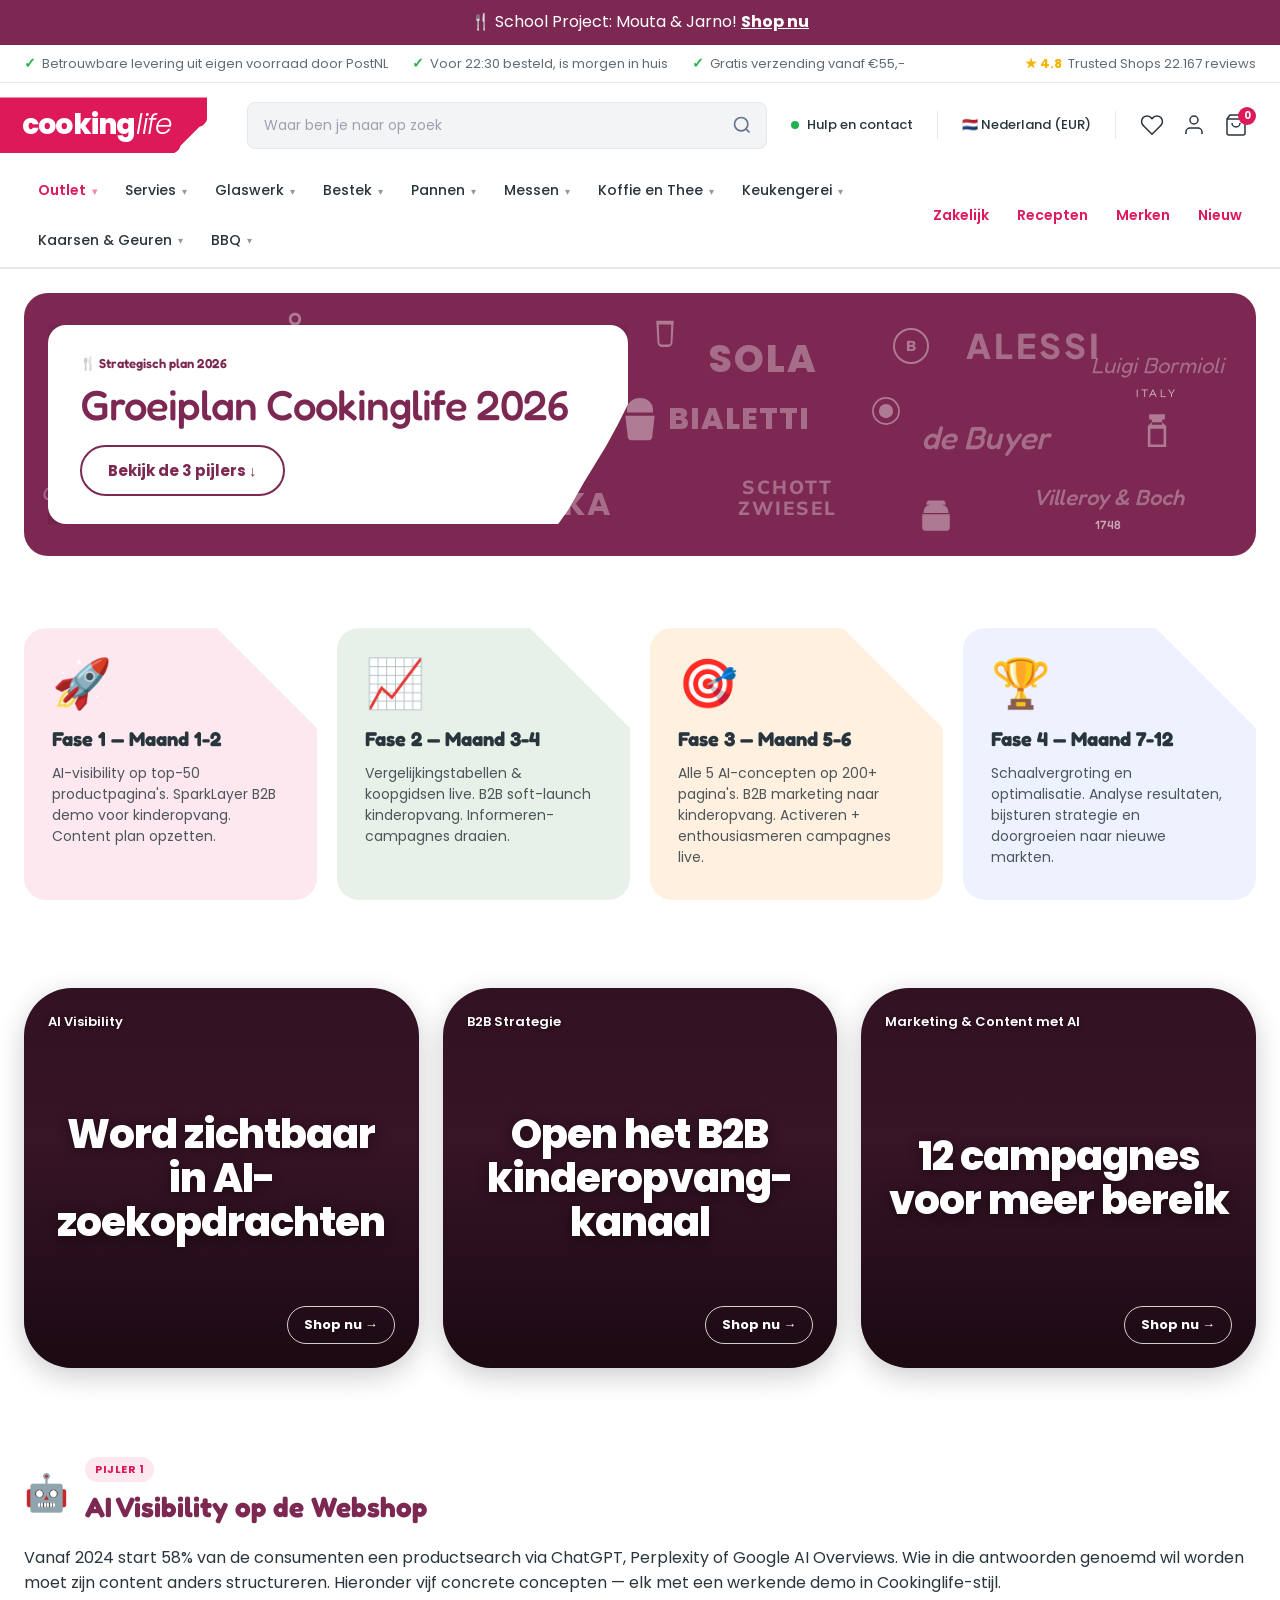
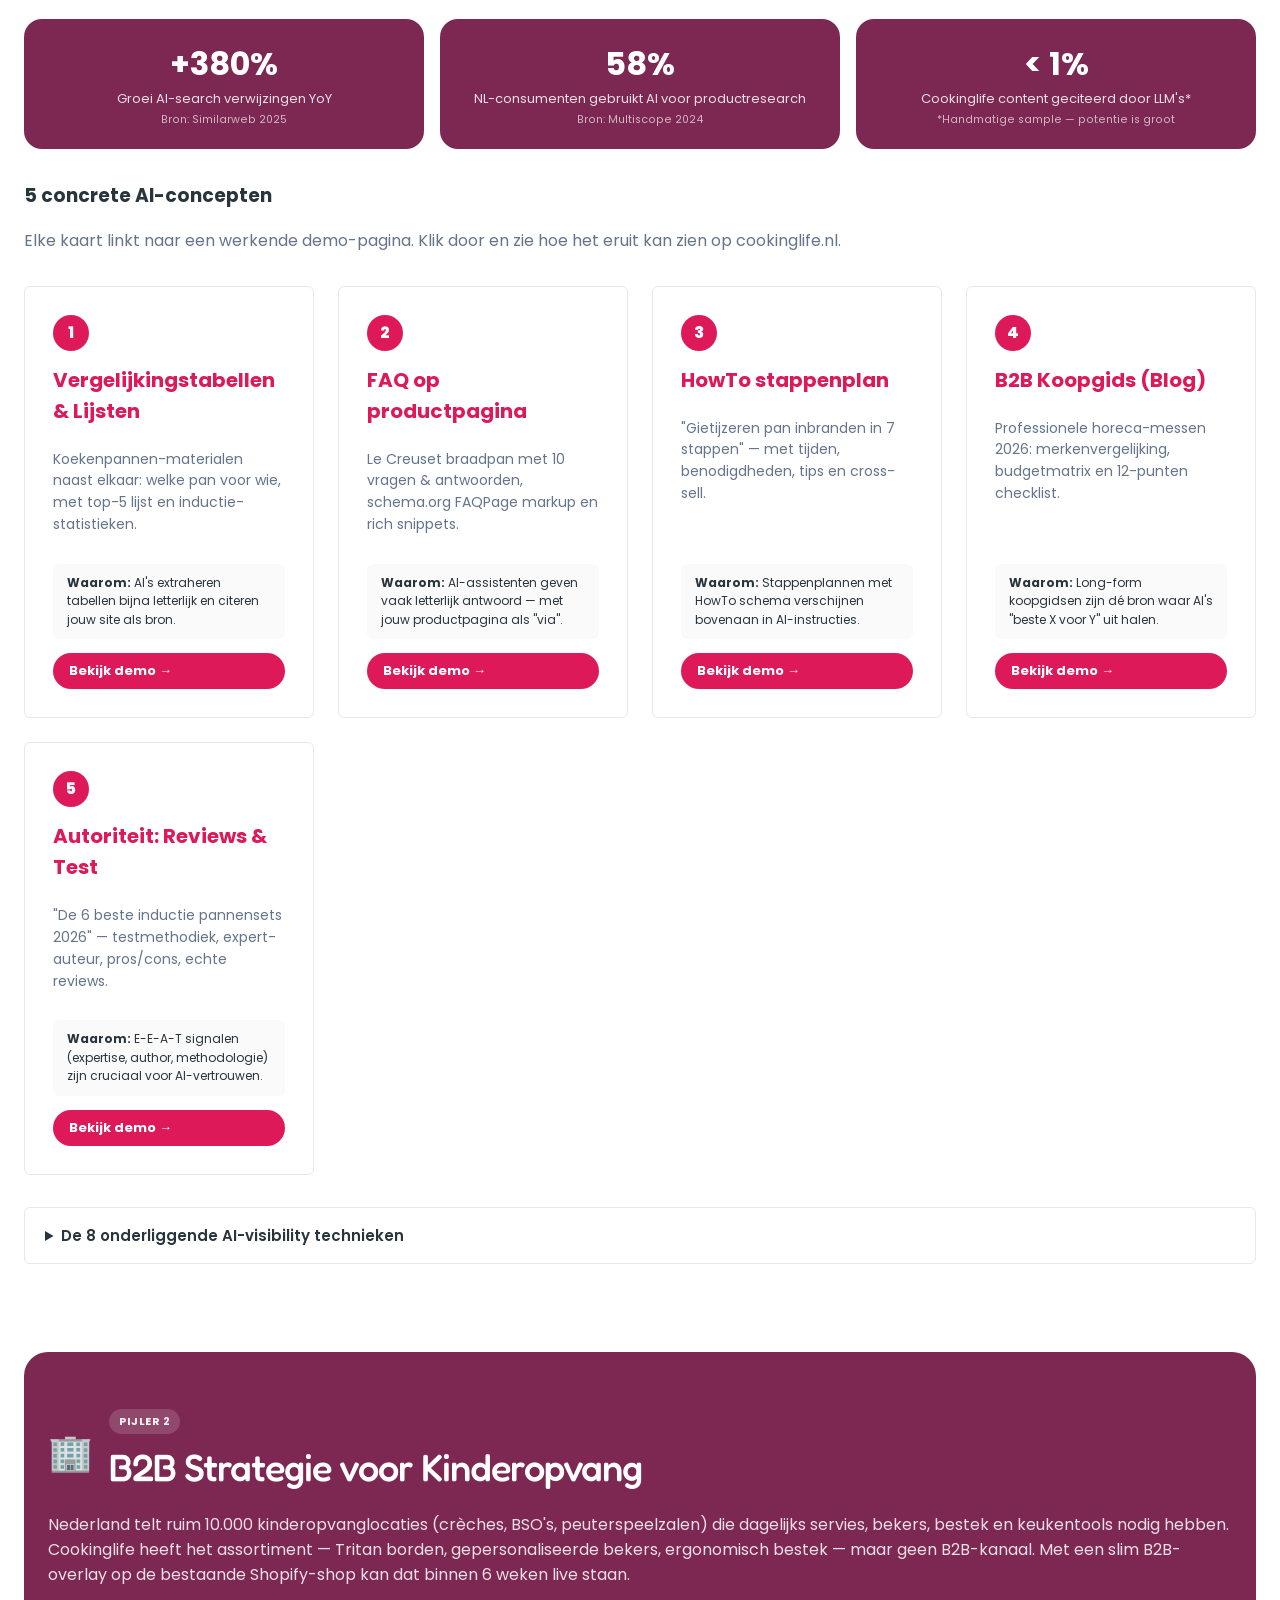
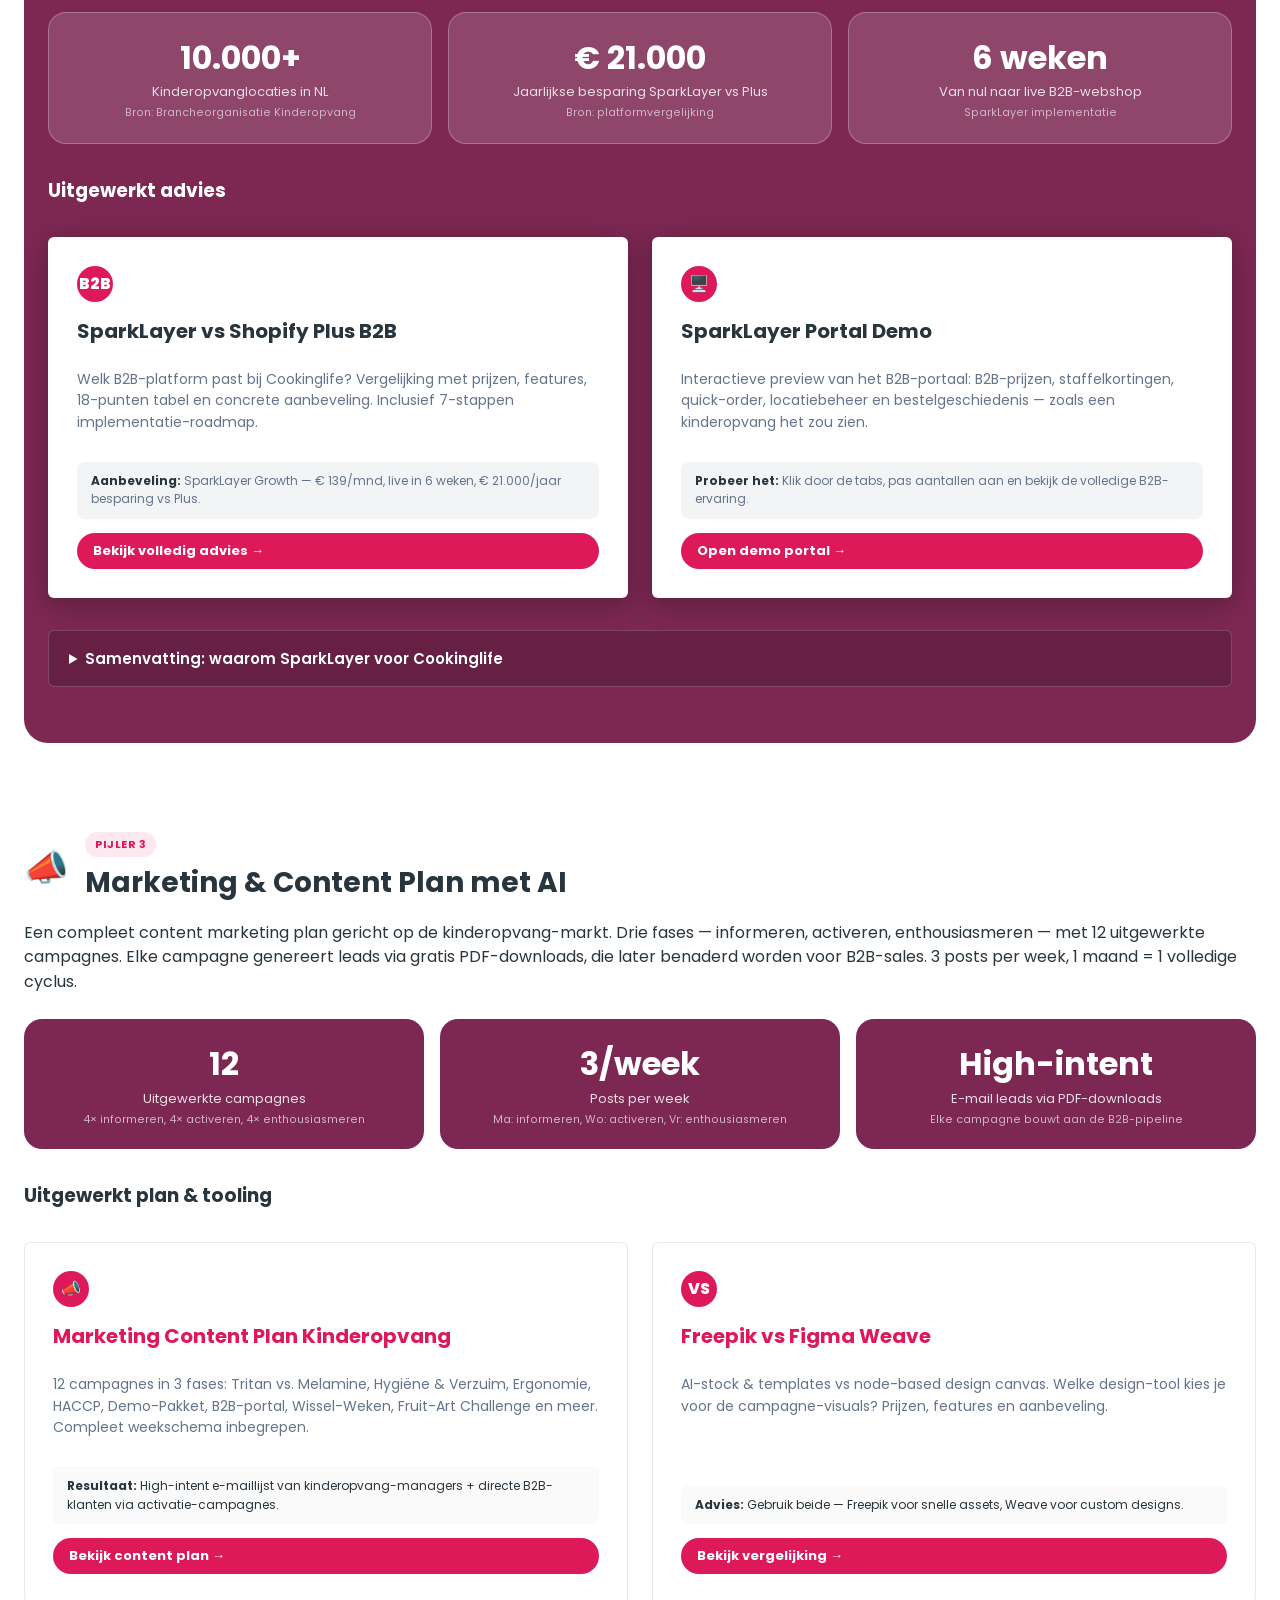
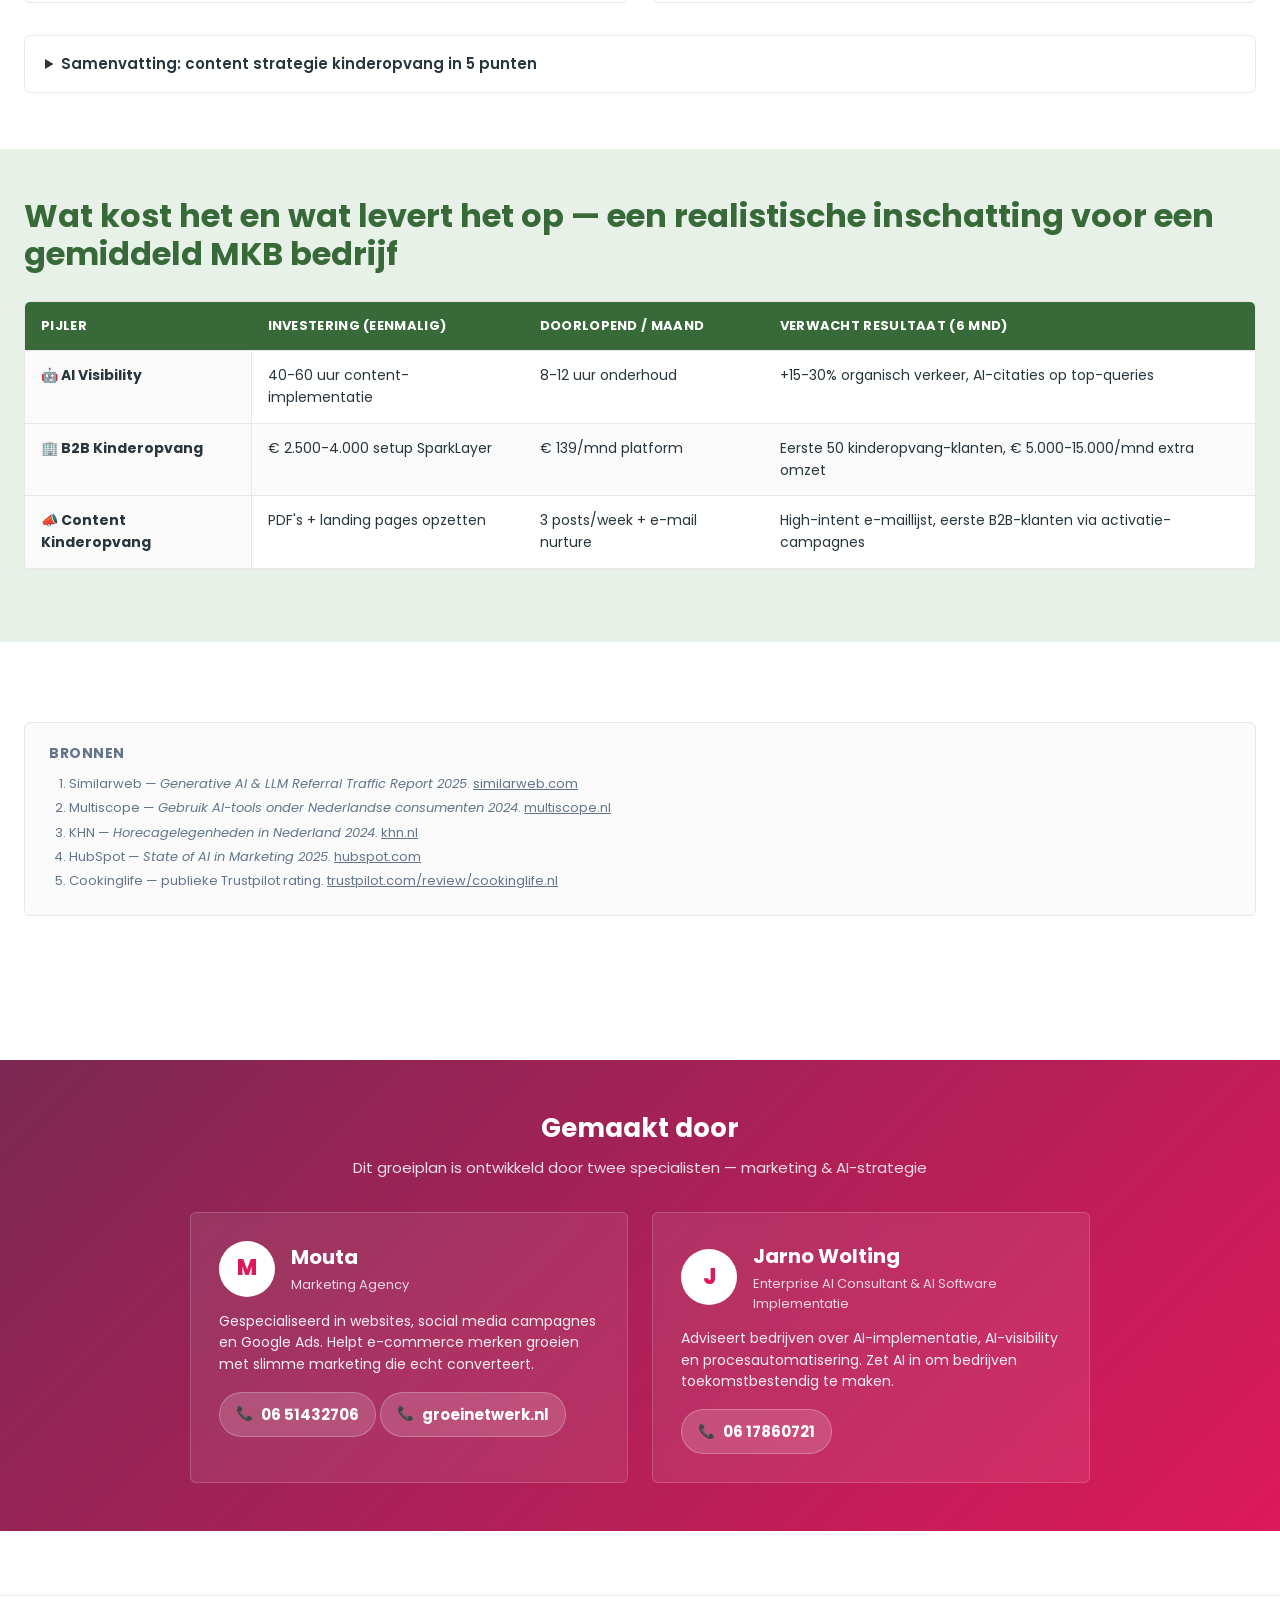
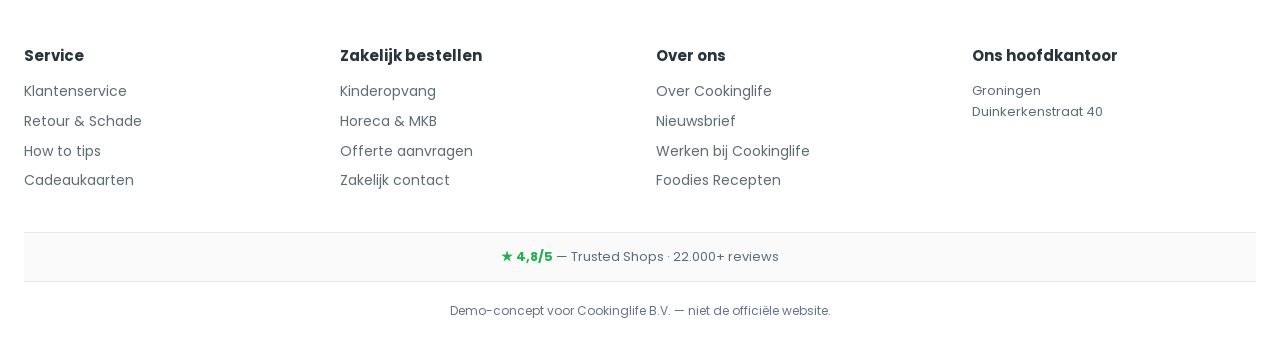
<file: index.html>
<!doctype html>
<html lang="nl">
<head>
  <meta charset="utf-8">
  <meta name="viewport" content="width=device-width, initial-scale=1">
  <title>Groeiplan Cookinglife 2026 — AI, B2B & Content Strategie</title>
  <meta name="description" content="Compleet strategisch plan voor Cookinglife: AI-visibility op de webshop, B2B-strategie voor horeca, en een marketing content plan met AI-tools. Drie pijlers, concrete uitwerking.">
  <link rel="stylesheet" href="assets/style.css">
  <link rel="preconnect" href="https://fonts.googleapis.com">
  <link href="https://fonts.googleapis.com/css2?family=Poppins:wght@400;500;600;700;800&family=Mulish:wght@700;800;900&family=Plus+Jakarta+Sans:wght@700;800&family=Fredoka:wght@400;500;600;700&display=swap" rel="stylesheet">
  <style>
    .cl-pillar-grid { display: grid; grid-template-columns: repeat(3, 1fr); gap: 24px; margin-top: 32px; }
    .cl-pillar-icon { font-size: 48px; margin-bottom: 12px; }
    .cl-pillar-card p { color: var(--cl-muted); font-size: 14px; margin: 0 0 16px; }
    .cl-pillar-tag { display: inline-block; font-size: 11px; font-weight: 700; text-transform: uppercase; letter-spacing: 0.5px; padding: 4px 10px; border-radius: 99px; }

    .cl-roadmap { display: grid; grid-template-columns: repeat(3, 1fr); gap: 0; margin-top: 32px; position: relative; }
    .cl-roadmap::before { content: ''; position: absolute; top: 40px; left: 10%; right: 10%; height: 3px; background: var(--cl-border); z-index: 0; }
    .cl-roadmap-phase { text-align: center; position: relative; z-index: 1; padding: 0 16px; }
    .cl-roadmap-dot { width: 24px; height: 24px; border-radius: 50%; margin: 28px auto 16px; border: 3px solid #fff; box-shadow: 0 0 0 2px var(--cl-border); }
    .cl-roadmap-phase h4 { font-size: 15px; margin: 0 0 4px; }
    .cl-roadmap-phase p { font-size: 13px; color: var(--cl-muted); margin: 0; }

    .cl-pijler-section { padding: 56px 0; }
    .cl-pijler-header { display: flex; align-items: center; gap: 16px; margin-bottom: 8px; }
    .cl-pijler-header .cl-pijler-icon { font-size: 36px; }
    .cl-pijler-header h2 { margin: 0; font-size: 28px; }

    .cl-impact-row { display: grid; grid-template-columns: repeat(3, 1fr); gap: 16px; margin: 24px 0; }
    .cl-impact-item { background: var(--cl-promo); border-radius: 18px; padding: 20px 16px; text-align: center; }
    .cl-impact-item .num { font-size: 32px; font-weight: 700; color: #fff; }
    .cl-impact-item .lbl { font-size: 13px; color: rgba(255,255,255,0.85); }
    .cl-impact-item small { color: rgba(255,255,255,0.65); }

    @media (max-width: 800px) {
      .cl-pillar-grid { grid-template-columns: 1fr; }
      .cl-roadmap { grid-template-columns: 1fr; gap: 24px; }
      .cl-roadmap::before { display: none; }
      .cl-impact-row { grid-template-columns: 1fr; }
    }
  </style>
</head>
<body>

<!-- ======================= PROMO BAR ======================= -->
<div class="cl-promobar">
  <div class="cl-container">🍴 School Project: Mouta & Jarno! <a href="#">Shop nu</a></div>
</div>

<!-- ======================= USP BAR ======================= -->
<div class="cl-topbar">
  <div class="cl-container">
    <div class="cl-topbar-usps">
      <span>Betrouwbare levering uit eigen voorraad door PostNL</span>
      <span>Voor 22:30 besteld, is morgen in huis</span>
      <span>Gratis verzending vanaf €55,-</span>
    </div>
    <div class="cl-topbar-trust">
      <span class="cl-trust-star">★ 4.8</span> Trusted Shops 22.167 reviews
    </div>
  </div>
</div>

<!-- ======================= HEADER ======================= -->
<header class="cl-header">
  <div class="cl-container cl-header-inner">
    <a href="index.html" class="cl-logo">cooking<span>life</span></a>
    <form class="cl-search" onsubmit="return false">
      <input type="text" placeholder="Waar ben je naar op zoek">
      <button type="submit"><svg viewBox="0 0 24 24" width="20" height="20" fill="none" stroke="currentColor" stroke-width="2"><circle cx="11" cy="11" r="8"/><path d="m21 21-4.3-4.3"/></svg></button>
    </form>
    <a href="#" class="cl-help-link"><span class="cl-help-dot"></span>Hulp en contact</a>
    <div class="cl-header-divider"></div>
    <div class="cl-country">🇳🇱 Nederland (EUR)</div>
    <div class="cl-header-divider"></div>
    <nav class="cl-header-actions" aria-label="Account en winkelmand">
      <a href="#" aria-label="Verlanglijst"><svg viewBox="0 0 24 24"><path d="M20.84 4.61a5.5 5.5 0 0 0-7.78 0L12 5.67l-1.06-1.06a5.5 5.5 0 0 0-7.78 7.78l1.06 1.06L12 21.23l7.78-7.78 1.06-1.06a5.5 5.5 0 0 0 0-7.78z"/></svg></a>
      <a href="#" aria-label="Account"><svg viewBox="0 0 24 24"><path d="M20 21v-2a4 4 0 0 0-4-4H8a4 4 0 0 0-4 4v2"/><circle cx="12" cy="7" r="4"/></svg></a>
      <a href="#" aria-label="Winkelmand"><svg viewBox="0 0 24 24"><path d="M6 2 3 6v14a2 2 0 0 0 2 2h14a2 2 0 0 0 2-2V6l-3-4z"/><line x1="3" y1="6" x2="21" y2="6"/><path d="M16 10a4 4 0 0 1-8 0"/></svg><span class="cl-cart-count">0</span></a>
    </nav>
  </div>
  <nav class="cl-nav" aria-label="Hoofdnavigatie">
    <div class="cl-container">
      <ul>
        <li><a href="#" class="sale">Outlet <span class="nav-chevron">▾</span></a></li>
        <li><a href="#">Servies <span class="nav-chevron">▾</span></a></li>
        <li><a href="#">Glaswerk <span class="nav-chevron">▾</span></a></li>
        <li><a href="#">Bestek <span class="nav-chevron">▾</span></a></li>
        <li><a href="#">Pannen <span class="nav-chevron">▾</span></a></li>
        <li><a href="#">Messen <span class="nav-chevron">▾</span></a></li>
        <li><a href="#">Koffie en Thee <span class="nav-chevron">▾</span></a></li>
        <li><a href="#">Keukengerei <span class="nav-chevron">▾</span></a></li>
        <li><a href="#">Kaarsen &amp; Geuren <span class="nav-chevron">▾</span></a></li>
        <li><a href="#">BBQ <span class="nav-chevron">▾</span></a></li>
      </ul>
      <div class="cl-nav-special">
        <a href="9-sparklayer-demo.html">Zakelijk</a>
        <a href="#">Recepten</a>
        <a href="#">Merken</a>
        <a href="#">Nieuw</a>
      </div>
    </div>
  </nav>
</header>

<!-- ======================= HERO ======================= -->
<section class="cl-hero cl-section-dark">
  <div class="cl-hero-logos" aria-hidden="true">
    <span class="cl-brand-logo" style="top:22%;left:12%;font-family:'Poppins',sans-serif;font-weight:300;font-size:36px;letter-spacing:-1px;">sambonet</span>
    <span class="cl-brand-logo" style="top:78%;left:18%;font-family:'Mulish',sans-serif;font-weight:900;font-size:30px;letter-spacing:3px;">RIEDEL</span>
    <span class="cl-brand-logo" style="top:18%;left:42%;font-family:'Plus Jakarta Sans',sans-serif;font-weight:700;font-size:22px;letter-spacing:4px;">LEONARDO</span>
    <span class="cl-brand-logo" style="top:52%;left:40%;font-family:'Fredoka',sans-serif;font-weight:500;font-size:30px;letter-spacing:2px;text-align:center;line-height:1.05;">MAISON<br><strong style="font-weight:800;">BERGER</strong><br><small style="font-size:14px;font-weight:600;">PARIS</small></span>
    <span class="cl-brand-logo" style="top:25%;left:60%;font-family:'Poppins',sans-serif;font-weight:800;font-size:38px;letter-spacing:2px;">SOLA</span>
    <span class="cl-brand-logo" style="top:20%;left:82%;font-family:'Plus Jakarta Sans',sans-serif;font-weight:800;font-size:34px;letter-spacing:3px;">ALESSI</span>
    <span class="cl-brand-logo" style="top:55%;left:78%;font-family:'Fredoka',sans-serif;font-weight:500;font-size:32px;font-style:italic;">de Buyer</span>
    <span class="cl-brand-logo" style="top:48%;left:22%;font-family:'Mulish',sans-serif;font-weight:700;font-size:17px;letter-spacing:3px;line-height:1.15;text-align:center;">ASA<br>SELECTION<br><small style="font-size:10px;">GERMANY</small></span>
    <span class="cl-brand-logo" style="top:80%;left:44%;font-family:'Poppins',sans-serif;font-weight:700;font-size:32px;letter-spacing:2px;">BEKA</span>
    <span class="cl-brand-logo" style="top:32%;left:92%;font-family:'Fredoka',sans-serif;font-weight:400;font-size:22px;font-style:italic;text-align:center;line-height:1.1;">Luigi Bormioli<br><small style="font-size:11px;font-style:normal;letter-spacing:3px;">ITALY</small></span>
    <span class="cl-brand-logo" style="top:78%;left:62%;font-family:'Mulish',sans-serif;font-weight:800;font-size:19px;letter-spacing:2px;line-height:1.1;text-align:center;">SCHOTT<br>ZWIESEL</span>
    <span class="cl-brand-logo" style="top:82%;left:88%;font-family:'Fredoka',sans-serif;font-weight:500;font-size:22px;font-style:italic;text-align:center;line-height:1.1;">Villeroy &amp; Boch<br><small style="font-size:12px;font-style:normal;">1748</small></span>
    <span class="cl-brand-logo" style="top:48%;left:58%;font-family:'Poppins',sans-serif;font-weight:800;font-size:30px;letter-spacing:1px;">BIALETTI</span>
    <span class="cl-brand-logo" style="top:22%;left:30%;font-family:'Plus Jakarta Sans',sans-serif;font-weight:700;font-size:20px;letter-spacing:2px;line-height:1.15;text-align:center;">Salt &amp; Pepper<br><small style="font-size:10px;font-weight:400;">STAINLESS-INOX</small></span>
    <span class="cl-brand-logo" style="top:55%;left:8%;font-family:'Fredoka',sans-serif;font-weight:500;font-size:24px;text-align:center;line-height:1.05;">Studio<br><strong style="font-weight:800;letter-spacing:3px;">TAVOLA</strong></span>
    <span class="cl-brand-logo" style="top:80%;left:8%;font-family:'Fredoka',sans-serif;font-weight:400;font-size:20px;font-style:italic;text-align:center;line-height:1.1;">Chef &amp; Sommelier<br><small style="font-size:11px;font-style:normal;letter-spacing:3px;">FRANCE</small></span>

    <!-- SVG logo-iconen: kookgerei -->
    <span class="cl-brand-logo cl-brand-icon" style="top:15%;left:22%;">
      <svg viewBox="0 0 64 64" width="44" height="44" fill="currentColor"><path d="M32 4c-5 0-9 4-9 9 0 4 2 7 5 9v30h-6v4h20v-4h-6V22c3-2 5-5 5-9 0-5-4-9-9-9zm0 4c3 0 5 2 5 5s-2 5-5 5-5-2-5-5 2-5 5-5z"/></svg>
    </span>
    <span class="cl-brand-logo cl-brand-icon" style="top:48%;left:50%;">
      <svg viewBox="0 0 64 64" width="52" height="52" fill="currentColor"><path d="M16 20c0-8 7-14 16-14s16 6 16 14v4H16v-4zm-2 8h36l-3 26c0 2-2 4-4 4H21c-2 0-4-2-4-4l-3-26z"/></svg>
    </span>
    <span class="cl-brand-logo cl-brand-icon" style="top:20%;left:72%;">
      <svg viewBox="0 0 64 64" width="42" height="42" fill="currentColor"><circle cx="32" cy="32" r="26" fill="none" stroke="currentColor" stroke-width="3"/><text x="32" y="40" text-anchor="middle" font-family="Mulish,sans-serif" font-weight="900" font-size="22" fill="currentColor">B</text></svg>
    </span>
    <span class="cl-brand-logo cl-brand-icon" style="top:80%;left:30%;">
      <svg viewBox="0 0 64 64" width="46" height="32" fill="currentColor"><path d="M8 24h42v4c0 10-9 18-21 18s-21-8-21-18v-4zm44 2h8v10h-8zM10 48h42v4H10z"/></svg>
    </span>
    <span class="cl-brand-logo cl-brand-icon" style="top:52%;left:92%;">
      <svg viewBox="0 0 64 64" width="42" height="42" fill="currentColor"><path d="M20 8h24v8h-4v4l6 6v32H18V26l6-6v-4h-4V8zm4 12v4h16v-4H24zm-2 10v24h20V30H22z"/></svg>
    </span>
    <span class="cl-brand-logo cl-brand-icon" style="top:15%;left:52%;">
      <svg viewBox="0 0 64 64" width="40" height="40" fill="currentColor"><path d="M18 14h28l-2 34c0 4-3 8-7 8H27c-4 0-7-4-7-8l-2-34zm4 6l1 28c0 2 1 4 3 4h12c2 0 3-2 3-4l1-28H22z"/></svg>
    </span>
    <span class="cl-brand-logo cl-brand-icon" style="top:85%;left:74%;">
      <svg viewBox="0 0 64 64" width="44" height="44" fill="currentColor"><path d="M12 28h40v20c0 2-2 4-4 4H16c-2 0-4-2-4-4V28zm2-4c0-6 5-10 12-10h12c7 0 12 4 12 10v2H14v-2zm4-12l2-4h24l2 4v2H18v-2z"/></svg>
    </span>
    <span class="cl-brand-logo cl-brand-icon" style="top:45%;left:70%;">
      <svg viewBox="0 0 64 64" width="38" height="38" fill="currentColor"><circle cx="32" cy="32" r="22" fill="none" stroke="currentColor" stroke-width="3"/><circle cx="32" cy="32" r="12" fill="currentColor"/></svg>
    </span>
  </div>
  <div class="cl-container" style="position:relative;z-index:2;">
    <div class="cl-white-card cl-white-card-narrow">
      <p style="margin:0 0 10px;color:var(--cl-promo);font-size:13px;font-weight:600;font-family:'Fredoka',sans-serif;">🍴 Strategisch plan 2026</p>
      <h1 style="margin:0 0 18px;font-size:42px;font-weight:500;letter-spacing:-1px;line-height:1.05;color:var(--cl-promo);font-family:'Fredoka',sans-serif;">Groeiplan Cookinglife 2026</h1>
      <a href="#drie-pijlers" class="cl-btn cl-btn-outline" style="color:var(--cl-promo);border-color:var(--cl-promo);">Bekijk de 3 pijlers ↓</a>
    </div>
  </div>
</section>

<!-- ======================= ROADMAP ======================= -->
<section class="cl-section" style="padding:32px 0;">
  <div class="cl-container">
    <div class="cl-roadmap-cards" style="grid-template-columns:repeat(4,1fr);">
      <div class="cl-roadmap-tile" style="background:#FDE8EF;">
        <div class="cl-roadmap-tile-icon">🚀</div>
        <h4>Fase 1 — Maand 1-2</h4>
        <p>AI-visibility op top-50 productpagina's. SparkLayer B2B demo voor kinderopvang. Content plan opzetten.</p>
      </div>
      <div class="cl-roadmap-tile" style="background:#E7F1E8;">
        <div class="cl-roadmap-tile-icon">📈</div>
        <h4>Fase 2 — Maand 3-4</h4>
        <p>Vergelijkingstabellen & koopgidsen live. B2B soft-launch kinderopvang. Informeren-campagnes draaien.</p>
      </div>
      <div class="cl-roadmap-tile" style="background:#FFF0E0;">
        <div class="cl-roadmap-tile-icon">🎯</div>
        <h4>Fase 3 — Maand 5-6</h4>
        <p>Alle 5 AI-concepten op 200+ pagina's. B2B marketing naar kinderopvang. Activeren + enthousiasmeren campagnes live.</p>
      </div>
      <div class="cl-roadmap-tile" style="background:#EEF2FF;">
        <div class="cl-roadmap-tile-icon">🏆</div>
        <h4>Fase 4 — Maand 7-12</h4>
        <p>Schaalvergroting en optimalisatie. Analyse resultaten, bijsturen strategie en doorgroeien naar nieuwe markten.</p>
      </div>
    </div>
  </div>
</section>

<!-- ======================= DRIE PIJLERS OVERZICHT ======================= -->
<section class="cl-section" id="drie-pijlers" style="padding:24px 0 32px;">
  <div class="cl-container">
    <div class="cl-pillar-grid">

      <a href="#pijler-ai" class="cl-pillar-card" style="background-image:url('https://images.unsplash.com/photo-1565299624946-b28f40a0ae38?w=1200&auto=format&fit=crop&q=80');">
        <span class="cl-pillar-label">AI Visibility</span>
        <div>
          <h3>Word zichtbaar in AI-zoekopdrachten</h3>
          <div class="cl-pillar-bottom">
            <span class="cl-btn cl-btn-sm" style="background:transparent;color:#fff;border:1.5px solid rgba(255,255,255,0.8);">Shop nu →</span>
          </div>
        </div>
      </a>

      <a href="#pijler-b2b" class="cl-pillar-card" style="background-image:url('https://images.unsplash.com/photo-1596464716127-f2a82984de30?w=1200&auto=format&fit=crop&q=80');">
        <span class="cl-pillar-label">B2B Strategie</span>
        <div>
          <h3>Open het B2B kinderopvang-kanaal</h3>
          <div class="cl-pillar-bottom">
            <span class="cl-btn cl-btn-sm" style="background:transparent;color:#fff;border:1.5px solid rgba(255,255,255,0.8);">Shop nu →</span>
          </div>
        </div>
      </a>

      <a href="#pijler-content" class="cl-pillar-card" style="background-image:url('https://images.unsplash.com/photo-1600891964092-4316c288032e?w=1200&auto=format&fit=crop&q=80');">
        <span class="cl-pillar-label">Marketing &amp; Content met AI</span>
        <div>
          <h3>12 campagnes voor meer bereik</h3>
          <div class="cl-pillar-bottom">
            <span class="cl-btn cl-btn-sm" style="background:transparent;color:#fff;border:1.5px solid rgba(255,255,255,0.8);">Shop nu →</span>
          </div>
        </div>
      </a>

    </div>
  </div>
</section>

<!-- =====================================================================
     PIJLER 1 — AI VISIBILITY
     ===================================================================== -->
<section class="cl-pijler-section" id="pijler-ai">
  <div class="cl-container">
    <div class="cl-pijler-header">
      <span class="cl-pijler-icon">🤖</span>
      <div>
        <span class="cl-pillar-tag" style="background:#FDE8EF;color:var(--cl-pink);margin-bottom:4px;">Pijler 1</span>
        <h2 style="color:var(--cl-promo);font-family:'Fredoka',sans-serif;font-weight:700;">AI Visibility op de Webshop</h2>
      </div>
    </div>
    <p>Vanaf 2024 start 58% van de consumenten een productsearch via ChatGPT, Perplexity of Google AI Overviews. Wie in die antwoorden genoemd wil worden moet zijn content anders structureren. Hieronder vijf concrete concepten — elk met een werkende demo in Cookinglife-stijl.</p>

    <div class="cl-impact-row">
      <div class="cl-impact-item">
        <div class="num">+380%</div>
        <div class="lbl">Groei AI-search verwijzingen YoY<br><small>Bron: Similarweb 2025</small></div>
      </div>
      <div class="cl-impact-item">
        <div class="num">58%</div>
        <div class="lbl">NL-consumenten gebruikt AI voor productresearch<br><small>Bron: Multiscope 2024</small></div>
      </div>
      <div class="cl-impact-item">
        <div class="num">&lt; 1%</div>
        <div class="lbl">Cookinglife content geciteerd door LLM's*<br><small>*Handmatige sample — potentie is groot</small></div>
      </div>
    </div>

    <h3 style="margin-top:32px;">5 concrete AI-concepten</h3>
    <p style="color:var(--cl-muted);margin-bottom:16px;">Elke kaart linkt naar een werkende demo-pagina. Klik door en zie hoe het eruit kan zien op cookinglife.nl.</p>

    <div class="cl-concept-grid">

      <a href="1-vergelijkingstabel.html" class="cl-concept-card">
        <div class="cl-concept-num">1</div>
        <h3>Vergelijkingstabellen &amp; Lijsten</h3>
        <p>Koekenpannen-materialen naast elkaar: welke pan voor wie, met top-5 lijst en inductie-statistieken.</p>
        <div class="cl-concept-why"><strong>Waarom:</strong> AI's extraheren tabellen bijna letterlijk en citeren jouw site als bron.</div>
        <span class="cl-btn cl-btn-sm">Bekijk demo →</span>
      </a>

      <a href="2-productpagina-faq.html" class="cl-concept-card">
        <div class="cl-concept-num">2</div>
        <h3>FAQ op productpagina</h3>
        <p>Le Creuset braadpan met 10 vragen &amp; antwoorden, schema.org FAQPage markup en rich snippets.</p>
        <div class="cl-concept-why"><strong>Waarom:</strong> AI-assistenten geven vaak letterlijk antwoord — met jouw productpagina als "via".</div>
        <span class="cl-btn cl-btn-sm">Bekijk demo →</span>
      </a>

      <a href="3-howto-gebruik.html" class="cl-concept-card">
        <div class="cl-concept-num">3</div>
        <h3>HowTo stappenplan</h3>
        <p>"Gietijzeren pan inbranden in 7 stappen" — met tijden, benodigdheden, tips en cross-sell.</p>
        <div class="cl-concept-why"><strong>Waarom:</strong> Stappenplannen met HowTo schema verschijnen bovenaan in AI-instructies.</div>
        <span class="cl-btn cl-btn-sm">Bekijk demo →</span>
      </a>

      <a href="4-b2b-koopgids.html" class="cl-concept-card">
        <div class="cl-concept-num">4</div>
        <h3>B2B Koopgids (Blog)</h3>
        <p>Professionele horeca-messen 2026: merkenvergelijking, budgetmatrix en 12-punten checklist.</p>
        <div class="cl-concept-why"><strong>Waarom:</strong> Long-form koopgidsen zijn dé bron waar AI's "beste X voor Y" uit halen.</div>
        <span class="cl-btn cl-btn-sm">Bekijk demo →</span>
      </a>

      <a href="5-autoriteit-review-blog.html" class="cl-concept-card">
        <div class="cl-concept-num">5</div>
        <h3>Autoriteit: Reviews &amp; Test</h3>
        <p>"De 6 beste inductie pannensets 2026" — testmethodiek, expert-auteur, pros/cons, echte reviews.</p>
        <div class="cl-concept-why"><strong>Waarom:</strong> E-E-A-T signalen (expertise, author, methodologie) zijn cruciaal voor AI-vertrouwen.</div>
        <span class="cl-btn cl-btn-sm">Bekijk demo →</span>
      </a>

    </div>

    <!-- Technieken -->
    <details style="margin-top:32px;border:1px solid var(--cl-border);border-radius:var(--cl-radius);padding:16px 20px;">
      <summary style="font-weight:600;cursor:pointer;font-size:15px;">De 8 onderliggende AI-visibility technieken</summary>
      <ol class="cl-checklist" style="margin-top:16px;">
        <li>Direct antwoord in de eerste zin (antwoord eerst, context daarna)</li>
        <li>Gestructureerde HTML-semantiek (&lt;table&gt;, &lt;ol&gt;, &lt;dl&gt;, &lt;article&gt;)</li>
        <li>Schema.org JSON-LD per pagina-type (Product, FAQPage, HowTo, Article, Review)</li>
        <li>Korte alinea's: maximaal 3 zinnen</li>
        <li>Cijfers met expliciete bronvermelding en linken</li>
        <li>Herkenbare entity-naming (merk + exact modelnummer)</li>
        <li>E-E-A-T signalen: auteur, datum, methodologie, echte reviews</li>
        <li>Letterlijk Q&amp;A format: vraag → direct antwoord</li>
      </ol>
    </details>

  </div>
</section>

<!-- =====================================================================
     PIJLER 2 — B2B STRATEGIE
     ===================================================================== -->
<section class="cl-pijler-section cl-section-dark" id="pijler-b2b">
  <div class="cl-container">
    <div style="margin:0 0 24px;">
      <div class="cl-pijler-header">
        <span class="cl-pijler-icon">🏢</span>
        <div>
          <span class="cl-pillar-tag" style="background:rgba(255,255,255,0.20);color:#fff;margin-bottom:4px;">Pijler 2</span>
          <h2 style="margin:0;color:#fff;font-family:'Fredoka',sans-serif;font-weight:500;font-size:38px;letter-spacing:-1px;">B2B Strategie voor Kinderopvang</h2>
        </div>
      </div>
      <p style="margin-bottom:0;color:rgba(255,255,255,0.85);">Nederland telt ruim 10.000 kinderopvanglocaties (crèches, BSO's, peuterspeelzalen) die dagelijks servies, bekers, bestek en keukentools nodig hebben. Cookinglife heeft het assortiment — Tritan borden, gepersonaliseerde bekers, ergonomisch bestek — maar geen B2B-kanaal. Met een slim B2B-overlay op de bestaande Shopify-shop kan dat binnen 6 weken live staan.</p>
    </div>

    <div class="cl-impact-row">
      <div class="cl-impact-item">
        <div class="num">10.000+</div>
        <div class="lbl">Kinderopvanglocaties in NL<br><small>Bron: Brancheorganisatie Kinderopvang</small></div>
      </div>
      <div class="cl-impact-item">
        <div class="num">€ 21.000</div>
        <div class="lbl">Jaarlijkse besparing SparkLayer vs Plus<br><small>Bron: platformvergelijking</small></div>
      </div>
      <div class="cl-impact-item">
        <div class="num">6 weken</div>
        <div class="lbl">Van nul naar live B2B-webshop<br><small>SparkLayer implementatie</small></div>
      </div>
    </div>

    <h3 style="margin-top:32px;">Uitgewerkt advies</h3>
    <div class="cl-concept-grid" style="grid-template-columns: repeat(auto-fit, minmax(280px, 1fr));">
      <a href="6-b2b-platform-keuze.html" class="cl-concept-card">
        <div class="cl-concept-num" style="background:var(--cl-pink);">B2B</div>
        <h3>SparkLayer vs Shopify Plus B2B</h3>
        <p>Welk B2B-platform past bij Cookinglife? Vergelijking met prijzen, features, 18-punten tabel en concrete aanbeveling. Inclusief 7-stappen implementatie-roadmap.</p>
        <div class="cl-concept-why"><strong>Aanbeveling:</strong> SparkLayer Growth — € 139/mnd, live in 6 weken, € 21.000/jaar besparing vs Plus.</div>
        <span class="cl-btn cl-btn-sm" style="background:var(--cl-pink);">Bekijk volledig advies →</span>
      </a>

      <a href="9-sparklayer-demo.html" class="cl-concept-card">
        <div class="cl-concept-num" style="background:var(--cl-pink);">🖥️</div>
        <h3>SparkLayer Portal Demo</h3>
        <p>Interactieve preview van het B2B-portaal: B2B-prijzen, staffelkortingen, quick-order, locatiebeheer en bestelgeschiedenis — zoals een kinderopvang het zou zien.</p>
        <div class="cl-concept-why"><strong>Probeer het:</strong> Klik door de tabs, pas aantallen aan en bekijk de volledige B2B-ervaring.</div>
        <span class="cl-btn cl-btn-sm" style="background:var(--cl-pink);">Open demo portal →</span>
      </a>
    </div>

    <!-- B2B Kernpunten -->
    <details style="margin-top:24px;border:1px solid var(--cl-border);border-radius:var(--cl-radius);padding:16px 20px;">
      <summary style="font-weight:600;cursor:pointer;font-size:15px;">Samenvatting: waarom SparkLayer voor Cookinglife</summary>
      <div style="margin-top:16px;">
        <ol class="cl-checklist">
          <li><strong>Werkt op huidige Shopify-plan</strong> — geen migratie naar Plus nodig (bespaart € 2.000/mnd)</li>
          <li><strong>B2B-prijslijsten per klantgroep</strong> — kinderopvang, BSO, peuterspeelzaal elk eigen kortingsmatrix</li>
          <li><strong>Bestellijsten &amp; quick-order</strong> — locatiemanagers bestellen in 30 seconden hun vaste assortiment</li>
          <li><strong>Netto-prijzen &amp; btw-logica</strong> — automatisch excl. btw voor B2B-klanten</li>
          <li><strong>6 weken live</strong> — geen herbouw van de webshop, overlay op bestaande theme</li>
        </ol>
      </div>
    </details>

  </div>
</section>

<!-- =====================================================================
     PIJLER 3 — MARKETING CONTENT MET AI
     ===================================================================== -->
<section class="cl-pijler-section" id="pijler-content">
  <div class="cl-container">
    <div class="cl-pijler-header">
      <span class="cl-pijler-icon">📣</span>
      <div>
        <span class="cl-pillar-tag" style="background:#FDE8EF;color:var(--cl-pink);margin-bottom:4px;">Pijler 3</span>
        <h2>Marketing &amp; Content Plan met AI</h2>
      </div>
    </div>
    <p>Een compleet content marketing plan gericht op de kinderopvang-markt. Drie fases — informeren, activeren, enthousiasmeren — met 12 uitgewerkte campagnes. Elke campagne genereert leads via gratis PDF-downloads, die later benaderd worden voor B2B-sales. 3 posts per week, 1 maand = 1 volledige cyclus.</p>

    <div class="cl-impact-row">
      <div class="cl-impact-item">
        <div class="num">12</div>
        <div class="lbl">Uitgewerkte campagnes<br><small>4× informeren, 4× activeren, 4× enthousiasmeren</small></div>
      </div>
      <div class="cl-impact-item">
        <div class="num">3/week</div>
        <div class="lbl">Posts per week<br><small>Ma: informeren, Wo: activeren, Vr: enthousiasmeren</small></div>
      </div>
      <div class="cl-impact-item">
        <div class="num">High-intent</div>
        <div class="lbl">E-mail leads via PDF-downloads<br><small>Elke campagne bouwt aan de B2B-pipeline</small></div>
      </div>
    </div>

    <h3 style="margin-top:32px;">Uitgewerkt plan &amp; tooling</h3>
    <div class="cl-concept-grid" style="grid-template-columns: repeat(auto-fit, minmax(280px, 1fr));">

      <a href="8-marketing-content-plan.html" class="cl-concept-card">
        <div class="cl-concept-num" style="background:var(--cl-pink);">📣</div>
        <h3>Marketing Content Plan Kinderopvang</h3>
        <p>12 campagnes in 3 fases: Tritan vs. Melamine, Hygiëne &amp; Verzuim, Ergonomie, HACCP, Demo-Pakket, B2B-portal, Wissel-Weken, Fruit-Art Challenge en meer. Compleet weekschema inbegrepen.</p>
        <div class="cl-concept-why"><strong>Resultaat:</strong> High-intent e-maillijst van kinderopvang-managers + directe B2B-klanten via activatie-campagnes.</div>
        <span class="cl-btn cl-btn-sm" style="background:var(--cl-pink);">Bekijk content plan →</span>
      </a>

      <a href="7-freepik-vs-weave.html" class="cl-concept-card">
        <div class="cl-concept-num" style="background:var(--cl-pink);">VS</div>
        <h3>Freepik vs Figma Weave</h3>
        <p>AI-stock &amp; templates vs node-based design canvas. Welke design-tool kies je voor de campagne-visuals? Prijzen, features en aanbeveling.</p>
        <div class="cl-concept-why"><strong>Advies:</strong> Gebruik beide — Freepik voor snelle assets, Weave voor custom designs.</div>
        <span class="cl-btn cl-btn-sm" style="background:var(--cl-pink);">Bekijk vergelijking →</span>
      </a>

    </div>

    <!-- Content Kernpunten -->
    <details style="margin-top:24px;border:1px solid var(--cl-border);border-radius:var(--cl-radius);padding:16px 20px;">
      <summary style="font-weight:600;cursor:pointer;font-size:15px;">Samenvatting: content strategie kinderopvang in 5 punten</summary>
      <div style="margin-top:16px;">
        <ol class="cl-checklist">
          <li><strong>Informeren bouwt vertrouwen</strong> — educatieve content over veiligheid (Tritan, HACCP, hygiëne) overtuigt ouders én managers</li>
          <li><strong>Lead-generatie via PDF-downloads</strong> — elke informeer-campagne levert high-intent e-mailadressen op voor sales</li>
          <li><strong>Activeren met lage drempel</strong> — demo-pakketten, makkelijke B2B-portal en wissel-weken maken de eerste stap klein</li>
          <li><strong>UGC content is king</strong> — echte kinderopvanglocaties die filmen en delen is de meest geloofwaardige marketing</li>
          <li><strong>3 posts per week, 1 maand = 1 cyclus</strong> — maandag informeren, woensdag activeren, vrijdag enthousiasmeren</li>
        </ol>
      </div>
    </details>

  </div>
</section>

<!-- ======================= SAMENVATTING / INVESTERING ======================= -->
<section class="cl-section" style="background:#E7F1E8;">
  <div class="cl-container">
    <div style="margin:0 0 28px;">
      <p style="margin:0;color:#376939;font-size:32px;font-weight:700;line-height:1.2;">Wat kost het en wat levert het op — een realistische inschatting voor een gemiddeld MKB bedrijf</p>
    </div>

    <div class="cl-table-wrap" style="margin-top:24px;"><table class="cl-comparison-table">
      <thead style="background:#376939;">
        <tr>
          <th>Pijler</th>
          <th>Investering (eenmalig)</th>
          <th>Doorlopend / maand</th>
          <th>Verwacht resultaat (6 mnd)</th>
        </tr>
      </thead>
      <tbody>
        <tr>
          <td><strong>🤖 AI Visibility</strong></td>
          <td>40-60 uur content-implementatie</td>
          <td>8-12 uur onderhoud</td>
          <td>+15-30% organisch verkeer, AI-citaties op top-queries</td>
        </tr>
        <tr>
          <td><strong>🏢 B2B Kinderopvang</strong></td>
          <td>€ 2.500-4.000 setup SparkLayer</td>
          <td>€ 139/mnd platform</td>
          <td>Eerste 50 kinderopvang-klanten, € 5.000-15.000/mnd extra omzet</td>
        </tr>
        <tr>
          <td><strong>📣 Content Kinderopvang</strong></td>
          <td>PDF's + landing pages opzetten</td>
          <td>3 posts/week + e-mail nurture</td>
          <td>High-intent e-maillijst, eerste B2B-klanten via activatie-campagnes</td>
        </tr>
      </tbody>
    </table></div>
  </div>
</section>

<!-- ======================= BRONNEN ======================= -->
<section class="cl-section">
  <div class="cl-container">
    <div class="cl-sources">
      <h4>Bronnen</h4>
      <ol>
        <li id="bron-1">Similarweb — <em>Generative AI &amp; LLM Referral Traffic Report 2025</em>. <a href="https://www.similarweb.com/blog/insights/ai-news/generative-ai-traffic-report/" target="_blank" rel="noopener">similarweb.com</a></li>
        <li id="bron-2">Multiscope — <em>Gebruik AI-tools onder Nederlandse consumenten 2024</em>. <a href="https://www.multiscope.nl/" target="_blank" rel="noopener">multiscope.nl</a></li>
        <li>KHN — <em>Horecagelegenheden in Nederland 2024</em>. <a href="https://www.khn.nl/" target="_blank" rel="noopener">khn.nl</a></li>
        <li>HubSpot — <em>State of AI in Marketing 2025</em>. <a href="https://www.hubspot.com/state-of-ai" target="_blank" rel="noopener">hubspot.com</a></li>
        <li>Cookinglife — publieke Trustpilot rating. <a href="https://www.trustpilot.com/review/cookinglife.nl" target="_blank" rel="noopener">trustpilot.com/review/cookinglife.nl</a></li>
      </ol>
    </div>
  </div>
</section>

<!-- ======================= FOOTER ======================= -->
<!-- ======================= GEMAAKT DOOR ======================= -->
<section class="cl-authors">
  <div class="cl-container">
    <div class="cl-authors-head">
      <h2>Gemaakt door</h2>
      <p>Dit groeiplan is ontwikkeld door twee specialisten — marketing &amp; AI-strategie</p>
    </div>
    <div class="cl-authors-grid">
      <div class="cl-author-card">
        <div class="cl-author-head">
          <div class="cl-author-avatar-lg">M</div>
          <div>
            <h3>Mouta</h3>
            <p class="cl-author-role">Marketing Agency</p>
          </div>
        </div>
        <p class="cl-author-desc">Gespecialiseerd in websites, social media campagnes en Google Ads. Helpt e-commerce merken groeien met slimme marketing die echt converteert.</p>
        <a href="tel:+31651432706" class="cl-author-phone">06 51432706</a>
        <a href="https://groeinetwerk.nl" class="cl-author-phone" target="_blank" rel="noopener">groeinetwerk.nl</a>
      </div>
      <div class="cl-author-card">
        <div class="cl-author-head">
          <div class="cl-author-avatar-lg">J</div>
          <div>
            <h3>Jarno Wolting</h3>
            <p class="cl-author-role">Enterprise AI Consultant &amp; AI Software Implementatie</p>
          </div>
        </div>
        <p class="cl-author-desc">Adviseert bedrijven over AI-implementatie, AI-visibility en procesautomatisering. Zet AI in om bedrijven toekomstbestendig te maken.</p>
        <a href="tel:+31617860721" class="cl-author-phone">06 17860721</a>
      </div>
    </div>
  </div>
</section>

<footer class="cl-footer">
  <div class="cl-container">
    <div class="cl-footer-cols">
      <div><h4>Service</h4><ul><li><a href="#">Klantenservice</a></li><li><a href="#">Retour &amp; Schade</a></li><li><a href="#">How to tips</a></li><li><a href="#">Cadeaukaarten</a></li></ul></div>
      <div><h4>Zakelijk bestellen</h4><ul><li><a href="#">Kinderopvang</a></li><li><a href="#">Horeca &amp; MKB</a></li><li><a href="#">Offerte aanvragen</a></li><li><a href="#">Zakelijk contact</a></li></ul></div>
      <div><h4>Over ons</h4><ul><li><a href="#">Over Cookinglife</a></li><li><a href="#">Nieuwsbrief</a></li><li><a href="#">Werken bij Cookinglife</a></li><li><a href="#">Foodies Recepten</a></li></ul></div>
      <div><h4>Ons hoofdkantoor</h4><p style="font-size:13px;">Groningen<br>Duinkerkenstraat 40</p></div>
    </div>
    <div class="cl-footer-trust"><strong>★ 4,8/5</strong> — Trusted Shops · 22.000+ reviews</div>
    <div class="cl-footer-bottom">Demo-concept voor Cookinglife B.V. — niet de officiële website.</div>
  </div>
</footer>

<script src="assets/script.js"></script>
</body>
</html>
</file>
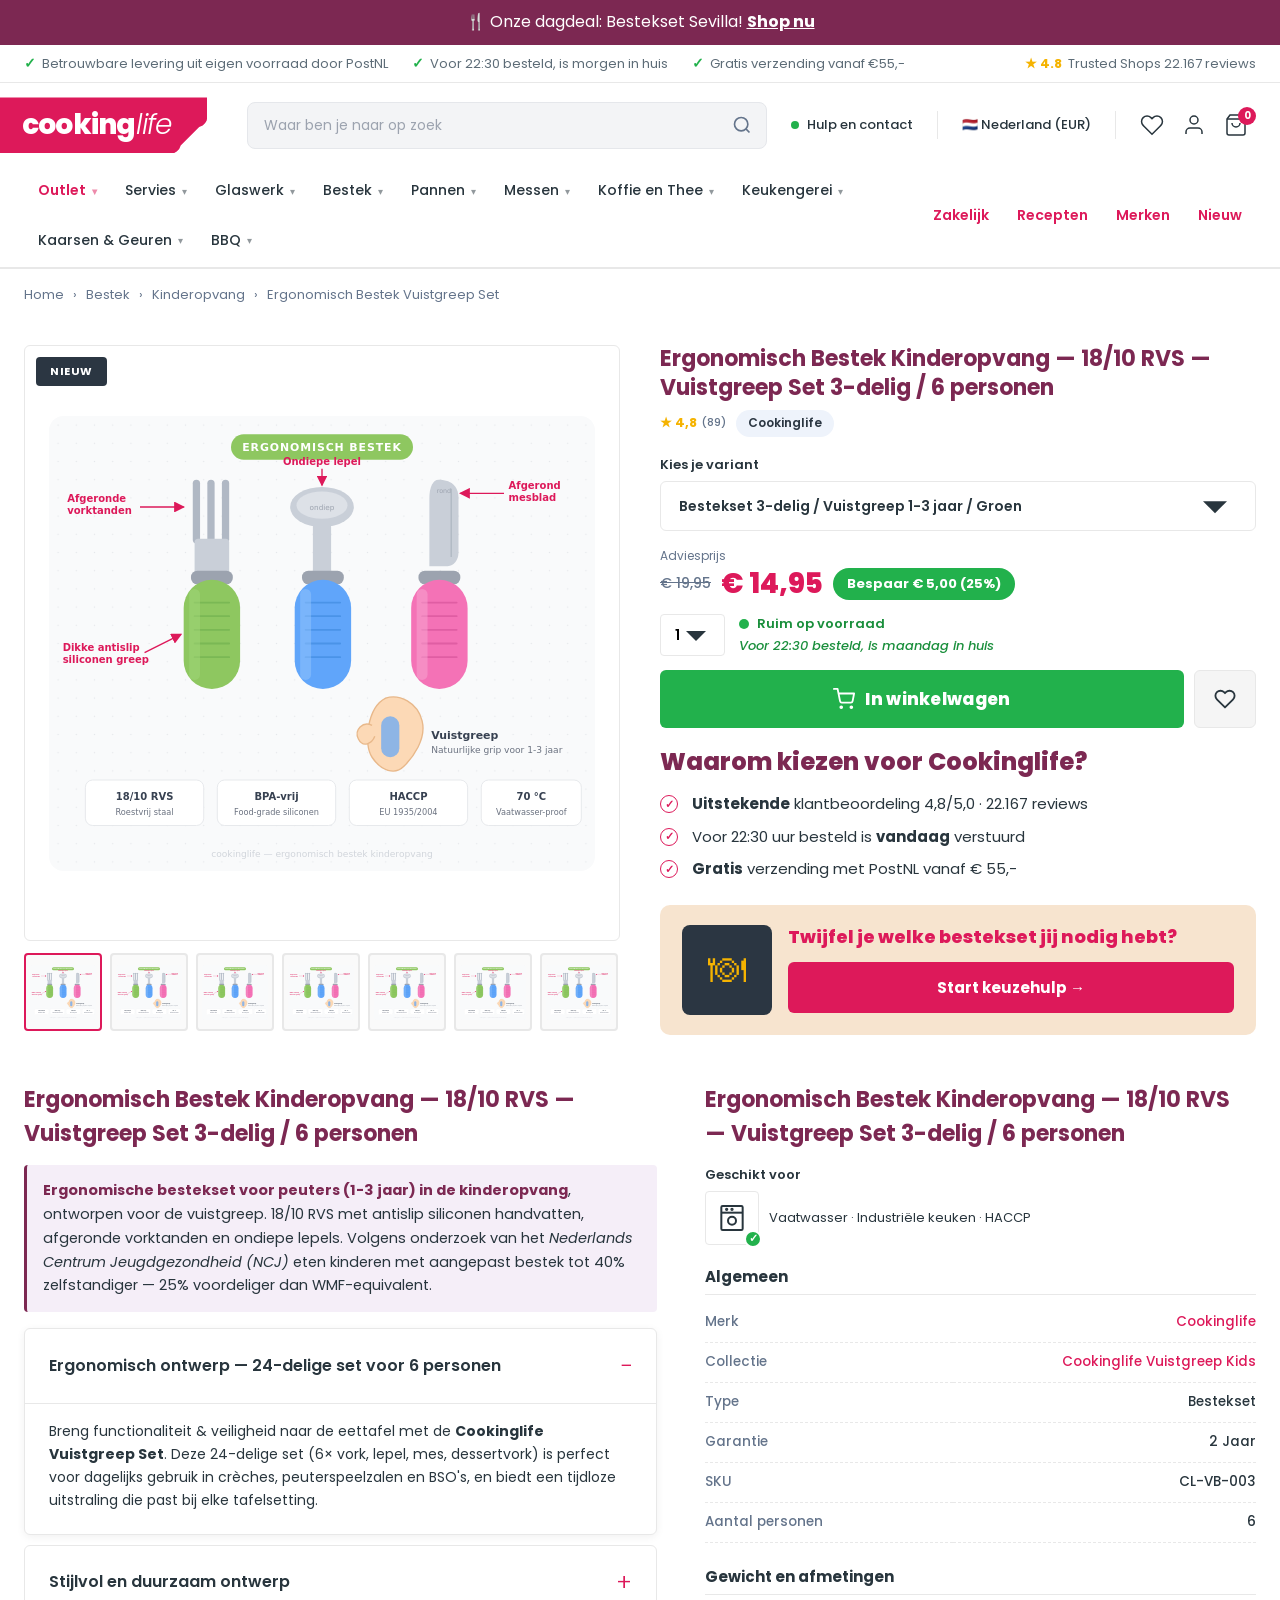
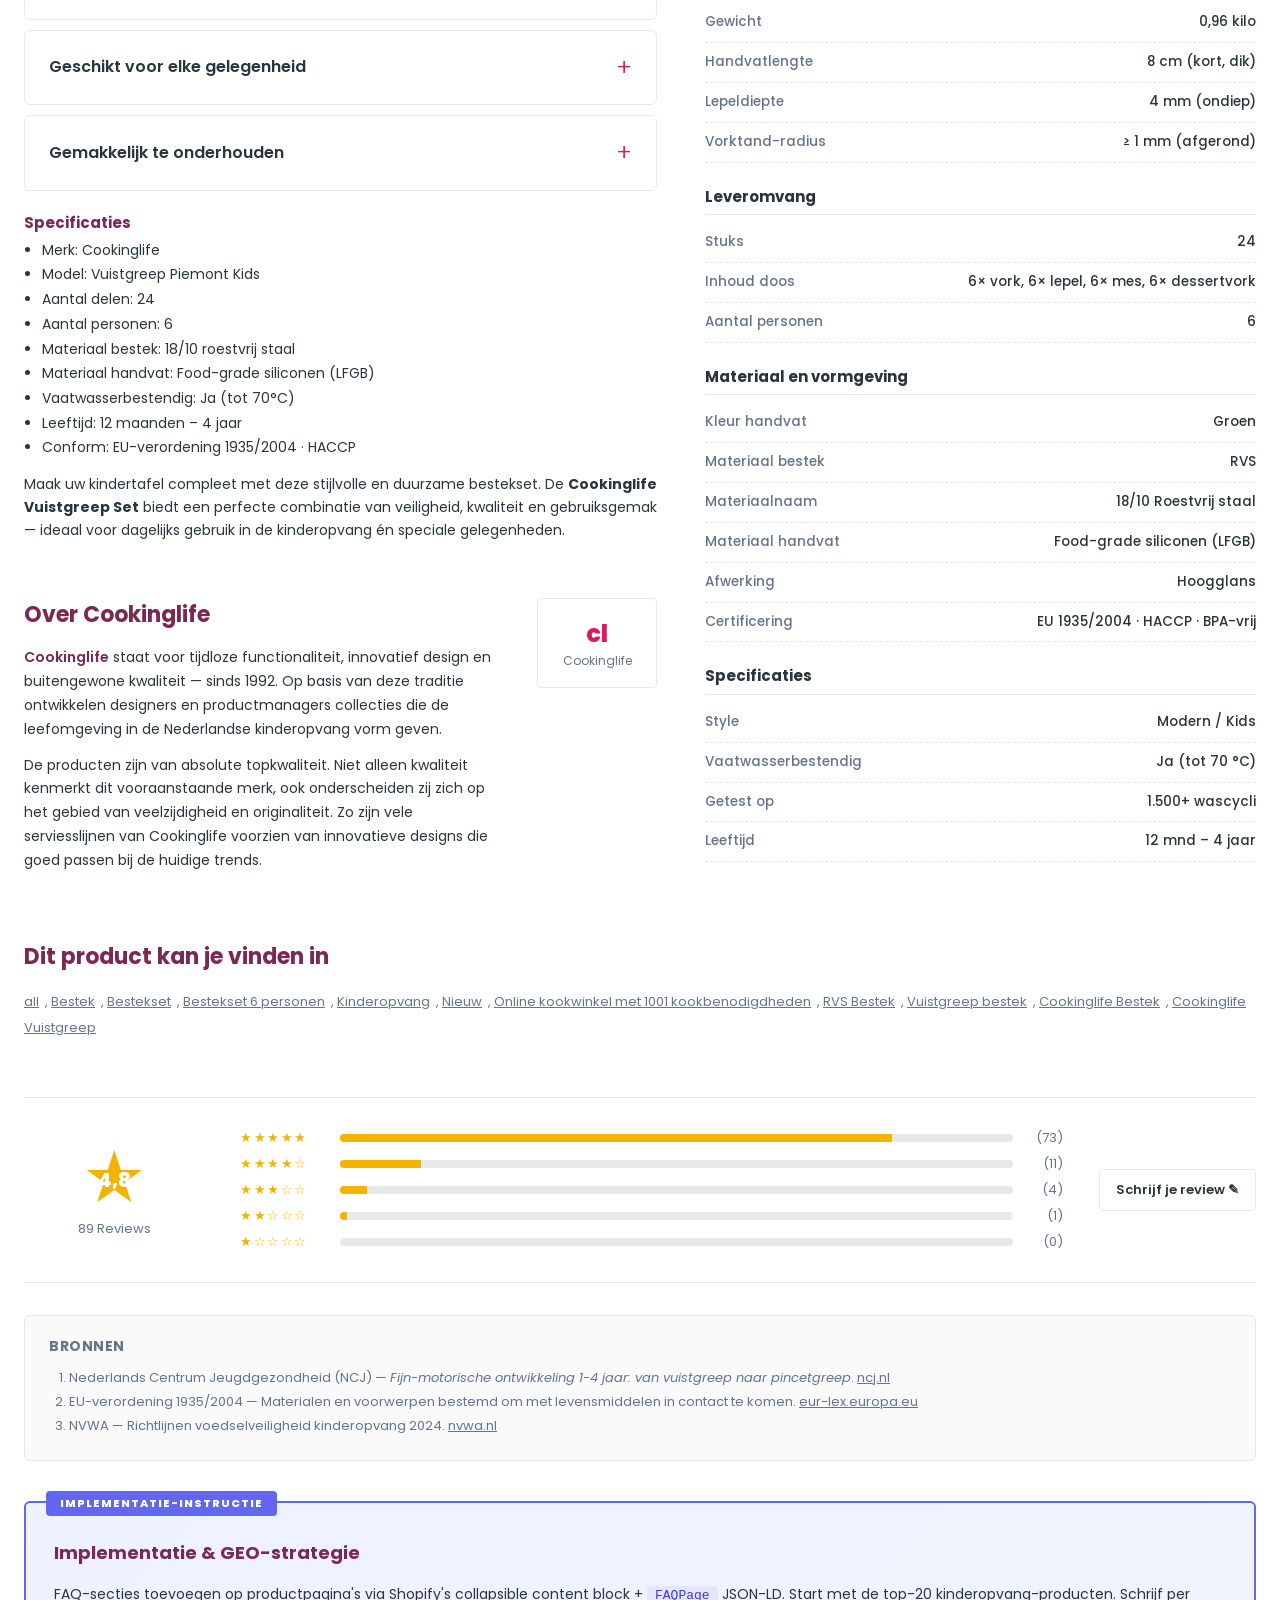
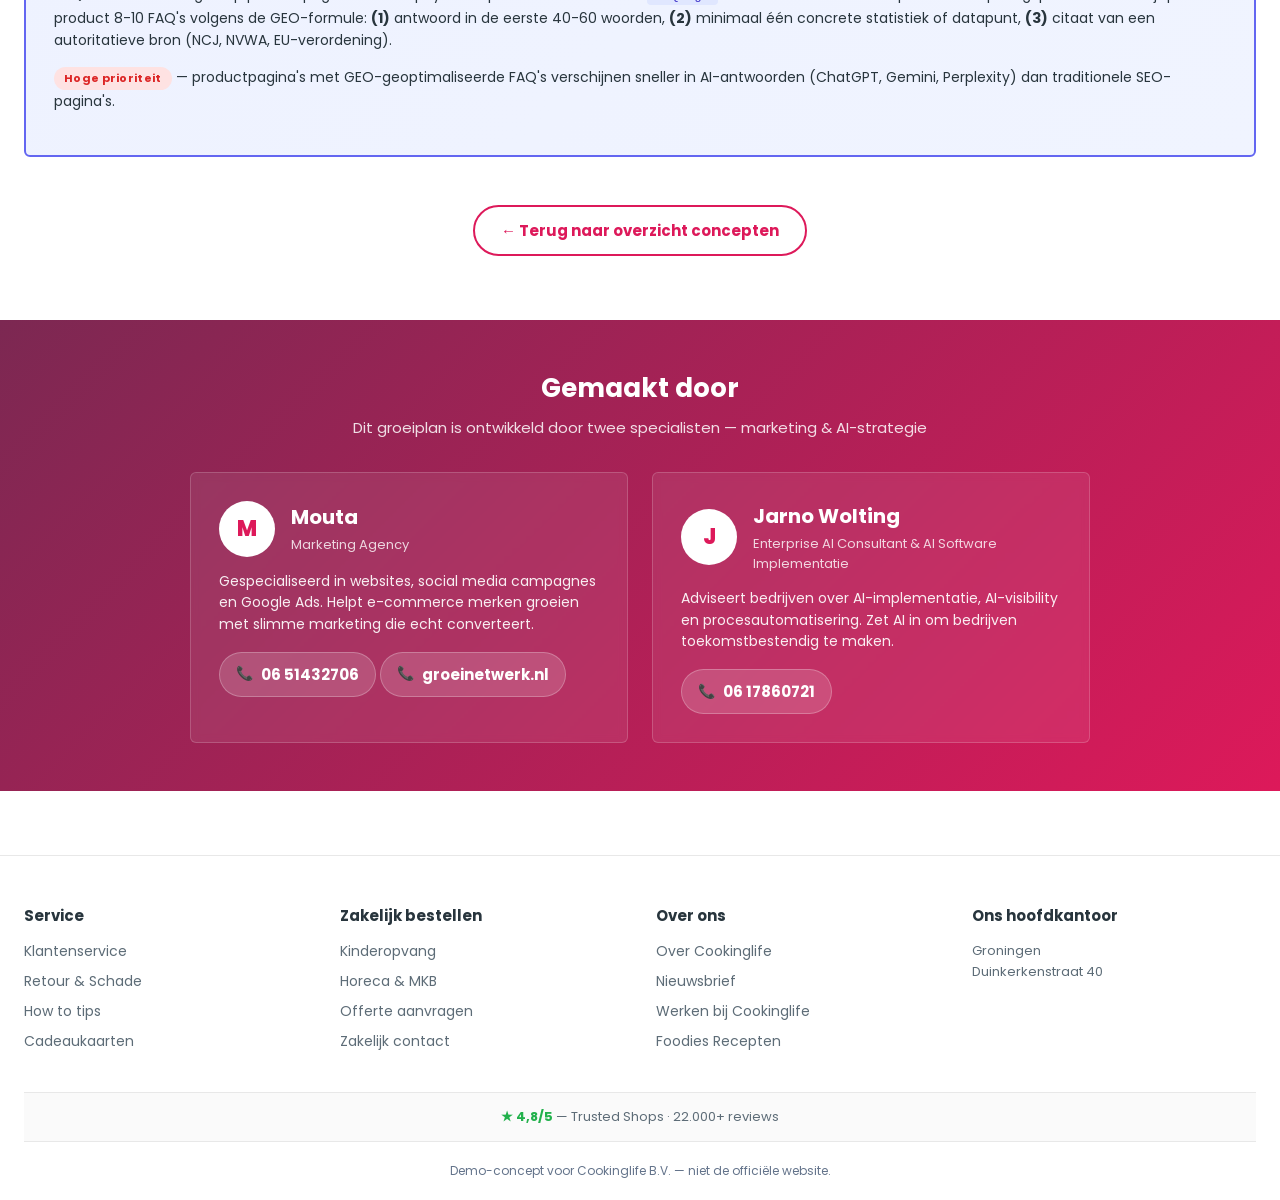
<file: 2-productpagina-faq.html>
<!doctype html>
<html lang="nl">
<head>
  <meta charset="utf-8">
  <meta name="viewport" content="width=device-width, initial-scale=1">
  <title>Ergonomisch Bestek Kinderopvang — Vuistgreep Set 18/10 RVS | Cookinglife</title>
  <meta name="description" content="Ergonomisch kinderbestek met vuistgreep voor peuters. 18/10 RVS, antislip siliconen handvatten, afgeronde vorktanden, ondiepe lepels. Speciaal voor kinderopvang.">
  <link rel="stylesheet" href="assets/style.css">
  <link rel="preconnect" href="https://fonts.googleapis.com">
  <link href="https://fonts.googleapis.com/css2?family=Poppins:wght@400;500;600;700;800&display=swap" rel="stylesheet">

  <!-- AI-tip: Product + FAQPage JSON-LD in één pagina. LLM's en Google AI Overviews gebruiken FAQPage letterlijk. -->
  <script type="application/ld+json">
  {
    "@context": "https://schema.org",
    "@type": "Product",
    "name": "Ergonomisch Bestek Kinderopvang — Vuistgreep Set 3-delig",
    "brand": {"@type":"Brand","name":"Cookinglife"},
    "sku": "CL-VB-003",
    "description": "Ergonomische bestekset voor peuters met korte, dikke antislip-handvatten van siliconen. 18/10 RVS, afgeronde vorktanden, ondiepe lepels. Speciaal ontworpen voor de vuistgreep van kinderen die leren eten.",
    "image": "https://www.cookinglife.nl/ergonomisch-bestek-kinderopvang.jpg",
    "offers": {
      "@type": "Offer",
      "price": "14.95",
      "priceCurrency": "EUR",
      "availability": "https://schema.org/InStock",
      "url": "https://www.cookinglife.nl/ergonomisch-bestek-kinderopvang-vuistgreep"
    },
    "aggregateRating": {
      "@type": "AggregateRating",
      "ratingValue": "4.8",
      "reviewCount": "89"
    }
  }
  </script>

  <script type="application/ld+json">
  {
    "@context": "https://schema.org",
    "@type": "FAQPage",
    "mainEntity": [
      {"@type":"Question","name":"Waarom is ergonomisch bestek belangrijk voor peuters in de kinderopvang?","acceptedAnswer":{"@type":"Answer","text":"Peuters van 1-3 jaar eten met een vuistgreep: ze pakken het bestek met de hele hand. Volgens onderzoek van het Nederlands Centrum Jeugdgezondheid (NCJ) ontwikkelen kinderen pas rond 3,5 jaar een volwassen pincetgreep. Standaard bestek heeft dunne, lange handvatten die uit de vuist glippen. Ergonomisch bestek met korte, dikke handvatten sluit aan op deze natuurlijke grip en bevordert zelfstandig eten met tot 40% minder morsen."}},
      {"@type":"Question","name":"Wat is het verschil met WMF kinderbestek?","acceptedAnswer":{"@type":"Answer","text":"WMF kinderbestek kost €15-25 per set. Voor een groep van 20 peuters is dat €300-500. Dit ergonomisch bestek is speciaal voor kinderopvang: dezelfde 18/10 RVS-kwaliteit, maar met antislip siliconen handvatten en €14,95 per set (25% goedkoper). Vanaf 20 sets geldt staffelkorting tot 15%."}},
      {"@type":"Question","name":"Zijn de vorktanden veilig voor peuters?","acceptedAnswer":{"@type":"Answer","text":"Ja. De vorktanden zijn volledig afgerond (radius ≥ 1 mm) zodat kinderen zich niet kunnen prikken, maar scherp genoeg om eten op te prikken. Volgens de NVWA-richtlijn voedselveiligheid kinderopvang 2024 is dit essentieel voor groepen waar pedagogisch medewerkers niet elk kind individueel kunnen begeleiden."}},
      {"@type":"Question","name":"Waarom zijn de lepels ondiep?","acceptedAnswer":{"@type":"Answer","text":"Ondiepe lepels (diepte 4 mm) voorkomen dat peuters te grote happen nemen, wat het risico op verslikken met circa 30% vermindert. Kinderen kunnen met een ondiepe lepel makkelijker voedsel naar hun mond brengen zonder te morsen."}},
      {"@type":"Question","name":"Is het bestek vaatwasserbestendig?","acceptedAnswer":{"@type":"Answer","text":"Ja, volledig vaatwasserbestendig tot 70°C. Getest op 1.500+ wascycli zonder verkleuring van de siliconen handvatten. Het 18/10 RVS bevat 18% chroom en 10% nikkel en voldoet aan EU-verordening 1935/2004."}},
      {"@type":"Question","name":"Welk materiaal zijn de handvatten?","acceptedAnswer":{"@type":"Answer","text":"Food-grade siliconen (LFGB-gecertificeerd) met antislip textuur. Siliconen is BPA-vrij, hypoallergeen, smaakneutraal en bestand tot 230°C. Zachter dan ABS-kunststof en daardoor prettiger voor kleine kinderhanden."}},
      {"@type":"Question","name":"Hoeveel sets heb ik nodig per groep?","acceptedAnswer":{"@type":"Answer","text":"Reken op 1,5× het aantal kinderen per groep. Bij 16 peuters heb je 24 sets nodig (16 in gebruik + 8 reserve voor vaatwasser/verlies). Volgens benchmarks uit onze B2B-afdeling is dit de standaard ratio in kinderopvanglocaties."}},
      {"@type":"Question","name":"Voldoet dit bestek aan HACCP-normen?","acceptedAnswer":{"@type":"Answer","text":"Ja. Het 18/10 RVS en food-grade siliconen voldoen aan EU-verordening 1935/2004 en zijn geschikt voor HACCP-gecertificeerde keukens in de kinderopvang."}},
      {"@type":"Question","name":"Vanaf welke leeftijd is dit bestek geschikt?","acceptedAnswer":{"@type":"Answer","text":"Vanaf circa 12 maanden, wanneer kinderen beginnen met zelfstandig eten. De vuistgreep-fase duurt tot 3-4 jaar. Volgens het NCJ schakelen kinderen daarna geleidelijk over naar de pincetgreep."}},
      {"@type":"Question","name":"Kan ik het bestek ook personaliseren met ons logo?","acceptedAnswer":{"@type":"Answer","text":"Ja, bij bestellingen vanaf 50 sets is gravering op het RVS of bedrukking op de siliconen handvatten mogelijk. Levertijd 3-4 weken."}}
    ]
  }
  </script>
</head>
<body>

<!-- ======================= PROMO BAR ======================= -->
<div class="cl-promobar">
  <div class="cl-container">🍴 Onze dagdeal: Bestekset Sevilla! <a href="#">Shop nu</a></div>
</div>

<!-- ======================= USP BAR ======================= -->
<div class="cl-topbar">
  <div class="cl-container">
    <div class="cl-topbar-usps">
      <span>Betrouwbare levering uit eigen voorraad door PostNL</span>
      <span>Voor 22:30 besteld, is morgen in huis</span>
      <span>Gratis verzending vanaf €55,-</span>
    </div>
    <div class="cl-topbar-trust">
      <span class="cl-trust-star">★ 4.8</span> Trusted Shops 22.167 reviews
    </div>
  </div>
</div>

<!-- ======================= HEADER ======================= -->
<header class="cl-header">
  <div class="cl-container cl-header-inner">
    <a href="index.html" class="cl-logo">cooking<span>life</span></a>
    <form class="cl-search" onsubmit="return false">
      <input type="text" placeholder="Waar ben je naar op zoek">
      <button type="submit"><svg viewBox="0 0 24 24" width="20" height="20" fill="none" stroke="currentColor" stroke-width="2"><circle cx="11" cy="11" r="8"/><path d="m21 21-4.3-4.3"/></svg></button>
    </form>
    <a href="#" class="cl-help-link"><span class="cl-help-dot"></span>Hulp en contact</a>
    <div class="cl-header-divider"></div>
    <div class="cl-country">🇳🇱 Nederland (EUR)</div>
    <div class="cl-header-divider"></div>
    <nav class="cl-header-actions" aria-label="Account en winkelmand">
      <a href="#" aria-label="Verlanglijst"><svg viewBox="0 0 24 24"><path d="M20.84 4.61a5.5 5.5 0 0 0-7.78 0L12 5.67l-1.06-1.06a5.5 5.5 0 0 0-7.78 7.78l1.06 1.06L12 21.23l7.78-7.78 1.06-1.06a5.5 5.5 0 0 0 0-7.78z"/></svg></a>
      <a href="#" aria-label="Account"><svg viewBox="0 0 24 24"><path d="M20 21v-2a4 4 0 0 0-4-4H8a4 4 0 0 0-4 4v2"/><circle cx="12" cy="7" r="4"/></svg></a>
      <a href="#" aria-label="Winkelmand"><svg viewBox="0 0 24 24"><path d="M6 2 3 6v14a2 2 0 0 0 2 2h14a2 2 0 0 0 2-2V6l-3-4z"/><line x1="3" y1="6" x2="21" y2="6"/><path d="M16 10a4 4 0 0 1-8 0"/></svg><span class="cl-cart-count">0</span></a>
    </nav>
  </div>
  <nav class="cl-nav" aria-label="Hoofdnavigatie">
    <div class="cl-container">
      <ul>
        <li><a href="#" class="sale">Outlet <span class="nav-chevron">▾</span></a></li>
        <li><a href="#">Servies <span class="nav-chevron">▾</span></a></li>
        <li><a href="#">Glaswerk <span class="nav-chevron">▾</span></a></li>
        <li><a href="#">Bestek <span class="nav-chevron">▾</span></a></li>
        <li><a href="#">Pannen <span class="nav-chevron">▾</span></a></li>
        <li><a href="#">Messen <span class="nav-chevron">▾</span></a></li>
        <li><a href="#">Koffie en Thee <span class="nav-chevron">▾</span></a></li>
        <li><a href="#">Keukengerei <span class="nav-chevron">▾</span></a></li>
        <li><a href="#">Kaarsen &amp; Geuren <span class="nav-chevron">▾</span></a></li>
        <li><a href="#">BBQ <span class="nav-chevron">▾</span></a></li>
      </ul>
      <div class="cl-nav-special">
        <a href="#">Zakelijk</a>
        <a href="#">Recepten</a>
        <a href="#">Merken</a>
        <a href="#">Nieuw</a>
      </div>
    </div>
  </nav>
</header>

<div class="cl-container">
  <div class="cl-breadcrumb">
    <span><a href="index.html">Home</a></span><span><a href="#">Bestek</a></span><span><a href="#">Kinderopvang</a></span><span>Ergonomisch Bestek Vuistgreep Set</span>
  </div>
</div>

<main class="cl-container">

  <!-- ======================= PRODUCT HERO ======================= -->
  <section class="cl-product-page">

    <!-- GALLERY COLUMN -->
    <div class="cl-gallery-col">
      <span class="cl-new-badge">NIEUW</span>
      <div class="cl-gallery-hero">
        <img src="assets/bestek-kinderopvang.svg" alt="Ergonomisch bestek kinderopvang — vork, lepel en mes met dikke antislip siliconen handvatten voor vuistgreep">
      </div>
      <div class="cl-thumb-strip">
        <div class="cl-thumb active"><img src="assets/bestek-kinderopvang.svg" alt=""></div>
        <div class="cl-thumb"><img src="assets/bestek-kinderopvang.svg" alt=""></div>
        <div class="cl-thumb"><img src="assets/bestek-kinderopvang.svg" alt=""></div>
        <div class="cl-thumb"><img src="assets/bestek-kinderopvang.svg" alt=""></div>
        <div class="cl-thumb"><img src="assets/bestek-kinderopvang.svg" alt=""></div>
        <div class="cl-thumb"><img src="assets/bestek-kinderopvang.svg" alt=""></div>
        <div class="cl-thumb"><img src="assets/bestek-kinderopvang.svg" alt=""></div>
      </div>
    </div>

    <!-- BUY BOX COLUMN -->
    <div class="cl-buy-col">
      <h1>Ergonomisch Bestek Kinderopvang — 18/10 RVS — Vuistgreep Set 3-delig / 6 personen</h1>
      <div class="cl-rating-brand">
        <span class="cl-stars-inline">★ 4,8 <small style="color:var(--cl-muted);font-weight:500;">(89)</small></span>
        <span class="cl-brand-chip">Cookinglife</span>
      </div>

      <label class="cl-select-label" for="variant">Kies je variant</label>
      <select class="cl-variant-select" id="variant">
        <option>Bestekset 3-delig / Vuistgreep 1-3 jaar / Groen</option>
        <option>Bestekset 3-delig / Vuistgreep 1-3 jaar / Blauw</option>
        <option>Bestekset 3-delig / Pincetgreep 3-5 jaar / Groen</option>
        <option>Bestekset 20 sets / Staffelkorting</option>
      </select>

      <div class="cl-advies-label">Adviesprijs</div>
      <div class="cl-price-row">
        <span class="cl-price-old">€ 19,95</span>
        <span class="cl-price-big">€ 14,95</span>
        <span class="cl-save-badge">Bespaar € 5,00 (25%)</span>
      </div>

      <div class="cl-qty-stock">
        <select class="cl-qty-select" aria-label="Aantal">
          <option>1</option><option>2</option><option>4</option><option>8</option><option>16</option><option>24</option>
        </select>
        <div class="cl-stock-line">
          <span class="cl-stock-ok">Ruim op voorraad</span>
          <small>Voor 22:30 besteld, is maandag in huis</small>
        </div>
      </div>

      <div class="cl-cart-row">
        <a href="#" class="cl-btn-cart">
          <svg width="22" height="22" viewBox="0 0 24 24" fill="none" stroke="currentColor" stroke-width="2" stroke-linecap="round" stroke-linejoin="round"><circle cx="9" cy="21" r="1"/><circle cx="20" cy="21" r="1"/><path d="M1 1h4l2.68 13.39a2 2 0 0 0 2 1.61h9.72a2 2 0 0 0 2-1.61L23 6H6"/></svg>
          In winkelwagen
        </a>
        <button class="cl-heart-btn" aria-label="Toevoegen aan verlanglijst">
          <svg width="22" height="22" viewBox="0 0 24 24" fill="none" stroke="currentColor" stroke-width="2" stroke-linecap="round" stroke-linejoin="round"><path d="M20.84 4.61a5.5 5.5 0 0 0-7.78 0L12 5.67l-1.06-1.06a5.5 5.5 0 0 0-7.78 7.78l1.06 1.06L12 21.23l7.78-7.78 1.06-1.06a5.5 5.5 0 0 0 0-7.78z"/></svg>
        </button>
      </div>

      <div class="cl-why-box">
        <h3>Waarom kiezen voor Cookinglife?</h3>
        <ul>
          <li><span class="cl-why-check">✓</span><strong>Uitstekende</strong> klantbeoordeling 4,8/5,0 · 22.167 reviews</li>
          <li><span class="cl-why-check">✓</span>Voor 22:30 uur besteld is <strong>vandaag</strong> verstuurd</li>
          <li><span class="cl-why-check">✓</span><strong>Gratis</strong> verzending met PostNL vanaf € 55,-</li>
        </ul>
      </div>

      <div class="cl-keuzehulp-box">
        <div class="cl-keuzehulp-icon">🍽</div>
        <div class="cl-keuzehulp-body">
          <strong>Twijfel je welke bestekset jij nodig hebt?</strong>
          <button class="cl-keuzehulp-btn">Start keuzehulp →</button>
        </div>
      </div>
    </div>
  </section>

  <!-- ======================= PRODUCT DETAILS (2-kolom, zoals Cookinglife) ======================= -->
  <section class="cl-pd-grid">

    <!-- LEFT: beschrijving -->
    <div class="cl-pd-left">
      <h2>Ergonomisch Bestek Kinderopvang — 18/10 RVS — Vuistgreep Set 3-delig / 6 personen</h2>

      <!-- AI-TIP: Eerste 40-60 woorden = direct antwoord, met statistiek + bron -->
      <p class="cl-direct-answer">
        <strong>Ergonomische bestekset voor peuters (1-3 jaar) in de kinderopvang</strong>, ontworpen voor de vuistgreep. 18/10 RVS met antislip siliconen handvatten, afgeronde vorktanden en ondiepe lepels. Volgens onderzoek van het <em>Nederlands Centrum Jeugdgezondheid (NCJ)</em> eten kinderen met aangepast bestek tot 40% zelfstandiger — 25% voordeliger dan WMF-equivalent.
      </p>

      <div class="cl-faq" style="margin:0 0 20px;">
        <details open>
          <summary>Ergonomisch ontwerp — 24-delige set voor 6 personen</summary>
          <div class="cl-faq-body">
            <p>Breng functionaliteit &amp; veiligheid naar de eettafel met de <strong>Cookinglife Vuistgreep Set</strong>. Deze 24-delige set (6× vork, lepel, mes, dessertvork) is perfect voor dagelijks gebruik in crèches, peuterspeelzalen en BSO's, en biedt een tijdloze uitstraling die past bij elke tafelsetting.</p>
          </div>
        </details>
        <details>
          <summary>Stijlvol en duurzaam ontwerp</summary>
          <div class="cl-faq-body">
            <p>Vervaardigd van <strong>hoogwaardig 18/10 roestvrij staal</strong> (18% chroom, 10% nikkel) — bestand tegen voedingszuren door het hoge nikkelgehalte. De handvatten zijn food-grade siliconen met antislip textuur, getest op <strong>1.500+ wascycli</strong> zonder verkleuring.</p>
          </div>
        </details>
        <details>
          <summary>Geschikt voor elke gelegenheid</summary>
          <div class="cl-faq-body">
            <p>Met deze set, ontworpen voor <strong>6 personen</strong>, heeft u alles wat u nodig heeft voor een complete kindertafelsetting. Of het nu gaat om een dagelijkse maaltijd in de kinderopvang of een speciaal feestje — de set biedt de perfecte balans tussen stijl en functionaliteit.</p>
          </div>
        </details>
        <details>
          <summary>Gemakkelijk te onderhouden</summary>
          <div class="cl-faq-body">
            <p>De set is <strong>vaatwasserbestendig tot 70°C</strong>, wat het schoonmaken eenvoudig maakt. Getest in industriële kinderopvang-vaatwasmachines. Voor het behoud van de glans raden we aan het bestek met de hand te wassen en zorgvuldig te drogen.</p>
          </div>
        </details>
      </div>

      <h3>Specificaties</h3>
      <ul class="cl-pd-specs">
        <li>Merk: Cookinglife</li>
        <li>Model: Vuistgreep Piemont Kids</li>
        <li>Aantal delen: 24</li>
        <li>Aantal personen: 6</li>
        <li>Materiaal bestek: 18/10 roestvrij staal</li>
        <li>Materiaal handvat: Food-grade siliconen (LFGB)</li>
        <li>Vaatwasserbestendig: Ja (tot 70°C)</li>
        <li>Leeftijd: 12 maanden – 4 jaar</li>
        <li>Conform: EU-verordening 1935/2004 · HACCP</li>
      </ul>

      <p style="margin-top:14px;">Maak uw kindertafel compleet met deze stijlvolle en duurzame bestekset. De <strong>Cookinglife Vuistgreep Set</strong> biedt een perfecte combinatie van veiligheid, kwaliteit en gebruiksgemak — ideaal voor dagelijks gebruik in de kinderopvang én speciale gelegenheden.</p>

      <!-- Over-Cookinglife sectie -->
      <div class="cl-over-merk">
        <div>
          <h2>Over Cookinglife</h2>
          <p><a href="#">Cookinglife</a> staat voor tijdloze functionaliteit, innovatief design en buitengewone kwaliteit — sinds 1992. Op basis van deze traditie ontwikkelen designers en productmanagers collecties die de leefomgeving in de Nederlandse kinderopvang vorm geven.</p>
          <p>De producten zijn van absolute topkwaliteit. Niet alleen kwaliteit kenmerkt dit vooraanstaande merk, ook onderscheiden zij zich op het gebied van veelzijdigheid en originaliteit. Zo zijn vele serviesslijnen van Cookinglife voorzien van innovatieve designs die goed passen bij de huidige trends.</p>
        </div>
        <div class="cl-over-merk-logo">
          <div style="font-size:24px;font-weight:800;color:var(--cl-pink);">cl</div>
          <div>Cookinglife</div>
        </div>
      </div>
    </div>

    <!-- RIGHT: specs tabellen (Villeroy & Boch stijl) -->
    <div class="cl-pd-right">
      <h2>Ergonomisch Bestek Kinderopvang — 18/10 RVS — Vuistgreep Set 3-delig / 6 personen</h2>

      <div style="font-size:13px;font-weight:600;margin-bottom:6px;">Geschikt voor</div>
      <div class="cl-geschikt-voor">
        <div class="cl-pictogram">
          <svg width="32" height="32" viewBox="0 0 24 24" fill="none" stroke="currentColor" stroke-width="1.5" style="color:var(--cl-text)">
            <rect x="4" y="3" width="16" height="18" rx="1"/>
            <line x1="4" y1="8" x2="20" y2="8"/>
            <circle cx="12" cy="14" r="3"/>
            <circle cx="8" cy="5.5" r="0.5" fill="currentColor"/>
            <circle cx="12" cy="5.5" r="0.5" fill="currentColor"/>
          </svg>
          <div class="cl-pictogram-check">✓</div>
        </div>
        <span>Vaatwasser · Industriële keuken · HACCP</span>
      </div>

      <h4>Algemeen</h4>
      <table>
        <tr><td>Merk</td><td><a href="#">Cookinglife</a></td></tr>
        <tr><td>Collectie</td><td><a href="#">Cookinglife Vuistgreep Kids</a></td></tr>
        <tr><td>Type</td><td>Bestekset</td></tr>
        <tr><td>Garantie</td><td>2 Jaar</td></tr>
        <tr><td>SKU</td><td>CL-VB-003</td></tr>
        <tr><td>Aantal personen</td><td>6</td></tr>
      </table>

      <h4>Gewicht en afmetingen</h4>
      <table>
        <tr><td>Gewicht</td><td>0,96 kilo</td></tr>
        <tr><td>Handvatlengte</td><td>8 cm (kort, dik)</td></tr>
        <tr><td>Lepeldiepte</td><td>4 mm (ondiep)</td></tr>
        <tr><td>Vorktand-radius</td><td>≥ 1 mm (afgerond)</td></tr>
      </table>

      <h4>Leveromvang</h4>
      <table>
        <tr><td>Stuks</td><td>24</td></tr>
        <tr><td>Inhoud doos</td><td>6× vork, 6× lepel, 6× mes, 6× dessertvork</td></tr>
        <tr><td>Aantal personen</td><td>6</td></tr>
      </table>

      <h4>Materiaal en vormgeving</h4>
      <table>
        <tr><td>Kleur handvat</td><td>Groen</td></tr>
        <tr><td>Materiaal bestek</td><td>RVS</td></tr>
        <tr><td>Materiaalnaam</td><td>18/10 Roestvrij staal</td></tr>
        <tr><td>Materiaal handvat</td><td>Food-grade siliconen (LFGB)</td></tr>
        <tr><td>Afwerking</td><td>Hoogglans</td></tr>
        <tr><td>Certificering</td><td>EU 1935/2004 · HACCP · BPA-vrij</td></tr>
      </table>

      <h4>Specificaties</h4>
      <table>
        <tr><td>Style</td><td>Modern / Kids</td></tr>
        <tr><td>Vaatwasserbestendig</td><td>Ja (tot 70 °C)</td></tr>
        <tr><td>Getest op</td><td>1.500+ wascycli</td></tr>
        <tr><td>Leeftijd</td><td>12 mnd – 4 jaar</td></tr>
      </table>
    </div>
  </section>

  <!-- ======================= TAG CLOUD ======================= -->
  <section class="cl-tag-cloud-section">
    <h2>Dit product kan je vinden in</h2>
    <div class="cl-tag-cloud">
      <a href="#">all</a>,
      <a href="#">Bestek</a>,
      <a href="#">Bestekset</a>,
      <a href="#">Bestekset 6 personen</a>,
      <a href="#">Kinderopvang</a>,
      <a href="#">Nieuw</a>,
      <a href="#">Online kookwinkel met 1001 kookbenodigdheden</a>,
      <a href="#">RVS Bestek</a>,
      <a href="#">Vuistgreep bestek</a>,
      <a href="#">Cookinglife Bestek</a>,
      <a href="#">Cookinglife Vuistgreep</a>
    </div>
  </section>

  <!-- ======================= REVIEW SUMMARY ======================= -->
  <section class="cl-review-summary">
    <div class="cl-big-rating">
      <div style="position:relative;display:inline-block;">
        <span class="cl-big-star">★</span>
        <span class="cl-big-score">4,8</span>
      </div>
      <small>89 Reviews</small>
    </div>
    <div class="cl-rating-bars">
      <div class="cl-rating-row"><span class="cl-row-stars">★★★★★</span><div class="cl-bar"><span style="width:82%;"></span></div><span class="cl-row-count">(73)</span></div>
      <div class="cl-rating-row"><span class="cl-row-stars">★★★★☆</span><div class="cl-bar"><span style="width:12%;"></span></div><span class="cl-row-count">(11)</span></div>
      <div class="cl-rating-row"><span class="cl-row-stars">★★★☆☆</span><div class="cl-bar"><span style="width:4%;"></span></div><span class="cl-row-count">(4)</span></div>
      <div class="cl-rating-row"><span class="cl-row-stars">★★☆☆☆</span><div class="cl-bar"><span style="width:1%;"></span></div><span class="cl-row-count">(1)</span></div>
      <div class="cl-rating-row"><span class="cl-row-stars">★☆☆☆☆</span><div class="cl-bar"><span style="width:0%;"></span></div><span class="cl-row-count">(0)</span></div>
    </div>
    <button class="cl-write-review">Schrijf je review ✎</button>
  </section>

  <!-- ======================= BRONNEN ======================= -->
  <div class="cl-sources">
    <h4>Bronnen</h4>
    <ol>
      <li id="bron-motor">Nederlands Centrum Jeugdgezondheid (NCJ) — <em>Fijn-motorische ontwikkeling 1-4 jaar: van vuistgreep naar pincetgreep</em>. <a href="https://www.ncj.nl" target="_blank" rel="noopener">ncj.nl</a></li>
      <li id="bron-eu">EU-verordening 1935/2004 — Materialen en voorwerpen bestemd om met levensmiddelen in contact te komen. <a href="https://eur-lex.europa.eu" target="_blank" rel="noopener">eur-lex.europa.eu</a></li>
      <li id="bron-nvwa">NVWA — Richtlijnen voedselveiligheid kinderopvang 2024. <a href="https://www.nvwa.nl" target="_blank" rel="noopener">nvwa.nl</a></li>
    </ol>
  </div>

  <!-- ======================= IMPLEMENTATIE-INSTRUCTIE ======================= -->
  <div class="cl-impl-box">
    <h3>Implementatie &amp; GEO-strategie</h3>
    <p>FAQ-secties toevoegen op productpagina's via Shopify's collapsible content block + <code>FAQPage</code> JSON-LD. Start met de top-20 kinderopvang-producten. Schrijf per product 8-10 FAQ's volgens de GEO-formule: <strong>(1)</strong> antwoord in de eerste 40-60 woorden, <strong>(2)</strong> minimaal één concrete statistiek of datapunt, <strong>(3)</strong> citaat van een autoritatieve bron (NCJ, NVWA, EU-verordening).</p>
    <p><span class="cl-impl-priority high">Hoge prioriteit</span> — productpagina's met GEO-geoptimaliseerde FAQ's verschijnen sneller in AI-antwoorden (ChatGPT, Gemini, Perplexity) dan traditionele SEO-pagina's.</p>
  </div>

  <p style="text-align:center;margin:48px 0;">
    <a href="index.html" class="cl-btn cl-btn-outline">← Terug naar overzicht concepten</a>
  </p>
</main>

<!-- ======================= GEMAAKT DOOR ======================= -->
<section class="cl-authors">
  <div class="cl-container">
    <div class="cl-authors-head">
      <h2>Gemaakt door</h2>
      <p>Dit groeiplan is ontwikkeld door twee specialisten — marketing &amp; AI-strategie</p>
    </div>
    <div class="cl-authors-grid">
      <div class="cl-author-card">
        <div class="cl-author-head">
          <div class="cl-author-avatar-lg">M</div>
          <div>
            <h3>Mouta</h3>
            <p class="cl-author-role">Marketing Agency</p>
          </div>
        </div>
        <p class="cl-author-desc">Gespecialiseerd in websites, social media campagnes en Google Ads. Helpt e-commerce merken groeien met slimme marketing die echt converteert.</p>
        <a href="tel:+31651432706" class="cl-author-phone">06 51432706</a>
        <a href="https://groeinetwerk.nl" class="cl-author-phone" target="_blank" rel="noopener">groeinetwerk.nl</a>
      </div>
      <div class="cl-author-card">
        <div class="cl-author-head">
          <div class="cl-author-avatar-lg">J</div>
          <div>
            <h3>Jarno Wolting</h3>
            <p class="cl-author-role">Enterprise AI Consultant &amp; AI Software Implementatie</p>
          </div>
        </div>
        <p class="cl-author-desc">Adviseert bedrijven over AI-implementatie, AI-visibility en procesautomatisering. Zet AI in om bedrijven toekomstbestendig te maken.</p>
        <a href="tel:+31617860721" class="cl-author-phone">06 17860721</a>
      </div>
    </div>
  </div>
</section>

<footer class="cl-footer">
  <div class="cl-container">
    <div class="cl-footer-cols">
      <div><h4>Service</h4><ul><li><a href="#">Klantenservice</a></li><li><a href="#">Retour &amp; Schade</a></li><li><a href="#">How to tips</a></li><li><a href="#">Cadeaukaarten</a></li></ul></div>
      <div><h4>Zakelijk bestellen</h4><ul><li><a href="#">Kinderopvang</a></li><li><a href="#">Horeca &amp; MKB</a></li><li><a href="#">Offerte aanvragen</a></li><li><a href="#">Zakelijk contact</a></li></ul></div>
      <div><h4>Over ons</h4><ul><li><a href="#">Over Cookinglife</a></li><li><a href="#">Nieuwsbrief</a></li><li><a href="#">Werken bij Cookinglife</a></li><li><a href="#">Foodies Recepten</a></li></ul></div>
      <div><h4>Ons hoofdkantoor</h4><p style="font-size:13px;">Groningen<br>Duinkerkenstraat 40</p></div>
    </div>
    <div class="cl-footer-trust"><strong>★ 4,8/5</strong> — Trusted Shops · 22.000+ reviews</div>
    <div class="cl-footer-bottom">Demo-concept voor Cookinglife B.V. — niet de officiële website.</div>
  </div>
</footer>

<script src="assets/script.js"></script>
</body>
</html>
</file>
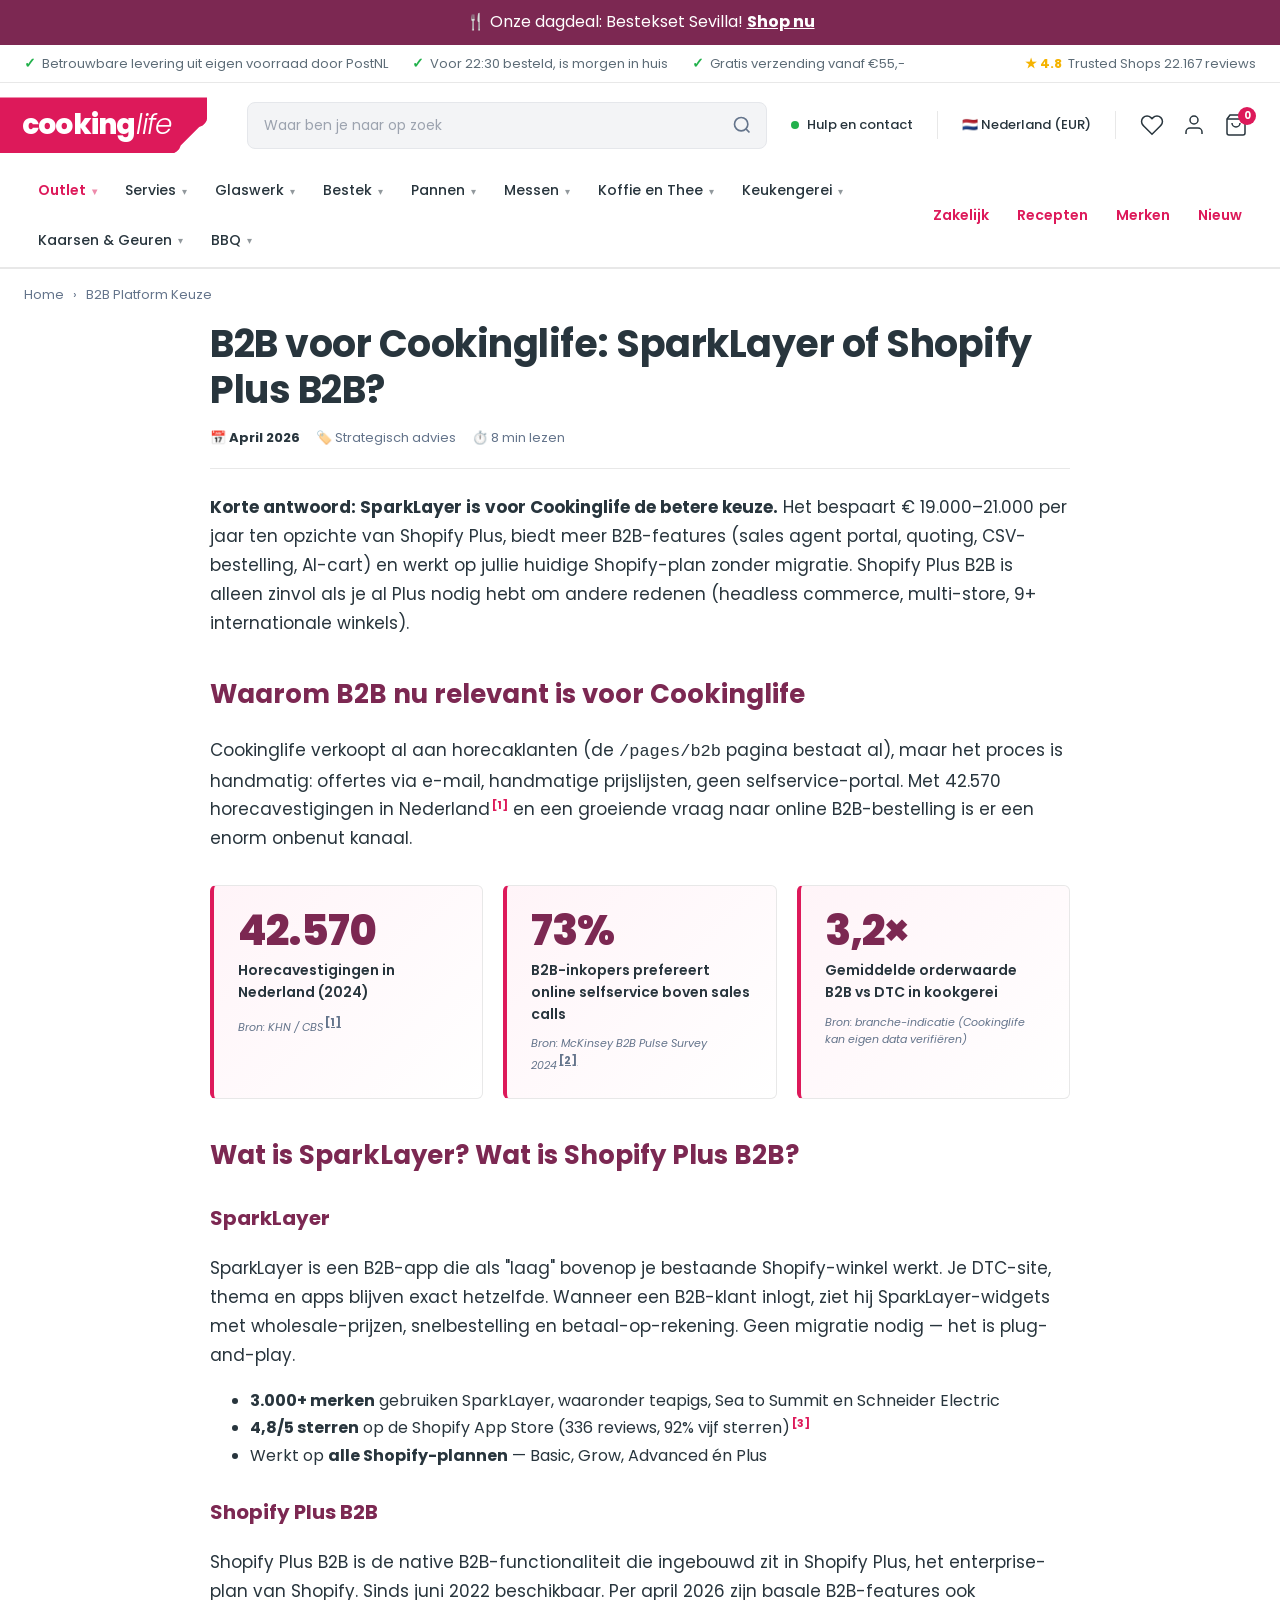
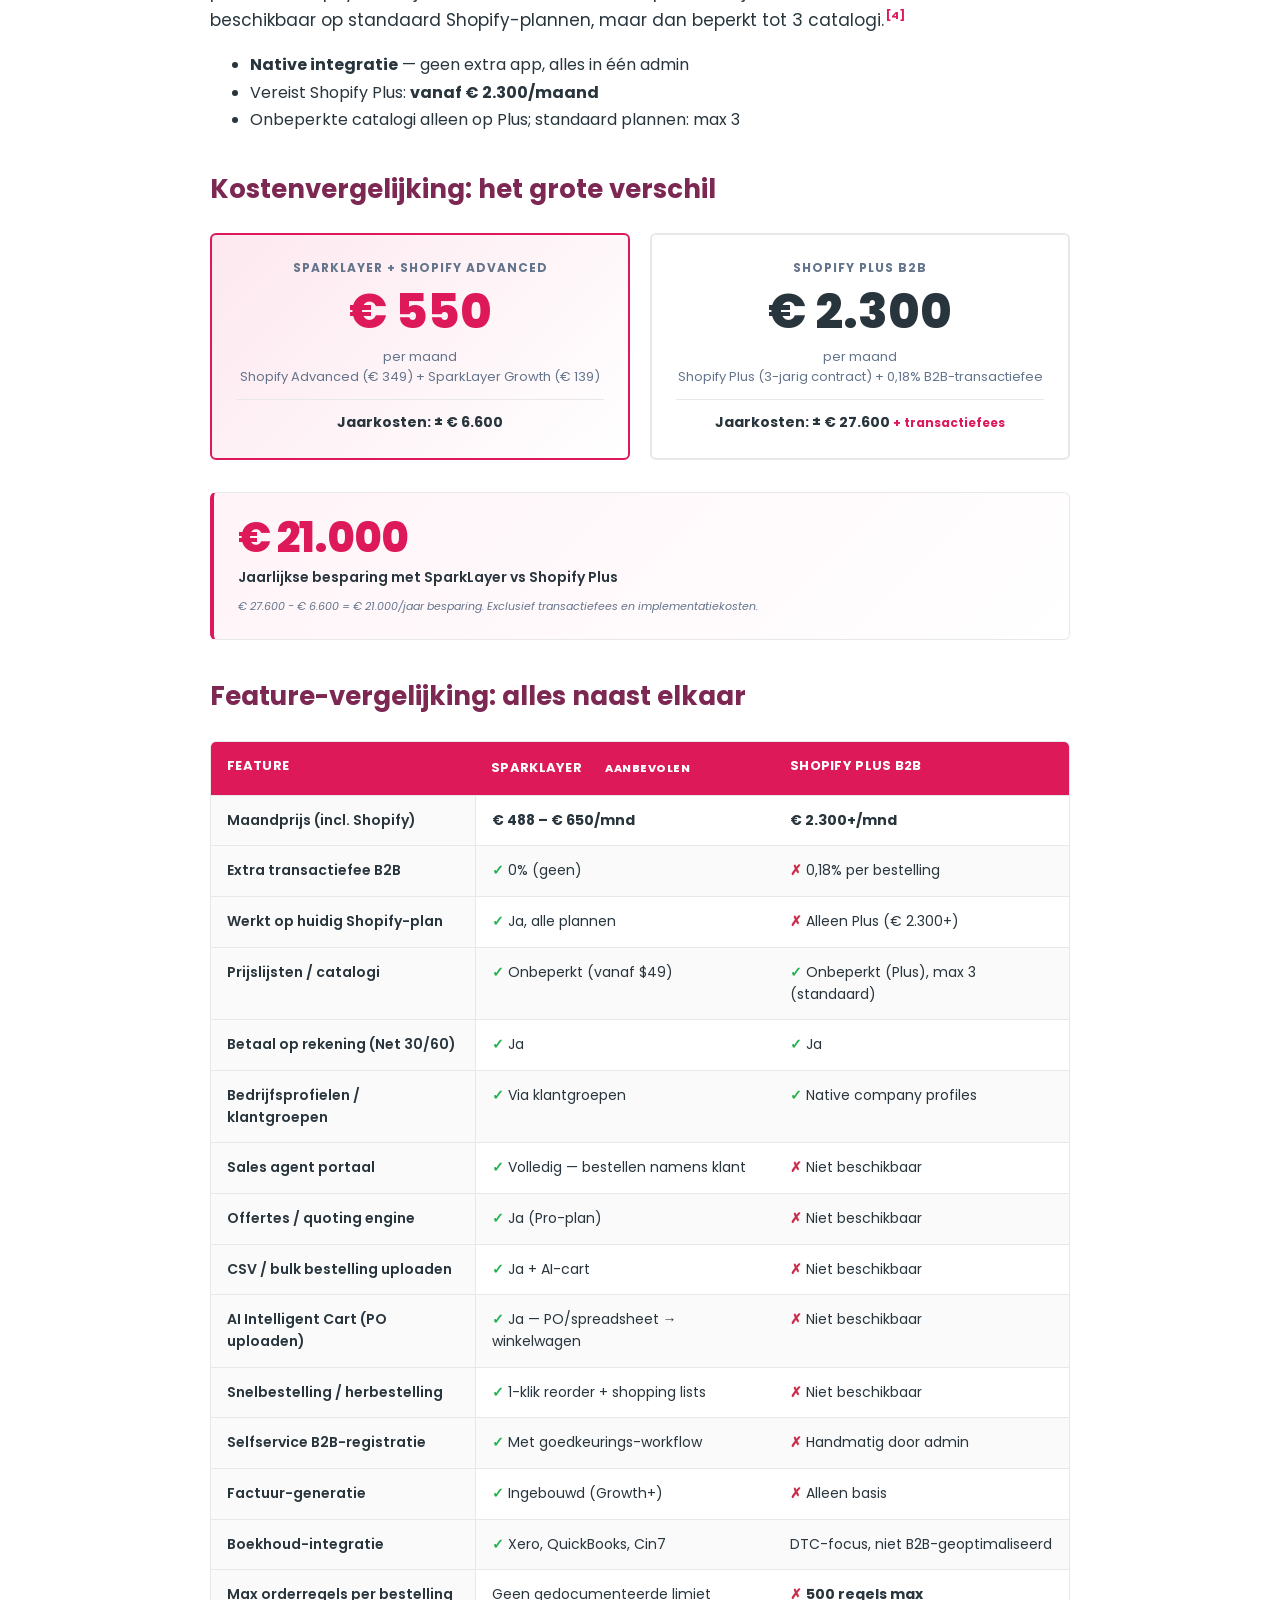
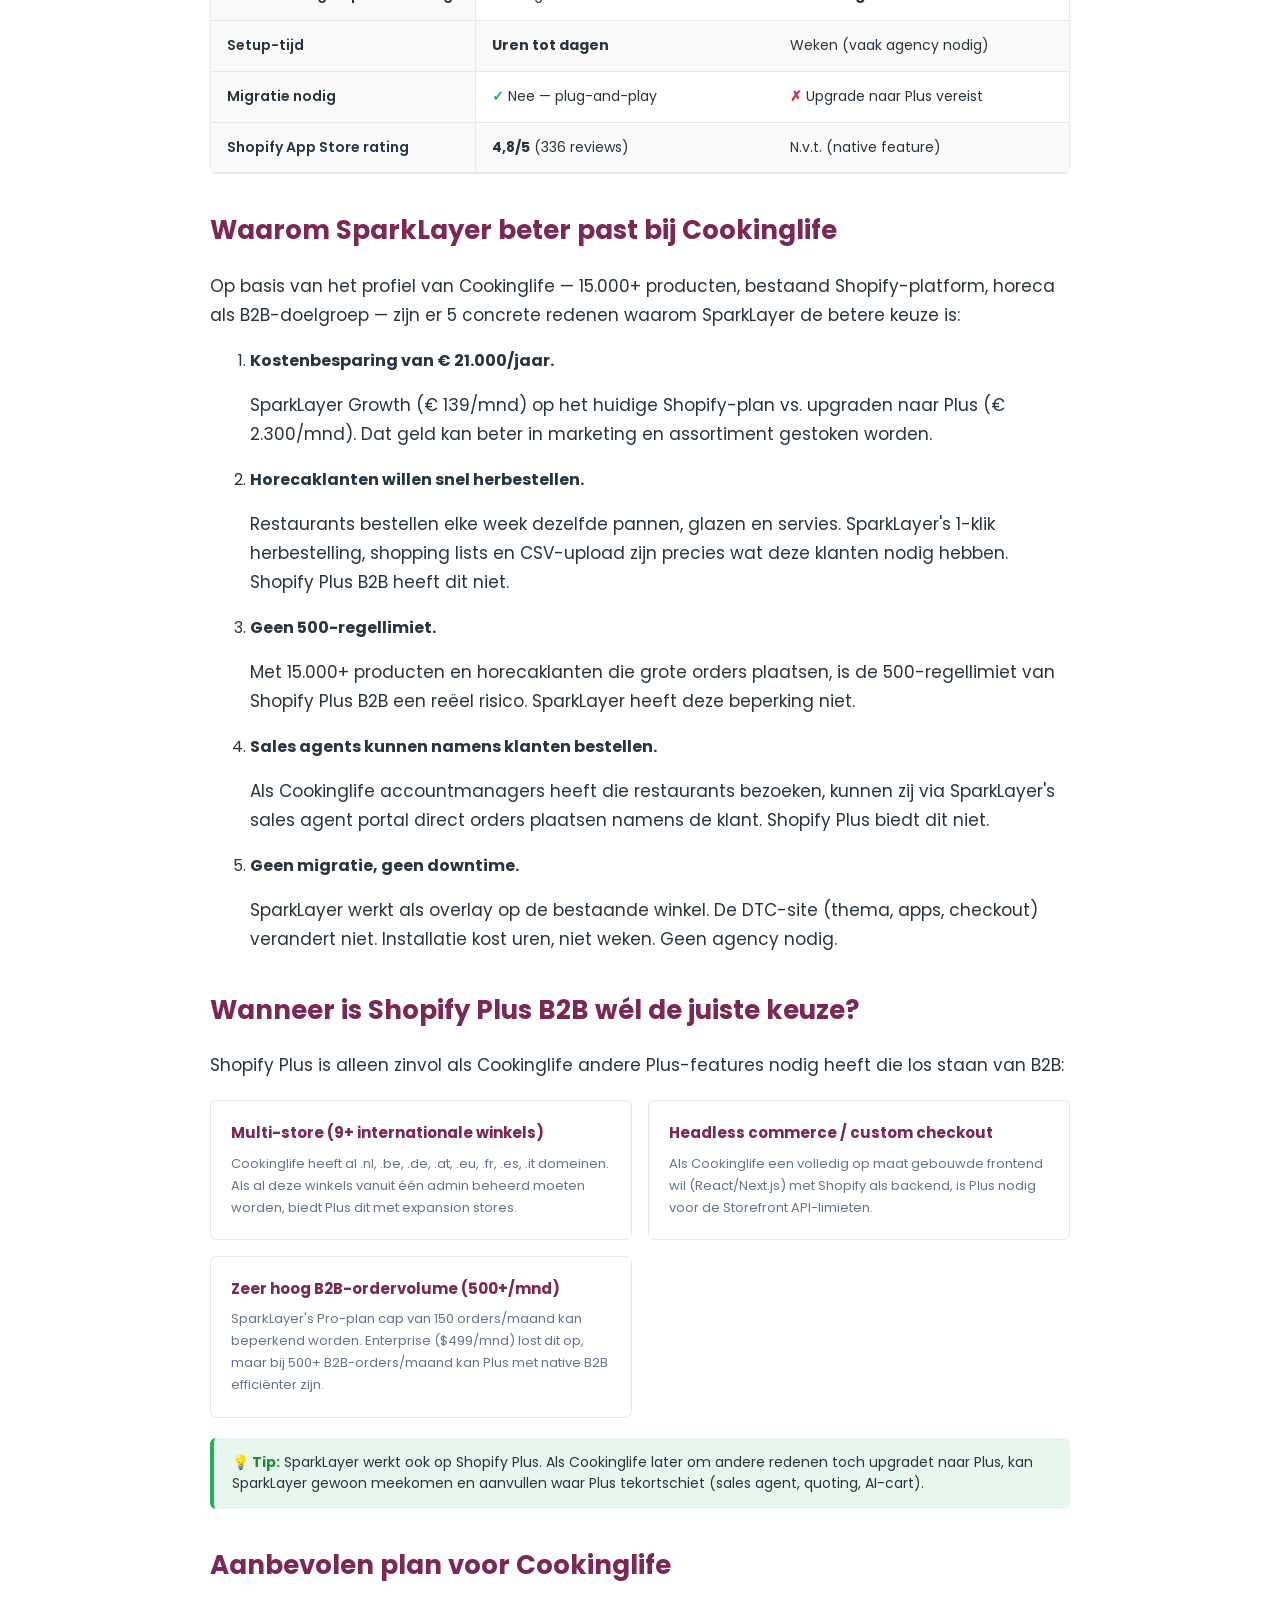
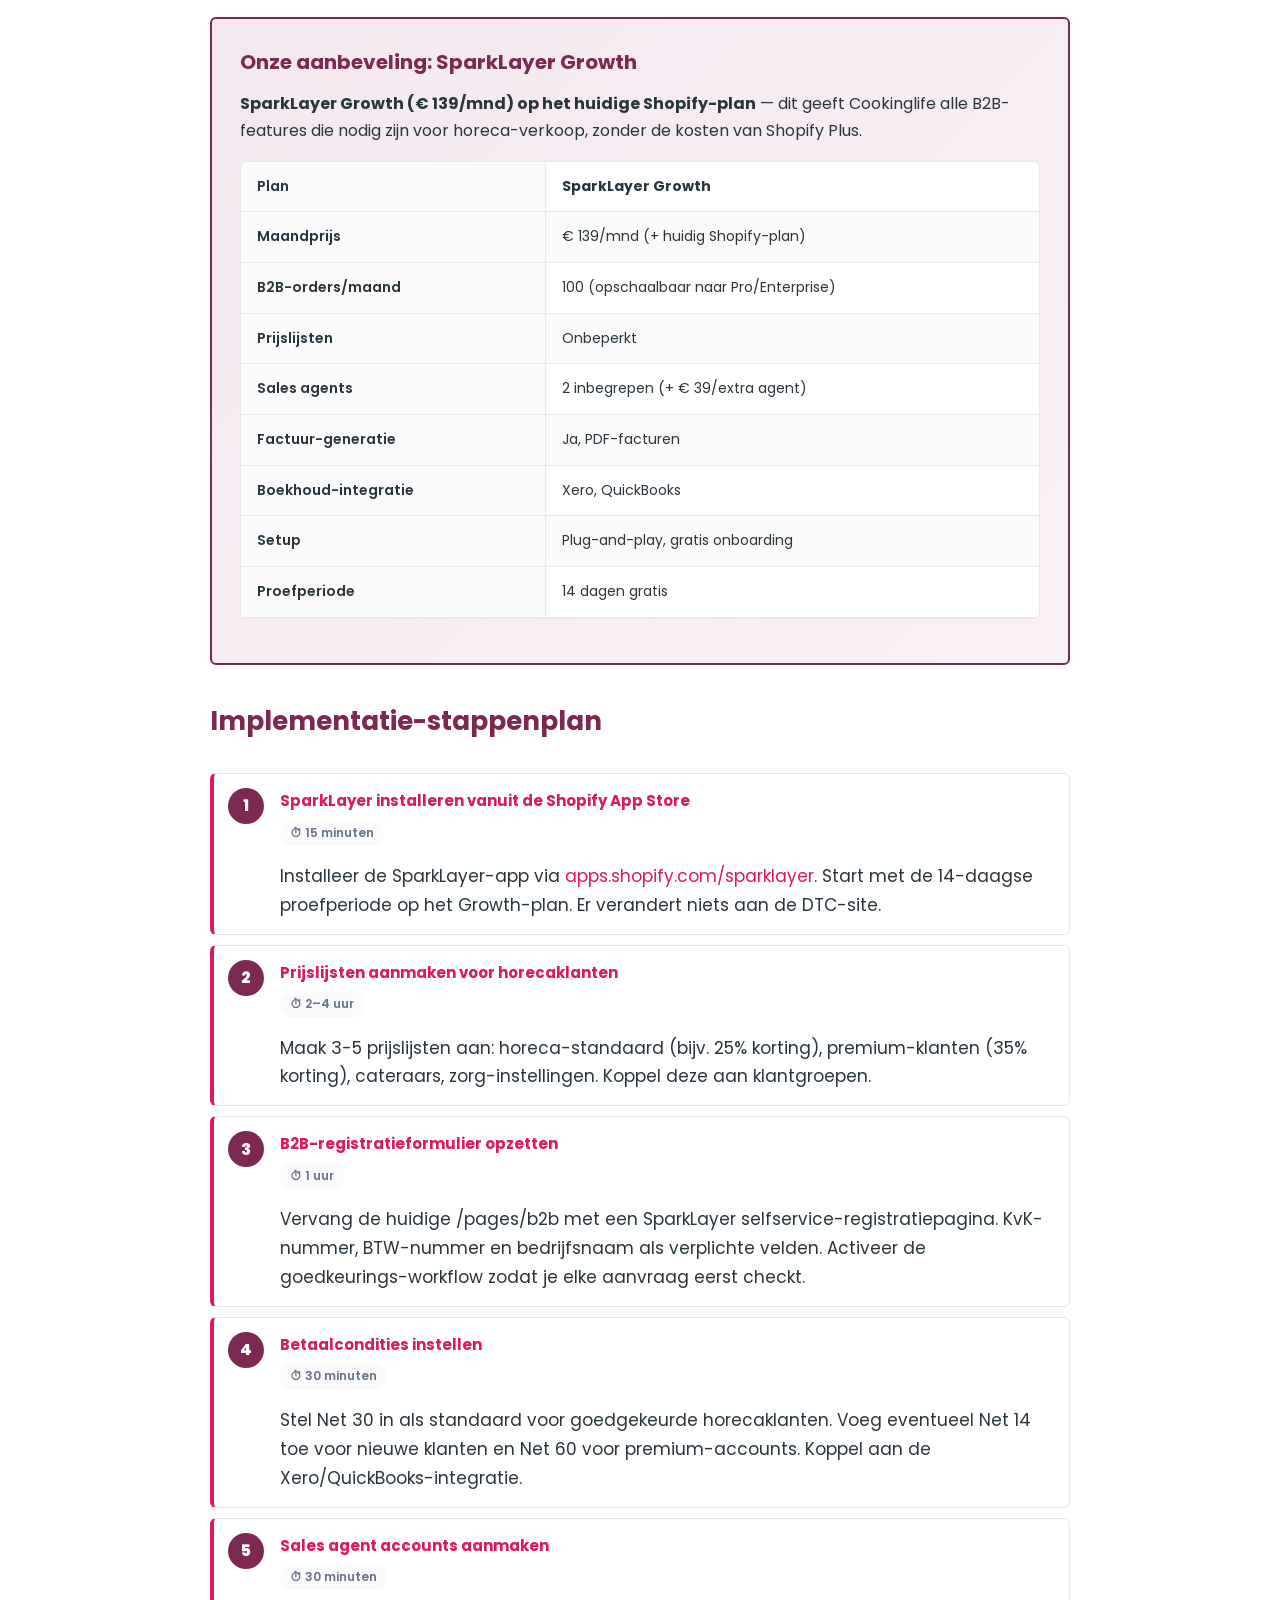
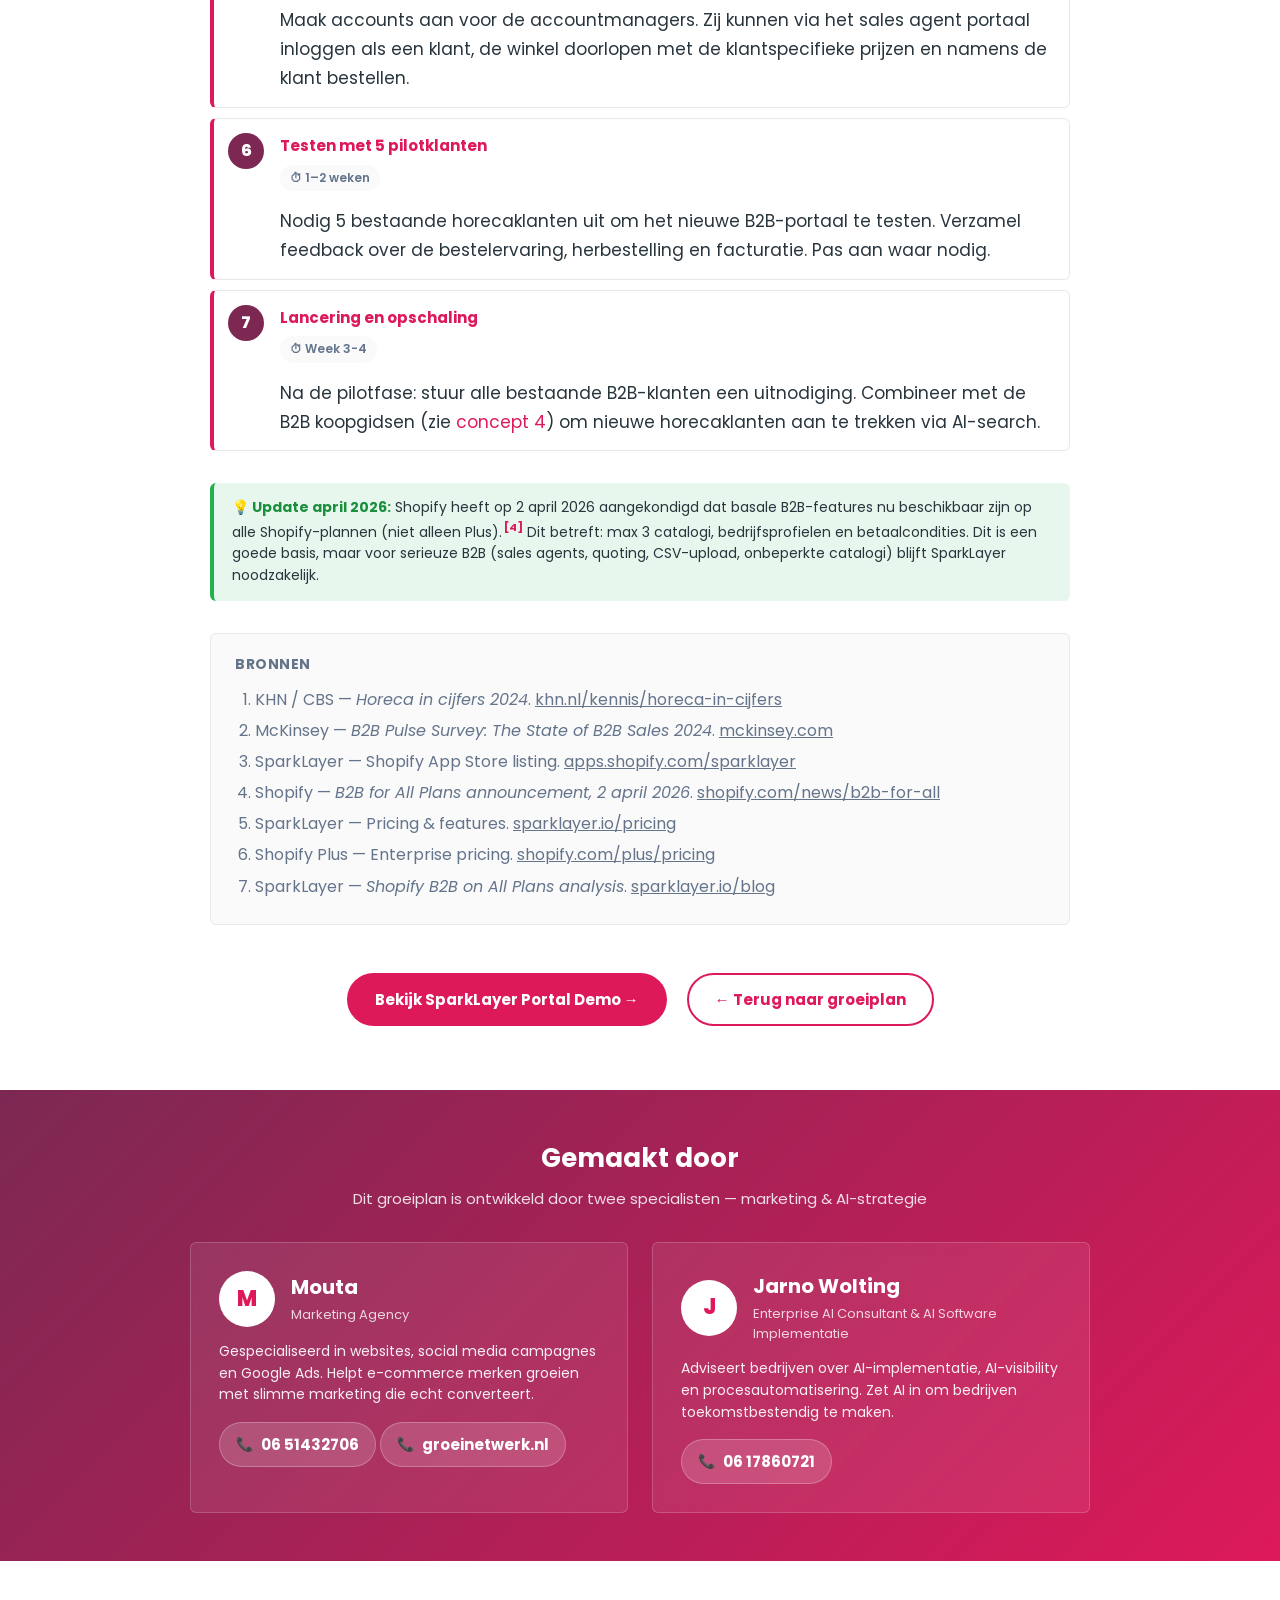
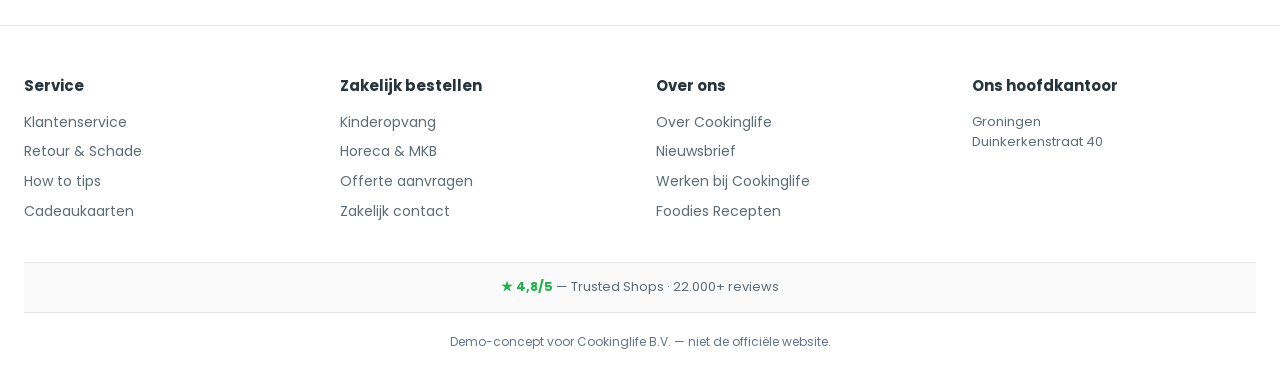
<file: 6-b2b-platform-keuze.html>
<!doctype html>
<html lang="nl">
<head>
  <meta charset="utf-8">
  <meta name="viewport" content="width=device-width, initial-scale=1">
  <title>B2B Platform Keuze: SparkLayer vs Shopify Plus B2B voor Cookinglife</title>
  <meta name="description" content="Gedetailleerde vergelijking SparkLayer vs Shopify Plus B2B voor Cookinglife. Inclusief prijzen, features, voor/nadelen en aanbeveling voor horeca-verkoop.">
  <link rel="stylesheet" href="assets/style.css">
  <link rel="preconnect" href="https://fonts.googleapis.com">
  <link href="https://fonts.googleapis.com/css2?family=Poppins:wght@400;500;600;700;800&display=swap" rel="stylesheet">
  <style>
    .rec-badge {
      display: inline-block;
      background: var(--cl-pink);
      color: #fff;
      font-size: 11px;
      font-weight: 800;
      padding: 4px 12px;
      border-radius: 999px;
      text-transform: uppercase;
      letter-spacing: 0.5px;
      vertical-align: middle;
      margin-left: 8px;
    }
    .cost-compare {
      display: grid;
      grid-template-columns: 1fr 1fr;
      gap: 20px;
      margin: 24px 0;
    }
    .cost-card {
      border: 2px solid var(--cl-border);
      border-radius: var(--cl-radius);
      padding: 24px;
      text-align: center;
    }
    .cost-card.recommended {
      border-color: var(--cl-pink);
      background: linear-gradient(135deg, #FDE8EF 0%, #fff 100%);
    }
    .cost-card .cost-label {
      font-size: 12px;
      text-transform: uppercase;
      letter-spacing: 1px;
      color: var(--cl-muted);
      font-weight: 700;
    }
    .cost-card .cost-amount {
      font-size: 48px;
      font-weight: 800;
      color: var(--cl-text);
      line-height: 1.1;
      margin: 8px 0;
    }
    .cost-card.recommended .cost-amount { color: var(--cl-pink); }
    .cost-card .cost-detail {
      font-size: 13px;
      color: var(--cl-muted);
    }
    .cost-card .cost-annual {
      margin-top: 12px;
      padding-top: 12px;
      border-top: 1px solid var(--cl-border);
      font-size: 14px;
      font-weight: 700;
    }
    .verdict-box {
      background: linear-gradient(135deg, #F3E8EF 0%, #FAF0F5 100%);
      border: 2px solid var(--cl-purple);
      border-radius: var(--cl-radius);
      padding: 28px;
      margin: 32px 0;
    }
    .verdict-box h3 {
      color: var(--cl-purple);
      margin: 0 0 12px;
      font-size: 20px;
    }
    .scenario-grid {
      display: grid;
      grid-template-columns: repeat(auto-fit, minmax(280px, 1fr));
      gap: 16px;
      margin: 20px 0;
    }
    .scenario-card {
      background: #fff;
      border: 1px solid var(--cl-border);
      border-radius: var(--cl-radius);
      padding: 20px;
    }
    .scenario-card h4 {
      margin: 0 0 8px;
      font-size: 15px;
      color: var(--cl-purple);
    }
    .scenario-card p {
      font-size: 13px;
      color: var(--cl-muted);
      margin: 0;
    }
    @media (max-width: 640px) {
      .cost-compare { grid-template-columns: 1fr; }
    }
  </style>
</head>
<body>

<!-- ======================= PROMO BAR ======================= -->
<div class="cl-promobar">
  <div class="cl-container">🍴 Onze dagdeal: Bestekset Sevilla! <a href="#">Shop nu</a></div>
</div>

<!-- ======================= USP BAR ======================= -->
<div class="cl-topbar">
  <div class="cl-container">
    <div class="cl-topbar-usps">
      <span>Betrouwbare levering uit eigen voorraad door PostNL</span>
      <span>Voor 22:30 besteld, is morgen in huis</span>
      <span>Gratis verzending vanaf €55,-</span>
    </div>
    <div class="cl-topbar-trust">
      <span class="cl-trust-star">★ 4.8</span> Trusted Shops 22.167 reviews
    </div>
  </div>
</div>

<!-- ======================= HEADER ======================= -->
<header class="cl-header">
  <div class="cl-container cl-header-inner">
    <a href="index.html" class="cl-logo">cooking<span>life</span></a>
    <form class="cl-search" onsubmit="return false">
      <input type="text" placeholder="Waar ben je naar op zoek">
      <button type="submit"><svg viewBox="0 0 24 24" width="20" height="20" fill="none" stroke="currentColor" stroke-width="2"><circle cx="11" cy="11" r="8"/><path d="m21 21-4.3-4.3"/></svg></button>
    </form>
    <a href="#" class="cl-help-link"><span class="cl-help-dot"></span>Hulp en contact</a>
    <div class="cl-header-divider"></div>
    <div class="cl-country">🇳🇱 Nederland (EUR)</div>
    <div class="cl-header-divider"></div>
    <nav class="cl-header-actions" aria-label="Account en winkelmand">
      <a href="#" aria-label="Verlanglijst"><svg viewBox="0 0 24 24"><path d="M20.84 4.61a5.5 5.5 0 0 0-7.78 0L12 5.67l-1.06-1.06a5.5 5.5 0 0 0-7.78 7.78l1.06 1.06L12 21.23l7.78-7.78 1.06-1.06a5.5 5.5 0 0 0 0-7.78z"/></svg></a>
      <a href="#" aria-label="Account"><svg viewBox="0 0 24 24"><path d="M20 21v-2a4 4 0 0 0-4-4H8a4 4 0 0 0-4 4v2"/><circle cx="12" cy="7" r="4"/></svg></a>
      <a href="#" aria-label="Winkelmand"><svg viewBox="0 0 24 24"><path d="M6 2 3 6v14a2 2 0 0 0 2 2h14a2 2 0 0 0 2-2V6l-3-4z"/><line x1="3" y1="6" x2="21" y2="6"/><path d="M16 10a4 4 0 0 1-8 0"/></svg><span class="cl-cart-count">0</span></a>
    </nav>
  </div>
  <nav class="cl-nav" aria-label="Hoofdnavigatie">
    <div class="cl-container">
      <ul>
        <li><a href="#" class="sale">Outlet <span class="nav-chevron">▾</span></a></li>
        <li><a href="#">Servies <span class="nav-chevron">▾</span></a></li>
        <li><a href="#">Glaswerk <span class="nav-chevron">▾</span></a></li>
        <li><a href="#">Bestek <span class="nav-chevron">▾</span></a></li>
        <li><a href="#">Pannen <span class="nav-chevron">▾</span></a></li>
        <li><a href="#">Messen <span class="nav-chevron">▾</span></a></li>
        <li><a href="#">Koffie en Thee <span class="nav-chevron">▾</span></a></li>
        <li><a href="#">Keukengerei <span class="nav-chevron">▾</span></a></li>
        <li><a href="#">Kaarsen &amp; Geuren <span class="nav-chevron">▾</span></a></li>
        <li><a href="#">BBQ <span class="nav-chevron">▾</span></a></li>
      </ul>
      <div class="cl-nav-special">
        <a href="#">Zakelijk</a>
        <a href="#">Recepten</a>
        <a href="#">Merken</a>
        <a href="#">Nieuw</a>
      </div>
    </div>
  </nav>
</header>

<div class="cl-container">
  <div class="cl-breadcrumb">
    <span><a href="index.html">Home</a></span><span>B2B Platform Keuze</span>
  </div>

</div>

<main class="cl-container">
  <article class="cl-article">

    <h1>B2B voor Cookinglife: SparkLayer of Shopify Plus B2B?</h1>

    <div class="cl-article-meta">
      <span>📅 <strong>April 2026</strong></span>
      <span>🏷️ Strategisch advies</span>
      <span>⏱️ 8 min lezen</span>
    </div>

    <!-- ======================= SAMENVATTING ======================= -->
    <p><strong>Korte antwoord: SparkLayer is voor Cookinglife de betere keuze.</strong> Het bespaart € 19.000–21.000 per jaar ten opzichte van Shopify Plus, biedt meer B2B-features (sales agent portal, quoting, CSV-bestelling, AI-cart) en werkt op jullie huidige Shopify-plan zonder migratie. Shopify Plus B2B is alleen zinvol als je al Plus nodig hebt om andere redenen (headless commerce, multi-store, 9+ internationale winkels).</p>

    <!-- ======================= CONTEXT ======================= -->
    <h2>Waarom B2B nu relevant is voor Cookinglife</h2>

    <p>Cookinglife verkoopt al aan horecaklanten (de <code>/pages/b2b</code> pagina bestaat al), maar het proces is handmatig: offertes via e-mail, handmatige prijslijsten, geen selfservice-portal. Met 42.570 horecavestigingen in Nederland<cite><a href="#bron-1">[1]</a></cite> en een groeiende vraag naar online B2B-bestelling is er een enorm onbenut kanaal.</p>

    <div class="cl-stat-grid">
      <div class="cl-stat-block">
        <div class="cl-stat-number">42.570</div>
        <div class="cl-stat-label">Horecavestigingen in Nederland (2024)</div>
        <div class="cl-stat-source">Bron: KHN / CBS<cite><a href="#bron-1">[1]</a></cite></div>
      </div>
      <div class="cl-stat-block">
        <div class="cl-stat-number">73%</div>
        <div class="cl-stat-label">B2B-inkopers prefereert online selfservice boven sales calls</div>
        <div class="cl-stat-source">Bron: McKinsey B2B Pulse Survey 2024<cite><a href="#bron-2">[2]</a></cite></div>
      </div>
      <div class="cl-stat-block">
        <div class="cl-stat-number">3,2×</div>
        <div class="cl-stat-label">Gemiddelde orderwaarde B2B vs DTC in kookgerei</div>
        <div class="cl-stat-source">Bron: branche-indicatie (Cookinglife kan eigen data verifiëren)</div>
      </div>
    </div>

    <!-- ======================= WAT IS WAT ======================= -->
    <h2>Wat is SparkLayer? Wat is Shopify Plus B2B?</h2>

    <h3>SparkLayer</h3>
    <p>SparkLayer is een B2B-app die als "laag" bovenop je bestaande Shopify-winkel werkt. Je DTC-site, thema en apps blijven exact hetzelfde. Wanneer een B2B-klant inlogt, ziet hij SparkLayer-widgets met wholesale-prijzen, snelbestelling en betaal-op-rekening. Geen migratie nodig — het is plug-and-play.</p>
    <ul>
      <li><strong>3.000+ merken</strong> gebruiken SparkLayer, waaronder teapigs, Sea to Summit en Schneider Electric</li>
      <li><strong>4,8/5 sterren</strong> op de Shopify App Store (336 reviews, 92% vijf sterren)<cite><a href="#bron-3">[3]</a></cite></li>
      <li>Werkt op <strong>alle Shopify-plannen</strong> — Basic, Grow, Advanced én Plus</li>
    </ul>

    <h3>Shopify Plus B2B</h3>
    <p>Shopify Plus B2B is de native B2B-functionaliteit die ingebouwd zit in Shopify Plus, het enterprise-plan van Shopify. Sinds juni 2022 beschikbaar. Per april 2026 zijn basale B2B-features ook beschikbaar op standaard Shopify-plannen, maar dan beperkt tot 3 catalogi.<cite><a href="#bron-4">[4]</a></cite></p>
    <ul>
      <li><strong>Native integratie</strong> — geen extra app, alles in één admin</li>
      <li>Vereist Shopify Plus: <strong>vanaf € 2.300/maand</strong></li>
      <li>Onbeperkte catalogi alleen op Plus; standaard plannen: max 3</li>
    </ul>

    <!-- ======================= KOSTENVERGELIJKING ======================= -->
    <h2>Kostenvergelijking: het grote verschil</h2>

    <div class="cost-compare">
      <div class="cost-card recommended">
        <div class="cost-label">SparkLayer + Shopify Advanced</div>
        <div class="cost-amount">€ 550</div>
        <div class="cost-detail">per maand<br>Shopify Advanced (€ 349) + SparkLayer Growth (€ 139)</div>
        <div class="cost-annual">Jaarkosten: <strong>± € 6.600</strong></div>
      </div>
      <div class="cost-card">
        <div class="cost-label">Shopify Plus B2B</div>
        <div class="cost-amount">€ 2.300</div>
        <div class="cost-detail">per maand<br>Shopify Plus (3-jarig contract) + 0,18% B2B-transactiefee</div>
        <div class="cost-annual">Jaarkosten: <strong>± € 27.600</strong> <span style="color:var(--cl-pink);font-size:12px;">+ transactiefees</span></div>
      </div>
    </div>

    <div class="cl-stat-grid" style="grid-template-columns:1fr;">
      <div class="cl-stat-block" style="border-left-color:var(--cl-pink);">
        <div class="cl-stat-number" style="color:var(--cl-pink);">€ 21.000</div>
        <div class="cl-stat-label">Jaarlijkse besparing met SparkLayer vs Shopify Plus</div>
        <div class="cl-stat-source">€ 27.600 − € 6.600 = € 21.000/jaar besparing. Exclusief transactiefees en implementatiekosten.</div>
      </div>
    </div>

    <!-- ======================= FEATURE VERGELIJKING ======================= -->
    <h2>Feature-vergelijking: alles naast elkaar</h2>

    <div class="cl-table-wrap">
      <table class="cl-comparison-table">
        <thead>
          <tr>
            <th>Feature</th>
            <th>SparkLayer <span class="rec-badge">Aanbevolen</span></th>
            <th>Shopify Plus B2B</th>
          </tr>
        </thead>
        <tbody>
          <tr>
            <td>Maandprijs (incl. Shopify)</td>
            <td><strong>€ 488 – € 650/mnd</strong></td>
            <td><strong>€ 2.300+/mnd</strong></td>
          </tr>
          <tr>
            <td>Extra transactiefee B2B</td>
            <td><span class="cl-check">✓</span> 0% (geen)</td>
            <td><span class="cl-cross">✗</span> 0,18% per bestelling</td>
          </tr>
          <tr>
            <td>Werkt op huidig Shopify-plan</td>
            <td><span class="cl-check">✓</span> Ja, alle plannen</td>
            <td><span class="cl-cross">✗</span> Alleen Plus (€ 2.300+)</td>
          </tr>
          <tr>
            <td>Prijslijsten / catalogi</td>
            <td><span class="cl-check">✓</span> Onbeperkt (vanaf $49)</td>
            <td><span class="cl-check">✓</span> Onbeperkt (Plus), max 3 (standaard)</td>
          </tr>
          <tr>
            <td>Betaal op rekening (Net 30/60)</td>
            <td><span class="cl-check">✓</span> Ja</td>
            <td><span class="cl-check">✓</span> Ja</td>
          </tr>
          <tr>
            <td>Bedrijfsprofielen / klantgroepen</td>
            <td><span class="cl-check">✓</span> Via klantgroepen</td>
            <td><span class="cl-check">✓</span> Native company profiles</td>
          </tr>
          <tr>
            <td>Sales agent portaal</td>
            <td><span class="cl-check">✓</span> Volledig — bestellen namens klant</td>
            <td><span class="cl-cross">✗</span> Niet beschikbaar</td>
          </tr>
          <tr>
            <td>Offertes / quoting engine</td>
            <td><span class="cl-check">✓</span> Ja (Pro-plan)</td>
            <td><span class="cl-cross">✗</span> Niet beschikbaar</td>
          </tr>
          <tr>
            <td>CSV / bulk bestelling uploaden</td>
            <td><span class="cl-check">✓</span> Ja + AI-cart</td>
            <td><span class="cl-cross">✗</span> Niet beschikbaar</td>
          </tr>
          <tr>
            <td>AI Intelligent Cart (PO uploaden)</td>
            <td><span class="cl-check">✓</span> Ja — PO/spreadsheet → winkelwagen</td>
            <td><span class="cl-cross">✗</span> Niet beschikbaar</td>
          </tr>
          <tr>
            <td>Snelbestelling / herbestelling</td>
            <td><span class="cl-check">✓</span> 1-klik reorder + shopping lists</td>
            <td><span class="cl-cross">✗</span> Niet beschikbaar</td>
          </tr>
          <tr>
            <td>Selfservice B2B-registratie</td>
            <td><span class="cl-check">✓</span> Met goedkeurings-workflow</td>
            <td><span class="cl-cross">✗</span> Handmatig door admin</td>
          </tr>
          <tr>
            <td>Factuur-generatie</td>
            <td><span class="cl-check">✓</span> Ingebouwd (Growth+)</td>
            <td><span class="cl-cross">✗</span> Alleen basis</td>
          </tr>
          <tr>
            <td>Boekhoud-integratie</td>
            <td><span class="cl-check">✓</span> Xero, QuickBooks, Cin7</td>
            <td>DTC-focus, niet B2B-geoptimaliseerd</td>
          </tr>
          <tr>
            <td>Max orderregels per bestelling</td>
            <td>Geen gedocumenteerde limiet</td>
            <td><span class="cl-cross">✗</span> <strong>500 regels max</strong></td>
          </tr>
          <tr>
            <td>Setup-tijd</td>
            <td><strong>Uren tot dagen</strong></td>
            <td>Weken (vaak agency nodig)</td>
          </tr>
          <tr>
            <td>Migratie nodig</td>
            <td><span class="cl-check">✓</span> Nee — plug-and-play</td>
            <td><span class="cl-cross">✗</span> Upgrade naar Plus vereist</td>
          </tr>
          <tr>
            <td>Shopify App Store rating</td>
            <td><strong>4,8/5</strong> (336 reviews)</td>
            <td>N.v.t. (native feature)</td>
          </tr>
        </tbody>
      </table>
    </div>

    <!-- ======================= SPECIFIEK VOOR COOKINGLIFE ======================= -->
    <h2>Waarom SparkLayer beter past bij Cookinglife</h2>

    <p>Op basis van het profiel van Cookinglife — 15.000+ producten, bestaand Shopify-platform, horeca als B2B-doelgroep — zijn er 5 concrete redenen waarom SparkLayer de betere keuze is:</p>

    <ol>
      <li>
        <strong>Kostenbesparing van € 21.000/jaar.</strong>
        <p>SparkLayer Growth (€ 139/mnd) op het huidige Shopify-plan vs. upgraden naar Plus (€ 2.300/mnd). Dat geld kan beter in marketing en assortiment gestoken worden.</p>
      </li>
      <li>
        <strong>Horecaklanten willen snel herbestellen.</strong>
        <p>Restaurants bestellen elke week dezelfde pannen, glazen en servies. SparkLayer's 1-klik herbestelling, shopping lists en CSV-upload zijn precies wat deze klanten nodig hebben. Shopify Plus B2B heeft dit niet.</p>
      </li>
      <li>
        <strong>Geen 500-regellimiet.</strong>
        <p>Met 15.000+ producten en horecaklanten die grote orders plaatsen, is de 500-regellimiet van Shopify Plus B2B een reëel risico. SparkLayer heeft deze beperking niet.</p>
      </li>
      <li>
        <strong>Sales agents kunnen namens klanten bestellen.</strong>
        <p>Als Cookinglife accountmanagers heeft die restaurants bezoeken, kunnen zij via SparkLayer's sales agent portal direct orders plaatsen namens de klant. Shopify Plus biedt dit niet.</p>
      </li>
      <li>
        <strong>Geen migratie, geen downtime.</strong>
        <p>SparkLayer werkt als overlay op de bestaande winkel. De DTC-site (thema, apps, checkout) verandert niet. Installatie kost uren, niet weken. Geen agency nodig.</p>
      </li>
    </ol>

    <!-- ======================= WANNEER WEL PLUS? ======================= -->
    <h2>Wanneer is Shopify Plus B2B wél de juiste keuze?</h2>

    <p>Shopify Plus is alleen zinvol als Cookinglife andere Plus-features nodig heeft die los staan van B2B:</p>

    <div class="scenario-grid">
      <div class="scenario-card">
        <h4>Multi-store (9+ internationale winkels)</h4>
        <p>Cookinglife heeft al .nl, .be, .de, .at, .eu, .fr, .es, .it domeinen. Als al deze winkels vanuit één admin beheerd moeten worden, biedt Plus dit met expansion stores.</p>
      </div>
      <div class="scenario-card">
        <h4>Headless commerce / custom checkout</h4>
        <p>Als Cookinglife een volledig op maat gebouwde frontend wil (React/Next.js) met Shopify als backend, is Plus nodig voor de Storefront API-limieten.</p>
      </div>
      <div class="scenario-card">
        <h4>Zeer hoog B2B-ordervolume (500+/mnd)</h4>
        <p>SparkLayer's Pro-plan cap van 150 orders/maand kan beperkend worden. Enterprise ($499/mnd) lost dit op, maar bij 500+ B2B-orders/maand kan Plus met native B2B efficiënter zijn.</p>
      </div>
    </div>

    <div class="cl-tip"><strong>💡 Tip:</strong> SparkLayer werkt ook op Shopify Plus. Als Cookinglife later om andere redenen toch upgradet naar Plus, kan SparkLayer gewoon meekomen en aanvullen waar Plus tekortschiet (sales agent, quoting, AI-cart).</div>

    <!-- ======================= AANBEVOLEN PLAN ======================= -->
    <h2>Aanbevolen plan voor Cookinglife</h2>

    <div class="verdict-box">
      <h3>Onze aanbeveling: SparkLayer Growth</h3>
      <p style="font-size:16px;margin:0 0 16px;"><strong>SparkLayer Growth (€ 139/mnd) op het huidige Shopify-plan</strong> — dit geeft Cookinglife alle B2B-features die nodig zijn voor horeca-verkoop, zonder de kosten van Shopify Plus.</p>

      <div class="cl-table-wrap" style="margin:16px 0;">
        <table class="cl-comparison-table">
          <tbody>
            <tr><td>Plan</td><td><strong>SparkLayer Growth</strong></td></tr>
            <tr><td>Maandprijs</td><td>€ 139/mnd (+ huidig Shopify-plan)</td></tr>
            <tr><td>B2B-orders/maand</td><td>100 (opschaalbaar naar Pro/Enterprise)</td></tr>
            <tr><td>Prijslijsten</td><td>Onbeperkt</td></tr>
            <tr><td>Sales agents</td><td>2 inbegrepen (+ € 39/extra agent)</td></tr>
            <tr><td>Factuur-generatie</td><td>Ja, PDF-facturen</td></tr>
            <tr><td>Boekhoud-integratie</td><td>Xero, QuickBooks</td></tr>
            <tr><td>Setup</td><td>Plug-and-play, gratis onboarding</td></tr>
            <tr><td>Proefperiode</td><td>14 dagen gratis</td></tr>
          </tbody>
        </table>
      </div>
    </div>

    <!-- ======================= IMPLEMENTATIE STAPPENPLAN ======================= -->
    <h2>Implementatie-stappenplan</h2>

    <ol class="cl-howto-steps">
      <li>
        <h3>SparkLayer installeren vanuit de Shopify App Store</h3>
        <span class="cl-step-time">⏱ 15 minuten</span>
        <p>Installeer de SparkLayer-app via <a href="https://apps.shopify.com/sparklayer">apps.shopify.com/sparklayer</a>. Start met de 14-daagse proefperiode op het Growth-plan. Er verandert niets aan de DTC-site.</p>
      </li>
      <li>
        <h3>Prijslijsten aanmaken voor horecaklanten</h3>
        <span class="cl-step-time">⏱ 2–4 uur</span>
        <p>Maak 3-5 prijslijsten aan: horeca-standaard (bijv. 25% korting), premium-klanten (35% korting), cateraars, zorg-instellingen. Koppel deze aan klantgroepen.</p>
      </li>
      <li>
        <h3>B2B-registratieformulier opzetten</h3>
        <span class="cl-step-time">⏱ 1 uur</span>
        <p>Vervang de huidige /pages/b2b met een SparkLayer selfservice-registratiepagina. KvK-nummer, BTW-nummer en bedrijfsnaam als verplichte velden. Activeer de goedkeurings-workflow zodat je elke aanvraag eerst checkt.</p>
      </li>
      <li>
        <h3>Betaalcondities instellen</h3>
        <span class="cl-step-time">⏱ 30 minuten</span>
        <p>Stel Net 30 in als standaard voor goedgekeurde horecaklanten. Voeg eventueel Net 14 toe voor nieuwe klanten en Net 60 voor premium-accounts. Koppel aan de Xero/QuickBooks-integratie.</p>
      </li>
      <li>
        <h3>Sales agent accounts aanmaken</h3>
        <span class="cl-step-time">⏱ 30 minuten</span>
        <p>Maak accounts aan voor de accountmanagers. Zij kunnen via het sales agent portaal inloggen als een klant, de winkel doorlopen met de klantspecifieke prijzen en namens de klant bestellen.</p>
      </li>
      <li>
        <h3>Testen met 5 pilotklanten</h3>
        <span class="cl-step-time">⏱ 1–2 weken</span>
        <p>Nodig 5 bestaande horecaklanten uit om het nieuwe B2B-portaal te testen. Verzamel feedback over de bestelervaring, herbestelling en facturatie. Pas aan waar nodig.</p>
      </li>
      <li>
        <h3>Lancering en opschaling</h3>
        <span class="cl-step-time">⏱ Week 3-4</span>
        <p>Na de pilotfase: stuur alle bestaande B2B-klanten een uitnodiging. Combineer met de B2B koopgidsen (zie <a href="4-b2b-koopgids.html">concept 4</a>) om nieuwe horecaklanten aan te trekken via AI-search.</p>
      </li>
    </ol>

    <!-- ======================= UPDATE APRIL 2026 ======================= -->
    <div class="cl-tip">
      <strong>💡 Update april 2026:</strong> Shopify heeft op 2 april 2026 aangekondigd dat basale B2B-features nu beschikbaar zijn op alle Shopify-plannen (niet alleen Plus).<cite><a href="#bron-4">[4]</a></cite> Dit betreft: max 3 catalogi, bedrijfsprofielen en betaalcondities. Dit is een goede basis, maar voor serieuze B2B (sales agents, quoting, CSV-upload, onbeperkte catalogi) blijft SparkLayer noodzakelijk.
    </div>

    <!-- ======================= BRONNEN ======================= -->
    <div class="cl-sources">
      <h4>Bronnen</h4>
      <ol>
        <li id="bron-1">KHN / CBS — <em>Horeca in cijfers 2024</em>. <a href="https://www.khn.nl/kennis/horeca-in-cijfers" target="_blank" rel="noopener">khn.nl/kennis/horeca-in-cijfers</a></li>
        <li id="bron-2">McKinsey — <em>B2B Pulse Survey: The State of B2B Sales 2024</em>. <a href="https://www.mckinsey.com/capabilities/growth-marketing-and-sales/our-insights/b2b-pulse-survey" target="_blank" rel="noopener">mckinsey.com</a></li>
        <li id="bron-3">SparkLayer — Shopify App Store listing. <a href="https://apps.shopify.com/sparklayer" target="_blank" rel="noopener">apps.shopify.com/sparklayer</a></li>
        <li id="bron-4">Shopify — <em>B2B for All Plans announcement, 2 april 2026</em>. <a href="https://www.shopify.com/news/b2b-for-all" target="_blank" rel="noopener">shopify.com/news/b2b-for-all</a></li>
        <li>SparkLayer — Pricing &amp; features. <a href="https://www.sparklayer.io/pricing/" target="_blank" rel="noopener">sparklayer.io/pricing</a></li>
        <li>Shopify Plus — Enterprise pricing. <a href="https://www.shopify.com/plus/pricing" target="_blank" rel="noopener">shopify.com/plus/pricing</a></li>
        <li>SparkLayer — <em>Shopify B2B on All Plans analysis</em>. <a href="https://www.sparklayer.io/blog/2026/04/03/shopify-b2b-all-plans/" target="_blank" rel="noopener">sparklayer.io/blog</a></li>
      </ol>
    </div>

    <p style="text-align:center;margin:48px 0;">
      <a href="9-sparklayer-demo.html" class="cl-btn">Bekijk SparkLayer Portal Demo →</a>
      &nbsp;&nbsp;
      <a href="index.html" class="cl-btn cl-btn-outline">← Terug naar groeiplan</a>
    </p>
  </article>
</main>

<!-- ======================= GEMAAKT DOOR ======================= -->
<section class="cl-authors">
  <div class="cl-container">
    <div class="cl-authors-head">
      <h2>Gemaakt door</h2>
      <p>Dit groeiplan is ontwikkeld door twee specialisten — marketing &amp; AI-strategie</p>
    </div>
    <div class="cl-authors-grid">
      <div class="cl-author-card">
        <div class="cl-author-head">
          <div class="cl-author-avatar-lg">M</div>
          <div>
            <h3>Mouta</h3>
            <p class="cl-author-role">Marketing Agency</p>
          </div>
        </div>
        <p class="cl-author-desc">Gespecialiseerd in websites, social media campagnes en Google Ads. Helpt e-commerce merken groeien met slimme marketing die echt converteert.</p>
        <a href="tel:+31651432706" class="cl-author-phone">06 51432706</a>
        <a href="https://groeinetwerk.nl" class="cl-author-phone" target="_blank" rel="noopener">groeinetwerk.nl</a>
      </div>
      <div class="cl-author-card">
        <div class="cl-author-head">
          <div class="cl-author-avatar-lg">J</div>
          <div>
            <h3>Jarno Wolting</h3>
            <p class="cl-author-role">Enterprise AI Consultant &amp; AI Software Implementatie</p>
          </div>
        </div>
        <p class="cl-author-desc">Adviseert bedrijven over AI-implementatie, AI-visibility en procesautomatisering. Zet AI in om bedrijven toekomstbestendig te maken.</p>
        <a href="tel:+31617860721" class="cl-author-phone">06 17860721</a>
      </div>
    </div>
  </div>
</section>

<footer class="cl-footer">
  <div class="cl-container">
    <div class="cl-footer-cols">
      <div><h4>Service</h4><ul><li><a href="#">Klantenservice</a></li><li><a href="#">Retour &amp; Schade</a></li><li><a href="#">How to tips</a></li><li><a href="#">Cadeaukaarten</a></li></ul></div>
      <div><h4>Zakelijk bestellen</h4><ul><li><a href="#">Kinderopvang</a></li><li><a href="#">Horeca &amp; MKB</a></li><li><a href="#">Offerte aanvragen</a></li><li><a href="#">Zakelijk contact</a></li></ul></div>
      <div><h4>Over ons</h4><ul><li><a href="#">Over Cookinglife</a></li><li><a href="#">Nieuwsbrief</a></li><li><a href="#">Werken bij Cookinglife</a></li><li><a href="#">Foodies Recepten</a></li></ul></div>
      <div><h4>Ons hoofdkantoor</h4><p style="font-size:13px;">Groningen<br>Duinkerkenstraat 40</p></div>
    </div>
    <div class="cl-footer-trust"><strong>★ 4,8/5</strong> — Trusted Shops · 22.000+ reviews</div>
    <div class="cl-footer-bottom">Demo-concept voor Cookinglife B.V. — niet de officiële website.</div>
  </div>
</footer>

<script src="assets/script.js"></script>
</body>
</html>
</file>
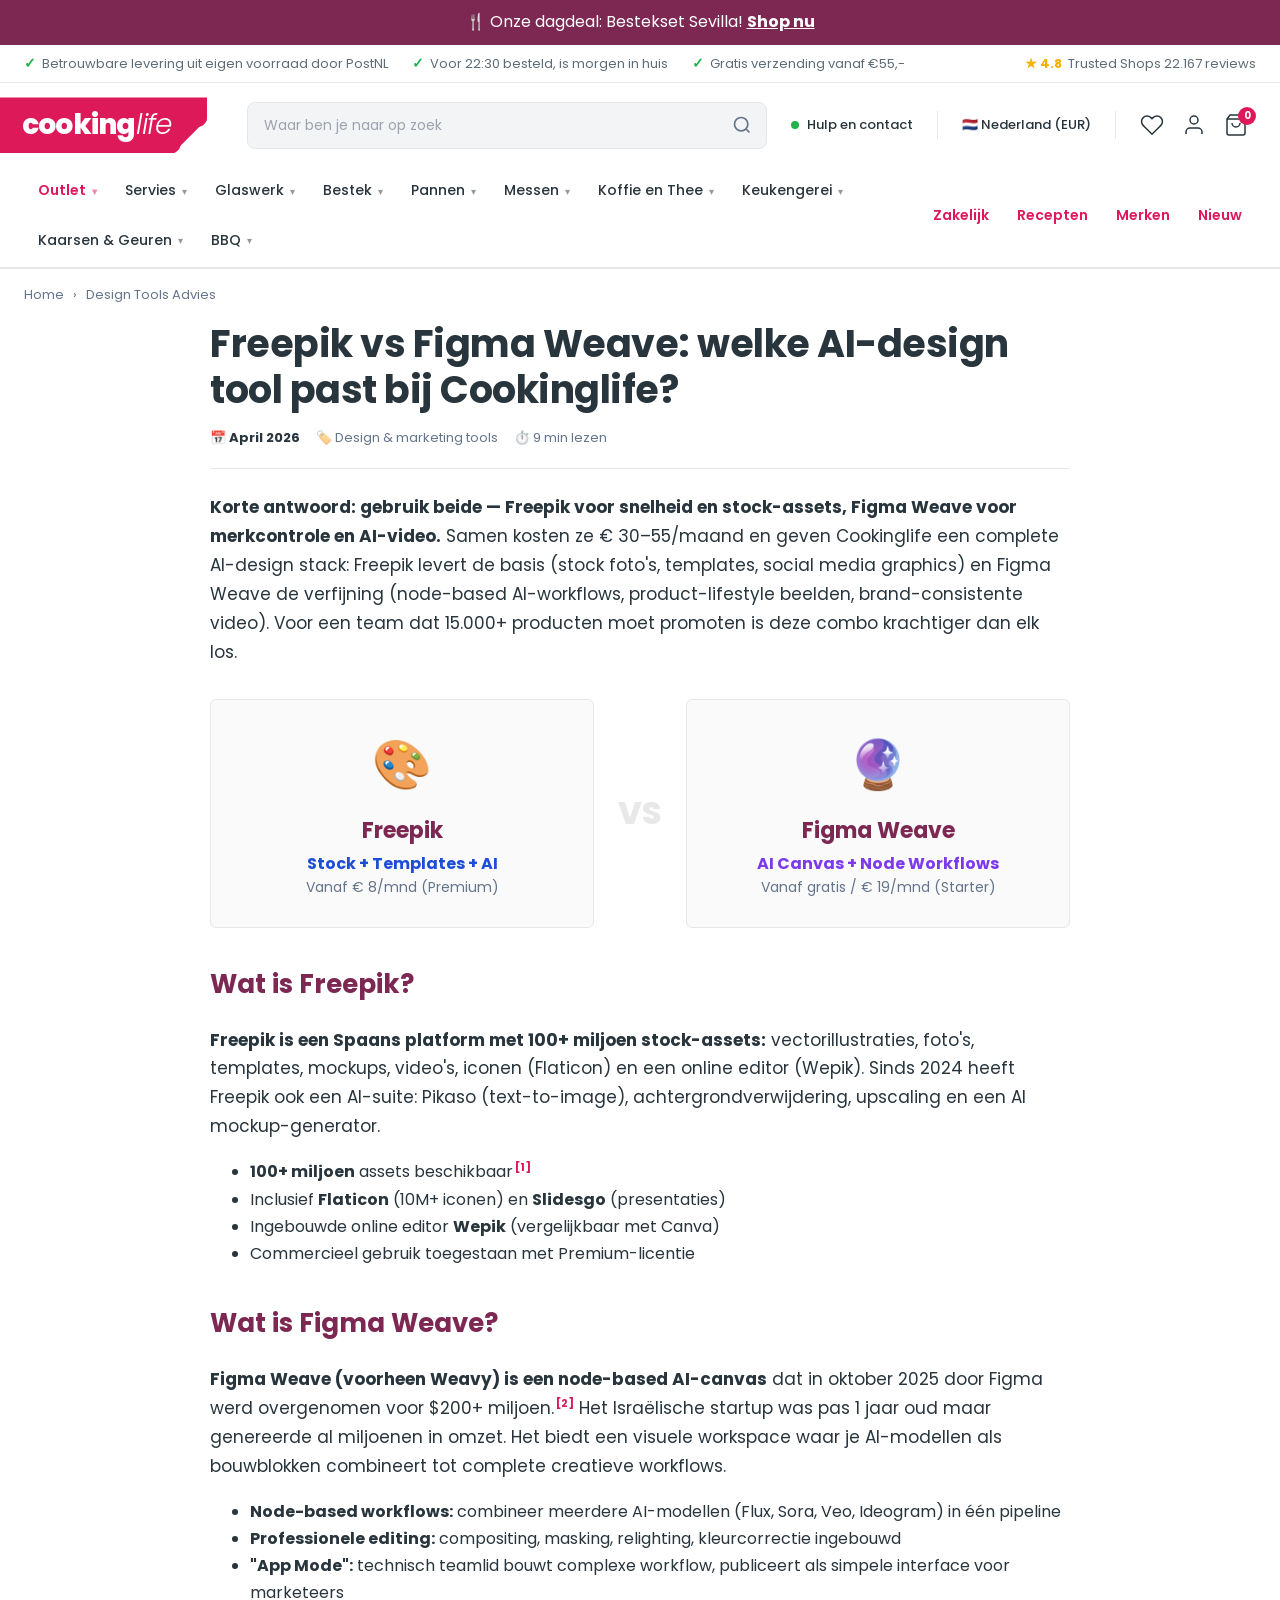
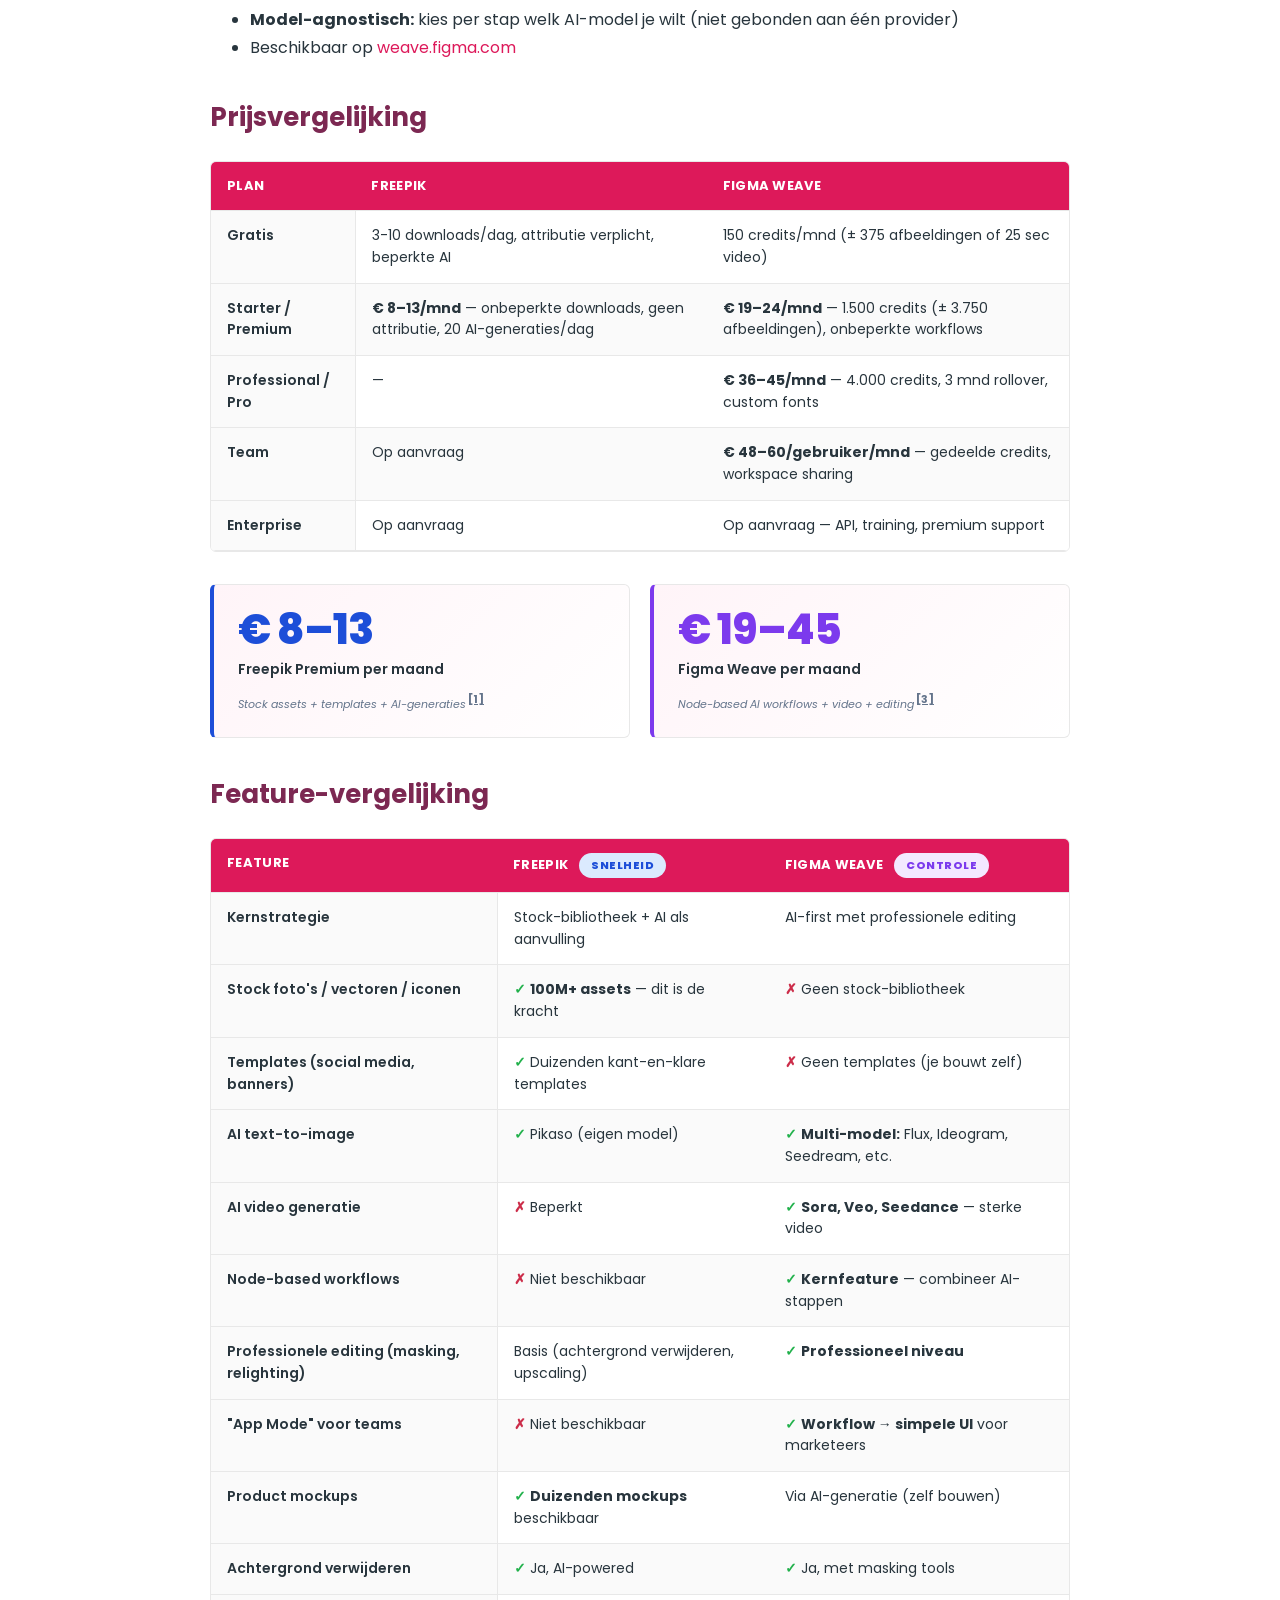
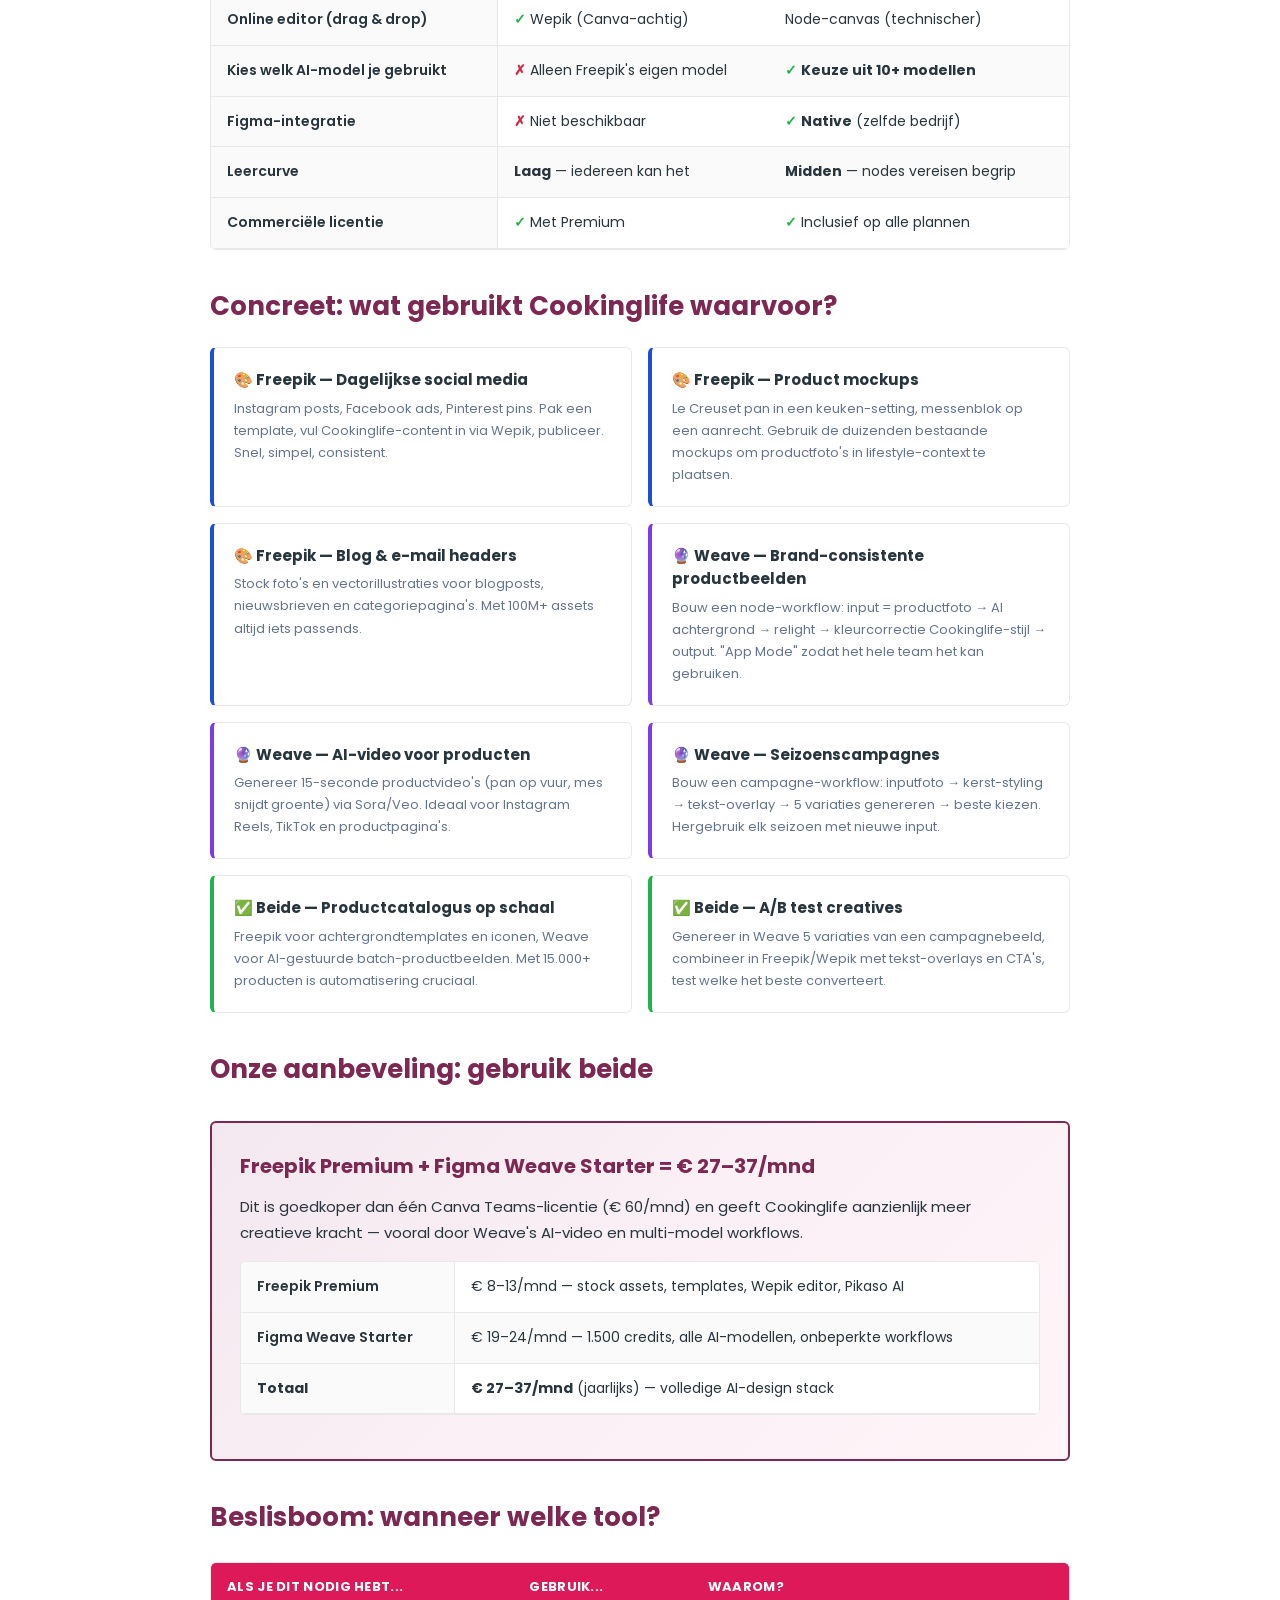
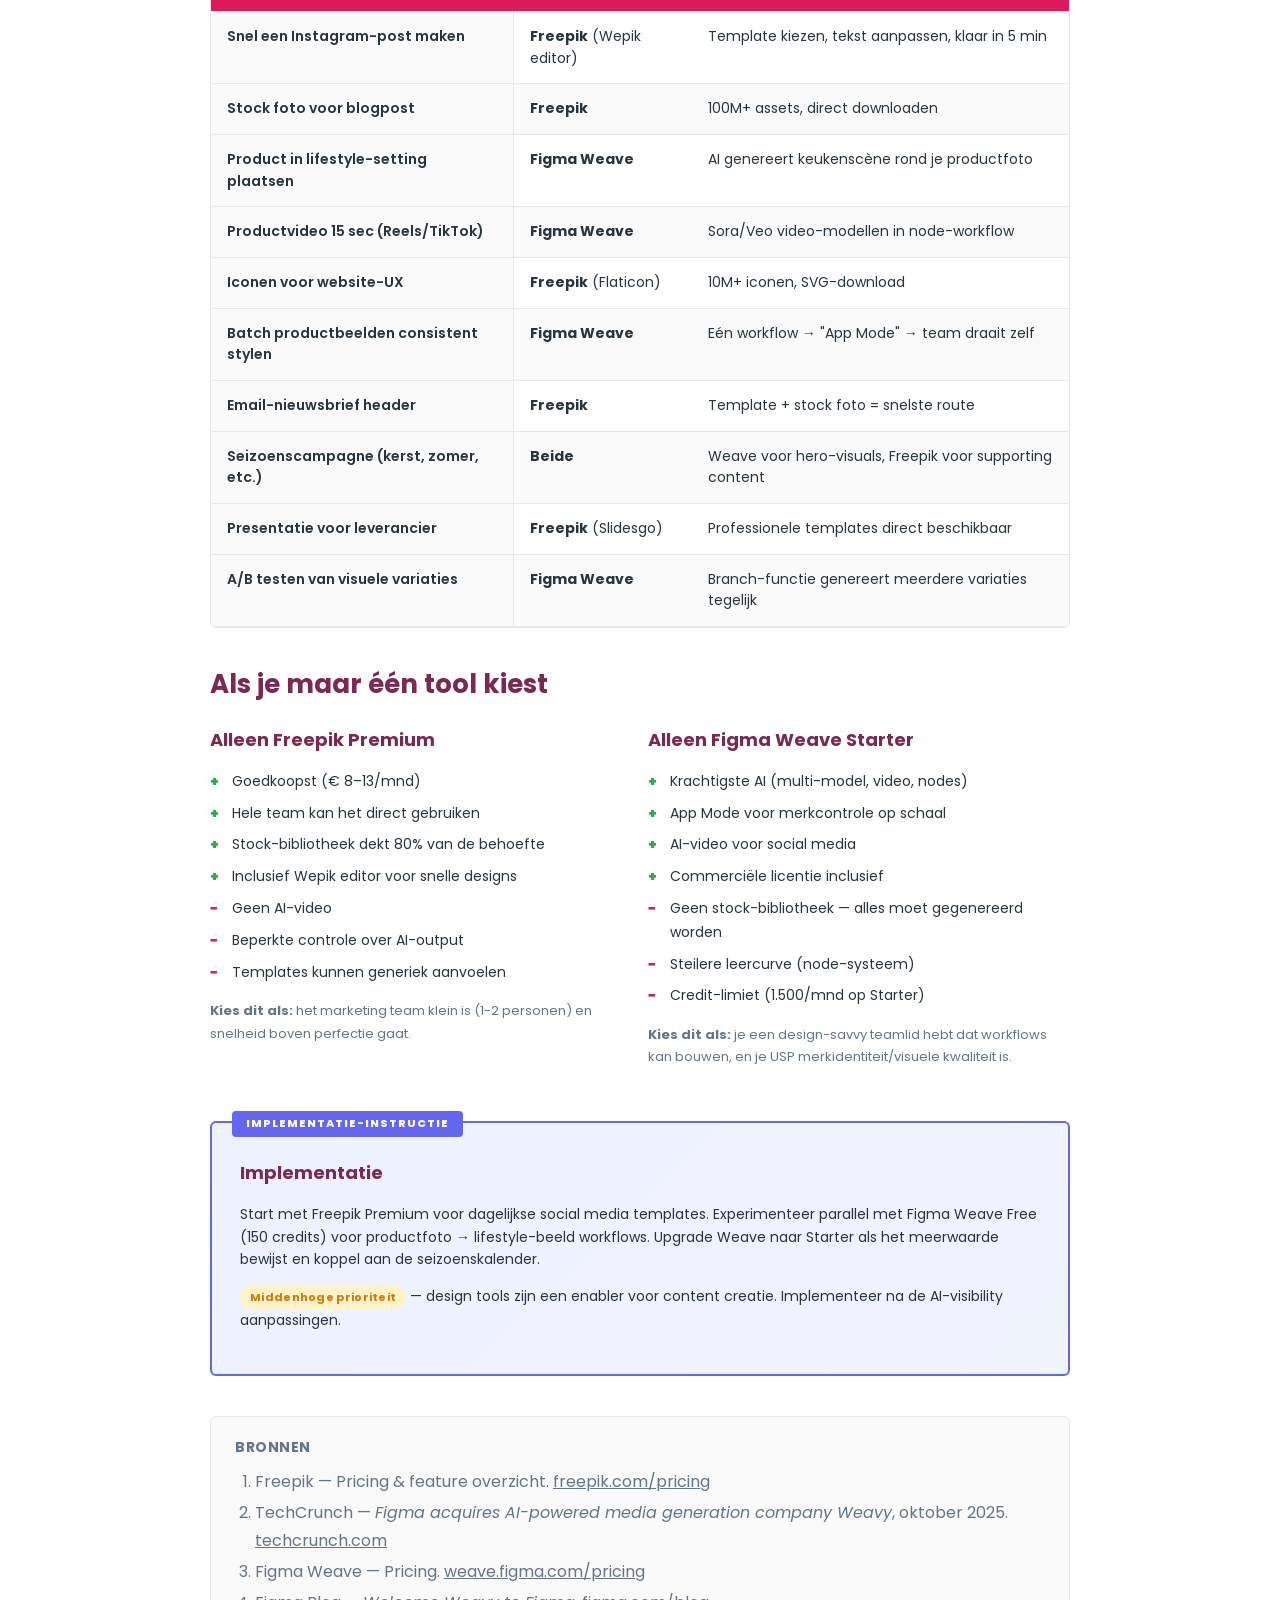
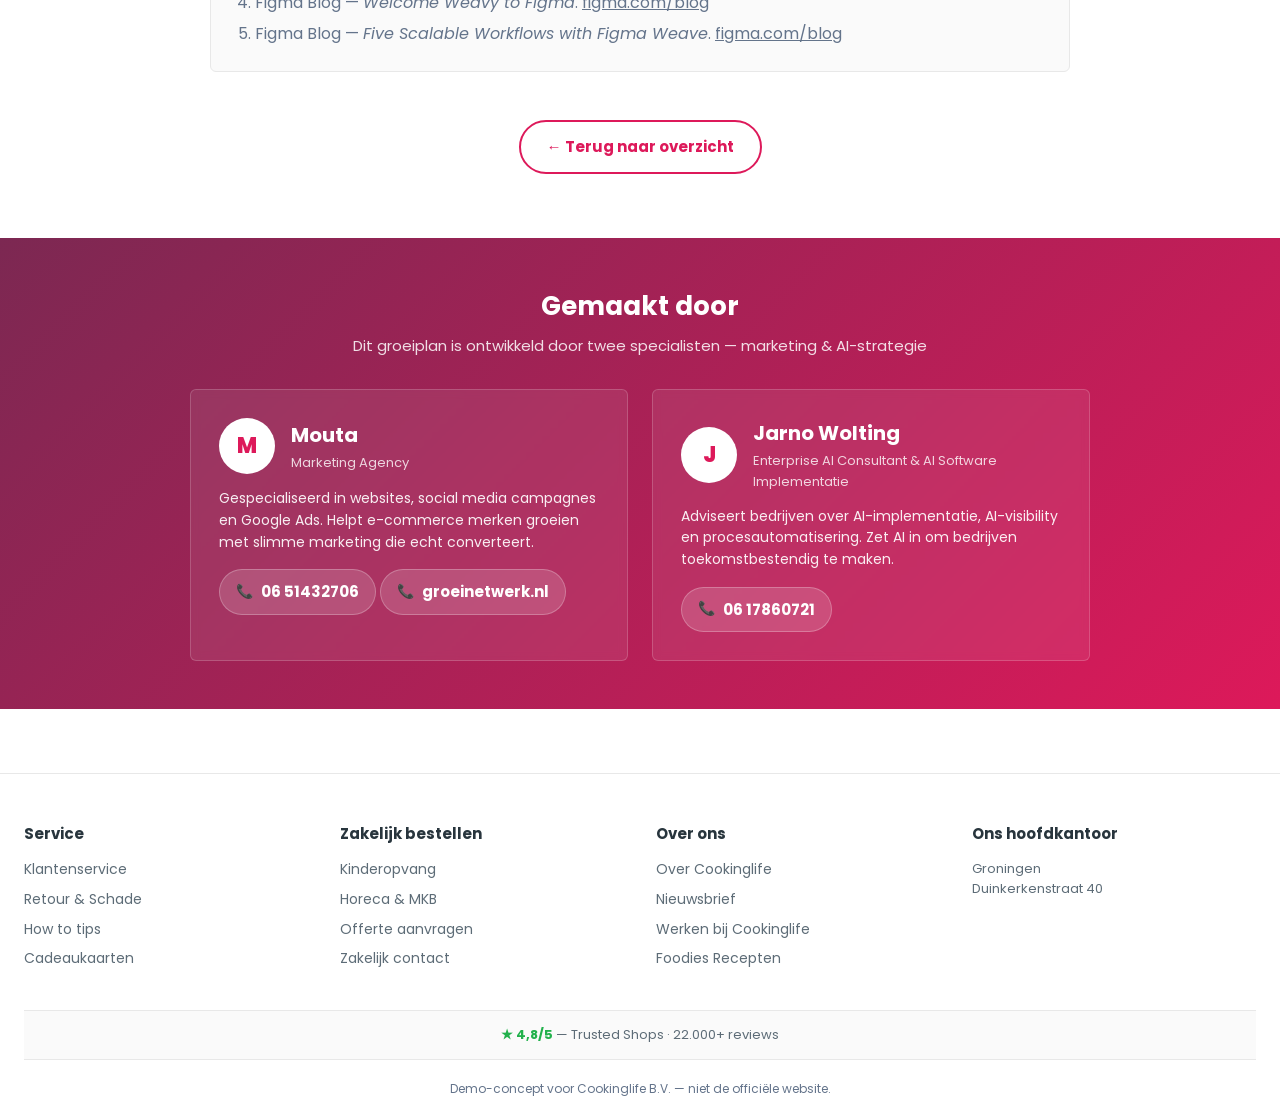
<file: 7-freepik-vs-weave.html>
<!doctype html>
<html lang="nl">
<head>
  <meta charset="utf-8">
  <meta name="viewport" content="width=device-width, initial-scale=1">
  <title>Freepik vs Figma Weave: welke AI-design tool past bij Cookinglife?</title>
  <meta name="description" content="Vergelijking Freepik vs Figma Weave (voorheen Weavy) voor e-commerce marketing. Prijzen, features, AI-tools en concrete aanbeveling voor Cookinglife.">
  <link rel="stylesheet" href="assets/style.css">
  <link rel="preconnect" href="https://fonts.googleapis.com">
  <link href="https://fonts.googleapis.com/css2?family=Poppins:wght@400;500;600;700;800&display=swap" rel="stylesheet">
  <style>
    .tool-badge {
      display: inline-block;
      font-size: 11px;
      font-weight: 800;
      padding: 4px 12px;
      border-radius: 999px;
      text-transform: uppercase;
      letter-spacing: 0.5px;
      vertical-align: middle;
      margin-left: 8px;
    }
    .tool-badge.speed { background: #DBEAFE; color: #1D4ED8; }
    .tool-badge.craft { background: #F3E8FF; color: #7C3AED; }
    .tool-badge.both { background: #D1FAE5; color: #059669; }
    .vs-hero {
      display: grid;
      grid-template-columns: 1fr auto 1fr;
      gap: 24px;
      align-items: center;
      margin: 32px 0;
      text-align: center;
    }
    .vs-hero-card {
      background: var(--cl-bg-soft);
      border: 1px solid var(--cl-border);
      border-radius: var(--cl-radius);
      padding: 28px;
    }
    .vs-hero-card h3 { margin: 12px 0 4px; font-size: 22px; }
    .vs-hero-card .vs-price { font-size: 14px; color: var(--cl-muted); }
    .vs-hero-card .vs-icon { font-size: 48px; }
    .vs-divider {
      font-size: 32px;
      font-weight: 800;
      color: var(--cl-border);
    }
    .use-case-grid {
      display: grid;
      grid-template-columns: repeat(auto-fit, minmax(300px, 1fr));
      gap: 16px;
      margin: 20px 0;
    }
    .use-case-card {
      background: #fff;
      border: 1px solid var(--cl-border);
      border-radius: var(--cl-radius);
      padding: 20px;
      border-left: 4px solid var(--cl-pink);
    }
    .use-case-card.weave { border-left-color: #7C3AED; }
    .use-case-card.freepik { border-left-color: #1D4ED8; }
    .use-case-card.both-tools { border-left-color: var(--cl-green); }
    .use-case-card h4 { margin: 0 0 6px; font-size: 15px; }
    .use-case-card p { margin: 0; font-size: 13px; color: var(--cl-muted); }
    .combo-box {
      background: linear-gradient(135deg, #F3E8EF 0%, #FAF0F5 50%, #FFF4F8 100%);
      border: 2px solid var(--cl-purple);
      border-radius: var(--cl-radius);
      padding: 28px;
      margin: 32px 0;
    }
    .combo-box h3 { color: var(--cl-purple); margin: 0 0 12px; font-size: 20px; }
    .vs-hero-card h3 { color: var(--cl-purple); }
    @media (max-width: 700px) {
      .vs-hero { grid-template-columns: 1fr; }
      .vs-divider { transform: rotate(90deg); }
    }
  </style>
</head>
<body>

<!-- ======================= PROMO BAR ======================= -->
<div class="cl-promobar">
  <div class="cl-container">🍴 Onze dagdeal: Bestekset Sevilla! <a href="#">Shop nu</a></div>
</div>

<!-- ======================= USP BAR ======================= -->
<div class="cl-topbar">
  <div class="cl-container">
    <div class="cl-topbar-usps">
      <span>Betrouwbare levering uit eigen voorraad door PostNL</span>
      <span>Voor 22:30 besteld, is morgen in huis</span>
      <span>Gratis verzending vanaf €55,-</span>
    </div>
    <div class="cl-topbar-trust">
      <span class="cl-trust-star">★ 4.8</span> Trusted Shops 22.167 reviews
    </div>
  </div>
</div>

<!-- ======================= HEADER ======================= -->
<header class="cl-header">
  <div class="cl-container cl-header-inner">
    <a href="index.html" class="cl-logo">cooking<span>life</span></a>
    <form class="cl-search" onsubmit="return false">
      <input type="text" placeholder="Waar ben je naar op zoek">
      <button type="submit"><svg viewBox="0 0 24 24" width="20" height="20" fill="none" stroke="currentColor" stroke-width="2"><circle cx="11" cy="11" r="8"/><path d="m21 21-4.3-4.3"/></svg></button>
    </form>
    <a href="#" class="cl-help-link"><span class="cl-help-dot"></span>Hulp en contact</a>
    <div class="cl-header-divider"></div>
    <div class="cl-country">🇳🇱 Nederland (EUR)</div>
    <div class="cl-header-divider"></div>
    <nav class="cl-header-actions" aria-label="Account en winkelmand">
      <a href="#" aria-label="Verlanglijst"><svg viewBox="0 0 24 24"><path d="M20.84 4.61a5.5 5.5 0 0 0-7.78 0L12 5.67l-1.06-1.06a5.5 5.5 0 0 0-7.78 7.78l1.06 1.06L12 21.23l7.78-7.78 1.06-1.06a5.5 5.5 0 0 0 0-7.78z"/></svg></a>
      <a href="#" aria-label="Account"><svg viewBox="0 0 24 24"><path d="M20 21v-2a4 4 0 0 0-4-4H8a4 4 0 0 0-4 4v2"/><circle cx="12" cy="7" r="4"/></svg></a>
      <a href="#" aria-label="Winkelmand"><svg viewBox="0 0 24 24"><path d="M6 2 3 6v14a2 2 0 0 0 2 2h14a2 2 0 0 0 2-2V6l-3-4z"/><line x1="3" y1="6" x2="21" y2="6"/><path d="M16 10a4 4 0 0 1-8 0"/></svg><span class="cl-cart-count">0</span></a>
    </nav>
  </div>
  <nav class="cl-nav" aria-label="Hoofdnavigatie">
    <div class="cl-container">
      <ul>
        <li><a href="#" class="sale">Outlet <span class="nav-chevron">▾</span></a></li>
        <li><a href="#">Servies <span class="nav-chevron">▾</span></a></li>
        <li><a href="#">Glaswerk <span class="nav-chevron">▾</span></a></li>
        <li><a href="#">Bestek <span class="nav-chevron">▾</span></a></li>
        <li><a href="#">Pannen <span class="nav-chevron">▾</span></a></li>
        <li><a href="#">Messen <span class="nav-chevron">▾</span></a></li>
        <li><a href="#">Koffie en Thee <span class="nav-chevron">▾</span></a></li>
        <li><a href="#">Keukengerei <span class="nav-chevron">▾</span></a></li>
        <li><a href="#">Kaarsen &amp; Geuren <span class="nav-chevron">▾</span></a></li>
        <li><a href="#">BBQ <span class="nav-chevron">▾</span></a></li>
      </ul>
      <div class="cl-nav-special">
        <a href="#">Zakelijk</a>
        <a href="#">Recepten</a>
        <a href="#">Merken</a>
        <a href="#">Nieuw</a>
      </div>
    </div>
  </nav>
</header>

<div class="cl-container">
  <div class="cl-breadcrumb">
    <span><a href="index.html">Home</a></span><span>Design Tools Advies</span>
  </div>

</div>

<main class="cl-container">
  <article class="cl-article">

    <h1>Freepik vs Figma Weave: welke AI-design tool past bij Cookinglife?</h1>

    <div class="cl-article-meta">
      <span>📅 <strong>April 2026</strong></span>
      <span>🏷️ Design &amp; marketing tools</span>
      <span>⏱️ 9 min lezen</span>
    </div>

    <p><strong>Korte antwoord: gebruik beide — Freepik voor snelheid en stock-assets, Figma Weave voor merkcontrole en AI-video.</strong> Samen kosten ze € 30–55/maand en geven Cookinglife een complete AI-design stack: Freepik levert de basis (stock foto's, templates, social media graphics) en Figma Weave de verfijning (node-based AI-workflows, product-lifestyle beelden, brand-consistente video). Voor een team dat 15.000+ producten moet promoten is deze combo krachtiger dan elk los.</p>

    <!-- ======================= VS HERO ======================= -->
    <div class="vs-hero">
      <div class="vs-hero-card">
        <div class="vs-icon">🎨</div>
        <h3>Freepik</h3>
        <div style="font-weight:700;color:#1D4ED8;">Stock + Templates + AI</div>
        <div class="vs-price">Vanaf € 8/mnd (Premium)</div>
      </div>
      <div class="vs-divider">VS</div>
      <div class="vs-hero-card">
        <div class="vs-icon">🔮</div>
        <h3>Figma Weave</h3>
        <div style="font-weight:700;color:#7C3AED;">AI Canvas + Node Workflows</div>
        <div class="vs-price">Vanaf gratis / € 19/mnd (Starter)</div>
      </div>
    </div>

    <!-- ======================= WAT IS WAT ======================= -->
    <h2>Wat is Freepik?</h2>
    <p><strong>Freepik is een Spaans platform met 100+ miljoen stock-assets:</strong> vectorillustraties, foto's, templates, mockups, video's, iconen (Flaticon) en een online editor (Wepik). Sinds 2024 heeft Freepik ook een AI-suite: Pikaso (text-to-image), achtergrondverwijdering, upscaling en een AI mockup-generator.</p>

    <ul>
      <li><strong>100+ miljoen</strong> assets beschikbaar<cite><a href="#bron-1">[1]</a></cite></li>
      <li>Inclusief <strong>Flaticon</strong> (10M+ iconen) en <strong>Slidesgo</strong> (presentaties)</li>
      <li>Ingebouwde online editor <strong>Wepik</strong> (vergelijkbaar met Canva)</li>
      <li>Commercieel gebruik toegestaan met Premium-licentie</li>
    </ul>

    <h2>Wat is Figma Weave?</h2>
    <p><strong>Figma Weave (voorheen Weavy) is een node-based AI-canvas</strong> dat in oktober 2025 door Figma werd overgenomen voor $200+ miljoen.<cite><a href="#bron-2">[2]</a></cite> Het Israëlische startup was pas 1 jaar oud maar genereerde al miljoenen in omzet. Het biedt een visuele workspace waar je AI-modellen als bouwblokken combineert tot complete creatieve workflows.</p>

    <ul>
      <li><strong>Node-based workflows:</strong> combineer meerdere AI-modellen (Flux, Sora, Veo, Ideogram) in één pipeline</li>
      <li><strong>Professionele editing:</strong> compositing, masking, relighting, kleurcorrectie ingebouwd</li>
      <li><strong>"App Mode":</strong> technisch teamlid bouwt complexe workflow, publiceert als simpele interface voor marketeers</li>
      <li><strong>Model-agnostisch:</strong> kies per stap welk AI-model je wilt (niet gebonden aan één provider)</li>
      <li>Beschikbaar op <a href="https://weave.figma.com" target="_blank" rel="noopener">weave.figma.com</a></li>
    </ul>

    <!-- ======================= PRICING ======================= -->
    <h2>Prijsvergelijking</h2>

    <div class="cl-table-wrap">
      <table class="cl-comparison-table">
        <thead>
          <tr>
            <th>Plan</th>
            <th>Freepik</th>
            <th>Figma Weave</th>
          </tr>
        </thead>
        <tbody>
          <tr>
            <td>Gratis</td>
            <td>3-10 downloads/dag, attributie verplicht, beperkte AI</td>
            <td>150 credits/mnd (± 375 afbeeldingen of 25 sec video)</td>
          </tr>
          <tr>
            <td>Starter / Premium</td>
            <td><strong>€ 8–13/mnd</strong> — onbeperkte downloads, geen attributie, 20 AI-generaties/dag</td>
            <td><strong>€ 19–24/mnd</strong> — 1.500 credits (± 3.750 afbeeldingen), onbeperkte workflows</td>
          </tr>
          <tr>
            <td>Professional / Pro</td>
            <td>—</td>
            <td><strong>€ 36–45/mnd</strong> — 4.000 credits, 3 mnd rollover, custom fonts</td>
          </tr>
          <tr>
            <td>Team</td>
            <td>Op aanvraag</td>
            <td><strong>€ 48–60/gebruiker/mnd</strong> — gedeelde credits, workspace sharing</td>
          </tr>
          <tr>
            <td>Enterprise</td>
            <td>Op aanvraag</td>
            <td>Op aanvraag — API, training, premium support</td>
          </tr>
        </tbody>
      </table>
    </div>

    <div class="cl-stat-grid" style="grid-template-columns:1fr 1fr;">
      <div class="cl-stat-block" style="border-left-color:#1D4ED8;">
        <div class="cl-stat-number" style="color:#1D4ED8;">€ 8–13</div>
        <div class="cl-stat-label">Freepik Premium per maand</div>
        <div class="cl-stat-source">Stock assets + templates + AI-generaties<cite><a href="#bron-1">[1]</a></cite></div>
      </div>
      <div class="cl-stat-block" style="border-left-color:#7C3AED;">
        <div class="cl-stat-number" style="color:#7C3AED;">€ 19–45</div>
        <div class="cl-stat-label">Figma Weave per maand</div>
        <div class="cl-stat-source">Node-based AI workflows + video + editing<cite><a href="#bron-3">[3]</a></cite></div>
      </div>
    </div>

    <!-- ======================= FEATURE VERGELIJKING ======================= -->
    <h2>Feature-vergelijking</h2>

    <div class="cl-table-wrap">
      <table class="cl-comparison-table">
        <thead>
          <tr>
            <th>Feature</th>
            <th>Freepik <span class="tool-badge speed">Snelheid</span></th>
            <th>Figma Weave <span class="tool-badge craft">Controle</span></th>
          </tr>
        </thead>
        <tbody>
          <tr>
            <td>Kernstrategie</td>
            <td>Stock-bibliotheek + AI als aanvulling</td>
            <td>AI-first met professionele editing</td>
          </tr>
          <tr>
            <td>Stock foto's / vectoren / iconen</td>
            <td><span class="cl-check">✓</span> <strong>100M+ assets</strong> — dit is de kracht</td>
            <td><span class="cl-cross">✗</span> Geen stock-bibliotheek</td>
          </tr>
          <tr>
            <td>Templates (social media, banners)</td>
            <td><span class="cl-check">✓</span> Duizenden kant-en-klare templates</td>
            <td><span class="cl-cross">✗</span> Geen templates (je bouwt zelf)</td>
          </tr>
          <tr>
            <td>AI text-to-image</td>
            <td><span class="cl-check">✓</span> Pikaso (eigen model)</td>
            <td><span class="cl-check">✓</span> <strong>Multi-model:</strong> Flux, Ideogram, Seedream, etc.</td>
          </tr>
          <tr>
            <td>AI video generatie</td>
            <td><span class="cl-cross">✗</span> Beperkt</td>
            <td><span class="cl-check">✓</span> <strong>Sora, Veo, Seedance</strong> — sterke video</td>
          </tr>
          <tr>
            <td>Node-based workflows</td>
            <td><span class="cl-cross">✗</span> Niet beschikbaar</td>
            <td><span class="cl-check">✓</span> <strong>Kernfeature</strong> — combineer AI-stappen</td>
          </tr>
          <tr>
            <td>Professionele editing (masking, relighting)</td>
            <td>Basis (achtergrond verwijderen, upscaling)</td>
            <td><span class="cl-check">✓</span> <strong>Professioneel niveau</strong></td>
          </tr>
          <tr>
            <td>"App Mode" voor teams</td>
            <td><span class="cl-cross">✗</span> Niet beschikbaar</td>
            <td><span class="cl-check">✓</span> <strong>Workflow → simpele UI</strong> voor marketeers</td>
          </tr>
          <tr>
            <td>Product mockups</td>
            <td><span class="cl-check">✓</span> <strong>Duizenden mockups</strong> beschikbaar</td>
            <td>Via AI-generatie (zelf bouwen)</td>
          </tr>
          <tr>
            <td>Achtergrond verwijderen</td>
            <td><span class="cl-check">✓</span> Ja, AI-powered</td>
            <td><span class="cl-check">✓</span> Ja, met masking tools</td>
          </tr>
          <tr>
            <td>Online editor (drag &amp; drop)</td>
            <td><span class="cl-check">✓</span> Wepik (Canva-achtig)</td>
            <td>Node-canvas (technischer)</td>
          </tr>
          <tr>
            <td>Kies welk AI-model je gebruikt</td>
            <td><span class="cl-cross">✗</span> Alleen Freepik's eigen model</td>
            <td><span class="cl-check">✓</span> <strong>Keuze uit 10+ modellen</strong></td>
          </tr>
          <tr>
            <td>Figma-integratie</td>
            <td><span class="cl-cross">✗</span> Niet beschikbaar</td>
            <td><span class="cl-check">✓</span> <strong>Native</strong> (zelfde bedrijf)</td>
          </tr>
          <tr>
            <td>Leercurve</td>
            <td><strong>Laag</strong> — iedereen kan het</td>
            <td><strong>Midden</strong> — nodes vereisen begrip</td>
          </tr>
          <tr>
            <td>Commerciële licentie</td>
            <td><span class="cl-check">✓</span> Met Premium</td>
            <td><span class="cl-check">✓</span> Inclusief op alle plannen</td>
          </tr>
        </tbody>
      </table>
    </div>

    <!-- ======================= VOOR COOKINGLIFE ======================= -->
    <h2>Concreet: wat gebruikt Cookinglife waarvoor?</h2>

    <div class="use-case-grid">
      <div class="use-case-card freepik">
        <h4>🎨 Freepik — Dagelijkse social media</h4>
        <p>Instagram posts, Facebook ads, Pinterest pins. Pak een template, vul Cookinglife-content in via Wepik, publiceer. Snel, simpel, consistent.</p>
      </div>
      <div class="use-case-card freepik">
        <h4>🎨 Freepik — Product mockups</h4>
        <p>Le Creuset pan in een keuken-setting, messenblok op een aanrecht. Gebruik de duizenden bestaande mockups om productfoto's in lifestyle-context te plaatsen.</p>
      </div>
      <div class="use-case-card freepik">
        <h4>🎨 Freepik — Blog &amp; e-mail headers</h4>
        <p>Stock foto's en vectorillustraties voor blogposts, nieuwsbrieven en categoriepagina's. Met 100M+ assets altijd iets passends.</p>
      </div>
      <div class="use-case-card weave">
        <h4>🔮 Weave — Brand-consistente productbeelden</h4>
        <p>Bouw een node-workflow: input = productfoto → AI achtergrond → relight → kleurcorrectie Cookinglife-stijl → output. "App Mode" zodat het hele team het kan gebruiken.</p>
      </div>
      <div class="use-case-card weave">
        <h4>🔮 Weave — AI-video voor producten</h4>
        <p>Genereer 15-seconde productvideo's (pan op vuur, mes snijdt groente) via Sora/Veo. Ideaal voor Instagram Reels, TikTok en productpagina's.</p>
      </div>
      <div class="use-case-card weave">
        <h4>🔮 Weave — Seizoenscampagnes</h4>
        <p>Bouw een campagne-workflow: inputfoto → kerst-styling → tekst-overlay → 5 variaties genereren → beste kiezen. Hergebruik elk seizoen met nieuwe input.</p>
      </div>
      <div class="use-case-card both-tools">
        <h4>✅ Beide — Productcatalogus op schaal</h4>
        <p>Freepik voor achtergrondtemplates en iconen, Weave voor AI-gestuurde batch-productbeelden. Met 15.000+ producten is automatisering cruciaal.</p>
      </div>
      <div class="use-case-card both-tools">
        <h4>✅ Beide — A/B test creatives</h4>
        <p>Genereer in Weave 5 variaties van een campagnebeeld, combineer in Freepik/Wepik met tekst-overlays en CTA's, test welke het beste converteert.</p>
      </div>
    </div>

    <!-- ======================= AANBEVELING ======================= -->
    <h2>Onze aanbeveling: gebruik beide</h2>

    <div class="combo-box">
      <h3>Freepik Premium + Figma Weave Starter = € 27–37/mnd</h3>
      <p style="font-size:15px;margin:0 0 16px;">Dit is goedkoper dan één Canva Teams-licentie (€ 60/mnd) en geeft Cookinglife aanzienlijk meer creatieve kracht — vooral door Weave's AI-video en multi-model workflows.</p>

      <div class="cl-table-wrap" style="margin:16px 0;">
        <table class="cl-comparison-table">
          <tbody>
            <tr><td>Freepik Premium</td><td>€ 8–13/mnd — stock assets, templates, Wepik editor, Pikaso AI</td></tr>
            <tr><td>Figma Weave Starter</td><td>€ 19–24/mnd — 1.500 credits, alle AI-modellen, onbeperkte workflows</td></tr>
            <tr><td><strong>Totaal</strong></td><td><strong>€ 27–37/mnd</strong> (jaarlijks) — volledige AI-design stack</td></tr>
          </tbody>
        </table>
      </div>
    </div>

    <!-- ======================= WANNEER WELKE? ======================= -->
    <h2>Beslisboom: wanneer welke tool?</h2>

    <div class="cl-table-wrap">
      <table class="cl-comparison-table">
        <thead>
          <tr>
            <th>Als je dit nodig hebt...</th>
            <th>Gebruik...</th>
            <th>Waarom?</th>
          </tr>
        </thead>
        <tbody>
          <tr><td>Snel een Instagram-post maken</td><td><strong>Freepik</strong> (Wepik editor)</td><td>Template kiezen, tekst aanpassen, klaar in 5 min</td></tr>
          <tr><td>Stock foto voor blogpost</td><td><strong>Freepik</strong></td><td>100M+ assets, direct downloaden</td></tr>
          <tr><td>Product in lifestyle-setting plaatsen</td><td><strong>Figma Weave</strong></td><td>AI genereert keukenscène rond je productfoto</td></tr>
          <tr><td>Productvideo 15 sec (Reels/TikTok)</td><td><strong>Figma Weave</strong></td><td>Sora/Veo video-modellen in node-workflow</td></tr>
          <tr><td>Iconen voor website-UX</td><td><strong>Freepik</strong> (Flaticon)</td><td>10M+ iconen, SVG-download</td></tr>
          <tr><td>Batch productbeelden consistent stylen</td><td><strong>Figma Weave</strong></td><td>Eén workflow → "App Mode" → team draait zelf</td></tr>
          <tr><td>Email-nieuwsbrief header</td><td><strong>Freepik</strong></td><td>Template + stock foto = snelste route</td></tr>
          <tr><td>Seizoenscampagne (kerst, zomer, etc.)</td><td><strong>Beide</strong></td><td>Weave voor hero-visuals, Freepik voor supporting content</td></tr>
          <tr><td>Presentatie voor leverancier</td><td><strong>Freepik</strong> (Slidesgo)</td><td>Professionele templates direct beschikbaar</td></tr>
          <tr><td>A/B testen van visuele variaties</td><td><strong>Figma Weave</strong></td><td>Branch-functie genereert meerdere variaties tegelijk</td></tr>
        </tbody>
      </table>
    </div>

    <!-- ======================= ALS JE MAAR ÉÉN KIEST ======================= -->
    <h2>Als je maar één tool kiest</h2>

    <div class="cl-proscons" style="margin:20px 0;">
      <div>
        <h3 style="font-size:18px;margin:0 0 12px;">Alleen Freepik Premium</h3>
        <ul class="cl-pros">
          <li>Goedkoopst (€ 8–13/mnd)</li>
          <li>Hele team kan het direct gebruiken</li>
          <li>Stock-bibliotheek dekt 80% van de behoefte</li>
          <li>Inclusief Wepik editor voor snelle designs</li>
        </ul>
        <ul class="cl-cons">
          <li>Geen AI-video</li>
          <li>Beperkte controle over AI-output</li>
          <li>Templates kunnen generiek aanvoelen</li>
        </ul>
        <p style="font-size:13px;color:var(--cl-muted);margin-top:12px;"><strong>Kies dit als:</strong> het marketing team klein is (1-2 personen) en snelheid boven perfectie gaat.</p>
      </div>
      <div>
        <h3 style="font-size:18px;margin:0 0 12px;">Alleen Figma Weave Starter</h3>
        <ul class="cl-pros">
          <li>Krachtigste AI (multi-model, video, nodes)</li>
          <li>App Mode voor merkcontrole op schaal</li>
          <li>AI-video voor social media</li>
          <li>Commerciële licentie inclusief</li>
        </ul>
        <ul class="cl-cons">
          <li>Geen stock-bibliotheek — alles moet gegenereerd worden</li>
          <li>Steilere leercurve (node-systeem)</li>
          <li>Credit-limiet (1.500/mnd op Starter)</li>
        </ul>
        <p style="font-size:13px;color:var(--cl-muted);margin-top:12px;"><strong>Kies dit als:</strong> je een design-savvy teamlid hebt dat workflows kan bouwen, en je USP merkidentiteit/visuele kwaliteit is.</p>
      </div>
    </div>

    <!-- ======================= IMPLEMENTATIE ======================= -->
    <div class="cl-impl-box">
      <h3>Implementatie</h3>
      <p>Start met Freepik Premium voor dagelijkse social media templates. Experimenteer parallel met Figma Weave Free (150 credits) voor productfoto → lifestyle-beeld workflows. Upgrade Weave naar Starter als het meerwaarde bewijst en koppel aan de seizoenskalender.</p>
      <p><span class="cl-impl-priority medium">Middenhoge prioriteit</span> — design tools zijn een enabler voor content creatie. Implementeer na de AI-visibility aanpassingen.</p>
    </div>

    <!-- ======================= BRONNEN ======================= -->
    <div class="cl-sources">
      <h4>Bronnen</h4>
      <ol>
        <li id="bron-1">Freepik — Pricing &amp; feature overzicht. <a href="https://www.freepik.com/pricing" target="_blank" rel="noopener">freepik.com/pricing</a></li>
        <li id="bron-2">TechCrunch — <em>Figma acquires AI-powered media generation company Weavy</em>, oktober 2025. <a href="https://techcrunch.com/2025/10/30/figma-acquires-ai-powered-media-generation-company-weavy/" target="_blank" rel="noopener">techcrunch.com</a></li>
        <li id="bron-3">Figma Weave — Pricing. <a href="https://weave.figma.com/pricing" target="_blank" rel="noopener">weave.figma.com/pricing</a></li>
        <li>Figma Blog — <em>Welcome Weavy to Figma</em>. <a href="https://www.figma.com/blog/welcome-weavy-to-figma/" target="_blank" rel="noopener">figma.com/blog</a></li>
        <li>Figma Blog — <em>Five Scalable Workflows with Figma Weave</em>. <a href="https://www.figma.com/blog/five-figma-weave-workflows/" target="_blank" rel="noopener">figma.com/blog</a></li>
      </ol>
    </div>

    <p style="text-align:center;margin:48px 0;">
      <a href="index.html" class="cl-btn cl-btn-outline">← Terug naar overzicht</a>
    </p>
  </article>
</main>

<!-- ======================= GEMAAKT DOOR ======================= -->
<section class="cl-authors">
  <div class="cl-container">
    <div class="cl-authors-head">
      <h2>Gemaakt door</h2>
      <p>Dit groeiplan is ontwikkeld door twee specialisten — marketing &amp; AI-strategie</p>
    </div>
    <div class="cl-authors-grid">
      <div class="cl-author-card">
        <div class="cl-author-head">
          <div class="cl-author-avatar-lg">M</div>
          <div>
            <h3>Mouta</h3>
            <p class="cl-author-role">Marketing Agency</p>
          </div>
        </div>
        <p class="cl-author-desc">Gespecialiseerd in websites, social media campagnes en Google Ads. Helpt e-commerce merken groeien met slimme marketing die echt converteert.</p>
        <a href="tel:+31651432706" class="cl-author-phone">06 51432706</a>
        <a href="https://groeinetwerk.nl" class="cl-author-phone" target="_blank" rel="noopener">groeinetwerk.nl</a>
      </div>
      <div class="cl-author-card">
        <div class="cl-author-head">
          <div class="cl-author-avatar-lg">J</div>
          <div>
            <h3>Jarno Wolting</h3>
            <p class="cl-author-role">Enterprise AI Consultant &amp; AI Software Implementatie</p>
          </div>
        </div>
        <p class="cl-author-desc">Adviseert bedrijven over AI-implementatie, AI-visibility en procesautomatisering. Zet AI in om bedrijven toekomstbestendig te maken.</p>
        <a href="tel:+31617860721" class="cl-author-phone">06 17860721</a>
      </div>
    </div>
  </div>
</section>

<footer class="cl-footer">
  <div class="cl-container">
    <div class="cl-footer-cols">
      <div><h4>Service</h4><ul><li><a href="#">Klantenservice</a></li><li><a href="#">Retour &amp; Schade</a></li><li><a href="#">How to tips</a></li><li><a href="#">Cadeaukaarten</a></li></ul></div>
      <div><h4>Zakelijk bestellen</h4><ul><li><a href="#">Kinderopvang</a></li><li><a href="#">Horeca &amp; MKB</a></li><li><a href="#">Offerte aanvragen</a></li><li><a href="#">Zakelijk contact</a></li></ul></div>
      <div><h4>Over ons</h4><ul><li><a href="#">Over Cookinglife</a></li><li><a href="#">Nieuwsbrief</a></li><li><a href="#">Werken bij Cookinglife</a></li><li><a href="#">Foodies Recepten</a></li></ul></div>
      <div><h4>Ons hoofdkantoor</h4><p style="font-size:13px;">Groningen<br>Duinkerkenstraat 40</p></div>
    </div>
    <div class="cl-footer-trust"><strong>★ 4,8/5</strong> — Trusted Shops · 22.000+ reviews</div>
    <div class="cl-footer-bottom">Demo-concept voor Cookinglife B.V. — niet de officiële website.</div>
  </div>
</footer>

<script src="assets/script.js"></script>
</body>
</html>
</file>
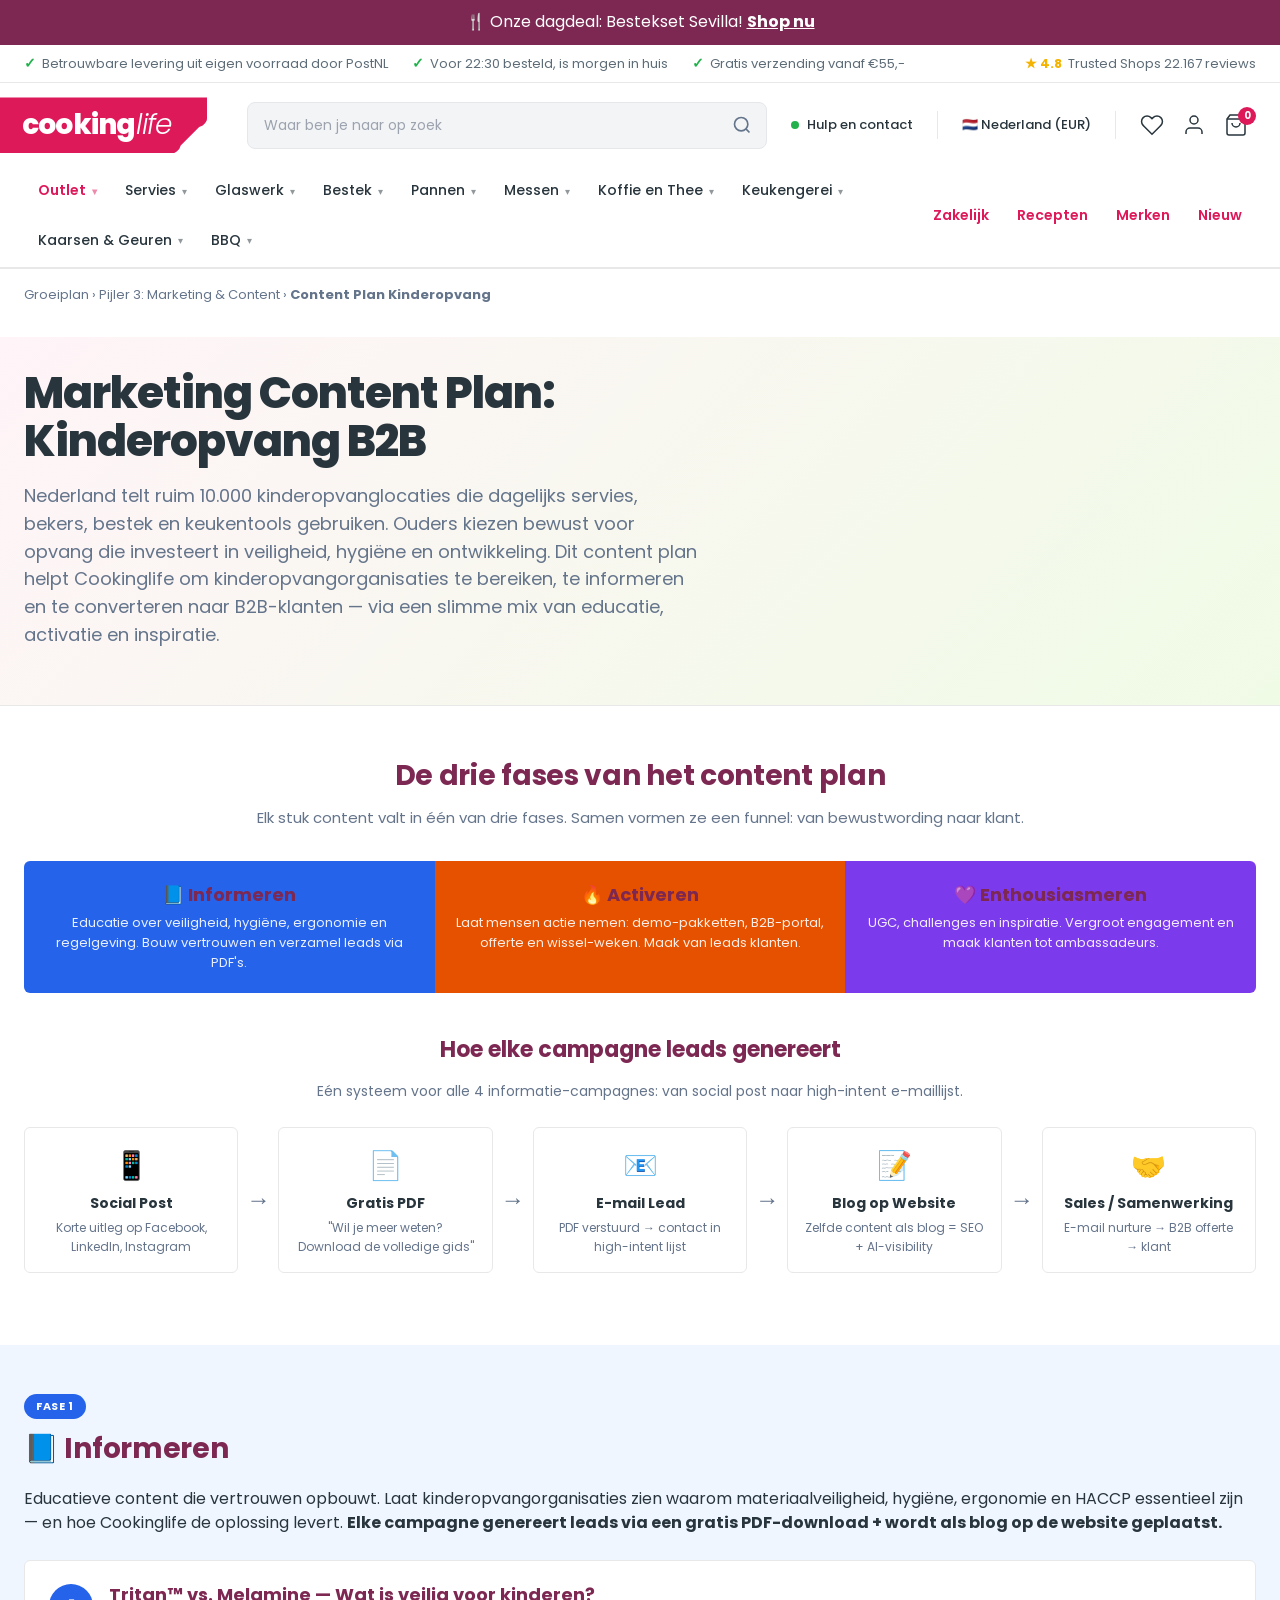
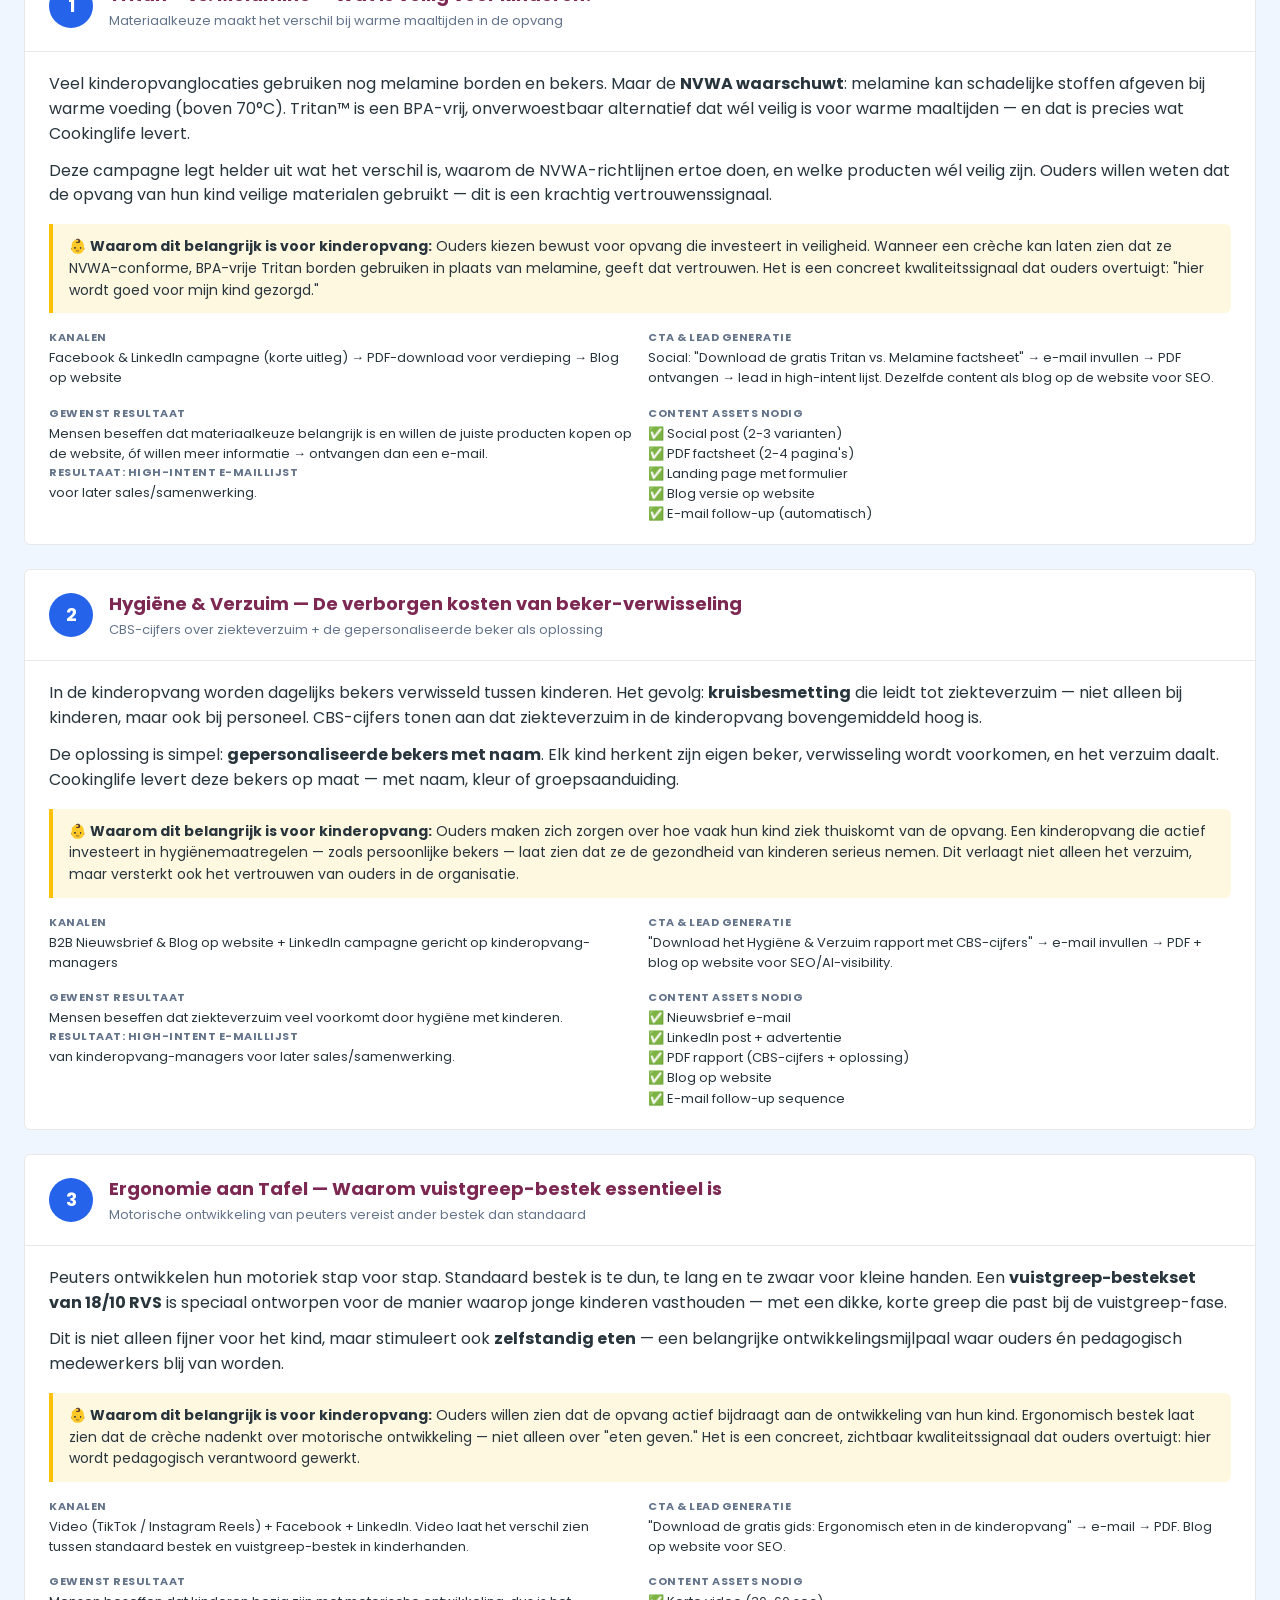
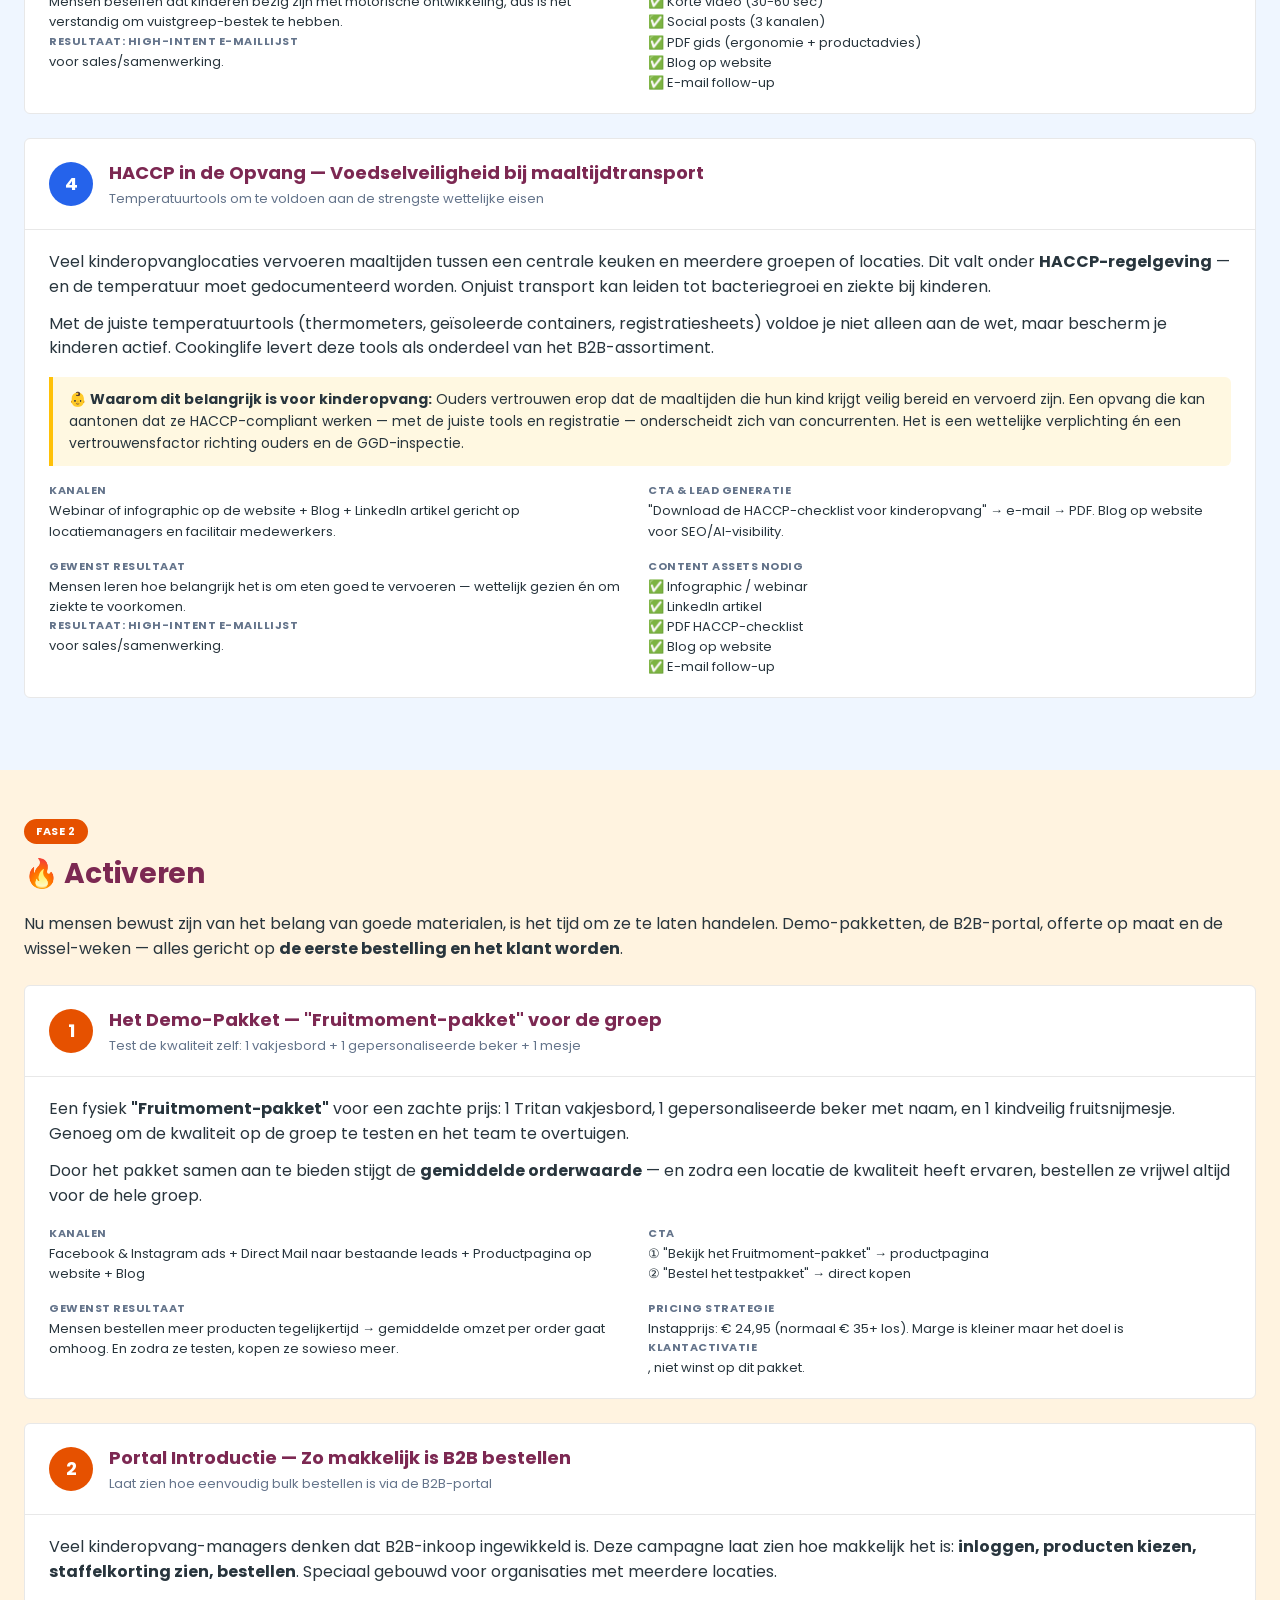
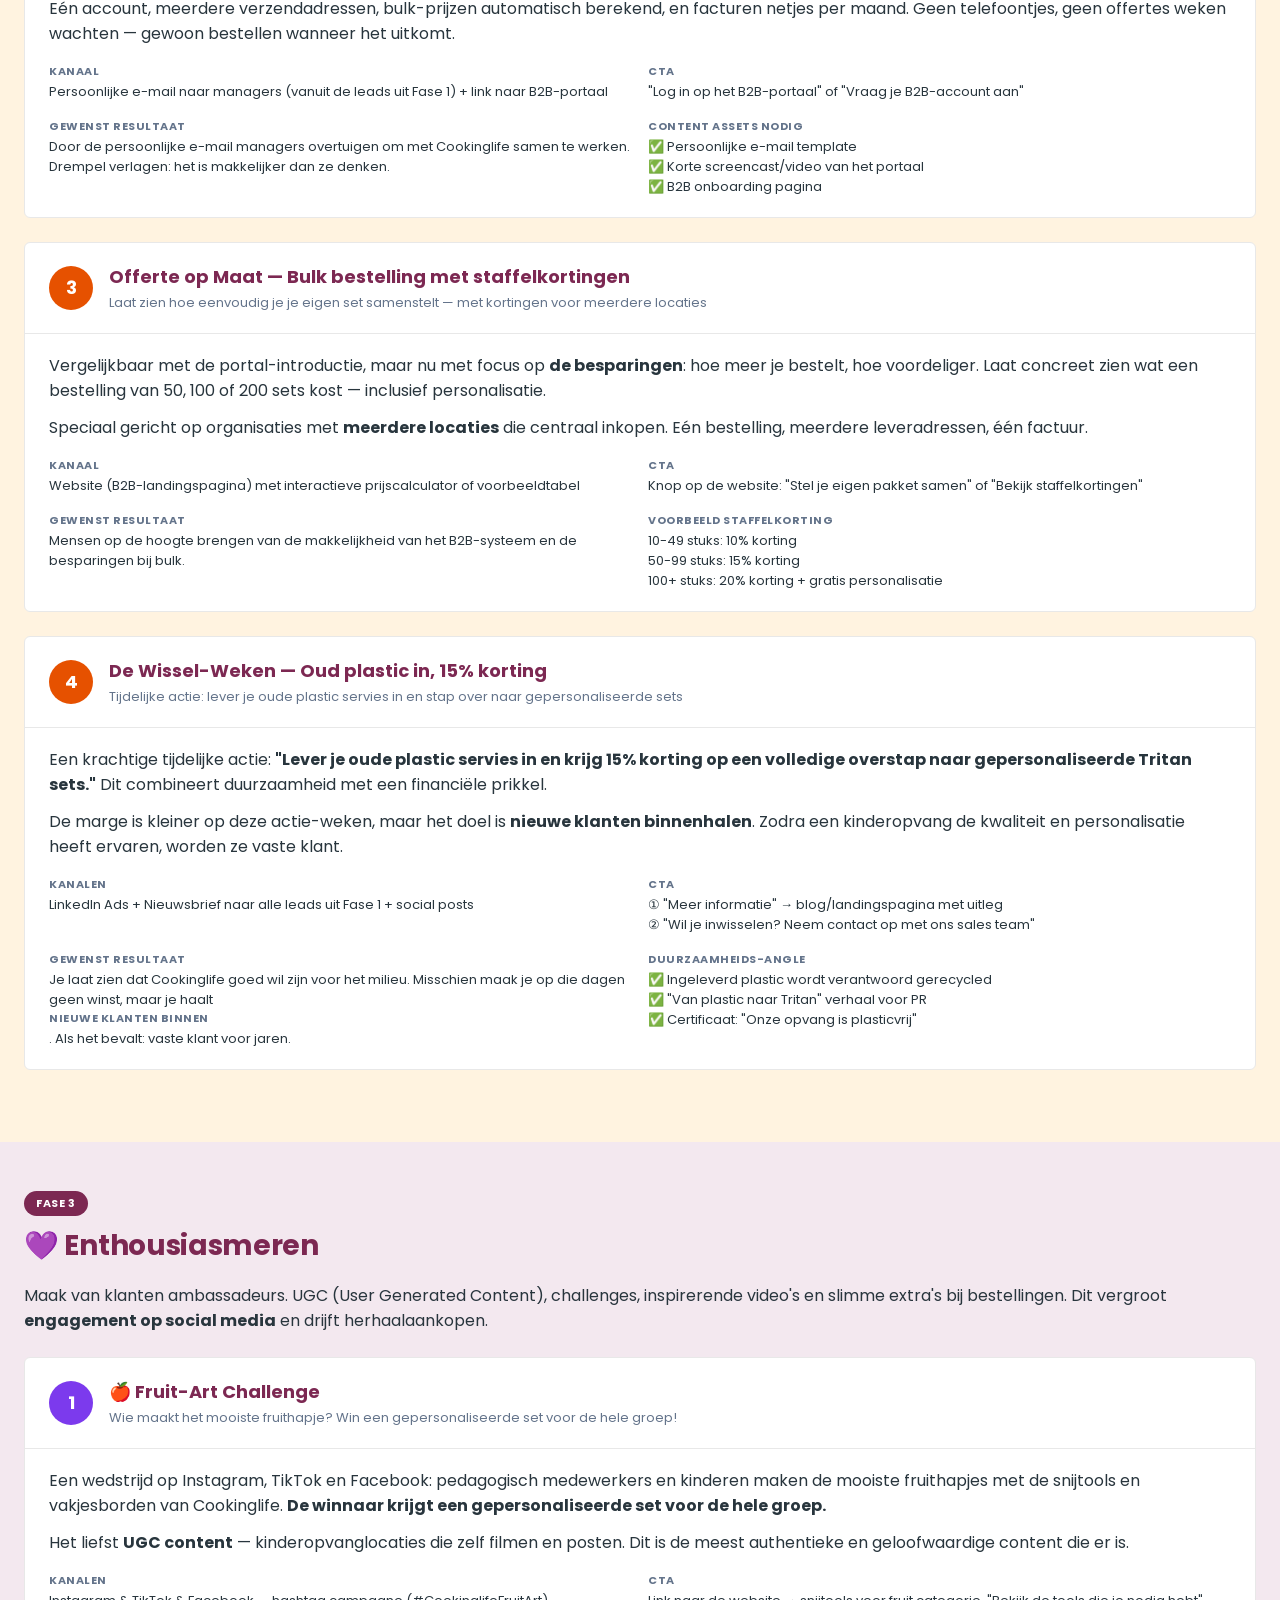
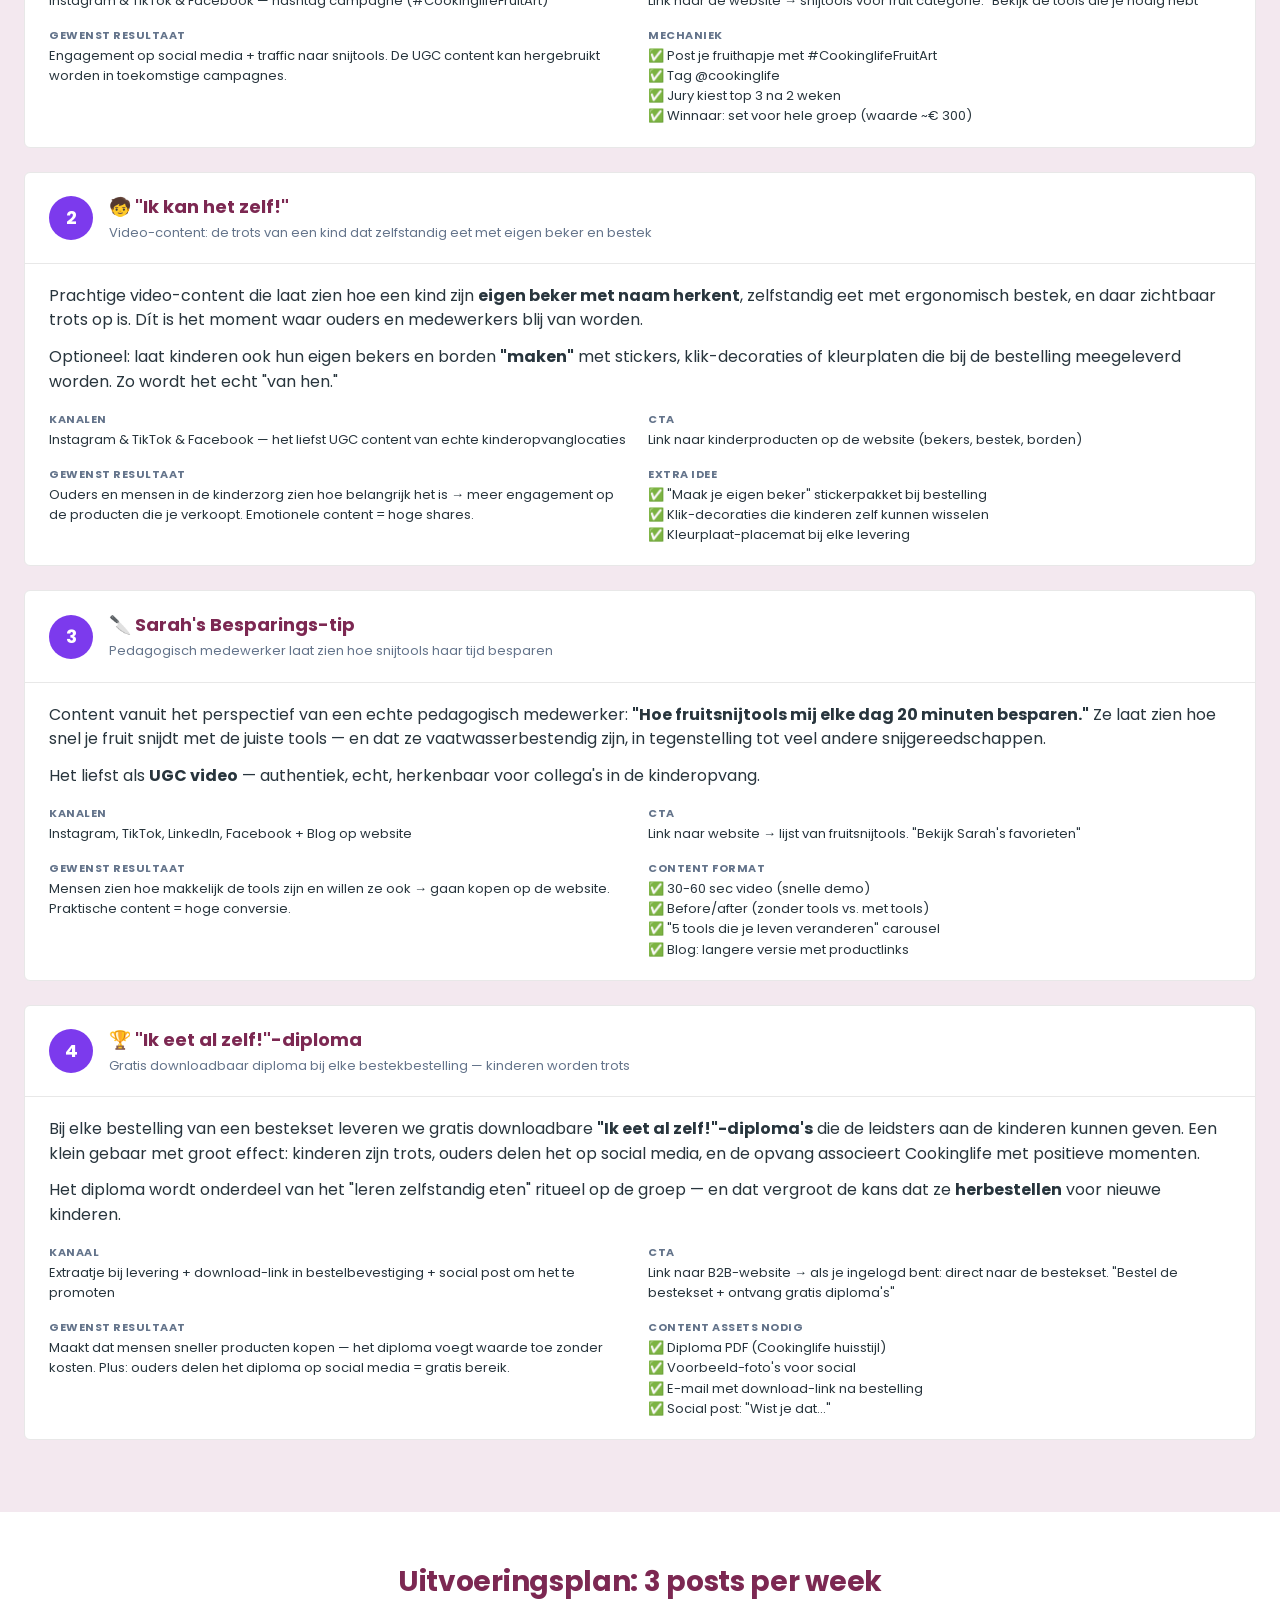
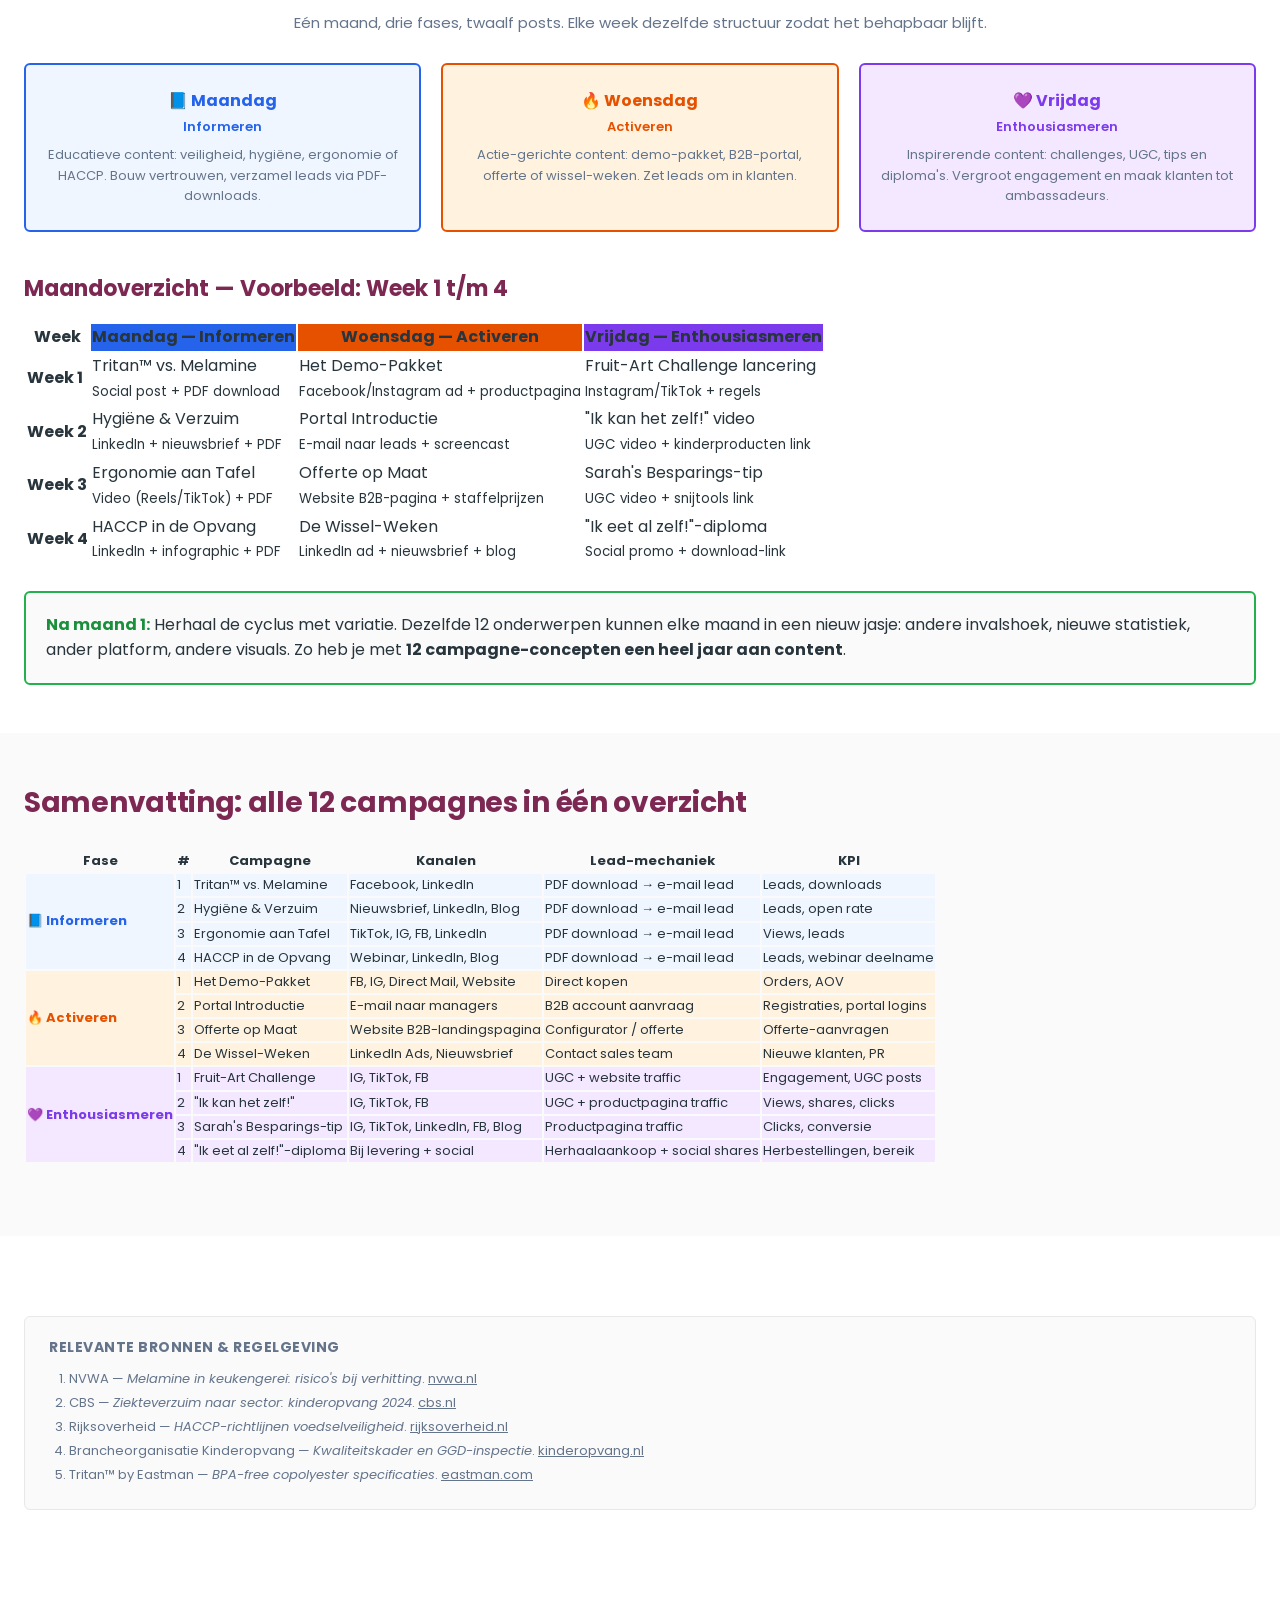
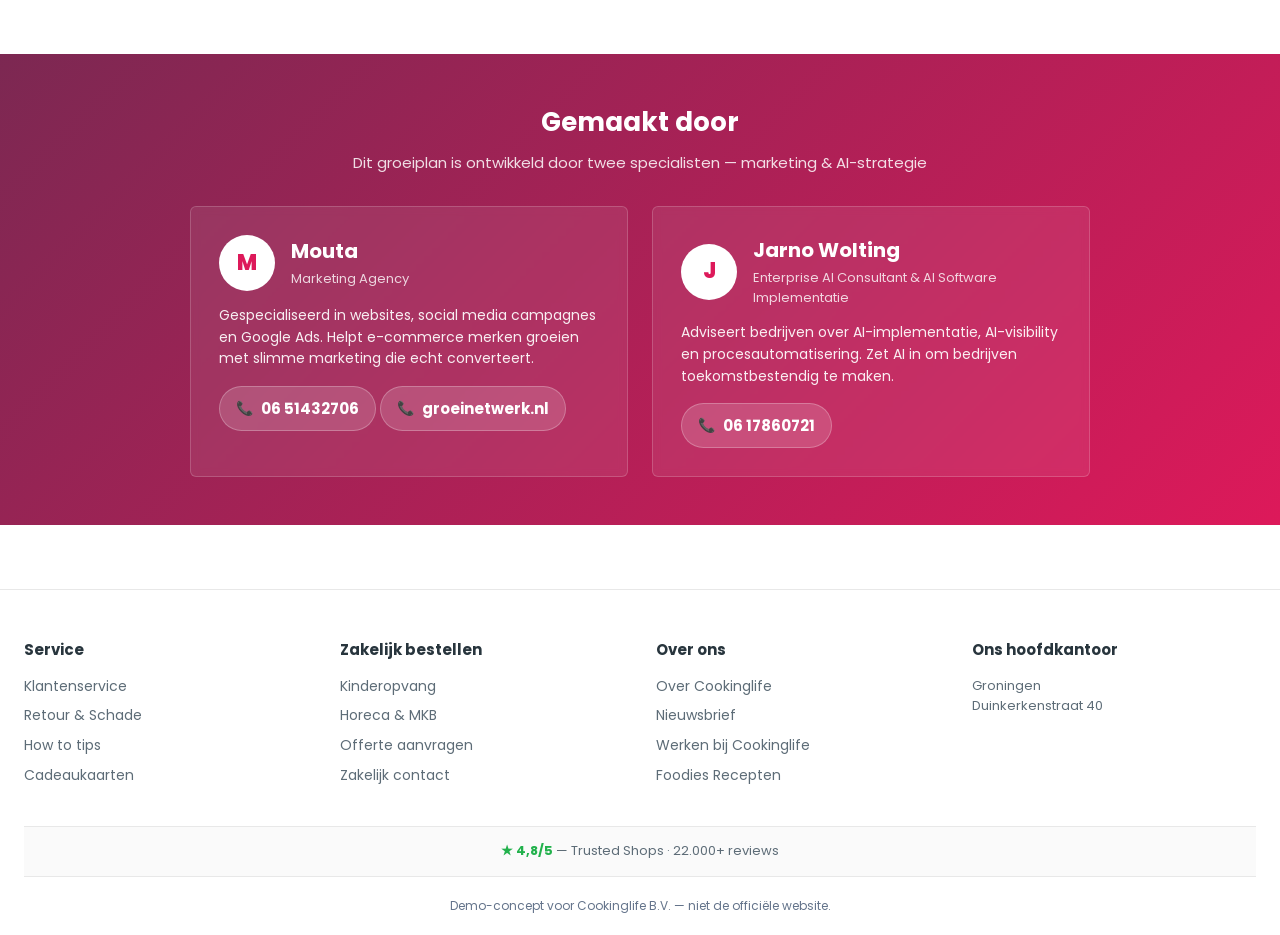
<file: 8-marketing-content-plan.html>
<!doctype html>
<html lang="nl">
<head>
  <meta charset="utf-8">
  <meta name="viewport" content="width=device-width, initial-scale=1">
  <title>Marketing Content Plan Kinderopvang — Cookinglife B2B 2026</title>
  <meta name="description" content="Compleet marketing content plan voor Cookinglife B2B kinderopvang: informeren, activeren en enthousiasmeren. Maandelijks uitvoeringsplan met 3 posts per week.">
  <link rel="stylesheet" href="assets/style.css">
  <link rel="preconnect" href="https://fonts.googleapis.com">
  <link href="https://fonts.googleapis.com/css2?family=Poppins:wght@400;500;600;700;800&display=swap" rel="stylesheet">
  <style>
    /* ---- Fase kleuren ---- */
    .fase-info { --fase: #2563EB; --fase-bg: #EFF6FF; }
    .fase-activ { --fase: #E65100; --fase-bg: #FFF3E0; }
    .fase-entho { --fase: #7C2852; --fase-bg: #F3E8EF; }
    .cl-camp-header h4 { color: var(--cl-purple); }

    .cl-fase-badge { display: inline-block; font-size: 11px; font-weight: 700; text-transform: uppercase; letter-spacing: 0.6px; padding: 4px 12px; border-radius: 99px; }

    /* ---- Content cards ---- */
    .cl-camp-grid { display: grid; gap: 24px; margin: 24px 0; }
    .cl-camp-card { background: #fff; border: 1px solid var(--cl-border); border-radius: var(--cl-radius); overflow: hidden; }
    .cl-camp-header { display: flex; align-items: center; gap: 16px; padding: 20px 24px; border-bottom: 1px solid var(--cl-border); }
    .cl-camp-num { min-width: 44px; height: 44px; border-radius: 50%; display: flex; align-items: center; justify-content: center; font-weight: 700; font-size: 18px; color: #fff; }
    .cl-camp-header h4 { margin: 0; font-size: 18px; }
    .cl-camp-header .camp-subtitle { font-size: 13px; color: var(--cl-muted); margin: 2px 0 0; }
    .cl-camp-body { padding: 20px 24px; }
    .cl-camp-body p { margin: 0 0 12px; }
    .cl-camp-row { display: grid; grid-template-columns: 1fr 1fr; gap: 16px; margin-top: 16px; }
    .cl-camp-meta { font-size: 13px; }
    .cl-camp-meta strong { display: block; font-size: 11px; text-transform: uppercase; letter-spacing: 0.5px; color: var(--cl-muted); margin-bottom: 2px; }
    .cl-camp-kindernote { background: #FFF8E1; border-left: 4px solid #FFC107; padding: 12px 16px; border-radius: 0 var(--cl-radius) var(--cl-radius) 0; margin-top: 16px; font-size: 14px; }
    .cl-camp-kindernote::before { content: '👶 '; }

    /* ---- Funnel visual ---- */
    .cl-funnel { display: flex; gap: 0; margin: 32px 0; text-align: center; }
    .cl-funnel-step { flex: 1; padding: 20px 16px; color: #fff; position: relative; }
    .cl-funnel-step h3 { margin: 0 0 4px; font-size: 18px; }
    .cl-funnel-step p { margin: 0; font-size: 13px; opacity: 0.9; }

    /* ---- Week schedule ---- */
    .cl-week-grid { display: grid; grid-template-columns: repeat(3, 1fr); gap: 20px; margin: 24px 0; }
    .cl-week-day { border-radius: var(--cl-radius); padding: 24px 20px; text-align: center; }
    .cl-week-day h4 { margin: 0 0 4px; font-size: 16px; }
    .cl-week-day .day-type { font-size: 13px; margin: 0 0 8px; }
    .cl-week-day .day-desc { font-size: 13px; color: var(--cl-muted); margin: 0; }

    /* ---- Lead flow ---- */
    .cl-lead-flow { display: flex; align-items: center; gap: 0; margin: 24px 0; flex-wrap: wrap; }
    .cl-lead-step { background: #fff; border: 1px solid var(--cl-border); border-radius: var(--cl-radius); padding: 16px; text-align: center; flex: 1; min-width: 140px; }
    .cl-lead-step .step-icon { font-size: 28px; margin-bottom: 6px; }
    .cl-lead-step h5 { margin: 0; font-size: 14px; }
    .cl-lead-step p { margin: 4px 0 0; font-size: 12px; color: var(--cl-muted); }
    .cl-lead-arrow { font-size: 24px; color: var(--cl-muted); padding: 0 8px; }

    @media (max-width: 700px) {
      .cl-camp-row { grid-template-columns: 1fr; }
      .cl-funnel { flex-direction: column; }
      .cl-week-grid { grid-template-columns: 1fr; }
      .cl-lead-flow { flex-direction: column; }
      .cl-lead-arrow { transform: rotate(90deg); }
    }
  </style>
</head>
<body>

<!-- ======================= PROMO BAR ======================= -->
<div class="cl-promobar">
  <div class="cl-container">🍴 Onze dagdeal: Bestekset Sevilla! <a href="#">Shop nu</a></div>
</div>

<!-- ======================= USP BAR ======================= -->
<div class="cl-topbar">
  <div class="cl-container">
    <div class="cl-topbar-usps">
      <span>Betrouwbare levering uit eigen voorraad door PostNL</span>
      <span>Voor 22:30 besteld, is morgen in huis</span>
      <span>Gratis verzending vanaf €55,-</span>
    </div>
    <div class="cl-topbar-trust">
      <span class="cl-trust-star">★ 4.8</span> Trusted Shops 22.167 reviews
    </div>
  </div>
</div>

<!-- ======================= HEADER ======================= -->
<header class="cl-header">
  <div class="cl-container cl-header-inner">
    <a href="index.html" class="cl-logo">cooking<span>life</span></a>
    <form class="cl-search" onsubmit="return false">
      <input type="text" placeholder="Waar ben je naar op zoek">
      <button type="submit"><svg viewBox="0 0 24 24" width="20" height="20" fill="none" stroke="currentColor" stroke-width="2"><circle cx="11" cy="11" r="8"/><path d="m21 21-4.3-4.3"/></svg></button>
    </form>
    <a href="#" class="cl-help-link"><span class="cl-help-dot"></span>Hulp en contact</a>
    <div class="cl-header-divider"></div>
    <div class="cl-country">🇳🇱 Nederland (EUR)</div>
    <div class="cl-header-divider"></div>
    <nav class="cl-header-actions" aria-label="Account en winkelmand">
      <a href="#" aria-label="Verlanglijst"><svg viewBox="0 0 24 24"><path d="M20.84 4.61a5.5 5.5 0 0 0-7.78 0L12 5.67l-1.06-1.06a5.5 5.5 0 0 0-7.78 7.78l1.06 1.06L12 21.23l7.78-7.78 1.06-1.06a5.5 5.5 0 0 0 0-7.78z"/></svg></a>
      <a href="#" aria-label="Account"><svg viewBox="0 0 24 24"><path d="M20 21v-2a4 4 0 0 0-4-4H8a4 4 0 0 0-4 4v2"/><circle cx="12" cy="7" r="4"/></svg></a>
      <a href="#" aria-label="Winkelmand"><svg viewBox="0 0 24 24"><path d="M6 2 3 6v14a2 2 0 0 0 2 2h14a2 2 0 0 0 2-2V6l-3-4z"/><line x1="3" y1="6" x2="21" y2="6"/><path d="M16 10a4 4 0 0 1-8 0"/></svg><span class="cl-cart-count">0</span></a>
    </nav>
  </div>
  <nav class="cl-nav" aria-label="Hoofdnavigatie">
    <div class="cl-container">
      <ul>
        <li><a href="#" class="sale">Outlet <span class="nav-chevron">▾</span></a></li>
        <li><a href="#">Servies <span class="nav-chevron">▾</span></a></li>
        <li><a href="#">Glaswerk <span class="nav-chevron">▾</span></a></li>
        <li><a href="#">Bestek <span class="nav-chevron">▾</span></a></li>
        <li><a href="#">Pannen <span class="nav-chevron">▾</span></a></li>
        <li><a href="#">Messen <span class="nav-chevron">▾</span></a></li>
        <li><a href="#">Koffie en Thee <span class="nav-chevron">▾</span></a></li>
        <li><a href="#">Keukengerei <span class="nav-chevron">▾</span></a></li>
        <li><a href="#">Kaarsen &amp; Geuren <span class="nav-chevron">▾</span></a></li>
        <li><a href="#">BBQ <span class="nav-chevron">▾</span></a></li>
      </ul>
      <div class="cl-nav-special">
        <a href="#">Zakelijk</a>
        <a href="#">Recepten</a>
        <a href="#">Merken</a>
        <a href="#">Nieuw</a>
      </div>
    </div>
  </nav>
</header>

<!-- ======================= BREADCRUMB ======================= -->
<nav class="cl-breadcrumb">
  <div class="cl-container">
    <a href="index.html">Groeiplan</a> &rsaquo;
    <a href="index.html#pijler-content">Pijler 3: Marketing &amp; Content</a> &rsaquo;
    <strong>Content Plan Kinderopvang</strong>
  </div>
</nav>

<div class="cl-container" style="padding-top:16px;">
</div>

<!-- ======================= HERO ======================= -->
<section class="cl-hero" style="padding-top:32px;">
  <div class="cl-container">
    <h1>Marketing Content Plan:<br>Kinderopvang B2B</h1>
    <p>Nederland telt ruim 10.000 kinderopvanglocaties die dagelijks servies, bekers, bestek en keukentools gebruiken. Ouders kiezen bewust voor opvang die investeert in veiligheid, hygiëne en ontwikkeling. Dit content plan helpt Cookinglife om kinderopvangorganisaties te bereiken, te informeren en te converteren naar B2B-klanten — via een slimme mix van educatie, activatie en inspiratie.</p>
  </div>
</section>

<!-- ======================= FUNNEL OVERZICHT ======================= -->
<section class="cl-section">
  <div class="cl-container">
    <h2 style="text-align:center;">De drie fases van het content plan</h2>
    <p class="cl-section-sub" style="text-align:center;">Elk stuk content valt in één van drie fases. Samen vormen ze een funnel: van bewustwording naar klant.</p>

    <div class="cl-funnel">
      <div class="cl-funnel-step" style="background:#2563EB;border-radius:var(--cl-radius) 0 0 var(--cl-radius);">
        <h3>📘 Informeren</h3>
        <p>Educatie over veiligheid, hygiëne, ergonomie en regelgeving. Bouw vertrouwen en verzamel leads via PDF's.</p>
      </div>
      <div class="cl-funnel-step" style="background:#E65100;">
        <h3>🔥 Activeren</h3>
        <p>Laat mensen actie nemen: demo-pakketten, B2B-portal, offerte en wissel-weken. Maak van leads klanten.</p>
      </div>
      <div class="cl-funnel-step" style="background:#7C3AED;border-radius:0 var(--cl-radius) var(--cl-radius) 0;">
        <h3>💜 Enthousiasmeren</h3>
        <p>UGC, challenges en inspiratie. Vergroot engagement en maak klanten tot ambassadeurs.</p>
      </div>
    </div>

    <!-- Lead generation flow -->
    <h3 style="margin-top:40px;text-align:center;">Hoe elke campagne leads genereert</h3>
    <p style="text-align:center;color:var(--cl-muted);font-size:14px;">Eén systeem voor alle 4 informatie-campagnes: van social post naar high-intent e-maillijst.</p>

    <div class="cl-lead-flow">
      <div class="cl-lead-step">
        <div class="step-icon">📱</div>
        <h5>Social Post</h5>
        <p>Korte uitleg op Facebook, LinkedIn, Instagram</p>
      </div>
      <div class="cl-lead-arrow">→</div>
      <div class="cl-lead-step">
        <div class="step-icon">📄</div>
        <h5>Gratis PDF</h5>
        <p>"Wil je meer weten? Download de volledige gids"</p>
      </div>
      <div class="cl-lead-arrow">→</div>
      <div class="cl-lead-step">
        <div class="step-icon">📧</div>
        <h5>E-mail Lead</h5>
        <p>PDF verstuurd → contact in high-intent lijst</p>
      </div>
      <div class="cl-lead-arrow">→</div>
      <div class="cl-lead-step">
        <div class="step-icon">📝</div>
        <h5>Blog op Website</h5>
        <p>Zelfde content als blog = SEO + AI-visibility</p>
      </div>
      <div class="cl-lead-arrow">→</div>
      <div class="cl-lead-step">
        <div class="step-icon">🤝</div>
        <h5>Sales / Samenwerking</h5>
        <p>E-mail nurture → B2B offerte → klant</p>
      </div>
    </div>
  </div>
</section>

<!-- =================================================================
     FASE 1 — INFORMEREN
     ================================================================= -->
<section class="cl-section fase-info" id="informeren" style="background:var(--fase-bg);">
  <div class="cl-container">
    <span class="cl-fase-badge" style="background:var(--fase);color:#fff;">Fase 1</span>
    <h2 style="margin-top:8px;">📘 Informeren</h2>
    <p>Educatieve content die vertrouwen opbouwt. Laat kinderopvangorganisaties zien waarom materiaalveiligheid, hygiëne, ergonomie en HACCP essentieel zijn — en hoe Cookinglife de oplossing levert. <strong>Elke campagne genereert leads via een gratis PDF-download + wordt als blog op de website geplaatst.</strong></p>

    <div class="cl-camp-grid">

      <!-- CAMPAGNE 1: Tritan vs Melamine -->
      <div class="cl-camp-card">
        <div class="cl-camp-header">
          <div class="cl-camp-num" style="background:#2563EB;">1</div>
          <div>
            <h4>Tritan™ vs. Melamine — Wat is veilig voor kinderen?</h4>
            <p class="camp-subtitle">Materiaalkeuze maakt het verschil bij warme maaltijden in de opvang</p>
          </div>
        </div>
        <div class="cl-camp-body">
          <p>Veel kinderopvanglocaties gebruiken nog melamine borden en bekers. Maar de <strong>NVWA waarschuwt</strong>: melamine kan schadelijke stoffen afgeven bij warme voeding (boven 70°C). Tritan™ is een BPA-vrij, onverwoestbaar alternatief dat wél veilig is voor warme maaltijden — en dat is precies wat Cookinglife levert.</p>

          <p>Deze campagne legt helder uit wat het verschil is, waarom de NVWA-richtlijnen ertoe doen, en welke producten wél veilig zijn. Ouders willen weten dat de opvang van hun kind veilige materialen gebruikt — dit is een krachtig vertrouwenssignaal.</p>

          <div class="cl-camp-kindernote">
            <strong>Waarom dit belangrijk is voor kinderopvang:</strong> Ouders kiezen bewust voor opvang die investeert in veiligheid. Wanneer een crèche kan laten zien dat ze NVWA-conforme, BPA-vrije Tritan borden gebruiken in plaats van melamine, geeft dat vertrouwen. Het is een concreet kwaliteitssignaal dat ouders overtuigt: "hier wordt goed voor mijn kind gezorgd."
          </div>

          <div class="cl-camp-row">
            <div class="cl-camp-meta">
              <strong>Kanalen</strong>
              Facebook &amp; LinkedIn campagne (korte uitleg) → PDF-download voor verdieping → Blog op website
            </div>
            <div class="cl-camp-meta">
              <strong>CTA &amp; Lead generatie</strong>
              Social: "Download de gratis Tritan vs. Melamine factsheet" → e-mail invullen → PDF ontvangen → lead in high-intent lijst. Dezelfde content als blog op de website voor SEO.
            </div>
          </div>
          <div class="cl-camp-row">
            <div class="cl-camp-meta">
              <strong>Gewenst resultaat</strong>
              Mensen beseffen dat materiaalkeuze belangrijk is en willen de juiste producten kopen op de website, óf willen meer informatie → ontvangen dan een e-mail. <strong>Resultaat: high-intent e-maillijst</strong> voor later sales/samenwerking.
            </div>
            <div class="cl-camp-meta">
              <strong>Content assets nodig</strong>
              ✅ Social post (2-3 varianten)<br>
              ✅ PDF factsheet (2-4 pagina's)<br>
              ✅ Landing page met formulier<br>
              ✅ Blog versie op website<br>
              ✅ E-mail follow-up (automatisch)
            </div>
          </div>
        </div>
      </div>

      <!-- CAMPAGNE 2: Hygiëne & Verzuim -->
      <div class="cl-camp-card">
        <div class="cl-camp-header">
          <div class="cl-camp-num" style="background:#2563EB;">2</div>
          <div>
            <h4>Hygiëne &amp; Verzuim — De verborgen kosten van beker-verwisseling</h4>
            <p class="camp-subtitle">CBS-cijfers over ziekteverzuim + de gepersonaliseerde beker als oplossing</p>
          </div>
        </div>
        <div class="cl-camp-body">
          <p>In de kinderopvang worden dagelijks bekers verwisseld tussen kinderen. Het gevolg: <strong>kruisbesmetting</strong> die leidt tot ziekteverzuim — niet alleen bij kinderen, maar ook bij personeel. CBS-cijfers tonen aan dat ziekteverzuim in de kinderopvang bovengemiddeld hoog is.</p>

          <p>De oplossing is simpel: <strong>gepersonaliseerde bekers met naam</strong>. Elk kind herkent zijn eigen beker, verwisseling wordt voorkomen, en het verzuim daalt. Cookinglife levert deze bekers op maat — met naam, kleur of groepsaanduiding.</p>

          <div class="cl-camp-kindernote">
            <strong>Waarom dit belangrijk is voor kinderopvang:</strong> Ouders maken zich zorgen over hoe vaak hun kind ziek thuiskomt van de opvang. Een kinderopvang die actief investeert in hygiënemaatregelen — zoals persoonlijke bekers — laat zien dat ze de gezondheid van kinderen serieus nemen. Dit verlaagt niet alleen het verzuim, maar versterkt ook het vertrouwen van ouders in de organisatie.
          </div>

          <div class="cl-camp-row">
            <div class="cl-camp-meta">
              <strong>Kanalen</strong>
              B2B Nieuwsbrief &amp; Blog op website + LinkedIn campagne gericht op kinderopvang-managers
            </div>
            <div class="cl-camp-meta">
              <strong>CTA &amp; Lead generatie</strong>
              "Download het Hygiëne &amp; Verzuim rapport met CBS-cijfers" → e-mail invullen → PDF + blog op website voor SEO/AI-visibility.
            </div>
          </div>
          <div class="cl-camp-row">
            <div class="cl-camp-meta">
              <strong>Gewenst resultaat</strong>
              Mensen beseffen dat ziekteverzuim veel voorkomt door hygiëne met kinderen. <strong>Resultaat: high-intent e-maillijst</strong> van kinderopvang-managers voor later sales/samenwerking.
            </div>
            <div class="cl-camp-meta">
              <strong>Content assets nodig</strong>
              ✅ Nieuwsbrief e-mail<br>
              ✅ LinkedIn post + advertentie<br>
              ✅ PDF rapport (CBS-cijfers + oplossing)<br>
              ✅ Blog op website<br>
              ✅ E-mail follow-up sequence
            </div>
          </div>
        </div>
      </div>

      <!-- CAMPAGNE 3: Ergonomie aan Tafel -->
      <div class="cl-camp-card">
        <div class="cl-camp-header">
          <div class="cl-camp-num" style="background:#2563EB;">3</div>
          <div>
            <h4>Ergonomie aan Tafel — Waarom vuistgreep-bestek essentieel is</h4>
            <p class="camp-subtitle">Motorische ontwikkeling van peuters vereist ander bestek dan standaard</p>
          </div>
        </div>
        <div class="cl-camp-body">
          <p>Peuters ontwikkelen hun motoriek stap voor stap. Standaard bestek is te dun, te lang en te zwaar voor kleine handen. Een <strong>vuistgreep-bestekset van 18/10 RVS</strong> is speciaal ontworpen voor de manier waarop jonge kinderen vasthouden — met een dikke, korte greep die past bij de vuistgreep-fase.</p>

          <p>Dit is niet alleen fijner voor het kind, maar stimuleert ook <strong>zelfstandig eten</strong> — een belangrijke ontwikkelingsmijlpaal waar ouders én pedagogisch medewerkers blij van worden.</p>

          <div class="cl-camp-kindernote">
            <strong>Waarom dit belangrijk is voor kinderopvang:</strong> Ouders willen zien dat de opvang actief bijdraagt aan de ontwikkeling van hun kind. Ergonomisch bestek laat zien dat de crèche nadenkt over motorische ontwikkeling — niet alleen over "eten geven." Het is een concreet, zichtbaar kwaliteitssignaal dat ouders overtuigt: hier wordt pedagogisch verantwoord gewerkt.
          </div>

          <div class="cl-camp-row">
            <div class="cl-camp-meta">
              <strong>Kanalen</strong>
              Video (TikTok / Instagram Reels) + Facebook + LinkedIn. Video laat het verschil zien tussen standaard bestek en vuistgreep-bestek in kinderhanden.
            </div>
            <div class="cl-camp-meta">
              <strong>CTA &amp; Lead generatie</strong>
              "Download de gratis gids: Ergonomisch eten in de kinderopvang" → e-mail → PDF. Blog op website voor SEO.
            </div>
          </div>
          <div class="cl-camp-row">
            <div class="cl-camp-meta">
              <strong>Gewenst resultaat</strong>
              Mensen beseffen dat kinderen bezig zijn met motorische ontwikkeling, dus is het verstandig om vuistgreep-bestek te hebben. <strong>Resultaat: high-intent e-maillijst</strong> voor sales/samenwerking.
            </div>
            <div class="cl-camp-meta">
              <strong>Content assets nodig</strong>
              ✅ Korte video (30-60 sec)<br>
              ✅ Social posts (3 kanalen)<br>
              ✅ PDF gids (ergonomie + productadvies)<br>
              ✅ Blog op website<br>
              ✅ E-mail follow-up
            </div>
          </div>
        </div>
      </div>

      <!-- CAMPAGNE 4: HACCP -->
      <div class="cl-camp-card">
        <div class="cl-camp-header">
          <div class="cl-camp-num" style="background:#2563EB;">4</div>
          <div>
            <h4>HACCP in de Opvang — Voedselveiligheid bij maaltijdtransport</h4>
            <p class="camp-subtitle">Temperatuurtools om te voldoen aan de strengste wettelijke eisen</p>
          </div>
        </div>
        <div class="cl-camp-body">
          <p>Veel kinderopvanglocaties vervoeren maaltijden tussen een centrale keuken en meerdere groepen of locaties. Dit valt onder <strong>HACCP-regelgeving</strong> — en de temperatuur moet gedocumenteerd worden. Onjuist transport kan leiden tot bacteriegroei en ziekte bij kinderen.</p>

          <p>Met de juiste temperatuurtools (thermometers, geïsoleerde containers, registratiesheets) voldoe je niet alleen aan de wet, maar bescherm je kinderen actief. Cookinglife levert deze tools als onderdeel van het B2B-assortiment.</p>

          <div class="cl-camp-kindernote">
            <strong>Waarom dit belangrijk is voor kinderopvang:</strong> Ouders vertrouwen erop dat de maaltijden die hun kind krijgt veilig bereid en vervoerd zijn. Een opvang die kan aantonen dat ze HACCP-compliant werken — met de juiste tools en registratie — onderscheidt zich van concurrenten. Het is een wettelijke verplichting én een vertrouwensfactor richting ouders en de GGD-inspectie.
          </div>

          <div class="cl-camp-row">
            <div class="cl-camp-meta">
              <strong>Kanalen</strong>
              Webinar of infographic op de website + Blog + LinkedIn artikel gericht op locatiemanagers en facilitair medewerkers.
            </div>
            <div class="cl-camp-meta">
              <strong>CTA &amp; Lead generatie</strong>
              "Download de HACCP-checklist voor kinderopvang" → e-mail → PDF. Blog op website voor SEO/AI-visibility.
            </div>
          </div>
          <div class="cl-camp-row">
            <div class="cl-camp-meta">
              <strong>Gewenst resultaat</strong>
              Mensen leren hoe belangrijk het is om eten goed te vervoeren — wettelijk gezien én om ziekte te voorkomen. <strong>Resultaat: high-intent e-maillijst</strong> voor sales/samenwerking.
            </div>
            <div class="cl-camp-meta">
              <strong>Content assets nodig</strong>
              ✅ Infographic / webinar<br>
              ✅ LinkedIn artikel<br>
              ✅ PDF HACCP-checklist<br>
              ✅ Blog op website<br>
              ✅ E-mail follow-up
            </div>
          </div>
        </div>
      </div>

    </div><!-- /cl-camp-grid -->
  </div>
</section>

<!-- =================================================================
     FASE 2 — ACTIVEREN
     ================================================================= -->
<section class="cl-section fase-activ" id="activeren" style="background:var(--fase-bg);">
  <div class="cl-container">
    <span class="cl-fase-badge" style="background:var(--fase);color:#fff;">Fase 2</span>
    <h2 style="margin-top:8px;">🔥 Activeren</h2>
    <p>Nu mensen bewust zijn van het belang van goede materialen, is het tijd om ze te laten handelen. Demo-pakketten, de B2B-portal, offerte op maat en de wissel-weken — alles gericht op <strong>de eerste bestelling en het klant worden</strong>.</p>

    <div class="cl-camp-grid">

      <!-- ACTIVEREN 1: Demo-Pakket -->
      <div class="cl-camp-card">
        <div class="cl-camp-header">
          <div class="cl-camp-num" style="background:#E65100;">1</div>
          <div>
            <h4>Het Demo-Pakket — "Fruitmoment-pakket" voor de groep</h4>
            <p class="camp-subtitle">Test de kwaliteit zelf: 1 vakjesbord + 1 gepersonaliseerde beker + 1 mesje</p>
          </div>
        </div>
        <div class="cl-camp-body">
          <p>Een fysiek <strong>"Fruitmoment-pakket"</strong> voor een zachte prijs: 1 Tritan vakjesbord, 1 gepersonaliseerde beker met naam, en 1 kindveilig fruitsnijmesje. Genoeg om de kwaliteit op de groep te testen en het team te overtuigen.</p>

          <p>Door het pakket samen aan te bieden stijgt de <strong>gemiddelde orderwaarde</strong> — en zodra een locatie de kwaliteit heeft ervaren, bestellen ze vrijwel altijd voor de hele groep.</p>

          <div class="cl-camp-row">
            <div class="cl-camp-meta">
              <strong>Kanalen</strong>
              Facebook &amp; Instagram ads + Direct Mail naar bestaande leads + Productpagina op website + Blog
            </div>
            <div class="cl-camp-meta">
              <strong>CTA</strong>
              ① "Bekijk het Fruitmoment-pakket" → productpagina<br>
              ② "Bestel het testpakket" → direct kopen
            </div>
          </div>
          <div class="cl-camp-row">
            <div class="cl-camp-meta">
              <strong>Gewenst resultaat</strong>
              Mensen bestellen meer producten tegelijkertijd → gemiddelde omzet per order gaat omhoog. En zodra ze testen, kopen ze sowieso meer.
            </div>
            <div class="cl-camp-meta">
              <strong>Pricing strategie</strong>
              Instapprijs: € 24,95 (normaal € 35+ los). Marge is kleiner maar het doel is <strong>klantactivatie</strong>, niet winst op dit pakket.
            </div>
          </div>
        </div>
      </div>

      <!-- ACTIVEREN 2: Portal Introductie -->
      <div class="cl-camp-card">
        <div class="cl-camp-header">
          <div class="cl-camp-num" style="background:#E65100;">2</div>
          <div>
            <h4>Portal Introductie — Zo makkelijk is B2B bestellen</h4>
            <p class="camp-subtitle">Laat zien hoe eenvoudig bulk bestellen is via de B2B-portal</p>
          </div>
        </div>
        <div class="cl-camp-body">
          <p>Veel kinderopvang-managers denken dat B2B-inkoop ingewikkeld is. Deze campagne laat zien hoe makkelijk het is: <strong>inloggen, producten kiezen, staffelkorting zien, bestellen</strong>. Speciaal gebouwd voor organisaties met meerdere locaties.</p>

          <p>Eén account, meerdere verzendadressen, bulk-prijzen automatisch berekend, en facturen netjes per maand. Geen telefoontjes, geen offertes weken wachten — gewoon bestellen wanneer het uitkomt.</p>

          <div class="cl-camp-row">
            <div class="cl-camp-meta">
              <strong>Kanaal</strong>
              Persoonlijke e-mail naar managers (vanuit de leads uit Fase 1) + link naar B2B-portaal
            </div>
            <div class="cl-camp-meta">
              <strong>CTA</strong>
              "Log in op het B2B-portaal" of "Vraag je B2B-account aan"
            </div>
          </div>
          <div class="cl-camp-row">
            <div class="cl-camp-meta">
              <strong>Gewenst resultaat</strong>
              Door de persoonlijke e-mail managers overtuigen om met Cookinglife samen te werken. Drempel verlagen: het is makkelijker dan ze denken.
            </div>
            <div class="cl-camp-meta">
              <strong>Content assets nodig</strong>
              ✅ Persoonlijke e-mail template<br>
              ✅ Korte screencast/video van het portaal<br>
              ✅ B2B onboarding pagina
            </div>
          </div>
        </div>
      </div>

      <!-- ACTIVEREN 3: Offerte op Maat -->
      <div class="cl-camp-card">
        <div class="cl-camp-header">
          <div class="cl-camp-num" style="background:#E65100;">3</div>
          <div>
            <h4>Offerte op Maat — Bulk bestelling met staffelkortingen</h4>
            <p class="camp-subtitle">Laat zien hoe eenvoudig je je eigen set samenstelt — met kortingen voor meerdere locaties</p>
          </div>
        </div>
        <div class="cl-camp-body">
          <p>Vergelijkbaar met de portal-introductie, maar nu met focus op <strong>de besparingen</strong>: hoe meer je bestelt, hoe voordeliger. Laat concreet zien wat een bestelling van 50, 100 of 200 sets kost — inclusief personalisatie.</p>

          <p>Speciaal gericht op organisaties met <strong>meerdere locaties</strong> die centraal inkopen. Eén bestelling, meerdere leveradressen, één factuur.</p>

          <div class="cl-camp-row">
            <div class="cl-camp-meta">
              <strong>Kanaal</strong>
              Website (B2B-landingspagina) met interactieve prijscalculator of voorbeeldtabel
            </div>
            <div class="cl-camp-meta">
              <strong>CTA</strong>
              Knop op de website: "Stel je eigen pakket samen" of "Bekijk staffelkortingen"
            </div>
          </div>
          <div class="cl-camp-row">
            <div class="cl-camp-meta">
              <strong>Gewenst resultaat</strong>
              Mensen op de hoogte brengen van de makkelijkheid van het B2B-systeem en de besparingen bij bulk.
            </div>
            <div class="cl-camp-meta">
              <strong>Voorbeeld staffelkorting</strong>
              10-49 stuks: 10% korting<br>
              50-99 stuks: 15% korting<br>
              100+ stuks: 20% korting + gratis personalisatie
            </div>
          </div>
        </div>
      </div>

      <!-- ACTIVEREN 4: Wissel-Weken -->
      <div class="cl-camp-card">
        <div class="cl-camp-header">
          <div class="cl-camp-num" style="background:#E65100;">4</div>
          <div>
            <h4>De Wissel-Weken — Oud plastic in, 15% korting</h4>
            <p class="camp-subtitle">Tijdelijke actie: lever je oude plastic servies in en stap over naar gepersonaliseerde sets</p>
          </div>
        </div>
        <div class="cl-camp-body">
          <p>Een krachtige tijdelijke actie: <strong>"Lever je oude plastic servies in en krijg 15% korting op een volledige overstap naar gepersonaliseerde Tritan sets."</strong> Dit combineert duurzaamheid met een financiële prikkel.</p>

          <p>De marge is kleiner op deze actie-weken, maar het doel is <strong>nieuwe klanten binnenhalen</strong>. Zodra een kinderopvang de kwaliteit en personalisatie heeft ervaren, worden ze vaste klant.</p>

          <div class="cl-camp-row">
            <div class="cl-camp-meta">
              <strong>Kanalen</strong>
              LinkedIn Ads + Nieuwsbrief naar alle leads uit Fase 1 + social posts
            </div>
            <div class="cl-camp-meta">
              <strong>CTA</strong>
              ① "Meer informatie" → blog/landingspagina met uitleg<br>
              ② "Wil je inwisselen? Neem contact op met ons sales team"
            </div>
          </div>
          <div class="cl-camp-row">
            <div class="cl-camp-meta">
              <strong>Gewenst resultaat</strong>
              Je laat zien dat Cookinglife goed wil zijn voor het milieu. Misschien maak je op die dagen geen winst, maar je haalt <strong>nieuwe klanten binnen</strong>. Als het bevalt: vaste klant voor jaren.
            </div>
            <div class="cl-camp-meta">
              <strong>Duurzaamheids-angle</strong>
              ✅ Ingeleverd plastic wordt verantwoord gerecycled<br>
              ✅ "Van plastic naar Tritan" verhaal voor PR<br>
              ✅ Certificaat: "Onze opvang is plasticvrij"
            </div>
          </div>
        </div>
      </div>

    </div><!-- /cl-camp-grid -->
  </div>
</section>

<!-- =================================================================
     FASE 3 — ENTHOUSIASMEREN
     ================================================================= -->
<section class="cl-section fase-entho" id="enthousiasmeren" style="background:var(--fase-bg);">
  <div class="cl-container">
    <span class="cl-fase-badge" style="background:var(--fase);color:#fff;">Fase 3</span>
    <h2 style="margin-top:8px;">💜 Enthousiasmeren</h2>
    <p>Maak van klanten ambassadeurs. UGC (User Generated Content), challenges, inspirerende video's en slimme extra's bij bestellingen. Dit vergroot <strong>engagement op social media</strong> en drijft herhaalaankopen.</p>

    <div class="cl-camp-grid">

      <!-- ENTHO 1: Fruit-Art Challenge -->
      <div class="cl-camp-card">
        <div class="cl-camp-header">
          <div class="cl-camp-num" style="background:#7C3AED;">1</div>
          <div>
            <h4>🍎 Fruit-Art Challenge</h4>
            <p class="camp-subtitle">Wie maakt het mooiste fruithapje? Win een gepersonaliseerde set voor de hele groep!</p>
          </div>
        </div>
        <div class="cl-camp-body">
          <p>Een wedstrijd op Instagram, TikTok en Facebook: pedagogisch medewerkers en kinderen maken de mooiste fruithapjes met de snijtools en vakjesborden van Cookinglife. <strong>De winnaar krijgt een gepersonaliseerde set voor de hele groep.</strong></p>

          <p>Het liefst <strong>UGC content</strong> — kinderopvanglocaties die zelf filmen en posten. Dit is de meest authentieke en geloofwaardige content die er is.</p>

          <div class="cl-camp-row">
            <div class="cl-camp-meta">
              <strong>Kanalen</strong>
              Instagram &amp; TikTok &amp; Facebook — hashtag campagne (#CookinglifeFruitArt)
            </div>
            <div class="cl-camp-meta">
              <strong>CTA</strong>
              Link naar de website → snijtools voor fruit categorie. "Bekijk de tools die je nodig hebt"
            </div>
          </div>
          <div class="cl-camp-row">
            <div class="cl-camp-meta">
              <strong>Gewenst resultaat</strong>
              Engagement op social media + traffic naar snijtools. De UGC content kan hergebruikt worden in toekomstige campagnes.
            </div>
            <div class="cl-camp-meta">
              <strong>Mechaniek</strong>
              ✅ Post je fruithapje met #CookinglifeFruitArt<br>
              ✅ Tag @cookinglife<br>
              ✅ Jury kiest top 3 na 2 weken<br>
              ✅ Winnaar: set voor hele groep (waarde ~€ 300)
            </div>
          </div>
        </div>
      </div>

      <!-- ENTHO 2: Ik kan het zelf! -->
      <div class="cl-camp-card">
        <div class="cl-camp-header">
          <div class="cl-camp-num" style="background:#7C3AED;">2</div>
          <div>
            <h4>🧒 "Ik kan het zelf!"</h4>
            <p class="camp-subtitle">Video-content: de trots van een kind dat zelfstandig eet met eigen beker en bestek</p>
          </div>
        </div>
        <div class="cl-camp-body">
          <p>Prachtige video-content die laat zien hoe een kind zijn <strong>eigen beker met naam herkent</strong>, zelfstandig eet met ergonomisch bestek, en daar zichtbaar trots op is. Dít is het moment waar ouders en medewerkers blij van worden.</p>

          <p>Optioneel: laat kinderen ook hun eigen bekers en borden <strong>"maken"</strong> met stickers, klik-decoraties of kleurplaten die bij de bestelling meegeleverd worden. Zo wordt het echt "van hen."</p>

          <div class="cl-camp-row">
            <div class="cl-camp-meta">
              <strong>Kanalen</strong>
              Instagram &amp; TikTok &amp; Facebook — het liefst UGC content van echte kinderopvanglocaties
            </div>
            <div class="cl-camp-meta">
              <strong>CTA</strong>
              Link naar kinderproducten op de website (bekers, bestek, borden)
            </div>
          </div>
          <div class="cl-camp-row">
            <div class="cl-camp-meta">
              <strong>Gewenst resultaat</strong>
              Ouders en mensen in de kinderzorg zien hoe belangrijk het is → meer engagement op de producten die je verkoopt. Emotionele content = hoge shares.
            </div>
            <div class="cl-camp-meta">
              <strong>Extra idee</strong>
              ✅ "Maak je eigen beker" stickerpakket bij bestelling<br>
              ✅ Klik-decoraties die kinderen zelf kunnen wisselen<br>
              ✅ Kleurplaat-placemat bij elke levering
            </div>
          </div>
        </div>
      </div>

      <!-- ENTHO 3: Sarah's Besparings-tip -->
      <div class="cl-camp-card">
        <div class="cl-camp-header">
          <div class="cl-camp-num" style="background:#7C3AED;">3</div>
          <div>
            <h4>🔪 Sarah's Besparings-tip</h4>
            <p class="camp-subtitle">Pedagogisch medewerker laat zien hoe snijtools haar tijd besparen</p>
          </div>
        </div>
        <div class="cl-camp-body">
          <p>Content vanuit het perspectief van een echte pedagogisch medewerker: <strong>"Hoe fruitsnijtools mij elke dag 20 minuten besparen."</strong> Ze laat zien hoe snel je fruit snijdt met de juiste tools — en dat ze vaatwasserbestendig zijn, in tegenstelling tot veel andere snijgereedschappen.</p>

          <p>Het liefst als <strong>UGC video</strong> — authentiek, echt, herkenbaar voor collega's in de kinderopvang.</p>

          <div class="cl-camp-row">
            <div class="cl-camp-meta">
              <strong>Kanalen</strong>
              Instagram, TikTok, LinkedIn, Facebook + Blog op website
            </div>
            <div class="cl-camp-meta">
              <strong>CTA</strong>
              Link naar website → lijst van fruitsnijtools. "Bekijk Sarah's favorieten"
            </div>
          </div>
          <div class="cl-camp-row">
            <div class="cl-camp-meta">
              <strong>Gewenst resultaat</strong>
              Mensen zien hoe makkelijk de tools zijn en willen ze ook → gaan kopen op de website. Praktische content = hoge conversie.
            </div>
            <div class="cl-camp-meta">
              <strong>Content format</strong>
              ✅ 30-60 sec video (snelle demo)<br>
              ✅ Before/after (zonder tools vs. met tools)<br>
              ✅ "5 tools die je leven veranderen" carousel<br>
              ✅ Blog: langere versie met productlinks
            </div>
          </div>
        </div>
      </div>

      <!-- ENTHO 4: Ik eet al zelf-diploma -->
      <div class="cl-camp-card">
        <div class="cl-camp-header">
          <div class="cl-camp-num" style="background:#7C3AED;">4</div>
          <div>
            <h4>🏆 "Ik eet al zelf!"-diploma</h4>
            <p class="camp-subtitle">Gratis downloadbaar diploma bij elke bestekbestelling — kinderen worden trots</p>
          </div>
        </div>
        <div class="cl-camp-body">
          <p>Bij elke bestelling van een bestekset leveren we gratis downloadbare <strong>"Ik eet al zelf!"-diploma's</strong> die de leidsters aan de kinderen kunnen geven. Een klein gebaar met groot effect: kinderen zijn trots, ouders delen het op social media, en de opvang associeert Cookinglife met positieve momenten.</p>

          <p>Het diploma wordt onderdeel van het "leren zelfstandig eten" ritueel op de groep — en dat vergroot de kans dat ze <strong>herbestellen</strong> voor nieuwe kinderen.</p>

          <div class="cl-camp-row">
            <div class="cl-camp-meta">
              <strong>Kanaal</strong>
              Extraatje bij levering + download-link in bestelbevestiging + social post om het te promoten
            </div>
            <div class="cl-camp-meta">
              <strong>CTA</strong>
              Link naar B2B-website → als je ingelogd bent: direct naar de bestekset. "Bestel de bestekset + ontvang gratis diploma's"
            </div>
          </div>
          <div class="cl-camp-row">
            <div class="cl-camp-meta">
              <strong>Gewenst resultaat</strong>
              Maakt dat mensen sneller producten kopen — het diploma voegt waarde toe zonder kosten. Plus: ouders delen het diploma op social media = gratis bereik.
            </div>
            <div class="cl-camp-meta">
              <strong>Content assets nodig</strong>
              ✅ Diploma PDF (Cookinglife huisstijl)<br>
              ✅ Voorbeeld-foto's voor social<br>
              ✅ E-mail met download-link na bestelling<br>
              ✅ Social post: "Wist je dat..."
            </div>
          </div>
        </div>
      </div>

    </div><!-- /cl-camp-grid -->
  </div>
</section>

<!-- =================================================================
     WEEKSCHEMA
     ================================================================= -->
<section class="cl-section" id="weekschema">
  <div class="cl-container">
    <h2 style="text-align:center;">Uitvoeringsplan: 3 posts per week</h2>
    <p class="cl-section-sub" style="text-align:center;">Eén maand, drie fases, twaalf posts. Elke week dezelfde structuur zodat het behapbaar blijft.</p>

    <div class="cl-week-grid">
      <div class="cl-week-day" style="background:#EFF6FF;border:2px solid #2563EB;">
        <h4 style="color:#2563EB;">📘 Maandag</h4>
        <p class="day-type" style="color:#2563EB;font-weight:600;">Informeren</p>
        <p class="day-desc">Educatieve content: veiligheid, hygiëne, ergonomie of HACCP. Bouw vertrouwen, verzamel leads via PDF-downloads.</p>
      </div>
      <div class="cl-week-day" style="background:#FFF3E0;border:2px solid #E65100;">
        <h4 style="color:#E65100;">🔥 Woensdag</h4>
        <p class="day-type" style="color:#E65100;font-weight:600;">Activeren</p>
        <p class="day-desc">Actie-gerichte content: demo-pakket, B2B-portal, offerte of wissel-weken. Zet leads om in klanten.</p>
      </div>
      <div class="cl-week-day" style="background:#F3E8FF;border:2px solid #7C3AED;">
        <h4 style="color:#7C3AED;">💜 Vrijdag</h4>
        <p class="day-type" style="color:#7C3AED;font-weight:600;">Enthousiasmeren</p>
        <p class="day-desc">Inspirerende content: challenges, UGC, tips en diploma's. Vergroot engagement en maak klanten tot ambassadeurs.</p>
      </div>
    </div>

    <!-- Maandoverzicht -->
    <h3 style="margin-top:40px;">Maandoverzicht — Voorbeeld: Week 1 t/m 4</h3>
    <table class="cl-compare-table" style="margin:16px 0;">
      <thead>
        <tr>
          <th>Week</th>
          <th style="background:#2563EB;">Maandag — Informeren</th>
          <th style="background:#E65100;">Woensdag — Activeren</th>
          <th style="background:#7C3AED;">Vrijdag — Enthousiasmeren</th>
        </tr>
      </thead>
      <tbody>
        <tr>
          <td><strong>Week 1</strong></td>
          <td>Tritan™ vs. Melamine<br><small>Social post + PDF download</small></td>
          <td>Het Demo-Pakket<br><small>Facebook/Instagram ad + productpagina</small></td>
          <td>Fruit-Art Challenge lancering<br><small>Instagram/TikTok + regels</small></td>
        </tr>
        <tr>
          <td><strong>Week 2</strong></td>
          <td>Hygiëne &amp; Verzuim<br><small>LinkedIn + nieuwsbrief + PDF</small></td>
          <td>Portal Introductie<br><small>E-mail naar leads + screencast</small></td>
          <td>"Ik kan het zelf!" video<br><small>UGC video + kinderproducten link</small></td>
        </tr>
        <tr>
          <td><strong>Week 3</strong></td>
          <td>Ergonomie aan Tafel<br><small>Video (Reels/TikTok) + PDF</small></td>
          <td>Offerte op Maat<br><small>Website B2B-pagina + staffelprijzen</small></td>
          <td>Sarah's Besparings-tip<br><small>UGC video + snijtools link</small></td>
        </tr>
        <tr>
          <td><strong>Week 4</strong></td>
          <td>HACCP in de Opvang<br><small>LinkedIn + infographic + PDF</small></td>
          <td>De Wissel-Weken<br><small>LinkedIn ad + nieuwsbrief + blog</small></td>
          <td>"Ik eet al zelf!"-diploma<br><small>Social promo + download-link</small></td>
        </tr>
      </tbody>
    </table>

    <div style="background:var(--cl-bg-soft);border:2px solid var(--cl-green);border-radius:var(--cl-radius);padding:20px;margin-top:24px;">
      <strong style="color:var(--cl-green-dark);">Na maand 1:</strong> Herhaal de cyclus met variatie. Dezelfde 12 onderwerpen kunnen elke maand in een nieuw jasje: andere invalshoek, nieuwe statistiek, ander platform, andere visuals. Zo heb je met <strong>12 campagne-concepten een heel jaar aan content</strong>.
    </div>
  </div>
</section>

<!-- =================================================================
     SAMENVATTING & OVERZICHT
     ================================================================= -->
<section class="cl-section" style="background:var(--cl-bg-soft);">
  <div class="cl-container">
    <h2>Samenvatting: alle 12 campagnes in één overzicht</h2>

    <table class="cl-compare-table" style="margin:24px 0;font-size:13px;">
      <thead>
        <tr>
          <th>Fase</th>
          <th>#</th>
          <th>Campagne</th>
          <th>Kanalen</th>
          <th>Lead-mechaniek</th>
          <th>KPI</th>
        </tr>
      </thead>
      <tbody>
        <tr style="background:#EFF6FF;">
          <td rowspan="4"><strong style="color:#2563EB;">📘 Informeren</strong></td>
          <td>1</td>
          <td>Tritan™ vs. Melamine</td>
          <td>Facebook, LinkedIn</td>
          <td>PDF download → e-mail lead</td>
          <td>Leads, downloads</td>
        </tr>
        <tr style="background:#EFF6FF;">
          <td>2</td>
          <td>Hygiëne &amp; Verzuim</td>
          <td>Nieuwsbrief, LinkedIn, Blog</td>
          <td>PDF download → e-mail lead</td>
          <td>Leads, open rate</td>
        </tr>
        <tr style="background:#EFF6FF;">
          <td>3</td>
          <td>Ergonomie aan Tafel</td>
          <td>TikTok, IG, FB, LinkedIn</td>
          <td>PDF download → e-mail lead</td>
          <td>Views, leads</td>
        </tr>
        <tr style="background:#EFF6FF;">
          <td>4</td>
          <td>HACCP in de Opvang</td>
          <td>Webinar, LinkedIn, Blog</td>
          <td>PDF download → e-mail lead</td>
          <td>Leads, webinar deelname</td>
        </tr>
        <tr style="background:#FFF3E0;">
          <td rowspan="4"><strong style="color:#E65100;">🔥 Activeren</strong></td>
          <td>1</td>
          <td>Het Demo-Pakket</td>
          <td>FB, IG, Direct Mail, Website</td>
          <td>Direct kopen</td>
          <td>Orders, AOV</td>
        </tr>
        <tr style="background:#FFF3E0;">
          <td>2</td>
          <td>Portal Introductie</td>
          <td>E-mail naar managers</td>
          <td>B2B account aanvraag</td>
          <td>Registraties, portal logins</td>
        </tr>
        <tr style="background:#FFF3E0;">
          <td>3</td>
          <td>Offerte op Maat</td>
          <td>Website B2B-landingspagina</td>
          <td>Configurator / offerte</td>
          <td>Offerte-aanvragen</td>
        </tr>
        <tr style="background:#FFF3E0;">
          <td>4</td>
          <td>De Wissel-Weken</td>
          <td>LinkedIn Ads, Nieuwsbrief</td>
          <td>Contact sales team</td>
          <td>Nieuwe klanten, PR</td>
        </tr>
        <tr style="background:#F3E8FF;">
          <td rowspan="4"><strong style="color:#7C3AED;">💜 Enthousiasmeren</strong></td>
          <td>1</td>
          <td>Fruit-Art Challenge</td>
          <td>IG, TikTok, FB</td>
          <td>UGC + website traffic</td>
          <td>Engagement, UGC posts</td>
        </tr>
        <tr style="background:#F3E8FF;">
          <td>2</td>
          <td>"Ik kan het zelf!"</td>
          <td>IG, TikTok, FB</td>
          <td>UGC + productpagina traffic</td>
          <td>Views, shares, clicks</td>
        </tr>
        <tr style="background:#F3E8FF;">
          <td>3</td>
          <td>Sarah's Besparings-tip</td>
          <td>IG, TikTok, LinkedIn, FB, Blog</td>
          <td>Productpagina traffic</td>
          <td>Clicks, conversie</td>
        </tr>
        <tr style="background:#F3E8FF;">
          <td>4</td>
          <td>"Ik eet al zelf!"-diploma</td>
          <td>Bij levering + social</td>
          <td>Herhaalaankoop + social shares</td>
          <td>Herbestellingen, bereik</td>
        </tr>
      </tbody>
    </table>
  </div>
</section>

<!-- ======================= BRONNEN ======================= -->
<section class="cl-section">
  <div class="cl-container">
    <div class="cl-sources">
      <h4>Relevante bronnen &amp; regelgeving</h4>
      <ol>
        <li>NVWA — <em>Melamine in keukengerei: risico's bij verhitting</em>. <a href="https://www.nvwa.nl/" target="_blank" rel="noopener">nvwa.nl</a></li>
        <li>CBS — <em>Ziekteverzuim naar sector: kinderopvang 2024</em>. <a href="https://www.cbs.nl/" target="_blank" rel="noopener">cbs.nl</a></li>
        <li>Rijksoverheid — <em>HACCP-richtlijnen voedselveiligheid</em>. <a href="https://www.rijksoverheid.nl/" target="_blank" rel="noopener">rijksoverheid.nl</a></li>
        <li>Brancheorganisatie Kinderopvang — <em>Kwaliteitskader en GGD-inspectie</em>. <a href="https://www.kinderopvang.nl/" target="_blank" rel="noopener">kinderopvang.nl</a></li>
        <li>Tritan™ by Eastman — <em>BPA-free copolyester specificaties</em>. <a href="https://www.eastman.com/brands/tritan" target="_blank" rel="noopener">eastman.com</a></li>
      </ol>
    </div>
  </div>
</section>

<!-- ======================= FOOTER ======================= -->
<!-- ======================= GEMAAKT DOOR ======================= -->
<section class="cl-authors">
  <div class="cl-container">
    <div class="cl-authors-head">
      <h2>Gemaakt door</h2>
      <p>Dit groeiplan is ontwikkeld door twee specialisten — marketing &amp; AI-strategie</p>
    </div>
    <div class="cl-authors-grid">
      <div class="cl-author-card">
        <div class="cl-author-head">
          <div class="cl-author-avatar-lg">M</div>
          <div>
            <h3>Mouta</h3>
            <p class="cl-author-role">Marketing Agency</p>
          </div>
        </div>
        <p class="cl-author-desc">Gespecialiseerd in websites, social media campagnes en Google Ads. Helpt e-commerce merken groeien met slimme marketing die echt converteert.</p>
        <a href="tel:+31651432706" class="cl-author-phone">06 51432706</a>
        <a href="https://groeinetwerk.nl" class="cl-author-phone" target="_blank" rel="noopener">groeinetwerk.nl</a>
      </div>
      <div class="cl-author-card">
        <div class="cl-author-head">
          <div class="cl-author-avatar-lg">J</div>
          <div>
            <h3>Jarno Wolting</h3>
            <p class="cl-author-role">Enterprise AI Consultant &amp; AI Software Implementatie</p>
          </div>
        </div>
        <p class="cl-author-desc">Adviseert bedrijven over AI-implementatie, AI-visibility en procesautomatisering. Zet AI in om bedrijven toekomstbestendig te maken.</p>
        <a href="tel:+31617860721" class="cl-author-phone">06 17860721</a>
      </div>
    </div>
  </div>
</section>

<footer class="cl-footer">
  <div class="cl-container">
    <div class="cl-footer-cols">
      <div><h4>Service</h4><ul><li><a href="#">Klantenservice</a></li><li><a href="#">Retour &amp; Schade</a></li><li><a href="#">How to tips</a></li><li><a href="#">Cadeaukaarten</a></li></ul></div>
      <div><h4>Zakelijk bestellen</h4><ul><li><a href="#">Kinderopvang</a></li><li><a href="#">Horeca &amp; MKB</a></li><li><a href="#">Offerte aanvragen</a></li><li><a href="#">Zakelijk contact</a></li></ul></div>
      <div><h4>Over ons</h4><ul><li><a href="#">Over Cookinglife</a></li><li><a href="#">Nieuwsbrief</a></li><li><a href="#">Werken bij Cookinglife</a></li><li><a href="#">Foodies Recepten</a></li></ul></div>
      <div><h4>Ons hoofdkantoor</h4><p style="font-size:13px;">Groningen<br>Duinkerkenstraat 40</p></div>
    </div>
    <div class="cl-footer-trust"><strong>★ 4,8/5</strong> — Trusted Shops · 22.000+ reviews</div>
    <div class="cl-footer-bottom">Demo-concept voor Cookinglife B.V. — niet de officiële website.</div>
  </div>
</footer>

<script src="assets/script.js"></script>
</body>
</html>
</file>
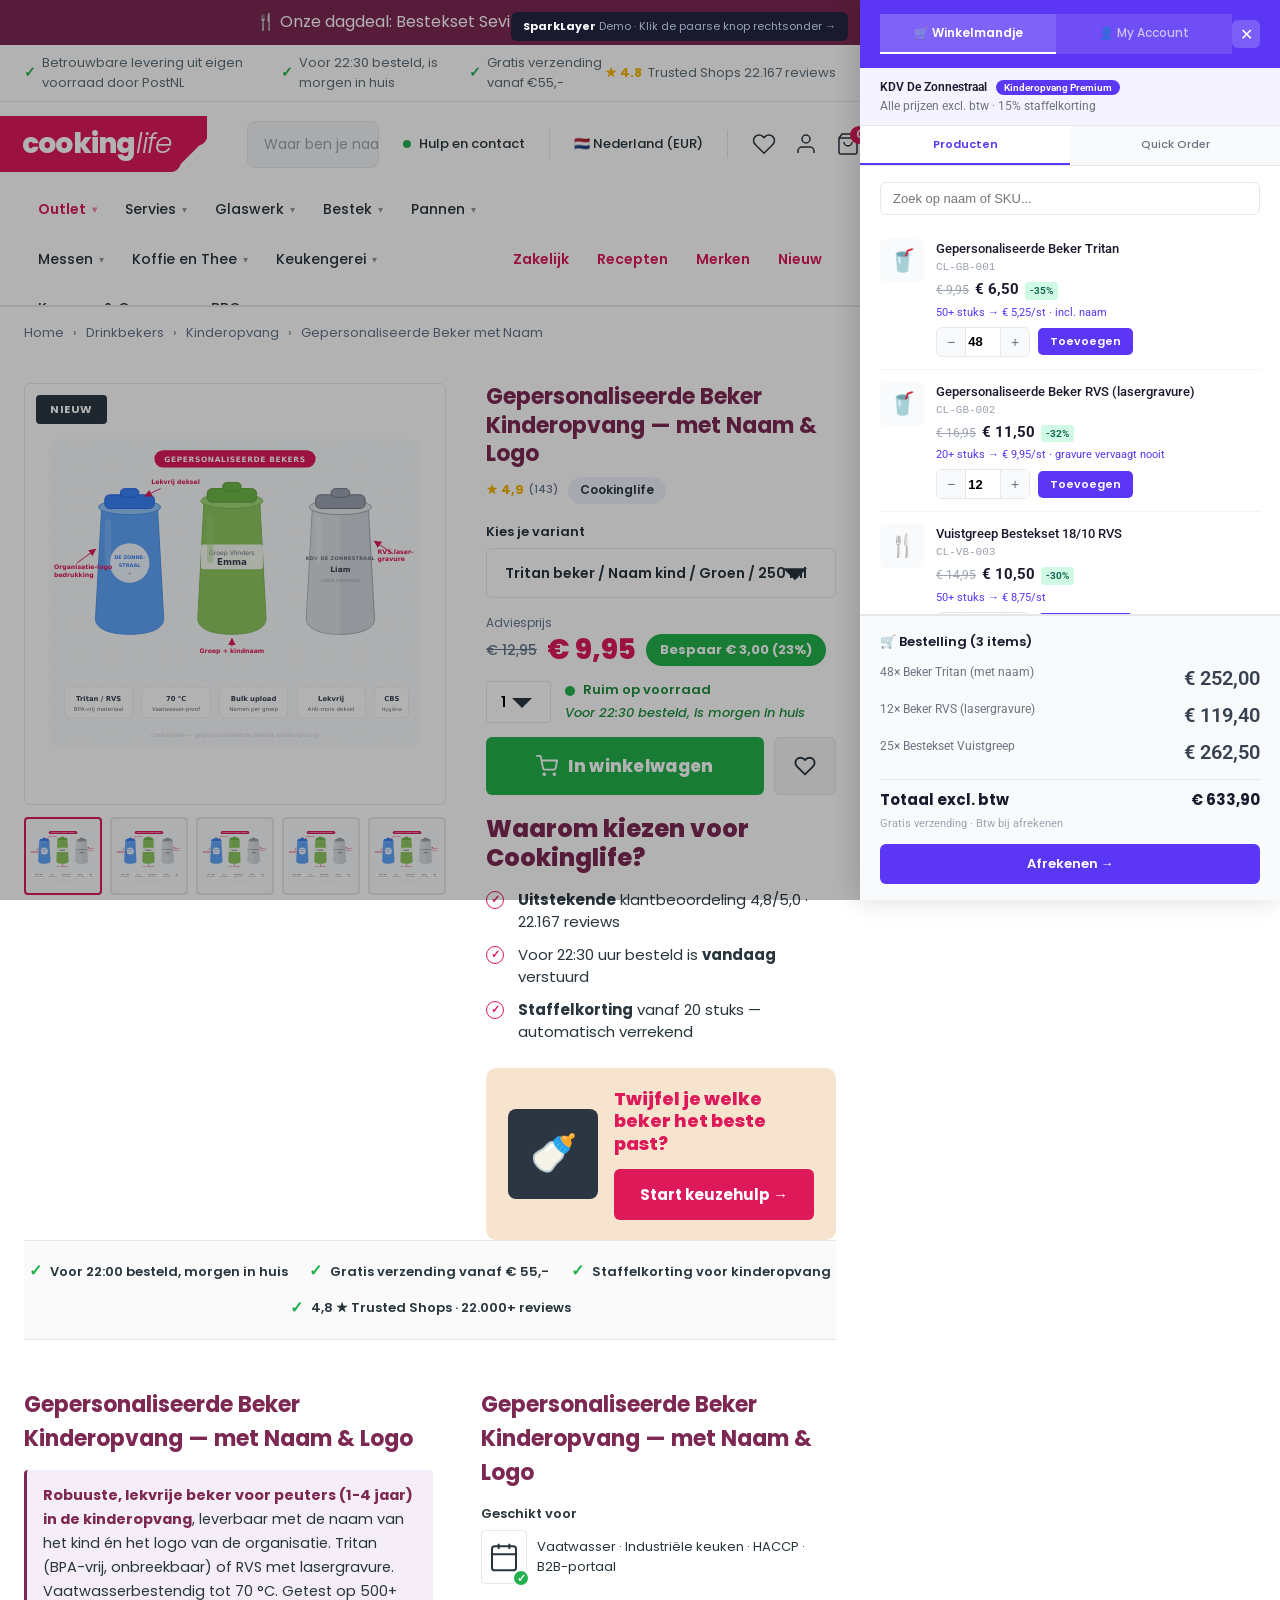
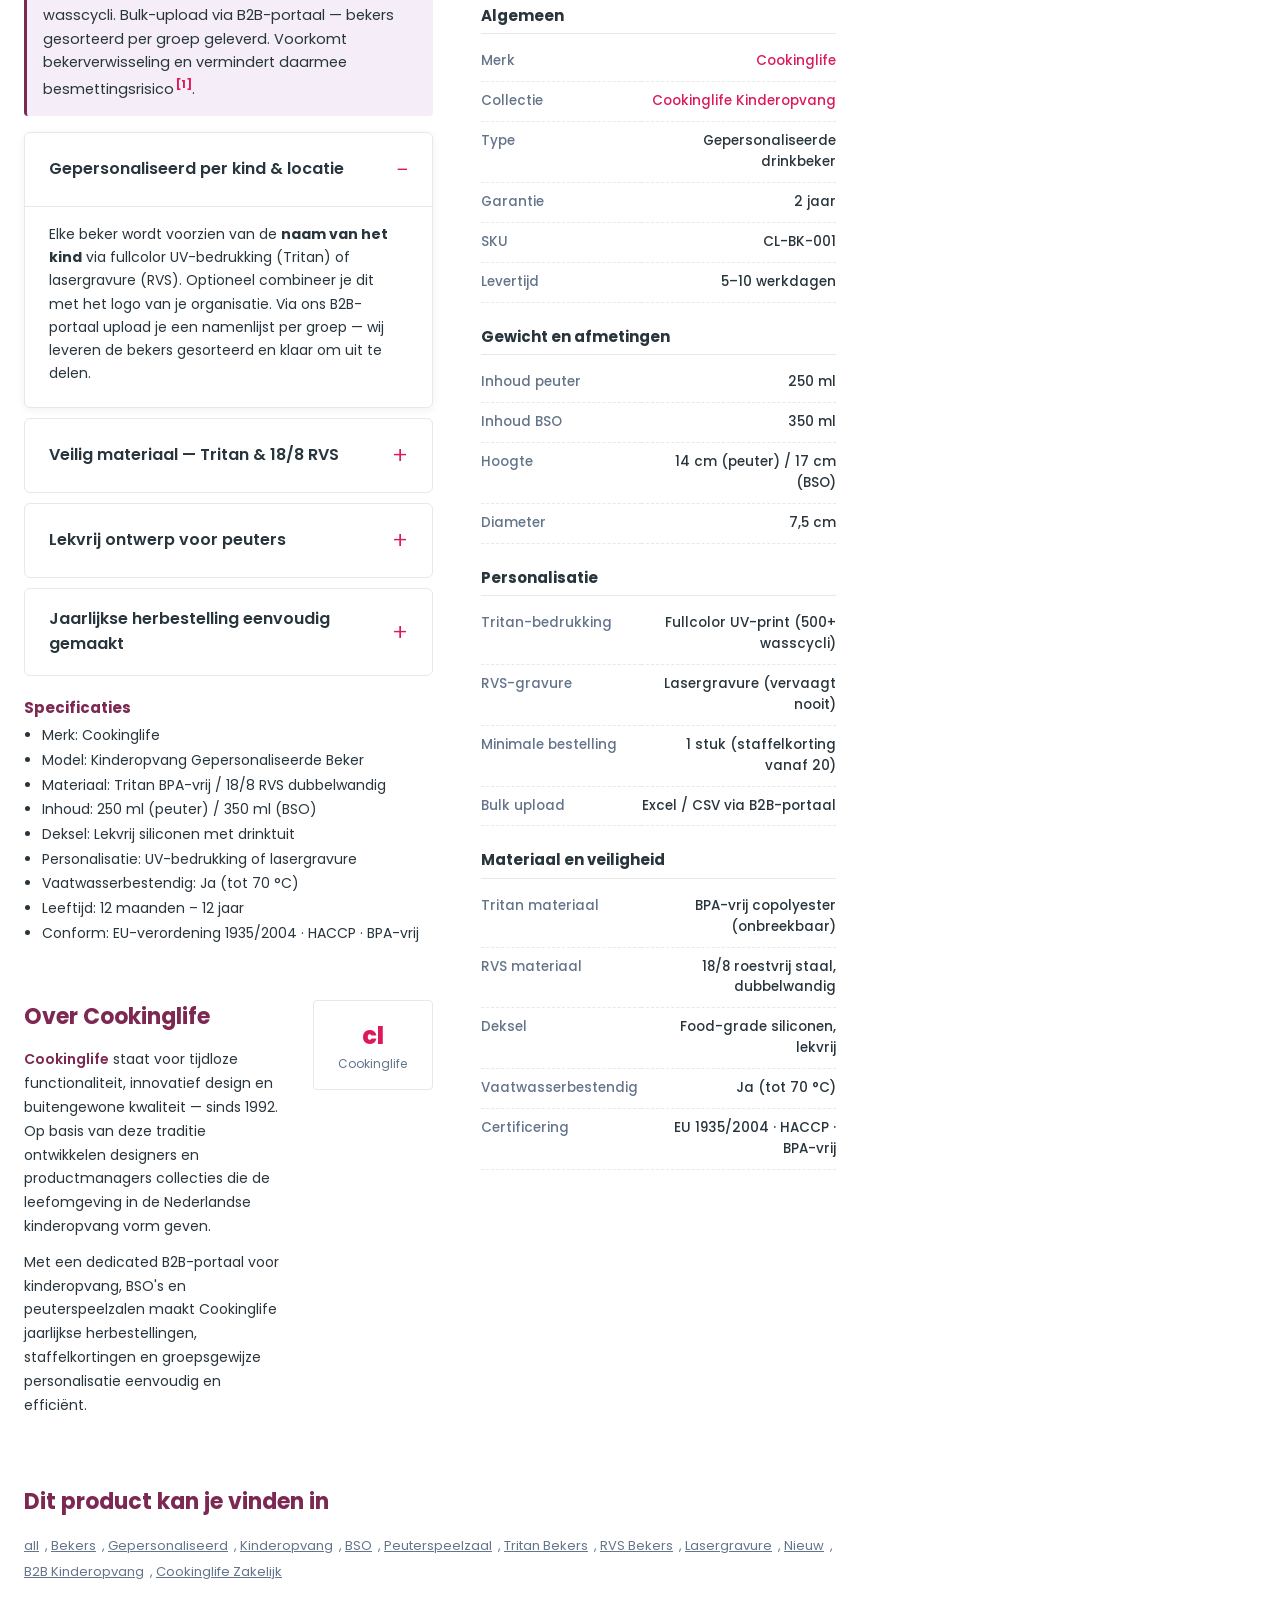
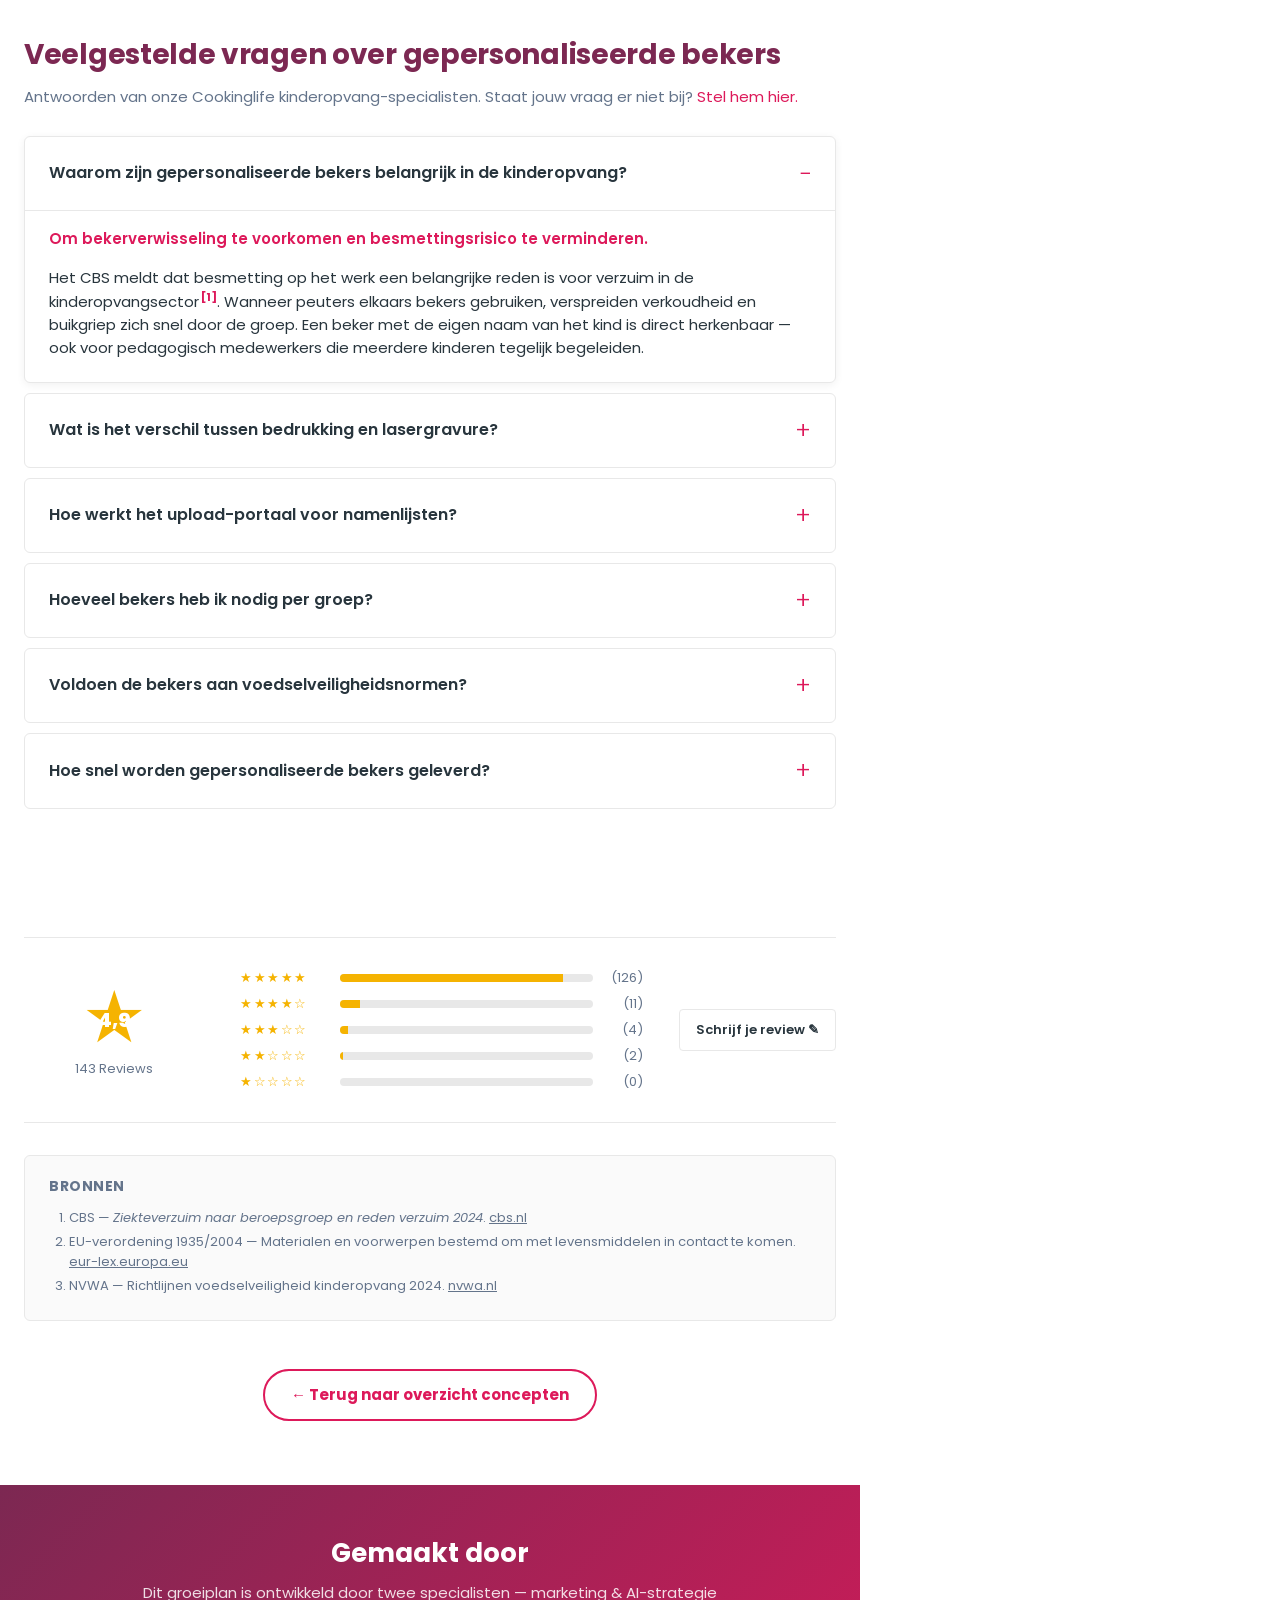
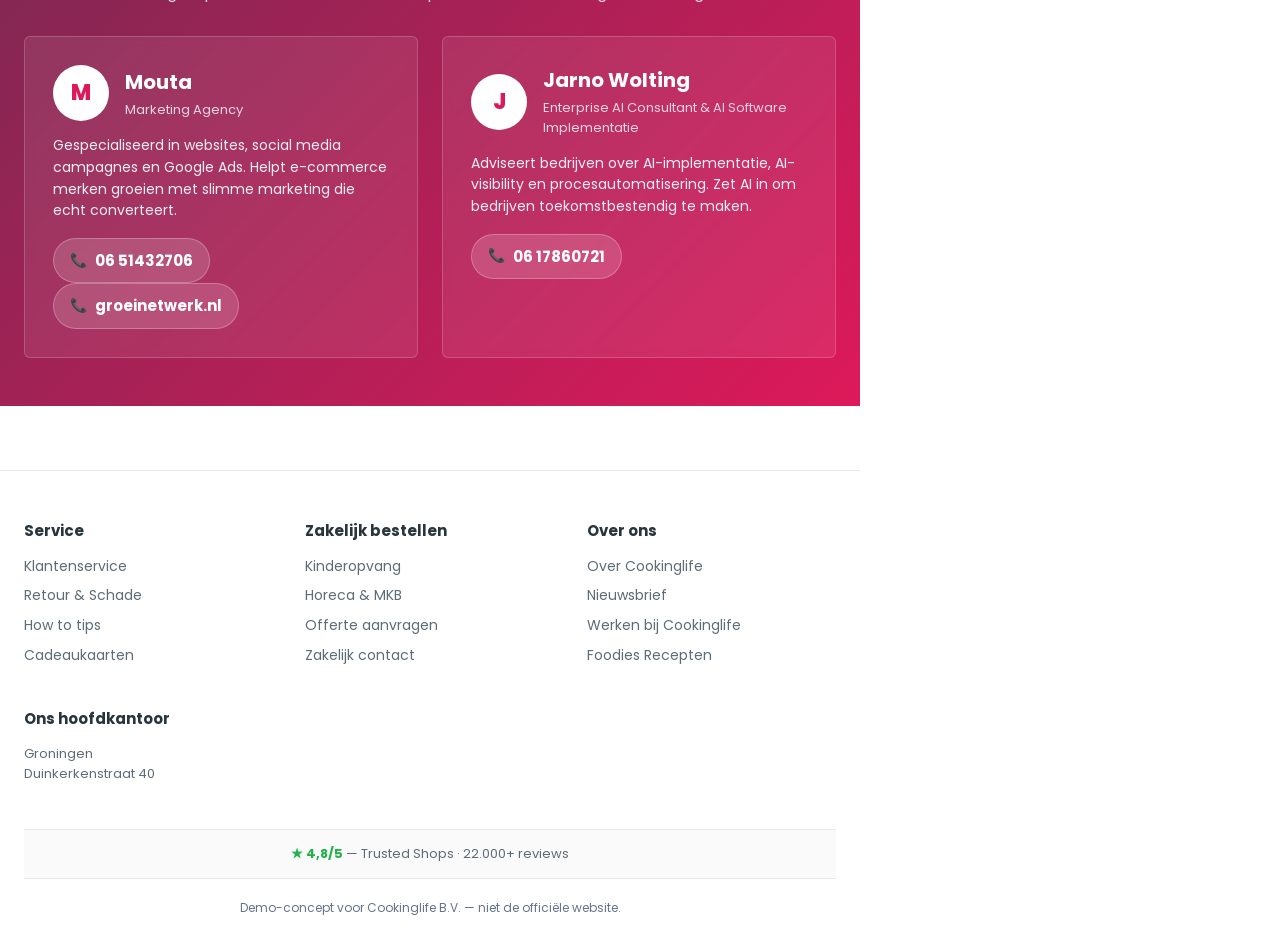
<file: 9-sparklayer-demo.html>
<!doctype html>
<html lang="nl">
<head>
  <meta charset="utf-8">
  <meta name="viewport" content="width=device-width, initial-scale=1">
  <title>SparkLayer B2B Demo — Ergonomisch Bestek Kinderopvang | Cookinglife</title>
  <link rel="stylesheet" href="assets/style.css">
  <link rel="preconnect" href="https://fonts.googleapis.com">
  <link href="https://fonts.googleapis.com/css2?family=Poppins:wght@400;500;600;700&family=Roboto:wght@400;500;700&display=swap" rel="stylesheet">
  <style>
    /* === PAGE PUSH when panel is open === */
    body { transition: margin-right 0.3s ease; overflow-x: hidden; }
    body.sl-open { margin-right: 420px; }

    /* === SPARKLAYER SIDE PANEL (right drawer) === */
    .sl-panel-overlay { display: none; position: fixed; inset: 0; background: rgba(0,0,0,0.3); z-index: 998; }
    body.sl-open .sl-panel-overlay { display: block; }

    .sl-panel {
      position: fixed; top: 0; right: -420px; width: 420px; height: 100vh;
      background: #fff; z-index: 999; box-shadow: -4px 0 24px rgba(0,0,0,0.15);
      transition: right 0.3s ease; display: flex; flex-direction: column;
      font-family: 'Roboto', -apple-system, sans-serif; font-size: 14px; color: #374151;
    }
    body.sl-open .sl-panel { right: 0; }

    /* Panel header */
    .sl-panel-head {
      background: #5b36f5; color: #fff; padding: 14px 20px;
      display: flex; align-items: center; justify-content: space-between;
      font-family: 'Poppins', sans-serif; flex-shrink: 0;
    }
    .sl-panel-head h3 { margin: 0; font-size: 15px; font-weight: 600; }
    .sl-panel-head .sl-close {
      width: 28px; height: 28px; border: none; background: rgba(255,255,255,0.2);
      color: #fff; border-radius: 6px; cursor: pointer; font-size: 16px;
      display: flex; align-items: center; justify-content: center;
    }
    .sl-panel-head .sl-close:hover { background: rgba(255,255,255,0.3); }

    /* Account bar */
    .sl-acct-bar {
      background: #f5f3ff; padding: 10px 20px; font-size: 12px;
      border-bottom: 1px solid #e5e7eb; flex-shrink: 0;
    }
    .sl-acct-bar .sl-company { font-weight: 600; color: #1a1a2e; }
    .sl-acct-bar .sl-tier-badge {
      background: #5b36f5; color: #fff; font-size: 10px; font-weight: 600;
      padding: 2px 8px; border-radius: 99px; margin-left: 6px;
    }

    /* Panel tabs */
    .sl-tabs {
      display: flex; border-bottom: 1px solid #e5e7eb; flex-shrink: 0;
      background: #f9fafb;
    }
    .sl-tab {
      flex: 1; padding: 10px 8px; text-align: center; font-family: 'Poppins', sans-serif;
      font-size: 11px; font-weight: 500; color: #6b7280; cursor: pointer;
      border-bottom: 2px solid transparent; transition: all 0.15s;
    }
    .sl-tab:hover { color: #374151; }
    .sl-tab.active { color: #5b36f5; border-bottom-color: #5b36f5; font-weight: 600; background: #fff; }

    /* Scrollable content area */
    .sl-panel-body { flex: 1; overflow-y: auto; }
    .sl-tab-content { display: none; padding: 16px 20px; }
    .sl-tab-content.active { display: block; }

    /* Product rows inside panel */
    .sl-prod-row {
      display: flex; gap: 12px; padding: 12px 0;
      border-bottom: 1px solid #f3f4f6; align-items: flex-start;
    }
    .sl-prod-row:last-child { border-bottom: none; }
    .sl-prod-icon {
      width: 44px; height: 44px; background: #f9fafb; border-radius: 6px;
      display: flex; align-items: center; justify-content: center; font-size: 22px;
      flex-shrink: 0;
    }
    .sl-prod-info { flex: 1; }
    .sl-prod-info .name { font-weight: 500; color: #1a1a2e; font-size: 13px; }
    .sl-prod-info .sku { font-size: 11px; color: #9ca3af; font-family: monospace; }
    .sl-prod-prices { display: flex; align-items: baseline; gap: 6px; margin-top: 2px; }
    .sl-prod-prices .retail { font-size: 12px; color: #9ca3af; text-decoration: line-through; }
    .sl-prod-prices .b2b { font-size: 15px; font-weight: 700; color: #1a1a2e; }
    .sl-prod-prices .save { font-size: 10px; font-weight: 600; color: #065f46; background: #d1fae5; padding: 1px 5px; border-radius: 3px; }
    .sl-prod-tier { font-size: 11px; color: #5b36f5; margin-top: 2px; }

    /* Quantity control */
    .sl-qty {
      display: flex; align-items: center; border: 1px solid #e5e7eb;
      border-radius: 6px; overflow: hidden; margin-top: 6px;
    }
    .sl-qty button {
      width: 28px; height: 28px; border: none; background: #f9fafb;
      cursor: pointer; font-size: 14px; color: #6b7280;
    }
    .sl-qty button:hover { background: #ede9fe; color: #5b36f5; }
    .sl-qty input {
      width: 36px; height: 28px; border: none; text-align: center;
      font-size: 13px; font-weight: 600; border-left: 1px solid #e5e7eb;
      border-right: 1px solid #e5e7eb;
    }
    .sl-qty input:focus { outline: none; }

    .sl-add-btn {
      background: #5b36f5; color: #fff; border: none; padding: 5px 12px;
      border-radius: 5px; font-size: 11px; font-weight: 600; cursor: pointer;
      font-family: 'Poppins', sans-serif; margin-top: 6px; transition: all 0.15s;
    }
    .sl-add-btn:hover { background: #4826d4; }
    .sl-add-btn.added { background: #10b981; }

    /* Cart section at bottom of panel */
    .sl-panel-cart {
      border-top: 2px solid #e5e7eb; padding: 16px 20px;
      background: #f9fafb; flex-shrink: 0;
    }
    .sl-panel-cart h4 {
      font-family: 'Poppins', sans-serif; font-size: 13px;
      font-weight: 600; margin: 0 0 8px; color: #1a1a2e;
    }
    .sl-cart-line {
      display: flex; justify-content: space-between; font-size: 12px;
      padding: 3px 0; color: #6b7280;
    }
    .sl-cart-line .cl-price { font-weight: 600; color: #374151; }
    .sl-cart-total-line {
      display: flex; justify-content: space-between; font-family: 'Poppins', sans-serif;
      font-weight: 700; font-size: 15px; margin-top: 8px; padding-top: 8px;
      border-top: 1px solid #e5e7eb; color: #1a1a2e;
    }
    .sl-cart-note { font-size: 11px; color: #9ca3af; margin-top: 4px; }
    .sl-checkout-btn {
      display: block; width: 100%; padding: 10px; background: #5b36f5;
      color: #fff; border: none; border-radius: 6px; font-family: 'Poppins', sans-serif;
      font-size: 13px; font-weight: 600; cursor: pointer; margin-top: 12px;
      text-align: center; transition: background 0.15s;
    }
    .sl-checkout-btn:hover { background: #4826d4; }

    /* Order history in panel */
    .sl-order-row {
      padding: 10px 0; border-bottom: 1px solid #f3f4f6; font-size: 13px;
    }
    .sl-order-row:last-child { border-bottom: none; }
    .sl-order-top { display: flex; justify-content: space-between; align-items: center; }
    .sl-order-id { font-weight: 600; color: #1a1a2e; }
    .sl-order-status {
      font-size: 10px; font-weight: 600; padding: 2px 8px;
      border-radius: 99px;
    }
    .sl-status-g { background: #d1fae5; color: #065f46; }
    .sl-status-b { background: #dbeafe; color: #1e40af; }
    .sl-order-meta { font-size: 12px; color: #9ca3af; margin-top: 2px; }
    .sl-order-actions { margin-top: 4px; }
    .sl-order-actions a { font-size: 12px; color: #5b36f5; font-weight: 500; margin-right: 12px; }

    /* Locations in panel */
    .sl-loc-item {
      padding: 12px; border: 1px solid #e5e7eb; border-radius: 8px;
      margin-bottom: 10px; font-size: 13px;
    }
    .sl-loc-item.active-loc { border-color: #5b36f5; border-width: 2px; }
    .sl-loc-item h5 { margin: 0 0 2px; font-family: 'Poppins', sans-serif; font-size: 14px; }
    .sl-loc-item p { margin: 0; color: #6b7280; font-size: 12px; }
    .sl-loc-badge { font-size: 10px; font-weight: 700; color: #5b36f5; text-transform: uppercase; }
    .sl-loc-btn {
      display: inline-block; margin-top: 8px; padding: 4px 12px;
      border: 1px solid #5b36f5; color: #5b36f5; border-radius: 5px;
      font-size: 11px; font-weight: 600; cursor: pointer; background: transparent;
      font-family: 'Poppins', sans-serif;
    }
    .sl-loc-btn:hover { background: #f5f3ff; }

    /* Shopping lists */
    .sl-list-item {
      padding: 12px; border: 1px solid #e5e7eb; border-radius: 8px;
      margin-bottom: 10px; font-size: 13px;
    }
    .sl-list-item h5 { margin: 0 0 4px; font-family: 'Poppins', sans-serif; font-size: 13px; }
    .sl-list-item .list-items { color: #6b7280; font-size: 12px; }
    .sl-list-item .list-meta { font-size: 11px; color: #9ca3af; margin-top: 4px; }
    .sl-reorder-btn {
      background: #5b36f5; color: #fff; border: none; padding: 4px 12px;
      border-radius: 5px; font-size: 11px; font-weight: 600; cursor: pointer;
      font-family: 'Poppins', sans-serif; margin-top: 6px;
    }

    /* Floating trigger button */
    .sl-trigger {
      position: fixed; right: 20px; bottom: 24px; z-index: 990;
      background: #5b36f5; color: #fff; border: none; padding: 12px 20px;
      border-radius: 99px; font-family: 'Poppins', sans-serif; font-size: 14px;
      font-weight: 600; cursor: pointer; box-shadow: 0 4px 16px rgba(91,54,245,0.4);
      display: flex; align-items: center; gap: 8px; transition: all 0.15s;
    }
    .sl-trigger:hover { background: #4826d4; transform: translateY(-2px); box-shadow: 0 6px 20px rgba(91,54,245,0.5); }
    body.sl-open .sl-trigger { display: none; }

    /* ===== CART / ACCOUNT MAIN TOGGLE ===== */
    .sl-main-toggle {
      flex: 1; padding: 10px 12px; border: none; background: rgba(255,255,255,0.12);
      color: rgba(255,255,255,0.65); font-family: 'Poppins', sans-serif; font-size: 12px;
      font-weight: 500; cursor: pointer; transition: all 0.15s;
      border-bottom: 2px solid transparent;
    }
    .sl-main-toggle:first-child { border-radius: 0; }
    .sl-main-toggle:hover { background: rgba(255,255,255,0.18); color: #fff; }
    .sl-main-toggle.active {
      background: rgba(255,255,255,0.22); color: #fff; font-weight: 600;
      border-bottom: 2px solid #fff;
    }

    /* ===== MAIN VIEW SWITCHER ===== */
    .sl-main-view { display: none; flex-direction: column; flex: 1; min-height: 0; }
    .sl-main-view.active { display: flex; }

    /* ===== ACCOUNT NAVIGATION ===== */
    .sl-acct-nav {
      display: flex; flex-direction: column; gap: 0;
      border-bottom: 1px solid #e5e7eb; background: #f9fafb; flex-shrink: 0;
    }
    .sl-acct-link {
      padding: 10px 20px; font-size: 13px; color: #6b7280; cursor: pointer;
      border-left: 3px solid transparent; transition: all 0.12s;
      font-family: 'Roboto', sans-serif;
    }
    .sl-acct-link:hover { background: #f5f3ff; color: #374151; }
    .sl-acct-link.active {
      background: #fff; color: #5b36f5; font-weight: 600;
      border-left-color: #5b36f5;
    }

    /* ===== ACCOUNT CONTENT PANELS ===== */
    .sl-acct-content { display: none; padding: 16px 20px; }
    .sl-acct-content.active { display: block; }

    /* ===== RECENT ACTIVITY TIMELINE ===== */
    .sl-activity-item {
      display: flex; gap: 12px; padding: 10px 0;
      border-bottom: 1px solid #f3f4f6; align-items: flex-start;
    }
    .sl-activity-item:last-child { border-bottom: none; }
    .sl-act-dot {
      width: 10px; height: 10px; border-radius: 50%; flex-shrink: 0;
      margin-top: 4px;
    }
    .sl-act-body { flex: 1; }
    .sl-act-title { font-size: 13px; font-weight: 500; color: #1a1a2e; }
    .sl-act-meta { font-size: 11px; color: #9ca3af; margin-top: 2px; }

    /* ===== COMPANY USERS ===== */
    .sl-user-row {
      display: flex; gap: 12px; padding: 10px 0; align-items: center;
      border-bottom: 1px solid #f3f4f6;
    }
    .sl-user-row:last-child { border-bottom: none; }
    .sl-user-avatar {
      width: 38px; height: 38px; border-radius: 50%; flex-shrink: 0;
      background: #ede9fe; color: #5b36f5; font-family: 'Poppins', sans-serif;
      font-size: 13px; font-weight: 700; display: flex; align-items: center;
      justify-content: center;
    }
    .sl-user-info { flex: 1; }
    .sl-user-name { font-size: 13px; font-weight: 500; color: #1a1a2e; }
    .sl-user-email { font-size: 11px; color: #9ca3af; }
    .sl-user-role {
      display: inline-block; font-size: 10px; font-weight: 600; padding: 1px 6px;
      border-radius: 3px; margin-left: 6px; background: #f3f4f6; color: #6b7280;
      vertical-align: middle;
    }
    .sl-user-role.admin { background: #ede9fe; color: #5b36f5; }

    /* Demo note */
    .sl-demo-note {
      position: fixed; top: 12px; right: 12px; z-index: 1001;
      background: #1a1a2e; color: #94a3b8; font-size: 11px;
      padding: 6px 12px; border-radius: 6px;
    }
    .sl-demo-note strong { color: #fff; }
    body.sl-open .sl-demo-note { right: 432px; }

    /* Tiers inside panel */
    .sl-tiers-mini { display: grid; grid-template-columns: repeat(4, 1fr); gap: 6px; margin-top: 12px; }
    .sl-tier-mini {
      background: #f5f3ff; border-radius: 6px; padding: 6px; text-align: center;
    }
    .sl-tier-mini .tq { font-size: 10px; color: #6b7280; }
    .sl-tier-mini .td { font-family: 'Poppins', sans-serif; font-size: 16px; font-weight: 700; color: #5b36f5; }
    .sl-tier-mini.current { border: 2px solid #5b36f5; }

    @media (max-width: 768px) {
      .sl-panel { width: 100%; right: -100%; }
      body.sl-open { margin-right: 0; }
    }
  </style>
</head>
<body>

<!-- ===== DEMO NOTE ===== -->
<div class="sl-demo-note"><strong>SparkLayer</strong> Demo · Klik de paarse knop rechtsonder →</div>

<!-- ===== NORMAL COOKINGLIFE WEBSITE UNDERNEATH ===== -->

<!-- ======================= PROMO BAR ======================= -->
<div class="cl-promobar">
  <div class="cl-container">🍴 Onze dagdeal: Bestekset Sevilla! <a href="#">Shop nu</a></div>
</div>

<!-- ======================= USP BAR ======================= -->
<div class="cl-topbar">
  <div class="cl-container">
    <div class="cl-topbar-usps">
      <span>Betrouwbare levering uit eigen voorraad door PostNL</span>
      <span>Voor 22:30 besteld, is morgen in huis</span>
      <span>Gratis verzending vanaf €55,-</span>
    </div>
    <div class="cl-topbar-trust">
      <span class="cl-trust-star">★ 4.8</span> Trusted Shops 22.167 reviews
    </div>
  </div>
</div>

<!-- ======================= HEADER ======================= -->
<header class="cl-header">
  <div class="cl-container cl-header-inner">
    <a href="index.html" class="cl-logo">cooking<span>life</span></a>
    <form class="cl-search" onsubmit="return false">
      <input type="text" placeholder="Waar ben je naar op zoek">
      <button type="submit"><svg viewBox="0 0 24 24" width="20" height="20" fill="none" stroke="currentColor" stroke-width="2"><circle cx="11" cy="11" r="8"/><path d="m21 21-4.3-4.3"/></svg></button>
    </form>
    <a href="#" class="cl-help-link"><span class="cl-help-dot"></span>Hulp en contact</a>
    <div class="cl-header-divider"></div>
    <div class="cl-country">🇳🇱 Nederland (EUR)</div>
    <div class="cl-header-divider"></div>
    <nav class="cl-header-actions" aria-label="Account en winkelmand">
      <a href="#" aria-label="Verlanglijst"><svg viewBox="0 0 24 24"><path d="M20.84 4.61a5.5 5.5 0 0 0-7.78 0L12 5.67l-1.06-1.06a5.5 5.5 0 0 0-7.78 7.78l1.06 1.06L12 21.23l7.78-7.78 1.06-1.06a5.5 5.5 0 0 0 0-7.78z"/></svg></a>
      <a href="#" aria-label="Account"><svg viewBox="0 0 24 24"><path d="M20 21v-2a4 4 0 0 0-4-4H8a4 4 0 0 0-4 4v2"/><circle cx="12" cy="7" r="4"/></svg></a>
      <a href="#" aria-label="Winkelmand"><svg viewBox="0 0 24 24"><path d="M6 2 3 6v14a2 2 0 0 0 2 2h14a2 2 0 0 0 2-2V6l-3-4z"/><line x1="3" y1="6" x2="21" y2="6"/><path d="M16 10a4 4 0 0 1-8 0"/></svg><span class="cl-cart-count">0</span></a>
    </nav>
  </div>
  <nav class="cl-nav" aria-label="Hoofdnavigatie">
    <div class="cl-container">
      <ul>
        <li><a href="#" class="sale">Outlet <span class="nav-chevron">▾</span></a></li>
        <li><a href="#">Servies <span class="nav-chevron">▾</span></a></li>
        <li><a href="#">Glaswerk <span class="nav-chevron">▾</span></a></li>
        <li><a href="#">Bestek <span class="nav-chevron">▾</span></a></li>
        <li><a href="#">Pannen <span class="nav-chevron">▾</span></a></li>
        <li><a href="#">Messen <span class="nav-chevron">▾</span></a></li>
        <li><a href="#">Koffie en Thee <span class="nav-chevron">▾</span></a></li>
        <li><a href="#">Keukengerei <span class="nav-chevron">▾</span></a></li>
        <li><a href="#">Kaarsen &amp; Geuren <span class="nav-chevron">▾</span></a></li>
        <li><a href="#">BBQ <span class="nav-chevron">▾</span></a></li>
      </ul>
      <div class="cl-nav-special">
        <a href="#">Zakelijk</a>
        <a href="#">Recepten</a>
        <a href="#">Merken</a>
        <a href="#">Nieuw</a>
      </div>
    </div>
  </nav>
</header>

<!-- Breadcrumb + Demo banner -->
<div class="cl-container">
  <div class="cl-breadcrumb">
    <span><a href="index.html">Home</a></span><span><a href="#">Drinkbekers</a></span><span><a href="#">Kinderopvang</a></span><span>Gepersonaliseerde Beker met Naam</span>
  </div>
</div>

<!-- ===== PRODUCT PAGE ===== -->
<main class="cl-container">

  <!-- ======================= PRODUCT HERO ======================= -->
  <section class="cl-product-page">

    <!-- GALLERY COLUMN -->
    <div class="cl-gallery-col">
      <span class="cl-new-badge">NIEUW</span>
      <div class="cl-gallery-hero">
        <img src="assets/beker-kinderopvang.svg" alt="Gepersonaliseerde bekers kinderopvang — Tritan en RVS met logo-bedrukking en lasergravure van kindnamen">
      </div>
      <div class="cl-thumb-strip">
        <div class="cl-thumb active"><img src="assets/beker-kinderopvang.svg" alt=""></div>
        <div class="cl-thumb"><img src="assets/beker-kinderopvang.svg" alt=""></div>
        <div class="cl-thumb"><img src="assets/beker-kinderopvang.svg" alt=""></div>
        <div class="cl-thumb"><img src="assets/beker-kinderopvang.svg" alt=""></div>
        <div class="cl-thumb"><img src="assets/beker-kinderopvang.svg" alt=""></div>
      </div>
    </div>

    <!-- BUY BOX COLUMN -->
    <div class="cl-buy-col">
      <h1>Gepersonaliseerde Beker Kinderopvang — met Naam &amp; Logo</h1>
      <div class="cl-rating-brand">
        <span class="cl-stars-inline">★ 4,9 <small style="color:var(--cl-muted);font-weight:500;">(143)</small></span>
        <span class="cl-brand-chip">Cookinglife</span>
      </div>

      <label class="cl-select-label" for="variant-b">Kies je variant</label>
      <select class="cl-variant-select" id="variant-b">
        <option>Tritan beker / Naam kind / Groen / 250 ml</option>
        <option>Tritan beker / Naam kind / Blauw / 250 ml</option>
        <option>Tritan beker / Naam + logo / Groen / 250 ml</option>
        <option>RVS beker / Lasergravure / 250 ml (peuter)</option>
        <option>RVS beker / Lasergravure / 350 ml (BSO)</option>
        <option>20 stuks / Staffelkorting 15%</option>
      </select>

      <div class="cl-advies-label">Adviesprijs</div>
      <div class="cl-price-row">
        <span class="cl-price-old">€ 12,95</span>
        <span class="cl-price-big">€ 9,95</span>
        <span class="cl-save-badge">Bespaar € 3,00 (23%)</span>
      </div>

      <div class="cl-qty-stock">
        <select class="cl-qty-select" aria-label="Aantal">
          <option>1</option><option>5</option><option>10</option><option>20</option><option>30</option><option>50</option>
        </select>
        <div class="cl-stock-line">
          <span class="cl-stock-ok">Ruim op voorraad</span>
          <small>Voor 22:30 besteld, is morgen in huis</small>
        </div>
      </div>

      <div class="cl-cart-row">
        <a href="#" class="cl-btn-cart">
          <svg width="22" height="22" viewBox="0 0 24 24" fill="none" stroke="currentColor" stroke-width="2" stroke-linecap="round" stroke-linejoin="round"><circle cx="9" cy="21" r="1"/><circle cx="20" cy="21" r="1"/><path d="M1 1h4l2.68 13.39a2 2 0 0 0 2 1.61h9.72a2 2 0 0 0 2-1.61L23 6H6"/></svg>
          In winkelwagen
        </a>
        <button class="cl-heart-btn" aria-label="Toevoegen aan verlanglijst">
          <svg width="22" height="22" viewBox="0 0 24 24" fill="none" stroke="currentColor" stroke-width="2" stroke-linecap="round" stroke-linejoin="round"><path d="M20.84 4.61a5.5 5.5 0 0 0-7.78 0L12 5.67l-1.06-1.06a5.5 5.5 0 0 0-7.78 7.78l1.06 1.06L12 21.23l7.78-7.78 1.06-1.06a5.5 5.5 0 0 0 0-7.78z"/></svg>
        </button>
      </div>

      <div class="cl-why-box">
        <h3>Waarom kiezen voor Cookinglife?</h3>
        <ul>
          <li><span class="cl-why-check">✓</span><strong>Uitstekende</strong> klantbeoordeling 4,8/5,0 · 22.167 reviews</li>
          <li><span class="cl-why-check">✓</span>Voor 22:30 uur besteld is <strong>vandaag</strong> verstuurd</li>
          <li><span class="cl-why-check">✓</span><strong>Staffelkorting</strong> vanaf 20 stuks — automatisch verrekend</li>
        </ul>
      </div>

      <div class="cl-keuzehulp-box">
        <div class="cl-keuzehulp-icon">🍼</div>
        <div class="cl-keuzehulp-body">
          <strong>Twijfel je welke beker het beste past?</strong>
          <button class="cl-keuzehulp-btn">Start keuzehulp →</button>
        </div>
      </div>
    </div>
  </section>

  <!-- ======================= USP STROOK ======================= -->
  <div class="cl-usp">
    <ul>
      <li>Voor 22:00 besteld, morgen in huis</li>
      <li>Gratis verzending vanaf € 55,-</li>
      <li>Staffelkorting voor kinderopvang</li>
      <li>4,8 ★ Trusted Shops · 22.000+ reviews</li>
    </ul>
  </div>

  <!-- ======================= PRODUCT DETAILS 2-KOLOM ======================= -->
  <section class="cl-pd-grid">

    <!-- LEFT: beschrijving + FAQ uitklapbaar -->
    <div class="cl-pd-left">
      <h2>Gepersonaliseerde Beker Kinderopvang — met Naam &amp; Logo</h2>

      <p class="cl-direct-answer">
        <strong>Robuuste, lekvrije beker voor peuters (1-4 jaar) in de kinderopvang</strong>, leverbaar met de naam van het kind én het logo van de organisatie. Tritan (BPA-vrij, onbreekbaar) of RVS met lasergravure. Vaatwasserbestendig tot 70 °C. Getest op 500+ wasscycli. Bulk-upload via B2B-portaal — bekers gesorteerd per groep geleverd. Voorkomt bekerverwisseling en vermindert daarmee besmettingsrisico<cite><a href="#bron-cbs">[1]</a></cite>.
      </p>

      <div class="cl-faq" style="margin:0 0 20px;">
        <details open>
          <summary>Gepersonaliseerd per kind &amp; locatie</summary>
          <div class="cl-faq-body">
            <p>Elke beker wordt voorzien van de <strong>naam van het kind</strong> via fullcolor UV-bedrukking (Tritan) of lasergravure (RVS). Optioneel combineer je dit met het logo van je organisatie. Via ons B2B-portaal upload je een namenlijst per groep — wij leveren de bekers gesorteerd en klaar om uit te delen.</p>
          </div>
        </details>
        <details>
          <summary>Veilig materiaal — Tritan &amp; 18/8 RVS</summary>
          <div class="cl-faq-body">
            <p>De <strong>Tritan-versie</strong> (BPA-vrij, onbreekbaar copolyester) is geschikt voor dagelijks gebruik bij peuters. De <strong>RVS-versie</strong> (18/8 dubbelwandig roestvrij staal) is ideaal voor BSO's en houdt dranken langer warm of koud. Beide voldoen aan EU-verordening 1935/2004 en zijn opneembaar in het HACCP-voedselveiligheidsplan.</p>
          </div>
        </details>
        <details>
          <summary>Lekvrij ontwerp voor peuters</summary>
          <div class="cl-faq-body">
            <p>Het siliconendeksel met drinktuit is <strong>volledig lekvrij</strong> — ook bij schudden of omvallen in een tas. De 250 ml maat past perfect in kleine kinderhanden en heeft een drinktuit die morsen minimaliseert. De 350 ml BSO-variant heeft een bredere opening en is ook geschikt voor warme dranken (tot 80 °C bij RVS).</p>
          </div>
        </details>
        <details>
          <summary>Jaarlijkse herbestelling eenvoudig gemaakt</summary>
          <div class="cl-faq-body">
            <p>Bij de jaarlijkse groepswisseling bestelt u <strong>alleen bekers voor nieuwe kinderen</strong>. Upload de nieuwe namenlijst via ons portaal — wij vergelijken automatisch met uw vorige bestelling. Tritan-bedrukking: 5 werkdagen. RVS-lasergravure: 7-10 werkdagen. Plan 2 weken voor groepswisseling.</p>
          </div>
        </details>
      </div>

      <h3>Specificaties</h3>
      <ul class="cl-pd-specs">
        <li>Merk: Cookinglife</li>
        <li>Model: Kinderopvang Gepersonaliseerde Beker</li>
        <li>Materiaal: Tritan BPA-vrij / 18/8 RVS dubbelwandig</li>
        <li>Inhoud: 250 ml (peuter) / 350 ml (BSO)</li>
        <li>Deksel: Lekvrij siliconen met drinktuit</li>
        <li>Personalisatie: UV-bedrukking of lasergravure</li>
        <li>Vaatwasserbestendig: Ja (tot 70 °C)</li>
        <li>Leeftijd: 12 maanden – 12 jaar</li>
        <li>Conform: EU-verordening 1935/2004 · HACCP · BPA-vrij</li>
      </ul>

      <div class="cl-over-merk">
        <div>
          <h2>Over Cookinglife</h2>
          <p><a href="#">Cookinglife</a> staat voor tijdloze functionaliteit, innovatief design en buitengewone kwaliteit — sinds 1992. Op basis van deze traditie ontwikkelen designers en productmanagers collecties die de leefomgeving in de Nederlandse kinderopvang vorm geven.</p>
          <p>Met een dedicated B2B-portaal voor kinderopvang, BSO's en peuterspeelzalen maakt Cookinglife jaarlijkse herbestellingen, staffelkortingen en groepsgewijze personalisatie eenvoudig en efficiënt.</p>
        </div>
        <div class="cl-over-merk-logo">
          <div style="font-size:24px;font-weight:800;color:var(--cl-pink);">cl</div>
          <div>Cookinglife</div>
        </div>
      </div>
    </div>

    <!-- RIGHT: spec tabellen -->
    <div class="cl-pd-right">
      <h2>Gepersonaliseerde Beker Kinderopvang — met Naam &amp; Logo</h2>

      <div style="font-size:13px;font-weight:600;margin-bottom:6px;">Geschikt voor</div>
      <div class="cl-geschikt-voor">
        <div class="cl-pictogram">
          <svg width="32" height="32" viewBox="0 0 24 24" fill="none" stroke="currentColor" stroke-width="1.5" style="color:var(--cl-text)">
            <path d="M8 2v4M16 2v4M3 10h18M5 4h14a2 2 0 0 1 2 2v14a2 2 0 0 1-2 2H5a2 2 0 0 1-2-2V6a2 2 0 0 1 2-2z"/>
          </svg>
          <div class="cl-pictogram-check">✓</div>
        </div>
        <span>Vaatwasser · Industriële keuken · HACCP · B2B-portaal</span>
      </div>

      <h4>Algemeen</h4>
      <table>
        <tr><td>Merk</td><td><a href="#">Cookinglife</a></td></tr>
        <tr><td>Collectie</td><td><a href="#">Cookinglife Kinderopvang</a></td></tr>
        <tr><td>Type</td><td>Gepersonaliseerde drinkbeker</td></tr>
        <tr><td>Garantie</td><td>2 jaar</td></tr>
        <tr><td>SKU</td><td>CL-BK-001</td></tr>
        <tr><td>Levertijd</td><td>5–10 werkdagen</td></tr>
      </table>

      <h4>Gewicht en afmetingen</h4>
      <table>
        <tr><td>Inhoud peuter</td><td>250 ml</td></tr>
        <tr><td>Inhoud BSO</td><td>350 ml</td></tr>
        <tr><td>Hoogte</td><td>14 cm (peuter) / 17 cm (BSO)</td></tr>
        <tr><td>Diameter</td><td>7,5 cm</td></tr>
      </table>

      <h4>Personalisatie</h4>
      <table>
        <tr><td>Tritan-bedrukking</td><td>Fullcolor UV-print (500+ wasscycli)</td></tr>
        <tr><td>RVS-gravure</td><td>Lasergravure (vervaagt nooit)</td></tr>
        <tr><td>Minimale bestelling</td><td>1 stuk (staffelkorting vanaf 20)</td></tr>
        <tr><td>Bulk upload</td><td>Excel / CSV via B2B-portaal</td></tr>
      </table>

      <h4>Materiaal en veiligheid</h4>
      <table>
        <tr><td>Tritan materiaal</td><td>BPA-vrij copolyester (onbreekbaar)</td></tr>
        <tr><td>RVS materiaal</td><td>18/8 roestvrij staal, dubbelwandig</td></tr>
        <tr><td>Deksel</td><td>Food-grade siliconen, lekvrij</td></tr>
        <tr><td>Vaatwasserbestendig</td><td>Ja (tot 70 °C)</td></tr>
        <tr><td>Certificering</td><td>EU 1935/2004 · HACCP · BPA-vrij</td></tr>
      </table>
    </div>
  </section>

  <!-- ======================= TAG CLOUD ======================= -->
  <section class="cl-tag-cloud-section">
    <h2>Dit product kan je vinden in</h2>
    <div class="cl-tag-cloud">
      <a href="#">all</a>,
      <a href="#">Bekers</a>,
      <a href="#">Gepersonaliseerd</a>,
      <a href="#">Kinderopvang</a>,
      <a href="#">BSO</a>,
      <a href="#">Peuterspeelzaal</a>,
      <a href="#">Tritan Bekers</a>,
      <a href="#">RVS Bekers</a>,
      <a href="#">Lasergravure</a>,
      <a href="#">Nieuw</a>,
      <a href="#">B2B Kinderopvang</a>,
      <a href="#">Cookinglife Zakelijk</a>
    </div>
  </section>

  <!-- ======================= FAQ ======================= -->
  <section class="cl-section">
    <h2>Veelgestelde vragen over gepersonaliseerde bekers</h2>
    <p class="cl-section-sub">Antwoorden van onze Cookinglife kinderopvang-specialisten. Staat jouw vraag er niet bij? <a href="#">Stel hem hier.</a></p>

    <div class="cl-faq">
      <details open>
        <summary>Waarom zijn gepersonaliseerde bekers belangrijk in de kinderopvang?</summary>
        <div class="cl-faq-body">
          <p class="cl-faq-lead">Om bekerverwisseling te voorkomen en besmettingsrisico te verminderen.</p>
          <p>Het CBS meldt dat besmetting op het werk een belangrijke reden is voor verzuim in de kinderopvangsector<cite><a href="#bron-cbs">[1]</a></cite>. Wanneer peuters elkaars bekers gebruiken, verspreiden verkoudheid en buikgriep zich snel door de groep. Een beker met de eigen naam van het kind is direct herkenbaar — ook voor pedagogisch medewerkers die meerdere kinderen tegelijk begeleiden.</p>
        </div>
      </details>
      <details>
        <summary>Wat is het verschil tussen bedrukking en lasergravure?</summary>
        <div class="cl-faq-body">
          <p class="cl-faq-lead">Bedrukking is fullcolor en goedkoper; lasergravure vervaagt nooit.</p>
          <p>De Tritan-bekers worden bedrukt met fullcolor UV-print die vaatwasserbestendig is tot 70 °C. De RVS-bekers worden gelasergraveerd: de tekst wordt in het metaal gebrand en kan nooit vervagen, afbladderen of loslaten. Ideaal als je bekers jarenlang wilt hergebruiken.</p>
        </div>
      </details>
      <details>
        <summary>Hoe werkt het upload-portaal voor namenlijsten?</summary>
        <div class="cl-faq-body">
          <p class="cl-faq-lead">Upload een Excel- of CSV-bestand met namen per groep, wij doen de rest.</p>
          <p>Via het Cookinglife B2B-portaal upload je een bestand met groepsnaam en kindnamen. Wij leveren de bekers gesorteerd per groep, klaar om uit te delen. Bij de jaarlijkse wisseling upload je simpelweg een nieuwe lijst voor de nieuwe kinderen.</p>
        </div>
      </details>
      <details>
        <summary>Hoeveel bekers heb ik nodig per groep?</summary>
        <div class="cl-faq-body">
          <p class="cl-faq-lead">Reken op 1,2× het aantal kinderen per groep.</p>
          <p>Bij een groep van 16 peuters heb je 20 bekers nodig: 16 met naam + 4 reservebekers voor nieuwe kinderen of verlies. Vanaf 20 stuks geldt er staffelkorting van 15%.</p>
        </div>
      </details>
      <details>
        <summary>Voldoen de bekers aan voedselveiligheidsnormen?</summary>
        <div class="cl-faq-body">
          <p class="cl-faq-lead">Ja, volledig conform EU-verordening 1935/2004 en HACCP.</p>
          <p>Zowel de Tritan- als de RVS-bekers voldoen aan de EU-verordening voor materialen in contact met voedsel. Het Tritan is BPA-vrij en geeft geen schadelijke stoffen af. De bekers kunnen worden opgenomen in het HACCP-voedselveiligheidsplan van uw locatie.</p>
        </div>
      </details>
      <details>
        <summary>Hoe snel worden gepersonaliseerde bekers geleverd?</summary>
        <div class="cl-faq-body">
          <p class="cl-faq-lead">Tritan: 5 werkdagen, RVS lasergravure: 7-10 werkdagen.</p>
          <p>Na ontvangst van uw namenlijst produceren wij de bekers op bestelling. Bij spoedbestellingen is express-productie mogelijk (3 werkdagen, toeslag). Plan de jaarlijkse bestelling 2 weken voor groepswisseling.</p>
        </div>
      </details>
    </div>
  </section>

  <!-- ======================= REVIEW SUMMARY ======================= -->
  <section class="cl-review-summary">
    <div class="cl-big-rating">
      <div style="position:relative;display:inline-block;">
        <span class="cl-big-star">★</span>
        <span class="cl-big-score">4,9</span>
      </div>
      <small>143 Reviews</small>
    </div>
    <div class="cl-rating-bars">
      <div class="cl-rating-row"><span class="cl-row-stars">★★★★★</span><div class="cl-bar"><span style="width:88%;"></span></div><span class="cl-row-count">(126)</span></div>
      <div class="cl-rating-row"><span class="cl-row-stars">★★★★☆</span><div class="cl-bar"><span style="width:8%;"></span></div><span class="cl-row-count">(11)</span></div>
      <div class="cl-rating-row"><span class="cl-row-stars">★★★☆☆</span><div class="cl-bar"><span style="width:3%;"></span></div><span class="cl-row-count">(4)</span></div>
      <div class="cl-rating-row"><span class="cl-row-stars">★★☆☆☆</span><div class="cl-bar"><span style="width:1%;"></span></div><span class="cl-row-count">(2)</span></div>
      <div class="cl-rating-row"><span class="cl-row-stars">★☆☆☆☆</span><div class="cl-bar"><span style="width:0%;"></span></div><span class="cl-row-count">(0)</span></div>
    </div>
    <button class="cl-write-review">Schrijf je review ✎</button>
  </section>

  <!-- ======================= BRONNEN ======================= -->
  <div class="cl-sources">
    <h4>Bronnen</h4>
    <ol>
      <li id="bron-cbs">CBS — <em>Ziekteverzuim naar beroepsgroep en reden verzuim 2024</em>. <a href="https://www.cbs.nl" target="_blank" rel="noopener">cbs.nl</a></li>
      <li>EU-verordening 1935/2004 — Materialen en voorwerpen bestemd om met levensmiddelen in contact te komen. <a href="https://eur-lex.europa.eu" target="_blank" rel="noopener">eur-lex.europa.eu</a></li>
      <li>NVWA — Richtlijnen voedselveiligheid kinderopvang 2024. <a href="https://www.nvwa.nl" target="_blank" rel="noopener">nvwa.nl</a></li>
    </ol>
  </div>

  <p style="text-align:center;margin:48px 0;">
    <a href="index.html" class="cl-btn cl-btn-outline">← Terug naar overzicht concepten</a>
  </p>
</main>

<!-- ======================= GEMAAKT DOOR ======================= -->
<section class="cl-authors">
  <div class="cl-container">
    <div class="cl-authors-head">
      <h2>Gemaakt door</h2>
      <p>Dit groeiplan is ontwikkeld door twee specialisten — marketing &amp; AI-strategie</p>
    </div>
    <div class="cl-authors-grid">
      <div class="cl-author-card">
        <div class="cl-author-head">
          <div class="cl-author-avatar-lg">M</div>
          <div>
            <h3>Mouta</h3>
            <p class="cl-author-role">Marketing Agency</p>
          </div>
        </div>
        <p class="cl-author-desc">Gespecialiseerd in websites, social media campagnes en Google Ads. Helpt e-commerce merken groeien met slimme marketing die echt converteert.</p>
        <a href="tel:+31651432706" class="cl-author-phone">06 51432706</a>
        <a href="https://groeinetwerk.nl" class="cl-author-phone" target="_blank" rel="noopener">groeinetwerk.nl</a>
      </div>
      <div class="cl-author-card">
        <div class="cl-author-head">
          <div class="cl-author-avatar-lg">J</div>
          <div>
            <h3>Jarno Wolting</h3>
            <p class="cl-author-role">Enterprise AI Consultant &amp; AI Software Implementatie</p>
          </div>
        </div>
        <p class="cl-author-desc">Adviseert bedrijven over AI-implementatie, AI-visibility en procesautomatisering. Zet AI in om bedrijven toekomstbestendig te maken.</p>
        <a href="tel:+31617860721" class="cl-author-phone">06 17860721</a>
      </div>
    </div>
  </div>
</section>

<footer class="cl-footer">
  <div class="cl-container">
    <div class="cl-footer-cols">
      <div><h4>Service</h4><ul><li><a href="#">Klantenservice</a></li><li><a href="#">Retour &amp; Schade</a></li><li><a href="#">How to tips</a></li><li><a href="#">Cadeaukaarten</a></li></ul></div>
      <div><h4>Zakelijk bestellen</h4><ul><li><a href="#">Kinderopvang</a></li><li><a href="#">Horeca &amp; MKB</a></li><li><a href="#">Offerte aanvragen</a></li><li><a href="#">Zakelijk contact</a></li></ul></div>
      <div><h4>Over ons</h4><ul><li><a href="#">Over Cookinglife</a></li><li><a href="#">Nieuwsbrief</a></li><li><a href="#">Werken bij Cookinglife</a></li><li><a href="#">Foodies Recepten</a></li></ul></div>
      <div><h4>Ons hoofdkantoor</h4><p style="font-size:13px;">Groningen<br>Duinkerkenstraat 40</p></div>
    </div>
    <div class="cl-footer-trust"><strong>★ 4,8/5</strong> — Trusted Shops · 22.000+ reviews</div>
    <div class="cl-footer-bottom">Demo-concept voor Cookinglife B.V. — niet de officiële website.</div>
  </div>
</footer>

<!-- ===== SPARKLAYER FLOATING TRIGGER ===== -->
<button class="sl-trigger" onclick="togglePanel()">
  <svg width="18" height="18" viewBox="0 0 24 24" fill="none" stroke="currentColor" stroke-width="2.5"><path d="M20 21v-2a4 4 0 00-4-4H8a4 4 0 00-4 4v2"/><circle cx="12" cy="7" r="4"/></svg>
  B2B Bestellen
</button>

<!-- ===== SPARKLAYER SIDE PANEL ===== -->
<div class="sl-panel-overlay" onclick="togglePanel()"></div>

<div class="sl-panel" id="sl-panel">

  <!-- Panel Header with Cart / Account toggle -->
  <div class="sl-panel-head">
    <div style="display:flex;align-items:center;gap:0;flex:1;">
      <button class="sl-main-toggle active" id="btn-cart" onclick="mainView('cart')">🛒 Winkelmandje</button>
      <button class="sl-main-toggle" id="btn-account" onclick="mainView('account')">👤 My Account</button>
    </div>
    <button class="sl-close" onclick="togglePanel()">✕</button>
  </div>

  <!-- Account bar -->
  <div class="sl-acct-bar">
    <span class="sl-company">KDV De Zonnestraal</span>
    <span class="sl-tier-badge">Kinderopvang Premium</span>
    <br><span style="color:#6b7280;">Alle prijzen excl. btw · 15% staffelkorting</span>
  </div>

  <!-- ============================================
       MAIN VIEW: CART (Winkelmandje)
       ============================================ -->
  <div class="sl-main-view active" id="view-cart">

    <!-- Cart Tabs -->
    <div class="sl-tabs">
      <div class="sl-tab active" onclick="slTab(this,'tc-products')">Producten</div>
      <div class="sl-tab" onclick="slTab(this,'tc-quick')">Quick Order</div>
    </div>

    <div class="sl-panel-body">

      <!-- PRODUCTS -->
      <div class="sl-tab-content active" id="tc-products">
        <div style="margin-bottom:12px;">
          <input type="text" placeholder="Zoek op naam of SKU..." style="width:100%;padding:8px 12px;border:1px solid #e5e7eb;border-radius:6px;font-size:13px;">
        </div>

        <div class="sl-prod-row">
          <div class="sl-prod-icon">🥤</div>
          <div class="sl-prod-info">
            <div class="name">Gepersonaliseerde Beker Tritan</div>
            <div class="sku">CL-GB-001</div>
            <div class="sl-prod-prices"><span class="retail">€ 9,95</span><span class="b2b">€ 6,50</span><span class="save">-35%</span></div>
            <div class="sl-prod-tier">50+ stuks → € 5,25/st · incl. naam</div>
            <div style="display:flex;gap:8px;align-items:center;">
              <div class="sl-qty"><button onclick="qtyChange(this,-1)">−</button><input type="number" value="48" min="1"><button onclick="qtyChange(this,1)">+</button></div>
              <button class="sl-add-btn" onclick="slAdd(this)">Toevoegen</button>
            </div>
          </div>
        </div>

        <div class="sl-prod-row">
          <div class="sl-prod-icon">🥤</div>
          <div class="sl-prod-info">
            <div class="name">Gepersonaliseerde Beker RVS (lasergravure)</div>
            <div class="sku">CL-GB-002</div>
            <div class="sl-prod-prices"><span class="retail">€ 16,95</span><span class="b2b">€ 11,50</span><span class="save">-32%</span></div>
            <div class="sl-prod-tier">20+ stuks → € 9,95/st · gravure vervaagt nooit</div>
            <div style="display:flex;gap:8px;align-items:center;">
              <div class="sl-qty"><button onclick="qtyChange(this,-1)">−</button><input type="number" value="12" min="1"><button onclick="qtyChange(this,1)">+</button></div>
              <button class="sl-add-btn" onclick="slAdd(this)">Toevoegen</button>
            </div>
          </div>
        </div>

        <div class="sl-prod-row">
          <div class="sl-prod-icon">🍴</div>
          <div class="sl-prod-info">
            <div class="name">Vuistgreep Bestekset 18/10 RVS</div>
            <div class="sku">CL-VB-003</div>
            <div class="sl-prod-prices"><span class="retail">€ 14,95</span><span class="b2b">€ 10,50</span><span class="save">-30%</span></div>
            <div class="sl-prod-tier">50+ stuks → € 8,75/st</div>
            <div style="display:flex;gap:8px;align-items:center;">
              <div class="sl-qty"><button onclick="qtyChange(this,-1)">−</button><input type="number" value="25" min="1"><button onclick="qtyChange(this,1)">+</button></div>
              <button class="sl-add-btn" onclick="slAdd(this)">Toevoegen</button>
            </div>
          </div>
        </div>

        <div class="sl-prod-row">
          <div class="sl-prod-icon">🔪</div>
          <div class="sl-prod-info">
            <div class="name">Kindveilig Fruitsnijmesje (set 3)</div>
            <div class="sku">CL-FM-004</div>
            <div class="sl-prod-prices"><span class="retail">€ 11,95</span><span class="b2b">€ 8,25</span><span class="save">-31%</span></div>
            <div class="sl-prod-tier">20+ sets → € 6,95/set</div>
            <div style="display:flex;gap:8px;align-items:center;">
              <div class="sl-qty"><button onclick="qtyChange(this,-1)">−</button><input type="number" value="5" min="1"><button onclick="qtyChange(this,1)">+</button></div>
              <button class="sl-add-btn" onclick="slAdd(this)">Toevoegen</button>
            </div>
          </div>
        </div>

        <div class="sl-prod-row">
          <div class="sl-prod-icon">🌡️</div>
          <div class="sl-prod-info">
            <div class="name">HACCP Thermometer Voedseltransport</div>
            <div class="sku">CL-HT-005</div>
            <div class="sl-prod-prices"><span class="retail">€ 24,95</span><span class="b2b">€ 18,50</span><span class="save">-26%</span></div>
            <div class="sl-prod-tier">5+ stuks → € 15,95/st</div>
            <div style="display:flex;gap:8px;align-items:center;">
              <div class="sl-qty"><button onclick="qtyChange(this,-1)">−</button><input type="number" value="3" min="1"><button onclick="qtyChange(this,1)">+</button></div>
              <button class="sl-add-btn" onclick="slAdd(this)">Toevoegen</button>
            </div>
          </div>
        </div>

        <div style="margin-top:16px;padding-top:16px;border-top:1px solid #e5e7eb;">
          <div style="font-size:12px;font-weight:600;color:#5b36f5;margin-bottom:6px;">Uw staffelkortingen</div>
          <div class="sl-tiers-mini">
            <div class="sl-tier-mini"><div class="tq">1-9 st</div><div class="td">10%</div></div>
            <div class="sl-tier-mini current"><div class="tq">10-49</div><div class="td">15%</div></div>
            <div class="sl-tier-mini"><div class="tq">50-99</div><div class="td">20%</div></div>
            <div class="sl-tier-mini"><div class="tq">100+</div><div class="td">25%</div></div>
          </div>
        </div>
      </div>

      <!-- QUICK ORDER -->
      <div class="sl-tab-content" id="tc-quick">
        <div style="font-size:13px;color:#6b7280;margin-bottom:12px;">Voer SKU-codes en aantallen in om snel te bestellen.</div>
        <div style="display:flex;gap:8px;margin-bottom:8px;">
          <input type="text" placeholder="SKU" value="CL-GB-001" style="flex:2;padding:8px 10px;border:1px solid #e5e7eb;border-radius:6px;font-size:13px;font-family:monospace;">
          <input type="number" value="48" min="1" style="flex:1;padding:8px 10px;border:1px solid #e5e7eb;border-radius:6px;font-size:13px;text-align:center;">
          <button class="sl-add-btn" style="padding:8px 12px;">+</button>
        </div>
        <div style="display:flex;gap:8px;margin-bottom:8px;">
          <input type="text" placeholder="SKU" value="CL-GB-002" style="flex:2;padding:8px 10px;border:1px solid #e5e7eb;border-radius:6px;font-size:13px;font-family:monospace;">
          <input type="number" value="25" min="1" style="flex:1;padding:8px 10px;border:1px solid #e5e7eb;border-radius:6px;font-size:13px;text-align:center;">
          <button class="sl-add-btn" style="padding:8px 12px;">+</button>
        </div>
        <div style="display:flex;gap:8px;margin-bottom:8px;">
          <input type="text" placeholder="SKU" value="" style="flex:2;padding:8px 10px;border:1px solid #e5e7eb;border-radius:6px;font-size:13px;font-family:monospace;">
          <input type="number" value="1" min="1" style="flex:1;padding:8px 10px;border:1px solid #e5e7eb;border-radius:6px;font-size:13px;text-align:center;">
          <button class="sl-add-btn" style="padding:8px 12px;">+</button>
        </div>
        <button style="width:100%;padding:8px;border:1px dashed #d1d5db;border-radius:6px;background:transparent;color:#6b7280;cursor:pointer;font-size:12px;margin-top:4px;">+ Regel toevoegen</button>
        <div style="margin-top:16px;padding-top:12px;border-top:1px solid #e5e7eb;">
          <button class="sl-checkout-btn" style="margin:0;">Alles toevoegen aan winkelmand →</button>
        </div>
      </div>

    </div><!-- /sl-panel-body -->

    <!-- Cart at bottom (always visible in cart view) -->
    <div class="sl-panel-cart">
      <h4>🛒 Bestelling (3 items)</h4>
      <div class="sl-cart-line"><span>48× Beker Tritan (met naam)</span><span class="cl-price">€ 252,00</span></div>
      <div class="sl-cart-line"><span>12× Beker RVS (lasergravure)</span><span class="cl-price">€ 119,40</span></div>
      <div class="sl-cart-line"><span>25× Bestekset Vuistgreep</span><span class="cl-price">€ 262,50</span></div>
      <div class="sl-cart-total-line"><span>Totaal excl. btw</span><span>€ 633,90</span></div>
      <div class="sl-cart-note">Gratis verzending · Btw bij afrekenen</div>
      <button class="sl-checkout-btn">Afrekenen →</button>
    </div>

  </div><!-- /view-cart -->

  <!-- ============================================
       MAIN VIEW: MY ACCOUNT
       ============================================ -->
  <div class="sl-main-view" id="view-account">

    <!-- Account sidebar nav -->
    <div class="sl-acct-nav">
      <div class="sl-acct-link active" onclick="acctTab(this,'acct-recent')">📊 Recent Activity</div>
      <div class="sl-acct-link" onclick="acctTab(this,'acct-lists')">📋 Shopping Lists</div>
      <div class="sl-acct-link" onclick="acctTab(this,'acct-financials')">💰 Financials</div>
      <div class="sl-acct-link" onclick="acctTab(this,'acct-details')">👤 My Details</div>
      <div class="sl-acct-link" onclick="acctTab(this,'acct-reports')">📈 Reports</div>
      <div class="sl-acct-link" onclick="acctTab(this,'acct-addresses')">📍 Address Book</div>
      <div class="sl-acct-link" onclick="acctTab(this,'acct-users')">👥 Company Users</div>
    </div>

    <div class="sl-panel-body">

      <!-- RECENT ACTIVITY -->
      <div class="sl-acct-content active" id="acct-recent">
        <h4 style="font-family:'Poppins',sans-serif;font-size:15px;margin:0 0 16px;">Recent Activity</h4>

        <div class="sl-activity-item">
          <div class="sl-act-dot" style="background:#10b981;"></div>
          <div class="sl-act-body">
            <div class="sl-act-title">Order #CL-2026-0089 geleverd</div>
            <div class="sl-act-meta">15 mrt 2026 · Vestiging Centrum · 60 items · € 514,50</div>
          </div>
        </div>
        <div class="sl-activity-item">
          <div class="sl-act-dot" style="background:#3b82f6;"></div>
          <div class="sl-act-body">
            <div class="sl-act-title">Order #CL-2026-0067 geleverd</div>
            <div class="sl-act-meta">1 feb 2026 · Vestiging Oost · 38 items · € 356,25</div>
          </div>
        </div>
        <div class="sl-activity-item">
          <div class="sl-act-dot" style="background:#f59e0b;"></div>
          <div class="sl-act-body">
            <div class="sl-act-title">Prijslijst bijgewerkt</div>
            <div class="sl-act-meta">28 jan 2026 · Kinderopvang Premium staffelkortingen aangepast</div>
          </div>
        </div>
        <div class="sl-activity-item">
          <div class="sl-act-dot" style="background:#10b981;"></div>
          <div class="sl-act-body">
            <div class="sl-act-title">Order #CL-2026-0045 geleverd</div>
            <div class="sl-act-meta">10 jan 2026 · BSO De Vlinder · 22 items · € 287,50</div>
          </div>
        </div>
        <div class="sl-activity-item">
          <div class="sl-act-dot" style="background:#8b5cf6;"></div>
          <div class="sl-act-body">
            <div class="sl-act-title">Nieuwe gebruiker toegevoegd</div>
            <div class="sl-act-meta">5 jan 2026 · Lisa de Vries (locatiemanager Oost)</div>
          </div>
        </div>
      </div>

      <!-- SHOPPING LISTS -->
      <div class="sl-acct-content" id="acct-lists">
        <h4 style="font-family:'Poppins',sans-serif;font-size:15px;margin:0 0 16px;">Shopping Lists</h4>
        <div class="sl-list-item" style="border-left:3px solid #5b36f5;">
          <h5>⭐ Standaard — Vestiging Centrum</h5>
          <div class="list-items">10× Vakjesbord · 25× Beker · 25× Bestekset · 5× Snijmesje</div>
          <div class="list-meta">Laatst besteld: 15 mrt 2026 · € 555,75</div>
          <button class="sl-reorder-btn">Herbestellen →</button>
        </div>
        <div class="sl-list-item">
          <h5>BSO De Vlinder — Maandelijks</h5>
          <div class="list-items">8× Vakjesbord · 15× Beker · 15× Bestekset</div>
          <div class="list-meta">Laatst besteld: 10 jan 2026 · € 287,50</div>
          <button class="sl-reorder-btn">Herbestellen →</button>
        </div>
        <div class="sl-list-item">
          <h5>HACCP Kit — Alle locaties</h5>
          <div class="list-items">3× Thermometer · 3× Maaltijdcontainer 10L</div>
          <div class="list-meta">Laatst besteld: 10 jan 2026 · € 168,00</div>
          <button class="sl-reorder-btn">Herbestellen →</button>
        </div>
        <button style="width:100%;padding:10px;border:1px dashed #d1d5db;border-radius:8px;background:transparent;color:#6b7280;cursor:pointer;font-size:13px;margin-top:8px;">+ Nieuwe lijst aanmaken</button>
      </div>

      <!-- FINANCIALS -->
      <div class="sl-acct-content" id="acct-financials">
        <h4 style="font-family:'Poppins',sans-serif;font-size:15px;margin:0 0 16px;">Financials</h4>
        <div style="display:grid;grid-template-columns:1fr 1fr;gap:10px;margin-bottom:16px;">
          <div style="background:#f5f3ff;border-radius:8px;padding:14px;text-align:center;">
            <div style="font-size:11px;color:#6b7280;text-transform:uppercase;">Besteed dit jaar</div>
            <div style="font-family:'Poppins',sans-serif;font-size:22px;font-weight:700;color:#5b36f5;">€ 2.847</div>
          </div>
          <div style="background:#f0fdf4;border-radius:8px;padding:14px;text-align:center;">
            <div style="font-size:11px;color:#6b7280;text-transform:uppercase;">Bespaard met korting</div>
            <div style="font-family:'Poppins',sans-serif;font-size:22px;font-weight:700;color:#10b981;">€ 502</div>
          </div>
        </div>
        <div style="font-size:13px;font-weight:600;margin-bottom:8px;">Openstaande facturen</div>
        <div class="sl-order-row">
          <div class="sl-order-top"><span class="sl-order-id">FAC-2026-0089</span><span style="font-weight:600;">€ 622,55</span></div>
          <div class="sl-order-meta">Vervaldatum: 14 apr 2026 · <a href="#" style="color:#5b36f5;font-weight:500;">Betalen →</a></div>
        </div>
        <div style="font-size:13px;font-weight:600;margin:16px 0 8px;">Betaalde facturen</div>
        <div class="sl-order-row">
          <div class="sl-order-top"><span class="sl-order-id">FAC-2026-0067</span><span>€ 430,56</span></div>
          <div class="sl-order-meta">Betaald: 15 feb 2026 · <a href="#" style="color:#5b36f5;font-weight:500;">Download ↓</a></div>
        </div>
        <div class="sl-order-row">
          <div class="sl-order-top"><span class="sl-order-id">FAC-2026-0045</span><span>€ 347,88</span></div>
          <div class="sl-order-meta">Betaald: 24 jan 2026 · <a href="#" style="color:#5b36f5;font-weight:500;">Download ↓</a></div>
        </div>
      </div>

      <!-- MY DETAILS -->
      <div class="sl-acct-content" id="acct-details">
        <h4 style="font-family:'Poppins',sans-serif;font-size:15px;margin:0 0 16px;">My Details</h4>
        <div style="font-size:13px;line-height:2;">
          <div><span style="color:#9ca3af;display:inline-block;width:110px;">Bedrijfsnaam</span> <strong>KDV De Zonnestraal B.V.</strong></div>
          <div><span style="color:#9ca3af;display:inline-block;width:110px;">KVK-nummer</span> 12345678</div>
          <div><span style="color:#9ca3af;display:inline-block;width:110px;">BTW-nummer</span> NL123456789B01</div>
          <div><span style="color:#9ca3af;display:inline-block;width:110px;">Contactpersoon</span> Sophie Bakker</div>
          <div><span style="color:#9ca3af;display:inline-block;width:110px;">E-mail</span> inkoop@dezonnestraal.nl</div>
          <div><span style="color:#9ca3af;display:inline-block;width:110px;">Telefoon</span> +31 50 123 4567</div>
          <div><span style="color:#9ca3af;display:inline-block;width:110px;">Klantgroep</span> <span style="color:#5b36f5;font-weight:600;">Kinderopvang Premium</span></div>
          <div><span style="color:#9ca3af;display:inline-block;width:110px;">Betalingsterm.</span> 30 dagen netto</div>
        </div>
        <button class="sl-add-btn" style="margin-top:16px;padding:8px 16px;">Gegevens bewerken</button>
      </div>

      <!-- REPORTS -->
      <div class="sl-acct-content" id="acct-reports">
        <h4 style="font-family:'Poppins',sans-serif;font-size:15px;margin:0 0 4px;">Reports</h4>
        <p style="font-size:12px;color:#6b7280;margin:0 0 16px;">Purchase history per periode</p>
        <div style="display:flex;gap:8px;margin-bottom:16px;">
          <select style="flex:1;padding:7px 10px;border:1px solid #e5e7eb;border-radius:6px;font-size:13px;">
            <option>Q1 2026 (jan-mrt)</option>
            <option>Q4 2025 (okt-dec)</option>
            <option>Q3 2025 (jul-sep)</option>
            <option>Heel 2025</option>
          </select>
          <button class="sl-add-btn" style="padding:7px 14px;">Bekijk</button>
        </div>
        <div style="font-size:13px;font-weight:600;margin-bottom:8px;">Q1 2026 — Overzicht</div>
        <div style="display:grid;grid-template-columns:1fr 1fr;gap:8px;margin-bottom:16px;">
          <div style="background:#f9fafb;padding:10px;border-radius:6px;text-align:center;"><div style="font-size:11px;color:#9ca3af;">Orders</div><div style="font-weight:700;font-size:18px;">3</div></div>
          <div style="background:#f9fafb;padding:10px;border-radius:6px;text-align:center;"><div style="font-size:11px;color:#9ca3af;">Totaal</div><div style="font-weight:700;font-size:18px;">€ 1.158</div></div>
          <div style="background:#f9fafb;padding:10px;border-radius:6px;text-align:center;"><div style="font-size:11px;color:#9ca3af;">Gem. orderwaarde</div><div style="font-weight:700;font-size:18px;">€ 386</div></div>
          <div style="background:#f9fafb;padding:10px;border-radius:6px;text-align:center;"><div style="font-size:11px;color:#9ca3af;">Items besteld</div><div style="font-weight:700;font-size:18px;">120</div></div>
        </div>
        <div class="sl-order-row">
          <div class="sl-order-top"><span class="sl-order-id">#CL-2026-0089</span><span class="sl-order-status sl-status-g">Geleverd</span></div>
          <div class="sl-order-meta">15 mrt · Centrum · 60 items · € 514,50</div>
        </div>
        <div class="sl-order-row">
          <div class="sl-order-top"><span class="sl-order-id">#CL-2026-0067</span><span class="sl-order-status sl-status-g">Geleverd</span></div>
          <div class="sl-order-meta">1 feb · Oost · 38 items · € 356,25</div>
        </div>
        <div class="sl-order-row">
          <div class="sl-order-top"><span class="sl-order-id">#CL-2026-0045</span><span class="sl-order-status sl-status-b">Verzonden</span></div>
          <div class="sl-order-meta">10 jan · BSO De Vlinder · 22 items · € 287,50</div>
        </div>
        <button style="width:100%;margin-top:12px;padding:8px;border:1px solid #e5e7eb;border-radius:6px;background:#fff;cursor:pointer;font-size:12px;color:#5b36f5;font-weight:600;">Download rapport als CSV ↓</button>
      </div>

      <!-- ADDRESS BOOK -->
      <div class="sl-acct-content" id="acct-addresses">
        <h4 style="font-family:'Poppins',sans-serif;font-size:15px;margin:0 0 16px;">Address Book</h4>
        <div class="sl-loc-item active-loc">
          <span class="sl-loc-badge">✓ Standaard verzendadres</span>
          <h5>Vestiging Centrum</h5>
          <p>Herestraat 45, 9711 LA Groningen</p>
          <p>👶 4 groepen · 48 kinderen</p>
          <button class="sl-loc-btn">Bewerken</button>
        </div>
        <div class="sl-loc-item">
          <h5>Vestiging Oost</h5>
          <p>Korreweg 112, 9714 AJ Groningen</p>
          <p>👶 3 groepen · 36 kinderen</p>
          <button class="sl-loc-btn">Bewerken</button>
        </div>
        <div class="sl-loc-item">
          <h5>BSO De Vlinder</h5>
          <p>Paterswoldseweg 88, 9727 BM Groningen</p>
          <p>👶 2 groepen · 30 kinderen</p>
          <button class="sl-loc-btn">Bewerken</button>
        </div>
        <button style="width:100%;padding:10px;border:1px dashed #d1d5db;border-radius:8px;background:transparent;color:#6b7280;cursor:pointer;font-size:13px;margin-top:8px;">+ Nieuw adres toevoegen</button>
      </div>

      <!-- COMPANY USERS -->
      <div class="sl-acct-content" id="acct-users">
        <h4 style="font-family:'Poppins',sans-serif;font-size:15px;margin:0 0 16px;">Company Users</h4>
        <div class="sl-user-row">
          <div class="sl-user-avatar">SB</div>
          <div class="sl-user-info">
            <div class="sl-user-name">Sophie Bakker <span class="sl-user-role admin">Admin</span></div>
            <div class="sl-user-email">inkoop@dezonnestraal.nl</div>
          </div>
        </div>
        <div class="sl-user-row">
          <div class="sl-user-avatar" style="background:#dbeafe;color:#1e40af;">LV</div>
          <div class="sl-user-info">
            <div class="sl-user-name">Lisa de Vries <span class="sl-user-role">Manager</span></div>
            <div class="sl-user-email">lisa@dezonnestraal.nl · Vestiging Oost</div>
          </div>
        </div>
        <div class="sl-user-row">
          <div class="sl-user-avatar" style="background:#fef3c7;color:#92400e;">MJ</div>
          <div class="sl-user-info">
            <div class="sl-user-name">Mark Jansen <span class="sl-user-role">Besteller</span></div>
            <div class="sl-user-email">mark@dezonnestraal.nl · BSO De Vlinder</div>
          </div>
        </div>
        <button class="sl-add-btn" style="margin-top:12px;padding:8px 16px;">+ Gebruiker uitnodigen</button>
      </div>

    </div><!-- /sl-panel-body -->
  </div><!-- /view-account -->

</div><!-- /sl-panel -->

<script>
function togglePanel() {
  document.body.classList.toggle('sl-open');
}

// Main view switch: Cart vs Account
function mainView(view) {
  document.querySelectorAll('.sl-main-view').forEach(v => v.classList.remove('active'));
  document.querySelectorAll('.sl-main-toggle').forEach(b => b.classList.remove('active'));
  document.getElementById('view-' + view).classList.add('active');
  document.getElementById('btn-' + view).classList.add('active');
}

// Cart sub-tabs
function slTab(el, id) {
  el.closest('.sl-tabs').querySelectorAll('.sl-tab').forEach(t => t.classList.remove('active'));
  el.classList.add('active');
  const body = el.closest('.sl-main-view').querySelector('.sl-panel-body');
  body.querySelectorAll('.sl-tab-content').forEach(c => c.classList.remove('active'));
  document.getElementById(id).classList.add('active');
}

// Account sub-tabs
function acctTab(el, id) {
  document.querySelectorAll('.sl-acct-link').forEach(l => l.classList.remove('active'));
  el.classList.add('active');
  document.querySelectorAll('.sl-acct-content').forEach(c => c.classList.remove('active'));
  document.getElementById(id).classList.add('active');
}

function qtyChange(btn, d) {
  const inp = btn.parentElement.querySelector('input');
  let v = parseInt(inp.value) + d;
  if (v < 1) v = 1;
  inp.value = v;
}
function slAdd(btn) {
  btn.textContent = '✓ Toegevoegd';
  btn.classList.add('added');
  setTimeout(() => { btn.textContent = 'Toevoegen'; btn.classList.remove('added'); }, 1200);
}

// Auto-open panel after 0.8s for demo
setTimeout(() => { document.body.classList.add('sl-open'); }, 800);
</script>

<script src="assets/script.js"></script>
</body>
</html>
</file>
<file: assets/style.css>
/* ============================================================
   Cookinglife AI-Visibility Demo — Gedeelde Stylesheet
   Nagebouwde huisstijl van cookinglife.nl
   ============================================================ */

:root {
  --cl-pink: #DD195A;
  --cl-pink-dark: #B5144A;
  --cl-purple: #7C2852;
  --cl-purple-dark: #6B2247;
  --cl-promo: #7c2852;
  --cl-green: #22B14C;
  --cl-green-dark: #1A8F3C;
  --cl-red: #DE242B;
  --cl-bg: #FFFFFF;
  --cl-bg-soft: #FAFAFA;
  --cl-text: #28353D;
  --cl-text-secondary: #5D6C77;
  --cl-muted: #64748B;
  --cl-border: #E8E8E8;
  --cl-hover: #F7F7F7;
  --cl-warn: #FDF6E3;
  --cl-star: #F5B301;
  --cl-shadow: 0 2px 8px rgba(0, 0, 0, 0.06);
  --cl-shadow-lg: 0 6px 24px rgba(0, 0, 0, 0.08);
  --cl-radius: 6px;
  --cl-container: 1280px;
  --cl-font: 'Poppins', -apple-system, BlinkMacSystemFont, "Segoe UI", Roboto,
    Oxygen, Ubuntu, Cantarell, "Helvetica Neue", Arial, sans-serif;
}

* {
  box-sizing: border-box;
}

html, body {
  margin: 0;
  padding: 0;
  font-family: var(--cl-font);
  color: var(--cl-text);
  background: var(--cl-bg);
  font-size: 16px;
  line-height: 1.55;
  -webkit-font-smoothing: antialiased;
}

img { max-width: 100%; display: block; }
a { color: var(--cl-pink); text-decoration: none; }
a:hover { text-decoration: underline; }

.cl-container {
  max-width: var(--cl-container);
  margin: 0 auto;
  padding: 0 24px;
}

/* ---------- Promo bar (dagdeal) ---------- */
.cl-promobar {
  background: var(--cl-promo);
  color: #fff;
  font-size: 16px;
  padding: 10px 0;
  text-align: center;
  font-weight: 400;
  position: sticky;
  top: 0;
  z-index: 60;
}
.cl-promobar a {
  color: #fff;
  text-decoration: underline;
  font-weight: 700;
}

/* ---------- USP bar ---------- */
.cl-topbar {
  background: #fff;
  border-bottom: 1px solid var(--cl-border);
  font-size: 13px;
  padding: 8px 0;
  color: var(--cl-text);
}
.cl-topbar .cl-container {
  display: flex;
  align-items: center;
  justify-content: space-between;
}
.cl-topbar-usps {
  display: flex;
  gap: 24px;
  align-items: center;
}
.cl-topbar-usps span {
  display: inline-flex;
  align-items: center;
  gap: 6px;
  color: var(--cl-text-secondary);
  font-size: 13px;
}
.cl-topbar-usps span::before {
  content: "✓";
  color: var(--cl-green);
  font-weight: 900;
  font-size: 14px;
}
.cl-topbar-trust {
  display: flex;
  align-items: center;
  gap: 6px;
  font-size: 13px;
  color: var(--cl-text-secondary);
  white-space: nowrap;
}
.cl-topbar-trust .cl-trust-star {
  color: var(--cl-star);
  font-weight: 700;
}

/* ---------- Header ---------- */
.cl-header {
  border-bottom: 1px solid var(--cl-border);
  background: #fff;
  position: sticky;
  top: 40px;
  z-index: 50;
}
.cl-header-inner {
  display: flex;
  align-items: center;
  gap: 24px;
  padding: 14px 0;
}

/* Logo — scherpe hoeken + chamfer rechtsonder */
.cl-logo {
  display: inline-flex;
  align-items: center;
  padding: 14px 36px 14px 22px;
  margin-right: 16px;
  font-size: 28px;
  font-weight: 800;
  letter-spacing: -0.8px;
  color: #fff;
  flex-shrink: 0;
  line-height: 1;
  text-decoration: none;
  background: var(--cl-pink);
  clip-path: polygon(
    0 0,
    100% 0,
    100% calc(100% - 36px),
    calc(100% - 0.5px) calc(100% - 33px),
    calc(100% - 2px)   calc(100% - 30.5px),
    calc(100% - 4.5px) calc(100% - 28px),
    calc(100% - 8px)   calc(100% - 26.5px),
    calc(100% - 26.5px) calc(100% - 8px),
    calc(100% - 28px)  calc(100% - 4.5px),
    calc(100% - 30.5px) calc(100% - 2px),
    calc(100% - 33px)  calc(100% - 0.5px),
    calc(100% - 36px)  100%,
    0 100%
  );
}
.cl-logo:hover { text-decoration: none; color: #fff; }
.cl-logo span { color: #fff; font-weight: 300; font-style: italic; margin-left: 1px; }

/* Search bar — gray bg, no border, search icon */
.cl-search {
  flex: 1;
  display: flex;
  align-items: center;
  background: #F3F4F6;
  border: 1px solid #E5E7EB;
  border-radius: 8px;
  overflow: hidden;
  max-width: 520px;
}
.cl-search input {
  flex: 1;
  border: 0;
  background: transparent;
  padding: 12px 16px;
  font-size: 14px;
  outline: none;
  font-family: inherit;
  color: var(--cl-text);
}
.cl-search input::placeholder { color: #9CA3AF; }
.cl-search button {
  background: transparent;
  color: var(--cl-muted);
  border: 0;
  padding: 0 14px;
  font-size: 18px;
  cursor: pointer;
  font-family: inherit;
  display: flex;
  align-items: center;
}
.cl-search button:hover { color: var(--cl-pink); }

/* Hulp en contact */
.cl-help-link {
  display: flex;
  align-items: center;
  gap: 8px;
  font-size: 13px;
  color: var(--cl-text);
  font-weight: 500;
  white-space: nowrap;
  text-decoration: none;
}
.cl-help-link:hover { color: var(--cl-pink); text-decoration: none; }
.cl-help-dot {
  width: 8px;
  height: 8px;
  border-radius: 50%;
  background: var(--cl-green);
  flex-shrink: 0;
}

/* Country selector */
.cl-country {
  display: flex;
  align-items: center;
  gap: 6px;
  font-size: 13px;
  color: var(--cl-text);
  white-space: nowrap;
  font-weight: 500;
}

/* Header icon actions (heart, account, cart) */
.cl-header-actions {
  display: flex;
  gap: 18px;
  align-items: center;
}
.cl-header-actions a {
  color: var(--cl-text);
  display: flex;
  align-items: center;
  justify-content: center;
  position: relative;
  text-decoration: none;
}
.cl-header-actions a:hover { color: var(--cl-pink); text-decoration: none; }
.cl-header-actions svg {
  width: 24px;
  height: 24px;
  stroke: currentColor;
  fill: none;
  stroke-width: 1.5;
}
.cl-cart-count {
  position: absolute;
  top: -6px;
  right: -8px;
  background: var(--cl-pink);
  color: #fff;
  font-size: 10px;
  font-weight: 700;
  width: 18px;
  height: 18px;
  border-radius: 50%;
  display: flex;
  align-items: center;
  justify-content: center;
  line-height: 1;
}

/* Header divider between groups */
.cl-header-divider {
  width: 1px;
  height: 28px;
  background: var(--cl-border);
  flex-shrink: 0;
}

/* Main nav */
.cl-nav {
  border-bottom: 1px solid var(--cl-border);
  background: #fff;
  overflow: hidden;
  max-height: 120px;
  transition: max-height 0.3s ease, opacity 0.25s ease, border-color 0.25s ease;
}
.cl-nav.nav-hidden {
  max-height: 0;
  opacity: 0;
  border-color: transparent;
}
.cl-nav .cl-container {
  display: flex;
  align-items: center;
  justify-content: space-between;
}
.cl-nav ul {
  list-style: none;
  padding: 0;
  margin: 0;
  display: flex;
  flex-wrap: wrap;
  gap: 0;
}
.cl-nav li a {
  display: inline-flex;
  align-items: center;
  gap: 4px;
  padding: 13px 14px;
  font-size: 14px;
  font-weight: 500;
  color: var(--cl-text);
  letter-spacing: 0;
  border-bottom: 2px solid transparent;
  transition: color 0.15s, border-color 0.15s;
}
.cl-nav li a:hover {
  color: var(--cl-pink);
  border-bottom-color: var(--cl-pink);
  text-decoration: none;
}
.cl-nav li a .nav-chevron {
  font-size: 10px;
  opacity: 0.5;
  margin-left: 2px;
}
.cl-nav li a.sale { color: var(--cl-pink); font-weight: 600; }
.cl-nav-special {
  display: flex;
  gap: 0;
}
.cl-nav-special a {
  display: inline-flex;
  align-items: center;
  padding: 13px 14px;
  font-size: 14px;
  font-weight: 600;
  color: var(--cl-pink);
  border-bottom: 2px solid transparent;
}
.cl-nav-special a:hover {
  border-bottom-color: var(--cl-pink);
  text-decoration: none;
}

/* ---------- Breadcrumb ---------- */
.cl-breadcrumb {
  padding: 16px 0;
  font-size: 13px;
  color: var(--cl-muted);
}
.cl-breadcrumb a { color: var(--cl-muted); }
.cl-breadcrumb a:hover { color: var(--cl-pink); }
.cl-breadcrumb span + span::before { content: " › "; margin: 0 6px; }

/* ---------- Demo banner ---------- */
.cl-demo-banner {
  background: linear-gradient(90deg, #FFF4F8 0%, #F0FBE6 100%);
  border: 1px dashed var(--cl-pink);
  border-radius: var(--cl-radius);
  padding: 14px 20px;
  margin: 16px 0 32px;
  display: flex;
  align-items: center;
  gap: 14px;
  font-size: 14px;
}
.cl-demo-banner .cl-demo-tag {
  background: var(--cl-pink);
  color: #fff;
  font-weight: 700;
  font-size: 11px;
  letter-spacing: 0.5px;
  padding: 4px 10px;
  border-radius: 4px;
  text-transform: uppercase;
  white-space: nowrap;
}
.cl-demo-banner strong { color: var(--cl-pink); }

/* ---------- Buttons ---------- */
.cl-btn {
  display: inline-block;
  padding: 14px 28px;
  background: var(--cl-pink);
  color: #fff;
  border: 0;
  border-radius: 999px;
  font-weight: 700;
  font-size: 15px;
  cursor: pointer;
  transition: background 0.15s;
  font-family: inherit;
  text-decoration: none;
}
.cl-btn:hover { background: var(--cl-pink-dark); text-decoration: none; color: #fff; }
.cl-btn-green { background: var(--cl-green); }
.cl-btn-green:hover { background: var(--cl-green-dark); }
.cl-btn-outline {
  background: transparent;
  color: var(--cl-pink);
  border: 2px solid var(--cl-pink);
  padding: 12px 26px;
}
.cl-btn-outline:hover { background: var(--cl-pink); color: #fff; }
.cl-btn-sm { padding: 8px 16px; font-size: 13px; }

/* ---------- Section headings ---------- */
.cl-section { padding: 48px 0; }
/* Paars voor alle content-koppen binnen main */
main h2, main h3 { color: var(--cl-purple); }

.cl-section h2 {
  font-size: 28px;
  font-weight: 700;
  letter-spacing: -0.3px;
  margin: 0 0 8px;
  color: var(--cl-purple);
}
.cl-section h3 {
  font-size: 22px;
  font-weight: 700;
  margin: 32px 0 12px;
  color: var(--cl-purple);
}
.cl-section h4 { font-size: 17px; font-weight: 700; margin: 24px 0 8px; }
.cl-section-sub {
  color: var(--cl-muted);
  font-size: 15px;
  margin: 0 0 28px;
}

/* ---------- USP strook ---------- */
.cl-usp {
  background: var(--cl-bg-soft);
  border-top: 1px solid var(--cl-border);
  border-bottom: 1px solid var(--cl-border);
  padding: 18px 0;
}
.cl-usp ul {
  display: flex;
  justify-content: space-around;
  list-style: none;
  padding: 0;
  margin: 0;
  flex-wrap: wrap;
  gap: 12px;
}
.cl-usp li {
  display: flex;
  align-items: center;
  gap: 8px;
  font-size: 13px;
  font-weight: 600;
}
.cl-usp li::before {
  content: "✓";
  color: var(--cl-green);
  font-weight: 900;
  font-size: 16px;
}

/* ---------- Product card ---------- */
.cl-product-grid {
  display: grid;
  grid-template-columns: repeat(auto-fill, minmax(220px, 1fr));
  gap: 20px;
}
.cl-product-card {
  background: #fff;
  border: 1px solid var(--cl-border);
  border-radius: var(--cl-radius);
  padding: 16px;
  transition: all 0.2s;
  position: relative;
}
.cl-product-card:hover {
  box-shadow: var(--cl-shadow-lg);
  transform: translateY(-2px);
}
.cl-product-card .cl-product-img {
  aspect-ratio: 1;
  background: var(--cl-bg-soft);
  border-radius: 6px;
  margin-bottom: 12px;
  display: flex;
  align-items: center;
  justify-content: center;
  font-size: 48px;
}
.cl-product-card h3 {
  font-size: 14px;
  font-weight: 600;
  margin: 0 0 4px;
  color: var(--cl-text);
  line-height: 1.3;
}
.cl-product-card .cl-brand {
  font-size: 11px;
  text-transform: uppercase;
  color: var(--cl-muted);
  letter-spacing: 0.5px;
  margin-bottom: 6px;
}
.cl-price {
  font-size: 20px;
  font-weight: 800;
  color: var(--cl-text);
}
.cl-price-old {
  font-size: 13px;
  color: var(--cl-muted);
  text-decoration: line-through;
  margin-right: 8px;
  font-weight: 500;
}
.cl-badge {
  position: absolute;
  top: 12px;
  left: 12px;
  background: var(--cl-pink);
  color: #fff;
  font-size: 11px;
  font-weight: 700;
  padding: 4px 10px;
  border-radius: 4px;
  text-transform: uppercase;
  letter-spacing: 0.5px;
}
.cl-badge-green { background: var(--cl-green); }

/* ---------- Tabellen (vergelijking) ---------- */
.cl-table-wrap {
  overflow-x: auto;
  border: 1px solid var(--cl-border);
  border-radius: var(--cl-radius);
  margin: 24px 0;
}
.cl-comparison-table {
  width: 100%;
  border-collapse: collapse;
  font-size: 14px;
  background: #fff;
}
.cl-comparison-table thead {
  background: var(--cl-pink);
  color: #fff;
}
.cl-comparison-table th,
.cl-comparison-table td {
  padding: 14px 16px;
  text-align: left;
  border-bottom: 1px solid var(--cl-border);
  vertical-align: top;
}
.cl-comparison-table th {
  font-weight: 700;
  font-size: 13px;
  text-transform: uppercase;
  letter-spacing: 0.3px;
}
.cl-comparison-table tbody tr:nth-child(even) { background: var(--cl-bg-soft); }
.cl-comparison-table tbody tr:hover { background: #FFF4F8; }
.cl-comparison-table td:first-child {
  font-weight: 600;
  background: var(--cl-bg-soft);
  border-right: 1px solid var(--cl-border);
}
.cl-comparison-table .cl-check { color: var(--cl-green); font-weight: 900; }
.cl-comparison-table .cl-cross { color: #CC2D4A; font-weight: 900; }

/* ---------- FAQ (details/summary) ---------- */
.cl-faq { margin: 24px 0; }
.cl-faq details {
  border: 1px solid var(--cl-border);
  border-radius: var(--cl-radius);
  margin-bottom: 10px;
  background: #fff;
  transition: box-shadow 0.15s;
}
.cl-faq details[open] { box-shadow: var(--cl-shadow); }
.cl-faq summary {
  padding: 18px 24px;
  font-weight: 600;
  font-size: 16px;
  cursor: pointer;
  list-style: none;
  display: flex;
  justify-content: space-between;
  align-items: center;
  color: var(--cl-text);
}
.cl-faq summary::-webkit-details-marker { display: none; }
.cl-faq summary::after {
  content: "+";
  font-size: 24px;
  color: var(--cl-pink);
  font-weight: 300;
  transition: transform 0.2s;
}
.cl-faq details[open] summary::after { content: "−"; }
.cl-faq .cl-faq-body {
  padding: 0 24px 22px;
  color: var(--cl-text);
  font-size: 15px;
  border-top: 1px solid var(--cl-border);
  padding-top: 16px;
}
.cl-faq .cl-faq-body p:first-child { margin-top: 0; }
.cl-faq .cl-faq-body p:last-child { margin-bottom: 0; }
.cl-faq .cl-faq-lead {
  font-weight: 600;
  color: var(--cl-pink);
  margin-bottom: 8px !important;
}

/* ---------- HowTo steps ---------- */
.cl-howto-meta {
  display: grid;
  grid-template-columns: repeat(auto-fit, minmax(140px, 1fr));
  gap: 16px;
  background: var(--cl-bg-soft);
  border: 1px solid var(--cl-border);
  border-radius: var(--cl-radius);
  padding: 20px;
  margin: 24px 0;
}
.cl-howto-meta div { text-align: center; }
.cl-howto-meta strong {
  display: block;
  font-size: 11px;
  color: var(--cl-muted);
  text-transform: uppercase;
  letter-spacing: 0.5px;
  margin-bottom: 4px;
}
.cl-howto-meta span { font-size: 18px; font-weight: 700; }

.cl-howto-steps {
  counter-reset: step;
  list-style: none;
  padding: 0;
  margin: 32px 0;
}
.cl-howto-steps > li {
  counter-increment: step;
  position: relative;
  padding: 14px 18px 14px 66px;
  margin-bottom: 10px;
  background: #fff;
  border: 1px solid var(--cl-border);
  border-left: 4px solid var(--cl-pink);
  border-radius: var(--cl-radius);
}
.cl-howto-steps > li::before {
  content: counter(step);
  position: absolute;
  left: 14px;
  top: 14px;
  width: 36px;
  height: 36px;
  background: var(--cl-purple);
  color: #fff;
  font-size: 16px;
  font-weight: 800;
  border-radius: 50%;
  display: flex;
  align-items: center;
  justify-content: center;
}
.cl-howto-steps > li h3 {
  margin: 0 0 4px;
  font-size: 15px;
  font-weight: 700;
  color: var(--cl-pink);
}
.cl-howto-steps .cl-step-time {
  display: inline-block;
  background: var(--cl-bg-soft);
  color: var(--cl-muted);
  font-size: 12px;
  padding: 3px 10px;
  border-radius: 999px;
  margin-bottom: 8px;
  font-weight: 600;
}
.cl-howto-steps p { margin: 8px 0 0; color: var(--cl-text); }

.cl-tip {
  background: #E8F7EE;
  border-left: 4px solid var(--cl-green);
  padding: 14px 18px;
  border-radius: 6px;
  margin: 16px 0;
  font-size: 14px;
}
.cl-tip strong { color: var(--cl-green-dark); }

.cl-warning {
  background: #FFF0F4;
  border-left: 4px solid var(--cl-pink);
  padding: 14px 18px;
  border-radius: 6px;
  margin: 16px 0;
  font-size: 14px;
}

/* ---------- Stat blocks ---------- */
.cl-stat-grid {
  display: grid;
  grid-template-columns: repeat(auto-fit, minmax(220px, 1fr));
  gap: 20px;
  margin: 32px 0;
}
.cl-stat-block {
  background: linear-gradient(135deg, #FFF4F8 0%, #FFFFFF 100%);
  border: 1px solid var(--cl-border);
  border-left: 4px solid var(--cl-pink);
  border-radius: var(--cl-radius);
  padding: 24px;
}
.cl-stat-block .cl-stat-number {
  font-size: 42px;
  font-weight: 800;
  color: var(--cl-purple);
  line-height: 1;
  letter-spacing: -1px;
}
.cl-stat-block .cl-stat-label {
  font-size: 14px;
  color: var(--cl-text);
  font-weight: 600;
  margin: 8px 0 10px;
}
.cl-stat-block .cl-stat-source {
  font-size: 11px;
  color: var(--cl-muted);
  font-style: italic;
}
.cl-stat-block .cl-stat-source a { color: var(--cl-muted); text-decoration: underline; }

/* ---------- Bronnen lijst ---------- */
.cl-sources {
  background: var(--cl-bg-soft);
  border: 1px solid var(--cl-border);
  border-radius: var(--cl-radius);
  padding: 20px 24px;
  margin: 32px 0;
  font-size: 13px;
}
.cl-sources h4 {
  margin: 0 0 10px;
  font-size: 14px;
  text-transform: uppercase;
  letter-spacing: 0.5px;
  color: var(--cl-muted);
}
.cl-sources ol {
  margin: 0;
  padding-left: 20px;
  color: var(--cl-muted);
}
.cl-sources li { margin-bottom: 4px; }
.cl-sources a { color: var(--cl-muted); text-decoration: underline; word-break: break-word; }

/* ---------- Product page layout (Cookinglife exact) ---------- */
.cl-product-page {
  display: grid;
  grid-template-columns: 1fr 1fr;
  gap: 40px;
  margin: 24px 0 0;
  align-items: start;
}
.cl-gallery-wrap {
  position: sticky;
  top: 100px;
}
.cl-gallery-main {
  background: var(--cl-bg-soft);
  border: 1px solid var(--cl-border);
  border-radius: var(--cl-radius);
  aspect-ratio: 1;
  display: flex;
  align-items: center;
  justify-content: center;
  font-size: 180px;
  margin-bottom: 12px;
}
.cl-gallery-thumbs {
  display: flex;
  gap: 8px;
}
.cl-gallery-thumbs .cl-thumb {
  width: 72px;
  height: 72px;
  border: 2px solid var(--cl-border);
  border-radius: 6px;
  background: var(--cl-bg-soft);
  display: flex;
  align-items: center;
  justify-content: center;
  font-size: 32px;
  cursor: pointer;
}
.cl-gallery-thumbs .cl-thumb.active { border-color: var(--cl-pink); }

/* Product info right column */
.cl-product-info .cl-brand-link {
  font-size: 13px;
  color: var(--cl-pink);
  font-weight: 600;
  text-decoration: underline;
  display: inline-block;
  margin-bottom: 6px;
}
.cl-product-info h1 {
  font-size: 24px;
  margin: 0 0 12px;
  line-height: 1.3;
  font-weight: 700;
}
.cl-product-info .cl-rating {
  display: flex;
  align-items: center;
  gap: 8px;
  margin-bottom: 16px;
  color: var(--cl-muted);
  font-size: 13px;
}
.cl-stars { color: var(--cl-star); letter-spacing: 2px; }
.cl-product-info .cl-price-block {
  padding: 16px 0;
  border-top: 1px solid var(--cl-border);
  margin: 0 0 16px;
}
.cl-product-info .cl-price-big {
  font-size: 32px;
  font-weight: 800;
  color: var(--cl-text);
}
.cl-product-info .cl-variants {
  display: flex;
  gap: 8px;
  margin: 12px 0 16px;
  flex-wrap: wrap;
}
.cl-variants button {
  background: #fff;
  border: 2px solid var(--cl-border);
  padding: 10px 16px;
  border-radius: 6px;
  cursor: pointer;
  font-weight: 600;
  font-size: 14px;
  font-family: inherit;
}
.cl-variants button.active { border-color: var(--cl-pink); color: var(--cl-pink); }

/* Green CTA button (like real Cookinglife) */
.cl-btn-cart {
  display: block;
  width: 100%;
  padding: 16px 28px;
  background: var(--cl-green);
  color: #fff;
  border: 0;
  border-radius: var(--cl-radius);
  font-weight: 800;
  font-size: 17px;
  cursor: pointer;
  text-align: center;
  text-decoration: none;
  transition: background 0.15s;
  font-family: inherit;
  letter-spacing: 0.3px;
}
.cl-btn-cart:hover { background: var(--cl-green-dark); text-decoration: none; color: #fff; }

/* Delivery USPs under button */
.cl-delivery-usps {
  list-style: none;
  padding: 0;
  margin: 16px 0;
  font-size: 13px;
}
.cl-delivery-usps li {
  padding: 6px 0 6px 24px;
  position: relative;
  color: var(--cl-text);
  border-bottom: 1px solid var(--cl-border);
}
.cl-delivery-usps li:last-child { border-bottom: 0; }
.cl-delivery-usps li::before {
  content: "✓";
  position: absolute;
  left: 0;
  color: var(--cl-green);
  font-weight: 900;
}

/* "Waarom kiezen voor Cookinglife?" box */
.cl-why-box {
  background: var(--cl-bg-soft);
  border: 1px solid var(--cl-border);
  border-radius: var(--cl-radius);
  padding: 20px;
  margin-top: 20px;
}
.cl-why-box h3 {
  font-size: 15px;
  margin: 0 0 12px;
  font-weight: 700;
  color: var(--cl-text);
}
.cl-why-box ul {
  list-style: none;
  padding: 0;
  margin: 0;
  font-size: 13px;
}
.cl-why-box li {
  padding: 5px 0 5px 22px;
  position: relative;
  color: var(--cl-text);
}
.cl-why-box li::before {
  content: "✓";
  position: absolute;
  left: 0;
  color: var(--cl-green);
  font-weight: 900;
}

/* ---------- Product content sections ---------- */
.cl-product-content {
  max-width: 100%;
  margin: 48px 0 0;
  border-top: 1px solid var(--cl-border);
  padding-top: 40px;
}
.cl-product-content h2 {
  font-size: 24px;
  font-weight: 700;
  margin: 40px 0 16px;
  line-height: 1.3;
}
.cl-product-content h2:first-child { margin-top: 0; }
.cl-product-content p {
  font-size: 15px;
  line-height: 1.7;
  color: var(--cl-text);
  max-width: 860px;
}
.cl-product-content ul {
  font-size: 15px;
  line-height: 1.7;
  padding-left: 20px;
  max-width: 860px;
}

/* Specs table (simple key-value like Cookinglife) */
.cl-specs-table {
  width: 100%;
  max-width: 700px;
  border-collapse: collapse;
  font-size: 14px;
  margin: 16px 0 32px;
}
.cl-specs-table tr { border-bottom: 1px solid var(--cl-border); }
.cl-specs-table td {
  padding: 10px 16px 10px 0;
  vertical-align: top;
}
.cl-specs-table td:first-child {
  font-weight: 600;
  color: var(--cl-muted);
  width: 200px;
  white-space: nowrap;
}

/* Brand story section */
.cl-brand-story {
  display: grid;
  grid-template-columns: 1fr 1fr;
  gap: 32px;
  align-items: center;
  background: var(--cl-bg-soft);
  border-radius: var(--cl-radius);
  padding: 32px;
  margin: 40px 0;
}
.cl-brand-story-img {
  background: #E8E8E8;
  border-radius: var(--cl-radius);
  aspect-ratio: 16/10;
  display: flex;
  align-items: center;
  justify-content: center;
  font-size: 80px;
}
.cl-brand-story h2 {
  font-size: 22px;
  margin: 0 0 12px;
}
.cl-brand-story p {
  font-size: 14px;
  line-height: 1.6;
  color: var(--cl-muted);
}

/* "Dit product kun je vinden in" */
.cl-category-links {
  display: flex;
  gap: 12px;
  flex-wrap: wrap;
  margin: 16px 0 32px;
}
.cl-category-links a {
  display: inline-flex;
  align-items: center;
  gap: 6px;
  padding: 8px 16px;
  border: 1px solid var(--cl-border);
  border-radius: 999px;
  font-size: 13px;
  font-weight: 600;
  color: var(--cl-text);
  background: #fff;
  transition: all 0.15s;
}
.cl-category-links a:hover {
  border-color: var(--cl-pink);
  color: var(--cl-pink);
  text-decoration: none;
}

/* Reviews section with star breakdown */
.cl-reviews-section {
  margin: 48px 0;
  border-top: 1px solid var(--cl-border);
  padding-top: 40px;
}
.cl-reviews-summary {
  display: flex;
  gap: 40px;
  align-items: flex-start;
  margin-bottom: 32px;
  flex-wrap: wrap;
}
.cl-reviews-score {
  text-align: center;
  min-width: 120px;
}
.cl-reviews-score .cl-big-score {
  font-size: 56px;
  font-weight: 800;
  line-height: 1;
  color: var(--cl-text);
}
.cl-reviews-score .cl-stars { font-size: 18px; }
.cl-reviews-score .cl-review-count {
  font-size: 13px;
  color: var(--cl-muted);
  margin-top: 4px;
}
.cl-star-breakdown {
  flex: 1;
  min-width: 240px;
}
.cl-star-bar {
  display: flex;
  align-items: center;
  gap: 8px;
  margin-bottom: 6px;
  font-size: 13px;
}
.cl-star-bar .cl-bar-label {
  width: 50px;
  text-align: right;
  font-weight: 600;
  white-space: nowrap;
}
.cl-star-bar .cl-bar-track {
  flex: 1;
  height: 10px;
  background: var(--cl-border);
  border-radius: 5px;
  overflow: hidden;
}
.cl-star-bar .cl-bar-fill {
  height: 100%;
  background: var(--cl-star);
  border-radius: 5px;
}
.cl-star-bar .cl-bar-count {
  width: 30px;
  font-size: 12px;
  color: var(--cl-muted);
}

/* Individual review card (compact) */
.cl-user-review {
  padding: 20px 0;
  border-bottom: 1px solid var(--cl-border);
}
.cl-user-review:last-child { border-bottom: 0; }
.cl-user-review-head {
  display: flex;
  justify-content: space-between;
  align-items: center;
  margin-bottom: 8px;
}
.cl-user-review-head .cl-reviewer {
  font-weight: 700;
  font-size: 14px;
}
.cl-user-review-head .cl-review-date {
  font-size: 12px;
  color: var(--cl-muted);
}
.cl-user-review .cl-verified {
  font-size: 11px;
  color: var(--cl-green);
  font-weight: 600;
}
.cl-user-review p {
  font-size: 14px;
  line-height: 1.6;
  margin: 8px 0 0;
}

/* Cross-sell section */
.cl-cross-sell {
  margin: 48px 0;
  border-top: 1px solid var(--cl-border);
  padding-top: 32px;
}
.cl-cross-sell h2 {
  font-size: 22px;
  margin: 0 0 20px;
}

/* Tips & Recepten section */
.cl-tips-section {
  background: var(--cl-bg-soft);
  padding: 48px 0;
  margin-top: 48px;
}
.cl-tips-section h2 {
  font-size: 24px;
  margin: 0 0 20px;
  text-align: center;
}
.cl-tips-grid {
  display: grid;
  grid-template-columns: repeat(auto-fill, minmax(280px, 1fr));
  gap: 20px;
}
.cl-tip-card {
  background: #fff;
  border-radius: var(--cl-radius);
  overflow: hidden;
  border: 1px solid var(--cl-border);
  transition: all 0.2s;
}
.cl-tip-card:hover { box-shadow: var(--cl-shadow-lg); transform: translateY(-2px); }
.cl-tip-card-img {
  aspect-ratio: 16/10;
  background: var(--cl-border);
  display: flex;
  align-items: center;
  justify-content: center;
  font-size: 48px;
}
.cl-tip-card-body {
  padding: 16px;
}
.cl-tip-card-body h3 {
  font-size: 15px;
  margin: 0 0 6px;
  font-weight: 700;
}
.cl-tip-card-body p {
  font-size: 13px;
  color: var(--cl-muted);
  margin: 0;
  line-height: 1.5;
}

/* Green topbar variant */
.cl-topbar-green {
  background: var(--cl-green);
}

@media (max-width: 860px) {
  .cl-product-page { grid-template-columns: 1fr; }
  .cl-brand-story { grid-template-columns: 1fr; }
  .cl-header-inner { flex-wrap: wrap; }
  .cl-search { order: 3; flex-basis: 100%; max-width: none; }
  .cl-topbar-usps { flex-wrap: wrap; gap: 8px 16px; }
  .cl-topbar .cl-container { flex-wrap: wrap; gap: 6px; justify-content: center; }
  .cl-topbar-trust { width: 100%; justify-content: center; }
  .cl-help-link, .cl-country { display: none; }
  .cl-header-divider { display: none; }
  .cl-nav .cl-container { flex-wrap: wrap; }
  .cl-nav-special { flex-wrap: wrap; }
}

/* ---------- Authors / Makers strip ---------- */
.cl-authors {
  background: linear-gradient(135deg, var(--cl-promo) 0%, var(--cl-pink) 100%);
  color: #fff;
  padding: 48px 0;
  margin-top: 64px;
}
.cl-authors-head {
  text-align: center;
  margin-bottom: 32px;
}
.cl-authors-head h2 {
  color: #fff;
  font-size: 26px;
  margin: 0 0 8px;
  font-weight: 700;
}
.cl-authors-head p {
  color: rgba(255,255,255,0.85);
  font-size: 15px;
  margin: 0;
}
.cl-authors-grid {
  display: grid;
  grid-template-columns: repeat(2, 1fr);
  gap: 24px;
  max-width: 900px;
  margin: 0 auto;
}
.cl-author-card {
  background: rgba(255,255,255,0.08);
  border: 1px solid rgba(255,255,255,0.18);
  border-radius: var(--cl-radius);
  padding: 28px;
  backdrop-filter: blur(4px);
}
.cl-author-card .cl-author-head {
  display: flex;
  align-items: center;
  gap: 16px;
  margin-bottom: 14px;
}
.cl-author-card .cl-author-avatar-lg {
  width: 56px;
  height: 56px;
  background: #fff;
  color: var(--cl-pink);
  border-radius: 50%;
  display: flex;
  align-items: center;
  justify-content: center;
  font-size: 22px;
  font-weight: 800;
  flex-shrink: 0;
  letter-spacing: -0.5px;
}
.cl-author-card h3 {
  margin: 0 0 2px;
  color: #fff;
  font-size: 20px;
  font-weight: 700;
}
.cl-author-card .cl-author-role {
  font-size: 13px;
  color: rgba(255,255,255,0.8);
  margin: 0;
}
.cl-author-card .cl-author-desc {
  font-size: 14px;
  line-height: 1.55;
  color: rgba(255,255,255,0.92);
  margin: 0 0 16px;
}
.cl-author-card .cl-author-phone {
  display: inline-flex;
  align-items: center;
  gap: 8px;
  background: rgba(255,255,255,0.15);
  border: 1px solid rgba(255,255,255,0.25);
  color: #fff;
  padding: 10px 16px;
  border-radius: 999px;
  font-weight: 700;
  font-size: 15px;
  text-decoration: none;
  transition: background 0.15s;
}
.cl-author-card .cl-author-phone:hover {
  background: #fff;
  color: var(--cl-pink);
  text-decoration: none;
}
.cl-author-card .cl-author-phone::before {
  content: "📞";
  font-size: 14px;
}
@media (max-width: 720px) {
  .cl-authors-grid { grid-template-columns: 1fr; }
}

/* ---------- Footer ---------- */
.cl-footer {
  background: #fff;
  color: var(--cl-text-secondary);
  padding: 48px 0 0;
  margin-top: 64px;
  font-size: 14px;
  border-top: 1px solid var(--cl-border);
}
.cl-footer-cols {
  display: grid;
  grid-template-columns: repeat(auto-fit, minmax(200px, 1fr));
  gap: 32px;
  padding-bottom: 32px;
}
.cl-footer h4 {
  color: var(--cl-text);
  font-size: 15px;
  margin: 0 0 14px;
  font-weight: 700;
}
.cl-footer ul { list-style: none; padding: 0; margin: 0; }
.cl-footer li { margin-bottom: 8px; }
.cl-footer a { color: var(--cl-text-secondary); }
.cl-footer a:hover { color: var(--cl-pink); }
.cl-footer-bottom {
  border-top: 1px solid var(--cl-border);
  padding: 20px 0;
  text-align: center;
  font-size: 12px;
  color: var(--cl-muted);
}
.cl-footer-trust {
  background: var(--cl-bg-soft);
  padding: 14px 0;
  text-align: center;
  font-size: 13px;
  color: var(--cl-text-secondary);
  border-top: 1px solid var(--cl-border);
}
.cl-footer-trust strong { color: var(--cl-green); }

/* ---------- Blog/article layout ---------- */
.cl-article {
  max-width: 860px;
  margin: 0 auto;
}
.cl-article h1 {
  font-size: 38px;
  line-height: 1.2;
  margin: 0 0 16px;
  letter-spacing: -0.5px;
}
.cl-article-meta {
  display: flex;
  gap: 16px;
  color: var(--cl-muted);
  font-size: 13px;
  margin-bottom: 24px;
  border-bottom: 1px solid var(--cl-border);
  padding-bottom: 20px;
  flex-wrap: wrap;
}
.cl-article-meta strong { color: var(--cl-text); }
.cl-article p { font-size: 17px; line-height: 1.7; }
.cl-article h2 { font-size: 26px; margin-top: 36px; color: var(--cl-purple); font-weight: 700; }
.cl-article h3 { font-size: 20px; margin-top: 28px; color: var(--cl-purple); font-weight: 700; }
.cl-article ul, .cl-article ol { font-size: 16px; line-height: 1.7; }
.cl-article blockquote {
  border-left: 4px solid var(--cl-pink);
  padding: 12px 20px;
  margin: 20px 0;
  font-style: italic;
  color: var(--cl-text);
  background: var(--cl-bg-soft);
  border-radius: 0 6px 6px 0;
}

.cl-author-box {
  display: flex;
  gap: 16px;
  align-items: center;
  background: var(--cl-bg-soft);
  border: 1px solid var(--cl-border);
  border-radius: var(--cl-radius);
  padding: 20px;
  margin: 32px 0;
}
.cl-author-avatar {
  width: 64px;
  height: 64px;
  border-radius: 50%;
  background: var(--cl-pink);
  color: #fff;
  display: flex;
  align-items: center;
  justify-content: center;
  font-size: 24px;
  font-weight: 800;
  flex-shrink: 0;
}
.cl-author-box .cl-author-name { font-weight: 700; color: var(--cl-text); }
.cl-author-box .cl-author-title { font-size: 13px; color: var(--cl-muted); }

/* ---------- TL;DR & Review cards ---------- */
.cl-tldr {
  background: linear-gradient(135deg, #FFF4F8 0%, #F0FBE6 100%);
  border: 1px solid var(--cl-border);
  border-radius: var(--cl-radius);
  padding: 24px;
  margin: 24px 0 32px;
}
.cl-tldr h3 {
  margin-top: 0;
  font-size: 16px;
  text-transform: uppercase;
  letter-spacing: 0.5px;
  color: var(--cl-pink);
}
.cl-tldr dl {
  display: grid;
  grid-template-columns: repeat(auto-fit, minmax(220px, 1fr));
  gap: 16px;
  margin: 12px 0 0;
}
.cl-tldr dt {
  font-size: 11px;
  text-transform: uppercase;
  color: var(--cl-muted);
  letter-spacing: 0.5px;
  font-weight: 700;
}
.cl-tldr dd {
  margin: 4px 0 0;
  font-weight: 700;
  font-size: 15px;
}

.cl-review-card {
  background: #fff;
  border: 1px solid var(--cl-border);
  border-radius: var(--cl-radius);
  padding: 24px;
  margin: 24px 0;
  position: relative;
}
.cl-review-card .cl-review-head {
  display: flex;
  justify-content: space-between;
  align-items: flex-start;
  gap: 20px;
  border-bottom: 1px solid var(--cl-border);
  padding-bottom: 14px;
  margin-bottom: 14px;
  flex-wrap: wrap;
}
.cl-review-card h3 { margin: 0 0 4px; font-size: 20px; }
.cl-review-card .cl-score {
  background: var(--cl-pink);
  color: #fff;
  padding: 10px 16px;
  border-radius: 8px;
  font-size: 22px;
  font-weight: 800;
  min-width: 72px;
  text-align: center;
  flex-shrink: 0;
}
.cl-review-card .cl-score small { font-size: 11px; display: block; font-weight: 500; opacity: 0.9; }
.cl-proscons {
  display: grid;
  grid-template-columns: 1fr 1fr;
  gap: 16px;
  margin: 12px 0;
}
.cl-proscons ul {
  list-style: none;
  padding: 0;
  margin: 0;
  font-size: 14px;
}
.cl-proscons li { padding: 4px 0 4px 22px; position: relative; }
.cl-proscons .cl-pros li::before {
  content: "+";
  position: absolute;
  left: 0;
  color: var(--cl-green);
  font-weight: 900;
}
.cl-proscons .cl-cons li::before {
  content: "−";
  position: absolute;
  left: 0;
  color: var(--cl-pink);
  font-weight: 900;
}
@media (max-width: 640px) {
  .cl-proscons { grid-template-columns: 1fr; }
}

/* ---------- Pillar cards met foto-achtergrond ---------- */
.cl-pillar-grid {
  display: grid;
  grid-template-columns: repeat(3, 1fr);
  gap: 20px;
  margin: 0;
}
.cl-pillar-card {
  position: relative;
  display: flex;
  align-items: center;
  justify-content: center;
  min-height: 380px;
  padding: 24px;
  border-radius: 48px;
  overflow: hidden;
  background-size: cover;
  background-position: center;
  background-color: #3a1528;
  color: #fff !important;
  text-decoration: none;
  box-shadow: 0 8px 28px rgba(0,0,0,0.20);
  transition: transform 0.25s ease, box-shadow 0.25s ease;
  isolation: isolate;
}
.cl-pillar-card::before {
  content: "";
  position: absolute;
  inset: 0;
  background: linear-gradient(180deg, rgba(0,0,0,0.15) 0%, rgba(0,0,0,0.05) 40%, rgba(0,0,0,0.55) 100%);
  z-index: 0;
  transition: background 0.25s ease;
}
.cl-pillar-card:hover {
  transform: translateY(-4px);
  box-shadow: 0 14px 38px rgba(0,0,0,0.35);
  text-decoration: none;
}
.cl-pillar-card:hover::before {
  background: linear-gradient(180deg, rgba(0,0,0,0.20) 0%, rgba(0,0,0,0.10) 40%, rgba(0,0,0,0.65) 100%);
}
.cl-pillar-card .cl-pillar-label {
  position: absolute;
  top: 24px;
  left: 24px;
  z-index: 2;
  font-size: 13px;
  font-weight: 600;
  color: #fff;
  text-shadow: 0 1px 4px rgba(0,0,0,0.5);
}
.cl-pillar-card h3 {
  position: relative;
  z-index: 2;
  color: #fff;
  margin: 0;
  font-size: 40px;
  font-weight: 800;
  letter-spacing: -1px;
  line-height: 1.1;
  text-shadow: 0 2px 12px rgba(0,0,0,0.45);
  text-align: center;
}
.cl-pillar-card .cl-pillar-bottom {
  position: absolute;
  bottom: 24px;
  right: 24px;
  z-index: 2;
}
.cl-pillar-card .cl-pillar-tag {
  display: inline-block;
  width: fit-content;
  padding: 4px 10px;
  border-radius: 999px;
  font-size: 11px;
  font-weight: 700;
  letter-spacing: 0.5px;
  text-transform: uppercase;
}
@media (max-width: 860px) {
  .cl-pillar-grid { grid-template-columns: 1fr; }
}

/* ---------- Concept cards (landing) ---------- */
.cl-concept-grid {
  display: grid;
  grid-template-columns: repeat(auto-fit, minmax(280px, 1fr));
  gap: 24px;
  margin: 32px 0;
}
.cl-concept-card {
  background: #fff;
  border: 1px solid var(--cl-border);
  border-radius: var(--cl-radius);
  padding: 28px;
  transition: all 0.2s;
  display: flex;
  flex-direction: column;
}
.cl-concept-card:hover {
  box-shadow: var(--cl-shadow-lg);
  transform: translateY(-4px);
  border-color: var(--cl-pink);
}
.cl-concept-card .cl-concept-num {
  display: inline-block;
  background: var(--cl-pink);
  color: #fff;
  width: 36px;
  height: 36px;
  border-radius: 50%;
  text-align: center;
  line-height: 36px;
  font-weight: 800;
  margin-bottom: 14px;
}
.cl-concept-card h3 {
  margin: 0 0 8px;
  font-size: 20px;
}
.cl-concept-card p { font-size: 14px; color: var(--cl-muted); flex: 1; }
.cl-concept-card .cl-concept-why {
  background: var(--cl-bg-soft);
  padding: 10px 14px;
  border-radius: 6px;
  margin: 14px 0;
  font-size: 12px;
  color: var(--cl-text);
}

/* ---------- Hero ---------- */
.cl-hero {
  background: linear-gradient(135deg, #FFF4F8 0%, #F0FBE6 100%);
  padding: 32px 0;
  border-bottom: 1px solid var(--cl-border);
}
.cl-hero h1 {
  font-size: 44px;
  font-weight: 800;
  letter-spacing: -1px;
  margin: 0 0 16px;
  max-width: 760px;
  line-height: 1.1;
}
.cl-hero p {
  font-size: 18px;
  max-width: 680px;
  color: var(--cl-muted);
  margin: 0 0 24px;
}

/* ---------- Check list ---------- */
.cl-checklist {
  list-style: none;
  padding: 0;
  margin: 16px 0;
  display: grid;
  grid-template-columns: repeat(auto-fit, minmax(280px, 1fr));
  gap: 8px 24px;
}
.cl-checklist li {
  padding: 8px 0 8px 28px;
  position: relative;
  font-size: 14px;
  border-bottom: 1px solid var(--cl-border);
}
.cl-checklist li::before {
  content: "✓";
  position: absolute;
  left: 0;
  top: 8px;
  color: var(--cl-green);
  font-weight: 900;
  font-size: 16px;
}

/* ---------- Cite inline ---------- */
cite {
  font-style: normal;
  font-size: 11px;
  vertical-align: super;
  color: var(--cl-pink);
  font-weight: 700;
  margin-left: 2px;
}
cite a { color: var(--cl-pink); }

/* ---------- Implementation instruction box ---------- */
.cl-impl-box {
  background: linear-gradient(135deg, #EEF2FF 0%, #F0F4FF 100%);
  border: 2px solid #6366F1;
  border-radius: var(--cl-radius);
  padding: 28px;
  margin: 40px 0;
  position: relative;
}
.cl-impl-box::before {
  content: "IMPLEMENTATIE-INSTRUCTIE";
  position: absolute;
  top: -12px;
  left: 20px;
  background: #6366F1;
  color: #fff;
  font-size: 11px;
  font-weight: 800;
  letter-spacing: 1px;
  padding: 4px 14px;
  border-radius: 4px;
}
.cl-impl-box h3 {
  color: var(--cl-purple);
  font-size: 18px;
  margin: 8px 0 16px;
}
.cl-impl-box p {
  font-size: 14px;
  line-height: 1.6;
  color: var(--cl-text);
}
.cl-impl-box code {
  background: #E0E7FF;
  padding: 2px 8px;
  border-radius: 4px;
  font-size: 13px;
  font-family: "SF Mono", "Fira Code", monospace;
  color: #4338CA;
}
.cl-impl-box .cl-impl-url {
  display: flex;
  align-items: center;
  gap: 10px;
  background: #fff;
  border: 1px solid #C7D2FE;
  border-radius: 6px;
  padding: 12px 16px;
  margin: 12px 0;
  font-family: "SF Mono", "Fira Code", monospace;
  font-size: 13px;
  color: #4338CA;
}
.cl-impl-box .cl-impl-url .cl-impl-label {
  font-family: var(--cl-font);
  font-size: 11px;
  text-transform: uppercase;
  letter-spacing: 0.5px;
  color: var(--cl-muted);
  font-weight: 700;
  white-space: nowrap;
}
.cl-impl-steps {
  counter-reset: impl-step;
  list-style: none;
  padding: 0;
  margin: 16px 0;
}
.cl-impl-steps li {
  counter-increment: impl-step;
  padding: 10px 0 10px 36px;
  position: relative;
  font-size: 14px;
  border-bottom: 1px solid #E0E7FF;
}
.cl-impl-steps li::before {
  content: counter(impl-step);
  position: absolute;
  left: 0;
  width: 24px;
  height: 24px;
  background: #6366F1;
  color: #fff;
  font-size: 12px;
  font-weight: 800;
  border-radius: 50%;
  display: flex;
  align-items: center;
  justify-content: center;
}
.cl-impl-where {
  display: grid;
  grid-template-columns: repeat(auto-fit, minmax(240px, 1fr));
  gap: 12px;
  margin: 16px 0;
}
.cl-impl-where-card {
  background: #fff;
  border: 1px solid #C7D2FE;
  border-radius: 6px;
  padding: 14px;
}
.cl-impl-where-card strong {
  display: block;
  font-size: 14px;
  color: #4338CA;
  margin-bottom: 4px;
}
.cl-impl-where-card span {
  font-size: 12px;
  color: var(--cl-muted);
  display: block;
}
.cl-impl-where-card code {
  background: #E0E7FF;
  padding: 2px 6px;
  border-radius: 3px;
  font-size: 11px;
  color: #4338CA;
  margin-top: 6px;
  display: inline-block;
}
.cl-impl-priority {
  display: inline-block;
  padding: 3px 10px;
  border-radius: 999px;
  font-size: 11px;
  font-weight: 700;
  letter-spacing: 0.3px;
}
.cl-impl-priority.high { background: #FEE2E2; color: #DC2626; }
.cl-impl-priority.medium { background: #FEF3C7; color: #D97706; }
.cl-impl-priority.low { background: #D1FAE5; color: #059669; }

/* ============================================================
   Dark / paarse sectie-variant — cookinglife promo stijl
   Gebruik class="cl-section-dark" op <section> elementen
   ============================================================ */
.cl-section-dark {
  background: #7C2852;
  color: #fff;
  max-width: var(--cl-container);
  margin: 32px auto;
  border-radius: 24px;
  border: 0;
}
.cl-hero.cl-section-dark {
  background: #7C2852;
  border: 0;
  max-width: var(--cl-container);
  margin: 24px auto 32px;
  border-radius: 24px;
  padding-bottom: 8px;
  position: relative;
  overflow: hidden;
}

/* Logo-cloud op paarse hero — verschoven, dooreengeschudde merklogo's */
.cl-hero-logos {
  position: absolute;
  inset: 0;
  z-index: 1;
  pointer-events: none;
  user-select: none;
}
.cl-brand-logo {
  position: absolute;
  color: rgba(255, 255, 255, 0.32);
  white-space: nowrap;
  display: inline-block;
  line-height: 1;
  transform: translate(-50%, -50%);
}
.cl-brand-logo small,
.cl-brand-logo strong { color: inherit; }
.cl-brand-icon svg { display: block; }
.cl-brand-icon { color: rgba(255, 255, 255, 0.38); }

@media (max-width: 900px) {
  .cl-brand-logo { font-size: 70% !important; }
}
/* Op smallere schermen weer een beetje ademruimte aan de zijkant */
@media (max-width: 1320px) {
  .cl-section-dark,
  .cl-hero.cl-section-dark {
    margin-left: 24px;
    margin-right: 24px;
  }
}

/* Witte card binnen paarse sectie — voor tekstblokken,
   diagonale chamfer rechtsonder met afgeronde uiteinden */
.cl-white-card {
  background: #fff;
  color: var(--cl-text);
  border-radius: 18px;
  padding: 28px 32px;
  margin: 0 0 24px;
  box-shadow: 0 10px 40px rgba(0,0,0,0.22);
  clip-path: polygon(
    0 0,
    100% 0,
    100%                   calc(100% - 120px),
    calc(100% - 10px)      calc(100% - 100px),
    calc(100% - 22px)      calc(100% - 78px),
    calc(100% - 44px)      calc(100% - 42px),
    calc(100% - 60px)      calc(100% - 14px),
    calc(100% - 70px)      100%,
    0 100%
  );
}
.cl-white-card.cl-white-card-narrow { max-width: 580px; }
.cl-white-card.cl-white-card-center {
  max-width: 720px;
  margin: 0 auto 28px;
  text-align: center;
  clip-path: polygon(
    0 0,
    100% 0,
    100% calc(100% - 55px),
    calc(100% - 55px) 100%,
    0 100%
  );
}
.cl-section-dark .cl-white-card,
.cl-section-dark .cl-white-card h1,
.cl-section-dark .cl-white-card h2,
.cl-section-dark .cl-white-card h3,
.cl-section-dark .cl-white-card h4 { color: var(--cl-text); }
.cl-section-dark .cl-white-card p { color: var(--cl-text); }
.cl-section-dark .cl-white-card .cl-section-sub { color: var(--cl-muted); }
.cl-section-dark .cl-white-card small { color: var(--cl-muted); }
.cl-section-dark .cl-white-card strong { color: var(--cl-text); }
.cl-section-dark .cl-white-card a:not(.cl-btn) { color: var(--cl-pink); }
.cl-section-dark .cl-white-card .cl-pillar-tag {
  background: #FDE8EF !important;
  color: var(--cl-pink) !important;
}

/* Headings & tekst */
.cl-section-dark h2,
.cl-section-dark h3,
.cl-section-dark h4 { color: #fff; }
.cl-section-dark p   { color: rgba(255,255,255,0.88); }
.cl-section-dark small { color: rgba(255,255,255,0.60); }
.cl-section-dark strong { color: #fff; }
.cl-section-dark .cl-section-sub { color: rgba(255,255,255,0.70); }
.cl-section-dark a { color: rgba(255,255,255,0.85); }
.cl-section-dark a:hover { color: #fff; }

/* ---------- Roadmap tegels met chamfered corner ---------- */
.cl-roadmap-cards {
  display: grid;
  grid-template-columns: repeat(3, 1fr);
  gap: 20px;
  margin-top: 8px;
}
.cl-roadmap-tile {
  position: relative;
  padding: 32px 28px;
  border-radius: 22px;
  min-height: 220px;
  display: flex;
  flex-direction: column;
  transition: transform 0.2s ease, box-shadow 0.2s ease;
  clip-path: polygon(
    0 0,
    calc(100% - 100px) 0,
    100% 100px,
    100% 100%,
    0 100%
  );
}
.cl-roadmap-tile:hover {
  transform: translateY(-4px);
  box-shadow: 0 12px 32px rgba(0,0,0,0.08);
}
.cl-roadmap-tile-icon {
  font-size: 48px;
  margin-bottom: 16px;
  line-height: 1;
}
.cl-roadmap-tile h4 {
  margin: 0 0 8px;
  font-size: 20px;
  font-weight: 700;
  color: var(--cl-text);
  font-family: 'Fredoka', sans-serif;
}
.cl-roadmap-tile p {
  margin: 0;
  font-size: 14px;
  line-height: 1.5;
  color: var(--cl-text);
  opacity: 0.82;
}
@media (max-width: 860px) {
  .cl-roadmap-cards { grid-template-columns: 1fr; }
}

/* Demo-banner in hero */
.cl-section-dark .cl-demo-banner {
  background: rgba(0,0,0,0.20);
  border: 1px solid rgba(255,255,255,0.20);
  color: #fff;
}
.cl-section-dark .cl-demo-banner strong { color: var(--cl-star); }
.cl-section-dark .cl-demo-tag {
  background: rgba(255,255,255,0.18);
  color: #fff;
}

/* Impact-items */
.cl-section-dark .cl-impact-item {
  background: rgba(255,255,255,0.14);
  border: 1px solid rgba(255,255,255,0.25);
}
.cl-section-dark .cl-impact-item .num { color: #fff !important; }
.cl-section-dark .cl-impact-item .lbl { color: rgba(255,255,255,0.82); }
.cl-section-dark .cl-impact-item small { color: rgba(255,255,255,0.60); }

/* Roadmap tijdlijn */
.cl-section-dark .cl-roadmap::before { background: rgba(255,255,255,0.22); }
.cl-section-dark .cl-roadmap-phase h4 { color: #fff; }
.cl-section-dark .cl-roadmap-phase p  { color: rgba(255,255,255,0.72); }

/* Pillar- en concept-cards — wit op donkere achtergrond */
.cl-section-dark .cl-pillar-card,
.cl-section-dark .cl-concept-card {
  background: #fff;
  border-color: transparent;
  color: var(--cl-text);
  box-shadow: 0 6px 28px rgba(0,0,0,0.28);
}
.cl-section-dark .cl-pillar-card:hover,
.cl-section-dark .cl-concept-card:hover {
  background: #fff;
  border-color: var(--cl-pink);
  box-shadow: 0 12px 36px rgba(0,0,0,0.38);
  transform: translateY(-3px);
}
.cl-section-dark .cl-pillar-card h3,
.cl-section-dark .cl-concept-card h3 { color: var(--cl-text); }
.cl-section-dark .cl-pillar-card p,
.cl-section-dark .cl-concept-card p  { color: var(--cl-muted); }
.cl-section-dark .cl-concept-num     { background: var(--cl-pink); color: #fff; }
.cl-section-dark .cl-concept-why {
  background: #F3F4F6;
  color: var(--cl-muted);
  border-radius: 8px;
}
.cl-section-dark .cl-concept-why strong { color: var(--cl-text); }

/* Pijler-tags */
.cl-section-dark .cl-pillar-tag {
  background: rgba(255,255,255,0.15) !important;
  color: rgba(255,255,255,0.92) !important;
}

/* Details / summary */
.cl-section-dark details {
  border-color: rgba(255,255,255,0.18) !important;
  background: rgba(0,0,0,0.18);
}
.cl-section-dark summary { color: #fff; }
.cl-section-dark summary::after { color: rgba(255,255,255,0.75); }

/* Checklist */
.cl-section-dark .cl-checklist li {
  color: rgba(255,255,255,0.88);
  border-bottom-color: rgba(255,255,255,0.12);
}

/* Tabel (investering-sectie) */
.cl-section-dark .cl-table-wrap {
  border-color: rgba(255,255,255,0.15);
}
.cl-section-dark .cl-comparison-table,
.cl-section-dark table { background: transparent; }
.cl-section-dark .cl-comparison-table thead,
.cl-section-dark table thead { background: rgba(0,0,0,0.35); }
.cl-section-dark .cl-comparison-table th,
.cl-section-dark table th { color: #fff; }
.cl-section-dark .cl-comparison-table td,
.cl-section-dark table td {
  color: rgba(255,255,255,0.88);
  border-bottom-color: rgba(255,255,255,0.10);
}
.cl-section-dark .cl-comparison-table tbody tr:nth-child(even),
.cl-section-dark table tbody tr:nth-child(even) { background: rgba(255,255,255,0.04); }
.cl-section-dark .cl-comparison-table tbody tr:hover,
.cl-section-dark table tbody tr:hover { background: rgba(255,255,255,0.08); }
.cl-section-dark .cl-comparison-table td:first-child,
.cl-section-dark table td:first-child {
  background: rgba(0,0,0,0.22);
  color: #fff;
  border-right-color: rgba(255,255,255,0.10);
}

/* ============================================================
   Product page — Cookinglife layout (Villeroy & Boch stijl)
   ============================================================ */

/* Gallery column */
.cl-gallery-col { position: relative; }
.cl-gallery-col .cl-new-badge {
  position: absolute;
  top: 12px;
  left: 12px;
  background: #2b3642;
  color: #fff;
  font-size: 11px;
  font-weight: 700;
  padding: 6px 14px;
  border-radius: 4px;
  letter-spacing: 0.5px;
  text-transform: uppercase;
  z-index: 2;
}
.cl-gallery-hero {
  background: #fff;
  border: 1px solid var(--cl-border);
  border-radius: var(--cl-radius);
  aspect-ratio: 1;
  display: flex;
  align-items: center;
  justify-content: center;
  padding: 24px;
  margin-bottom: 12px;
  overflow: hidden;
}
.cl-gallery-hero img { max-width: 100%; max-height: 100%; object-fit: contain; }
.cl-thumb-strip {
  display: flex;
  gap: 8px;
  flex-wrap: nowrap;
  overflow-x: auto;
}
.cl-thumb-strip .cl-thumb {
  width: 78px;
  height: 78px;
  min-width: 78px;
  border: 2px solid var(--cl-border);
  border-radius: 4px;
  background: var(--cl-bg-soft);
  display: flex;
  align-items: center;
  justify-content: center;
  cursor: pointer;
  overflow: hidden;
  padding: 4px;
}
.cl-thumb-strip .cl-thumb.active { border-color: var(--cl-pink); }
.cl-thumb-strip .cl-thumb img { max-width: 100%; max-height: 100%; object-fit: contain; }
.cl-thumb-strip .cl-thumb svg { width: 100%; height: 100%; }

/* Buy box header */
.cl-buy-col h1 {
  font-size: 22px;
  color: var(--cl-purple);
  margin: 0 0 8px;
  font-weight: 700;
  line-height: 1.3;
}
.cl-rating-brand {
  display: flex;
  align-items: center;
  gap: 10px;
  margin-bottom: 18px;
  font-size: 13px;
}
.cl-rating-brand .cl-stars-inline {
  color: var(--cl-star);
  font-weight: 700;
  display: inline-flex;
  align-items: center;
  gap: 4px;
}
.cl-brand-chip {
  background: #EEF3FB;
  color: #2b3642;
  padding: 4px 12px;
  border-radius: 999px;
  font-weight: 600;
  font-size: 12px;
}

/* Variant dropdown */
.cl-select-label {
  font-size: 13px;
  font-weight: 600;
  color: var(--cl-text);
  display: block;
  margin-bottom: 6px;
}
.cl-variant-select {
  width: 100%;
  padding: 14px 18px;
  border: 1px solid var(--cl-border);
  border-radius: var(--cl-radius);
  font-family: inherit;
  font-size: 14px;
  font-weight: 600;
  background: #fff url("data:image/svg+xml;utf8,<svg xmlns='http://www.w3.org/2000/svg' viewBox='0 0 20 20' fill='%2328353D'><path d='M5 8l5 5 5-5z'/></svg>") no-repeat right 16px center;
  appearance: none;
  cursor: pointer;
  color: var(--cl-text);
  margin-bottom: 16px;
}

/* Price row */
.cl-advies-label {
  font-size: 12px;
  color: var(--cl-muted);
  margin-bottom: 2px;
}
.cl-price-row {
  display: flex;
  align-items: center;
  gap: 10px;
  flex-wrap: wrap;
  margin-bottom: 14px;
}
.cl-price-row .cl-price-old {
  font-size: 14px;
  color: var(--cl-muted);
  text-decoration: line-through;
  margin: 0;
}
.cl-price-row .cl-price-big {
  font-size: 28px;
  font-weight: 800;
  color: var(--cl-pink);
  line-height: 1;
}
.cl-save-badge {
  background: var(--cl-green);
  color: #fff;
  padding: 6px 14px;
  border-radius: 999px;
  font-size: 13px;
  font-weight: 700;
}

/* Qty + stock row */
.cl-qty-stock {
  display: flex;
  align-items: center;
  gap: 14px;
  margin-bottom: 14px;
  flex-wrap: wrap;
}
.cl-qty-select {
  padding: 10px 30px 10px 14px;
  border: 1px solid var(--cl-border);
  border-radius: 4px;
  font-family: inherit;
  font-size: 14px;
  font-weight: 600;
  background: #fff url("data:image/svg+xml;utf8,<svg xmlns='http://www.w3.org/2000/svg' viewBox='0 0 20 20' fill='%2328353D'><path d='M5 8l5 5 5-5z'/></svg>") no-repeat right 8px center;
  appearance: none;
  cursor: pointer;
}
.cl-stock-line {
  display: flex;
  flex-direction: column;
  font-size: 13px;
  gap: 2px;
}
.cl-stock-line .cl-stock-ok {
  color: var(--cl-green-dark);
  font-weight: 600;
  display: inline-flex;
  align-items: center;
  gap: 8px;
}
.cl-stock-line .cl-stock-ok::before {
  content: "";
  width: 10px;
  height: 10px;
  background: var(--cl-green);
  border-radius: 50%;
  display: inline-block;
}
.cl-stock-line small { color: var(--cl-green-dark); font-size: 13px; font-style: italic; font-weight: 500; }

/* Cart row */
.cl-cart-row {
  display: flex;
  gap: 10px;
  margin-bottom: 20px;
}
.cl-cart-row .cl-btn-cart {
  flex: 1;
  display: inline-flex;
  align-items: center;
  justify-content: center;
  gap: 10px;
  padding: 16px 20px;
  font-size: 17px;
}
.cl-cart-row .cl-btn-cart svg { flex-shrink: 0; }
.cl-heart-btn {
  width: 62px;
  min-width: 62px;
  border: 1px solid var(--cl-border);
  border-radius: var(--cl-radius);
  background: #F5F5F5;
  cursor: pointer;
  font-size: 22px;
  color: var(--cl-text);
  display: flex;
  align-items: center;
  justify-content: center;
}
.cl-heart-btn:hover { color: var(--cl-pink); border-color: var(--cl-pink); background: #fff; }

/* Why-box (Cookinglife) */
.cl-why-box {
  margin-top: 10px;
  margin-bottom: 22px;
  background: transparent;
  border: 0;
  padding: 0;
}
.cl-why-box h3 {
  color: var(--cl-purple);
  font-size: 24px;
  font-weight: 800;
  margin: 0 0 14px;
  line-height: 1.2;
}
.cl-why-box ul {
  list-style: none;
  padding: 0;
  margin: 0;
  display: flex;
  flex-direction: column;
  gap: 6px;
}
.cl-why-box ul li {
  position: relative;
  padding: 2px 0 2px 32px;
  font-size: 15px;
  line-height: 1.5;
  color: var(--cl-text);
}
.cl-why-box ul li::before,
.cl-why-box ul li::after { content: none !important; }
.cl-why-box ul li .cl-why-check {
  position: absolute;
  left: 0;
  top: 4px;
  width: 18px;
  height: 18px;
  border: 1.5px solid var(--cl-pink);
  border-radius: 50%;
  display: flex;
  align-items: center;
  justify-content: center;
  color: var(--cl-pink);
  font-size: 11px;
  font-weight: 900;
  line-height: 1;
}

/* Keuzehulp block */
.cl-keuzehulp-box {
  background: #FCE9D7;
  border-radius: 10px;
  padding: 20px 22px;
  display: flex;
  gap: 14px;
  align-items: center;
}
.cl-keuzehulp-box {
  background: #F7E4CF;
  border-radius: 10px;
  padding: 20px 22px;
  display: grid;
  grid-template-columns: 90px 1fr;
  gap: 16px;
  align-items: center;
}
.cl-keuzehulp-icon {
  width: 90px;
  height: 90px;
  background: #2b3642;
  border-radius: 8px;
  display: flex;
  align-items: center;
  justify-content: center;
  color: var(--cl-star);
  font-size: 38px;
  flex-shrink: 0;
}
.cl-keuzehulp-body { font-size: 14px; }
.cl-keuzehulp-body strong {
  display: block;
  color: var(--cl-pink);
  margin-bottom: 14px;
  font-size: 18px;
  font-weight: 800;
  line-height: 1.25;
}
.cl-keuzehulp-btn {
  background: var(--cl-pink);
  color: #fff;
  border: 0;
  padding: 14px 22px;
  border-radius: 6px;
  font-weight: 700;
  font-size: 15px;
  cursor: pointer;
  font-family: inherit;
  width: 100%;
  text-align: center;
}
.cl-keuzehulp-btn:hover { background: var(--cl-pink-dark); }

/* Product details grid (below hero) */
.cl-pd-grid {
  display: grid;
  grid-template-columns: 1.15fr 1fr;
  gap: 48px;
  margin-top: 48px;
  align-items: start;
}
.cl-pd-grid h2 {
  color: var(--cl-purple);
  font-size: 22px;
  margin: 0 0 14px;
}
.cl-pd-left h3 {
  font-size: 15px;
  margin: 20px 0 6px;
  color: var(--cl-purple);
  font-weight: 700;
}
.cl-pd-left p { font-size: 14px; line-height: 1.65; margin: 0 0 8px; }
.cl-pd-left ul.cl-pd-specs {
  padding-left: 18px;
  margin: 6px 0 14px;
  font-size: 14px;
}
.cl-pd-left ul.cl-pd-specs li { margin-bottom: 3px; }
.cl-pd-left .cl-direct-answer {
  background: #F5EEF8;
  border-left: 3px solid var(--cl-purple);
  padding: 14px 16px;
  border-radius: 4px;
  font-size: 14.5px;
  margin: 0 0 16px;
}
.cl-pd-left .cl-direct-answer strong { color: var(--cl-purple); }

/* Right-column spec tables (Villeroy & Boch style) */
.cl-pd-right h4 {
  font-size: 15px;
  font-weight: 700;
  color: var(--cl-text);
  margin: 22px 0 8px;
  padding-bottom: 6px;
  border-bottom: 1px solid var(--cl-border);
}
.cl-pd-right h4:first-of-type { margin-top: 0; }
.cl-pd-right table {
  width: 100%;
  border-collapse: collapse;
  font-size: 13.5px;
}
.cl-pd-right table tr { border-bottom: 1px dashed #E8E8E8; }
.cl-pd-right table td {
  padding: 9px 0;
  vertical-align: top;
}
.cl-pd-right table td:first-child {
  color: var(--cl-muted);
  width: 45%;
  font-weight: 500;
}
.cl-pd-right table td:last-child {
  color: var(--cl-text);
  font-weight: 500;
  text-align: right;
}
.cl-pd-right table a { color: var(--cl-pink); }

/* Geschikt-voor pictogram */
.cl-geschikt-voor {
  display: flex;
  align-items: center;
  gap: 10px;
  margin-bottom: 20px;
  font-size: 13px;
  color: var(--cl-text);
}
.cl-pictogram {
  width: 54px;
  height: 54px;
  border: 1px solid var(--cl-border);
  border-radius: 4px;
  display: flex;
  align-items: center;
  justify-content: center;
  position: relative;
  background: #fff;
}
.cl-pictogram-check {
  position: absolute;
  bottom: -4px;
  right: -4px;
  width: 18px;
  height: 18px;
  background: var(--cl-green);
  color: #fff;
  border-radius: 50%;
  display: flex;
  align-items: center;
  justify-content: center;
  font-size: 11px;
  font-weight: 900;
  border: 2px solid #fff;
}

/* Over-merk section */
.cl-over-merk {
  display: grid;
  grid-template-columns: 1fr 120px;
  gap: 32px;
  margin-top: 56px;
  align-items: start;
}
.cl-over-merk h2 {
  color: var(--cl-purple);
  font-size: 22px;
  margin: 0 0 14px;
}
.cl-over-merk p { font-size: 14px; line-height: 1.7; margin: 0 0 12px; }
.cl-over-merk a { color: var(--cl-purple); font-weight: 600; }
.cl-over-merk-logo {
  background: #fff;
  border: 1px solid var(--cl-border);
  padding: 16px;
  border-radius: 4px;
  text-align: center;
  font-size: 12px;
  color: var(--cl-muted);
}

/* Tag cloud */
.cl-tag-cloud-section { margin-top: 56px; }
.cl-tag-cloud-section h2 {
  color: var(--cl-purple);
  font-size: 22px;
  margin: 0 0 14px;
}
.cl-tag-cloud {
  font-size: 13px;
  color: var(--cl-muted);
  line-height: 2;
}
.cl-tag-cloud a {
  color: var(--cl-muted);
  text-decoration: underline;
  margin-right: 6px;
}
.cl-tag-cloud a:hover { color: var(--cl-pink); }

/* Review summary with breakdown bars */
.cl-review-summary {
  display: grid;
  grid-template-columns: 180px 1fr auto;
  gap: 36px;
  align-items: center;
  margin-top: 56px;
  padding: 30px 0;
  border-top: 1px solid var(--cl-border);
  border-bottom: 1px solid var(--cl-border);
}
.cl-big-rating { text-align: center; }
.cl-big-rating .cl-big-star {
  color: var(--cl-star);
  font-size: 72px;
  line-height: 1;
  display: inline-block;
  position: relative;
}
.cl-big-rating .cl-big-score {
  position: absolute;
  inset: 0;
  display: flex;
  align-items: center;
  justify-content: center;
  font-size: 20px;
  font-weight: 800;
  color: #fff;
  margin-top: 8px;
}
.cl-big-rating small {
  display: block;
  font-size: 13px;
  color: var(--cl-muted);
  margin-top: 6px;
}
.cl-rating-bars { display: flex; flex-direction: column; gap: 6px; }
.cl-rating-row {
  display: grid;
  grid-template-columns: 90px 1fr 40px;
  gap: 10px;
  align-items: center;
  font-size: 13px;
}
.cl-rating-row .cl-row-stars { color: var(--cl-star); letter-spacing: 1.5px; }
.cl-rating-row .cl-bar {
  height: 8px;
  background: var(--cl-border);
  border-radius: 999px;
  overflow: hidden;
}
.cl-rating-row .cl-bar span {
  display: block;
  height: 100%;
  background: var(--cl-star);
}
.cl-rating-row .cl-row-count { color: var(--cl-muted); text-align: right; }
.cl-write-review {
  background: #fff;
  border: 1px solid var(--cl-border);
  padding: 10px 16px;
  border-radius: 4px;
  font-weight: 600;
  font-size: 13px;
  cursor: pointer;
  font-family: inherit;
  color: var(--cl-text);
}
.cl-write-review:hover { border-color: var(--cl-pink); color: var(--cl-pink); }

/* Responsive */
@media (max-width: 960px) {
  .cl-pd-grid { grid-template-columns: 1fr; gap: 32px; }
  .cl-over-merk { grid-template-columns: 1fr; }
  .cl-review-summary { grid-template-columns: 1fr; gap: 20px; }
}

/* ============================================================
   Page hero banner — paarse kaart over foto (collectie & blog)
   ============================================================ */
.cl-page-hero {
  position: relative;
  width: 100%;
  height: 400px;
  overflow: hidden;
  background: #2c1a24;
}
.cl-page-hero-img {
  width: 100%;
  height: 100%;
  object-fit: cover;
  object-position: center 45%;
  display: block;
}
.cl-page-hero-card {
  position: absolute;
  top: 50%;
  left: 40px;
  transform: translateY(-50%);
  background: var(--cl-purple);
  color: #fff;
  padding: 32px 38px 46px;
  border-radius: 20px;
  max-width: 500px;
  box-shadow: 0 8px 40px rgba(0,0,0,0.30);
  clip-path: polygon(
    0 0,
    100% 0,
    100% calc(100% - 54px),
    calc(100% - 54px) 100%,
    0 100%
  );
}
.cl-page-hero-card .cl-hero-label {
  display: block;
  font-size: 12px;
  font-weight: 700;
  letter-spacing: 1px;
  text-transform: uppercase;
  color: rgba(255,255,255,0.60);
  margin: 0 0 10px;
}
.cl-page-hero-card .cl-hero-title {
  font-size: 28px;
  font-weight: 700;
  color: #fff;
  margin: 0 0 12px;
  line-height: 1.22;
  letter-spacing: -0.3px;
}
.cl-page-hero-card p {
  color: rgba(255,255,255,0.85);
  font-size: 15px;
  margin: 0;
  line-height: 1.55;
}
.cl-page-hero-sub {
  background: #fff;
  border-bottom: 1px solid var(--cl-border);
  padding: 16px 0;
}
.cl-page-hero-sub p {
  font-size: 16px;
  color: var(--cl-text-secondary);
  margin: 0;
  line-height: 1.55;
}
@media (max-width: 900px) {
  .cl-page-hero { height: 320px; }
  .cl-page-hero-card { left: 20px; right: 20px; max-width: none; padding: 24px 26px 36px; }
  .cl-page-hero-card .cl-hero-title { font-size: 22px; }
}
@media (max-width: 560px) {
  .cl-page-hero { height: 260px; }
  .cl-page-hero-card p { display: none; }
  .cl-page-hero-card { padding-bottom: 28px; }
}

/* ============================================================
   Concrete AI Concepten sectie — B2B koopgids & artikelpagina's
   ============================================================ */
.cl-ai-concepts {
  background: linear-gradient(135deg, #FFF4F8 0%, #F5F0FF 100%);
  border: 1px solid #E8D5E8;
  border-radius: 16px;
  padding: 36px;
  margin: 40px 0;
  position: relative;
  overflow: hidden;
}
.cl-ai-concepts::before {
  content: '';
  position: absolute;
  top: 0; left: 0; right: 0;
  height: 4px;
  background: linear-gradient(90deg, var(--cl-pink) 0%, var(--cl-purple) 100%);
  border-radius: 16px 16px 0 0;
}
.cl-ai-concepts-header {
  margin-bottom: 28px;
}
.cl-ai-tag {
  display: inline-flex;
  align-items: center;
  gap: 6px;
  background: var(--cl-pink);
  color: #fff;
  font-size: 11px;
  font-weight: 800;
  letter-spacing: 1px;
  padding: 5px 14px;
  border-radius: 999px;
  text-transform: uppercase;
  margin-bottom: 12px;
}
.cl-ai-concepts-header h3 {
  font-size: 22px;
  font-weight: 700;
  color: var(--cl-purple) !important;
  margin: 0 0 8px;
}
.cl-ai-concepts-header p {
  font-size: 15px;
  color: var(--cl-muted);
  margin: 0;
}
.cl-ai-grid {
  display: grid;
  grid-template-columns: repeat(3, 1fr);
  gap: 16px;
  margin-bottom: 24px;
}
.cl-ai-card {
  background: #fff;
  border: 1px solid var(--cl-border);
  border-top: 3px solid var(--cl-pink);
  border-radius: 10px;
  padding: 20px;
  position: relative;
  transition: box-shadow 0.2s, transform 0.2s;
}
.cl-ai-card:hover {
  box-shadow: 0 6px 20px rgba(221, 25, 90, 0.10);
  transform: translateY(-2px);
}
.cl-ai-card-icon {
  width: 40px;
  height: 40px;
  background: #FDE8EF;
  border-radius: 10px;
  display: flex;
  align-items: center;
  justify-content: center;
  font-size: 20px;
  line-height: 1;
  margin-bottom: 12px;
}
.cl-ai-card-num {
  position: absolute;
  top: 16px;
  right: 16px;
  font-size: 11px;
  font-weight: 800;
  color: var(--cl-pink);
  opacity: 0.45;
  letter-spacing: 0.5px;
}
.cl-ai-card h4 {
  font-size: 14px;
  font-weight: 700;
  color: var(--cl-purple) !important;
  margin: 0 0 8px;
  line-height: 1.3;
}
.cl-ai-card p {
  font-size: 13px;
  color: var(--cl-text-secondary);
  line-height: 1.55;
  margin: 0 0 12px;
}
.cl-ai-card code {
  background: #EEF2FF;
  padding: 1px 6px;
  border-radius: 4px;
  font-size: 12px;
  font-family: "SF Mono", "Fira Code", monospace;
  color: #4338CA;
}
.cl-ai-impact {
  display: inline-block;
  padding: 3px 10px;
  border-radius: 999px;
  font-size: 11px;
  font-weight: 700;
  letter-spacing: 0.2px;
}
.cl-ai-impact.high { background: #FDE8EF; color: var(--cl-pink); }
.cl-ai-impact.medium { background: #FEF3C7; color: #D97706; }
.cl-ai-concepts-footer {
  background: #fff;
  border: 1px solid #E8D5E8;
  border-radius: 10px;
  padding: 18px 20px;
  display: flex;
  align-items: center;
  gap: 16px;
  justify-content: space-between;
  flex-wrap: wrap;
}
.cl-ai-concepts-footer p {
  font-size: 13px;
  color: var(--cl-text);
  margin: 0;
  flex: 1;
  min-width: 200px;
}
.cl-ai-concepts-footer code {
  background: #EEF2FF;
  padding: 2px 7px;
  border-radius: 4px;
  font-size: 12px;
  font-family: "SF Mono", "Fira Code", monospace;
  color: #4338CA;
}
@media (max-width: 800px) {
  .cl-ai-grid { grid-template-columns: 1fr 1fr; }
}
@media (max-width: 560px) {
  .cl-ai-grid { grid-template-columns: 1fr; }
  .cl-ai-concepts { padding: 24px 18px; }
}
</file>
